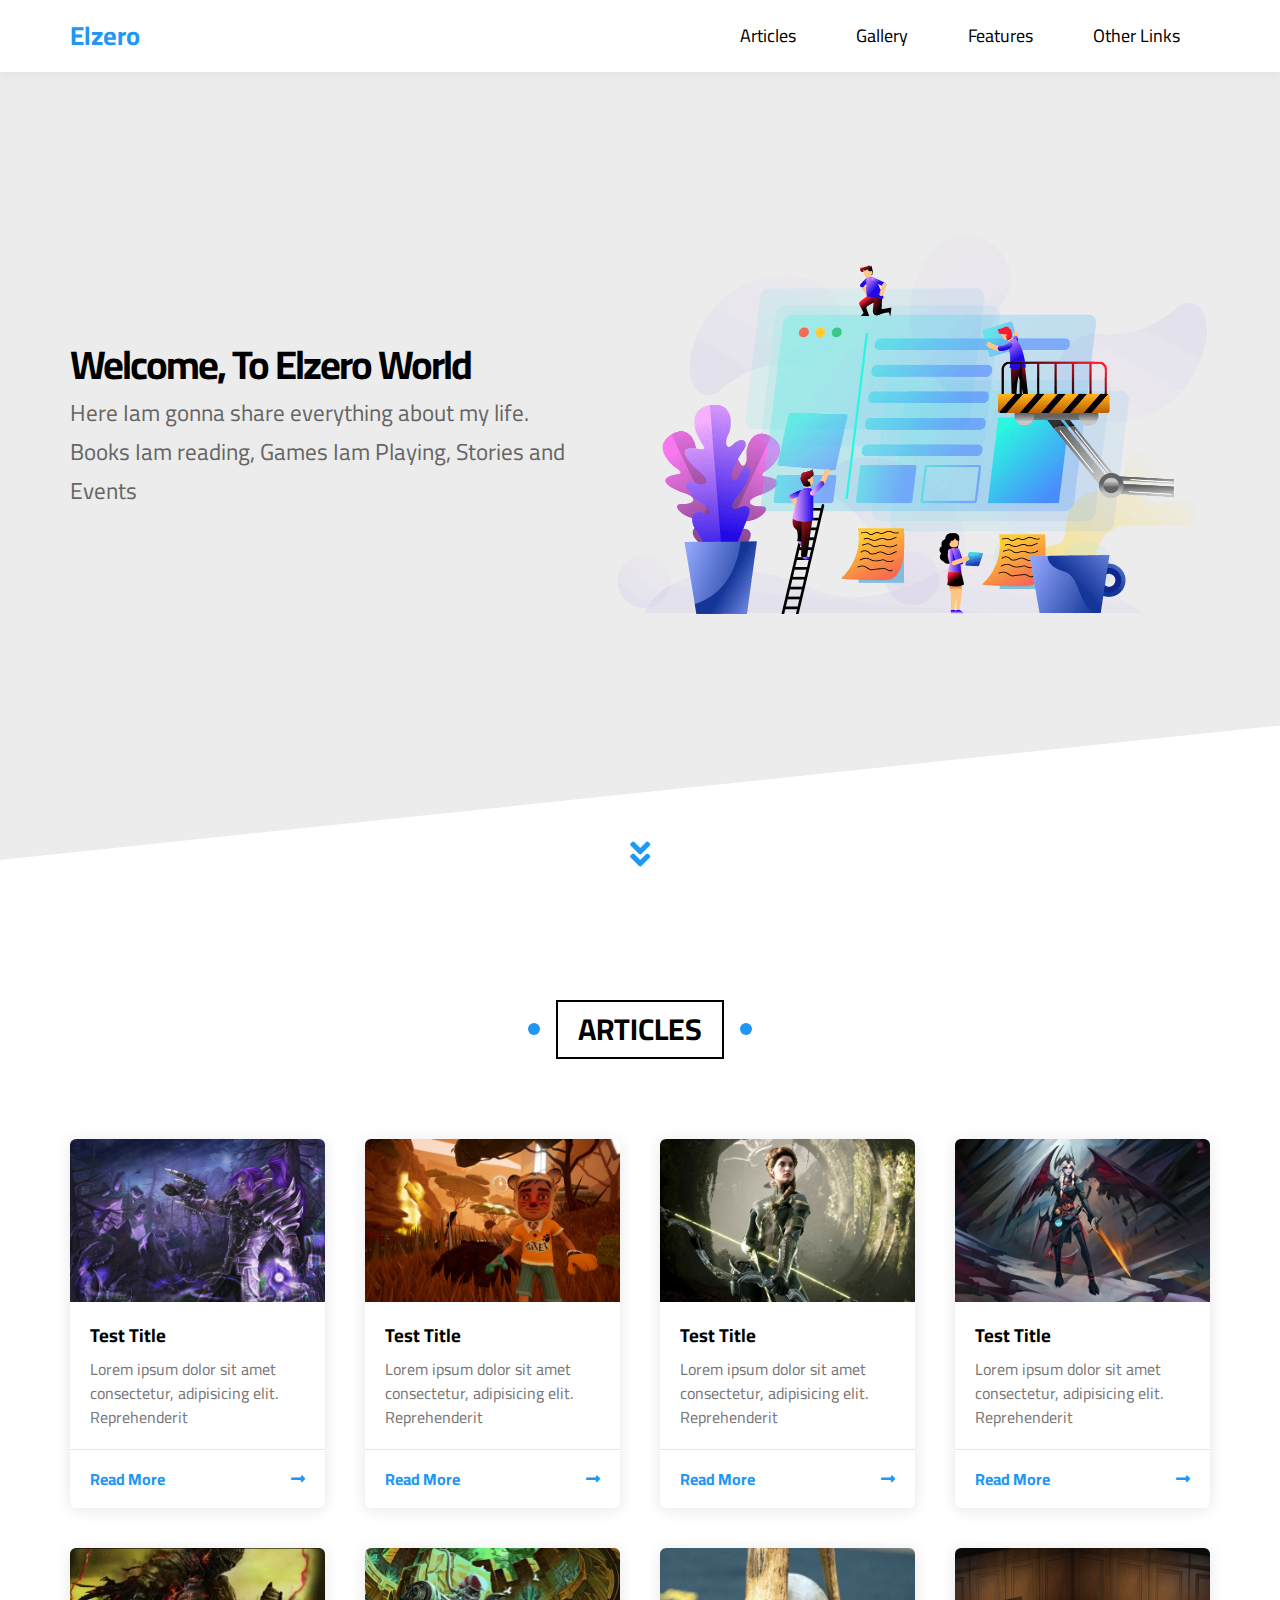
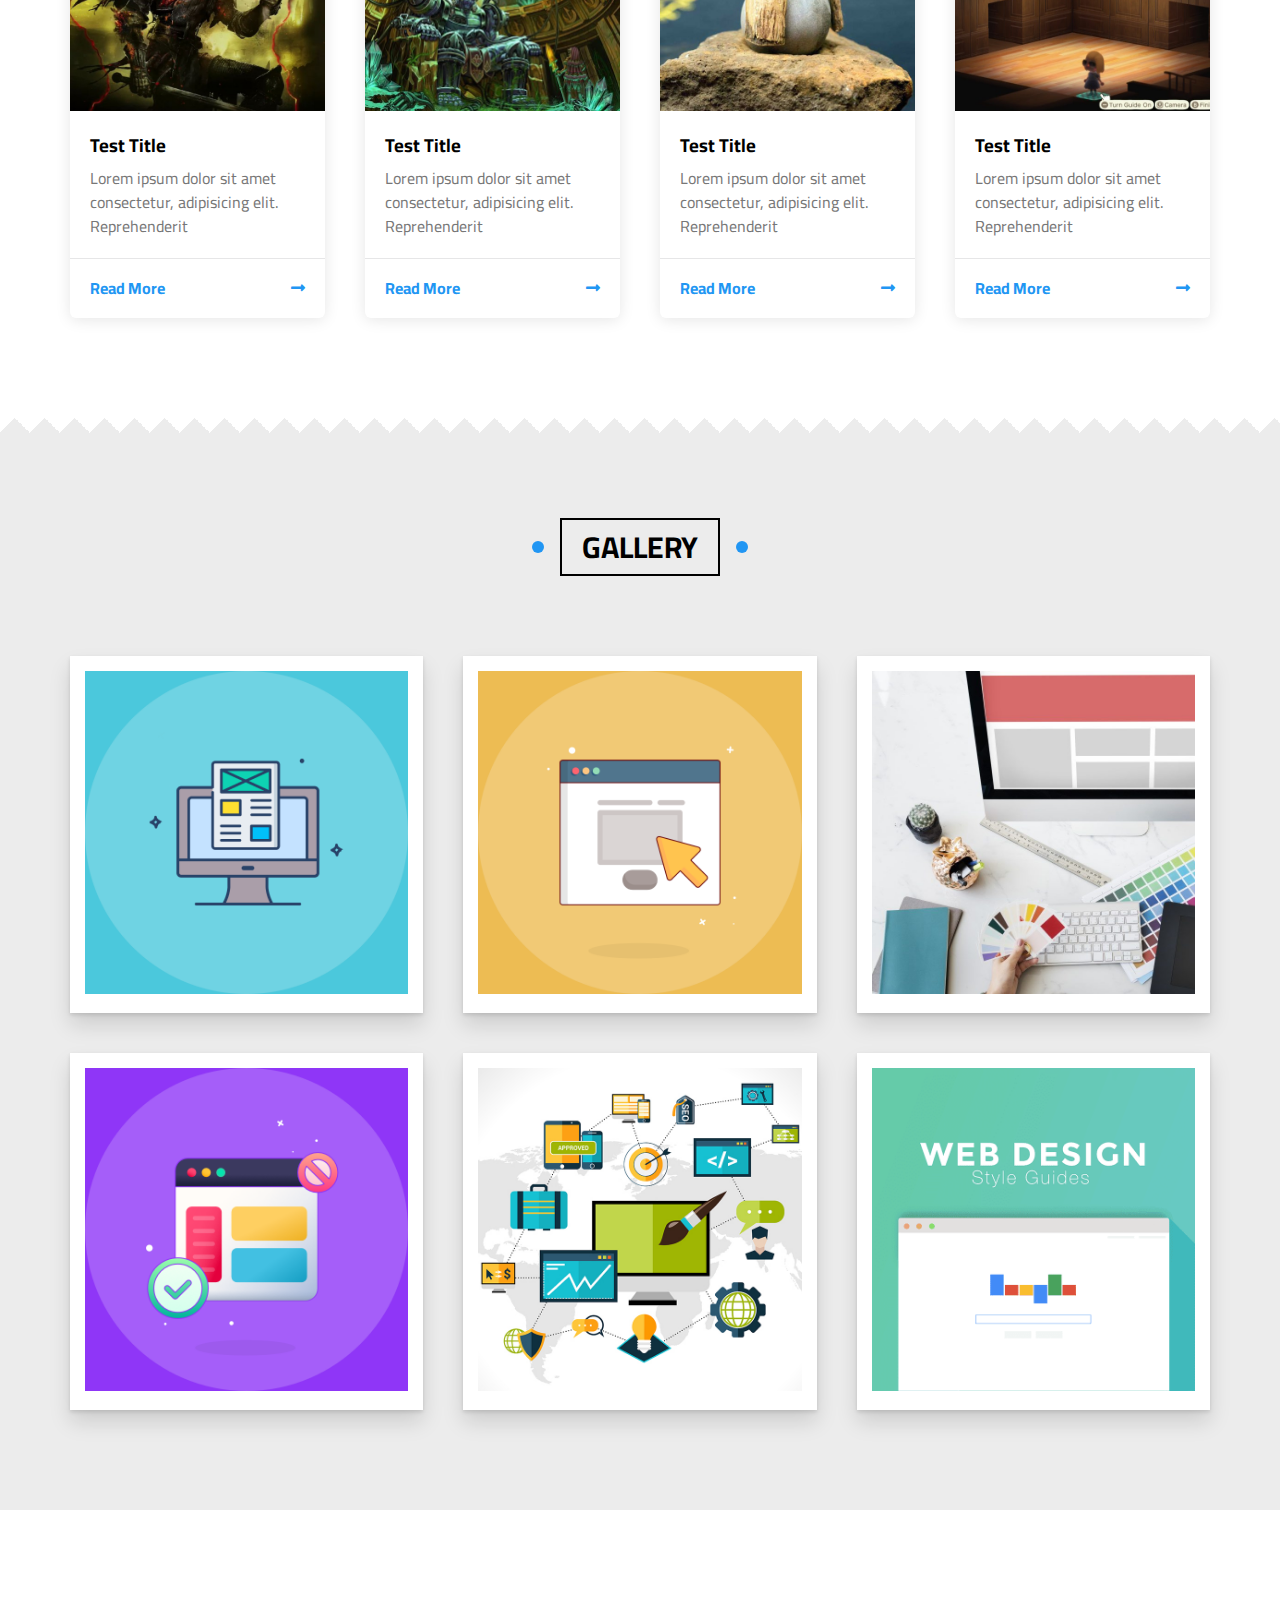
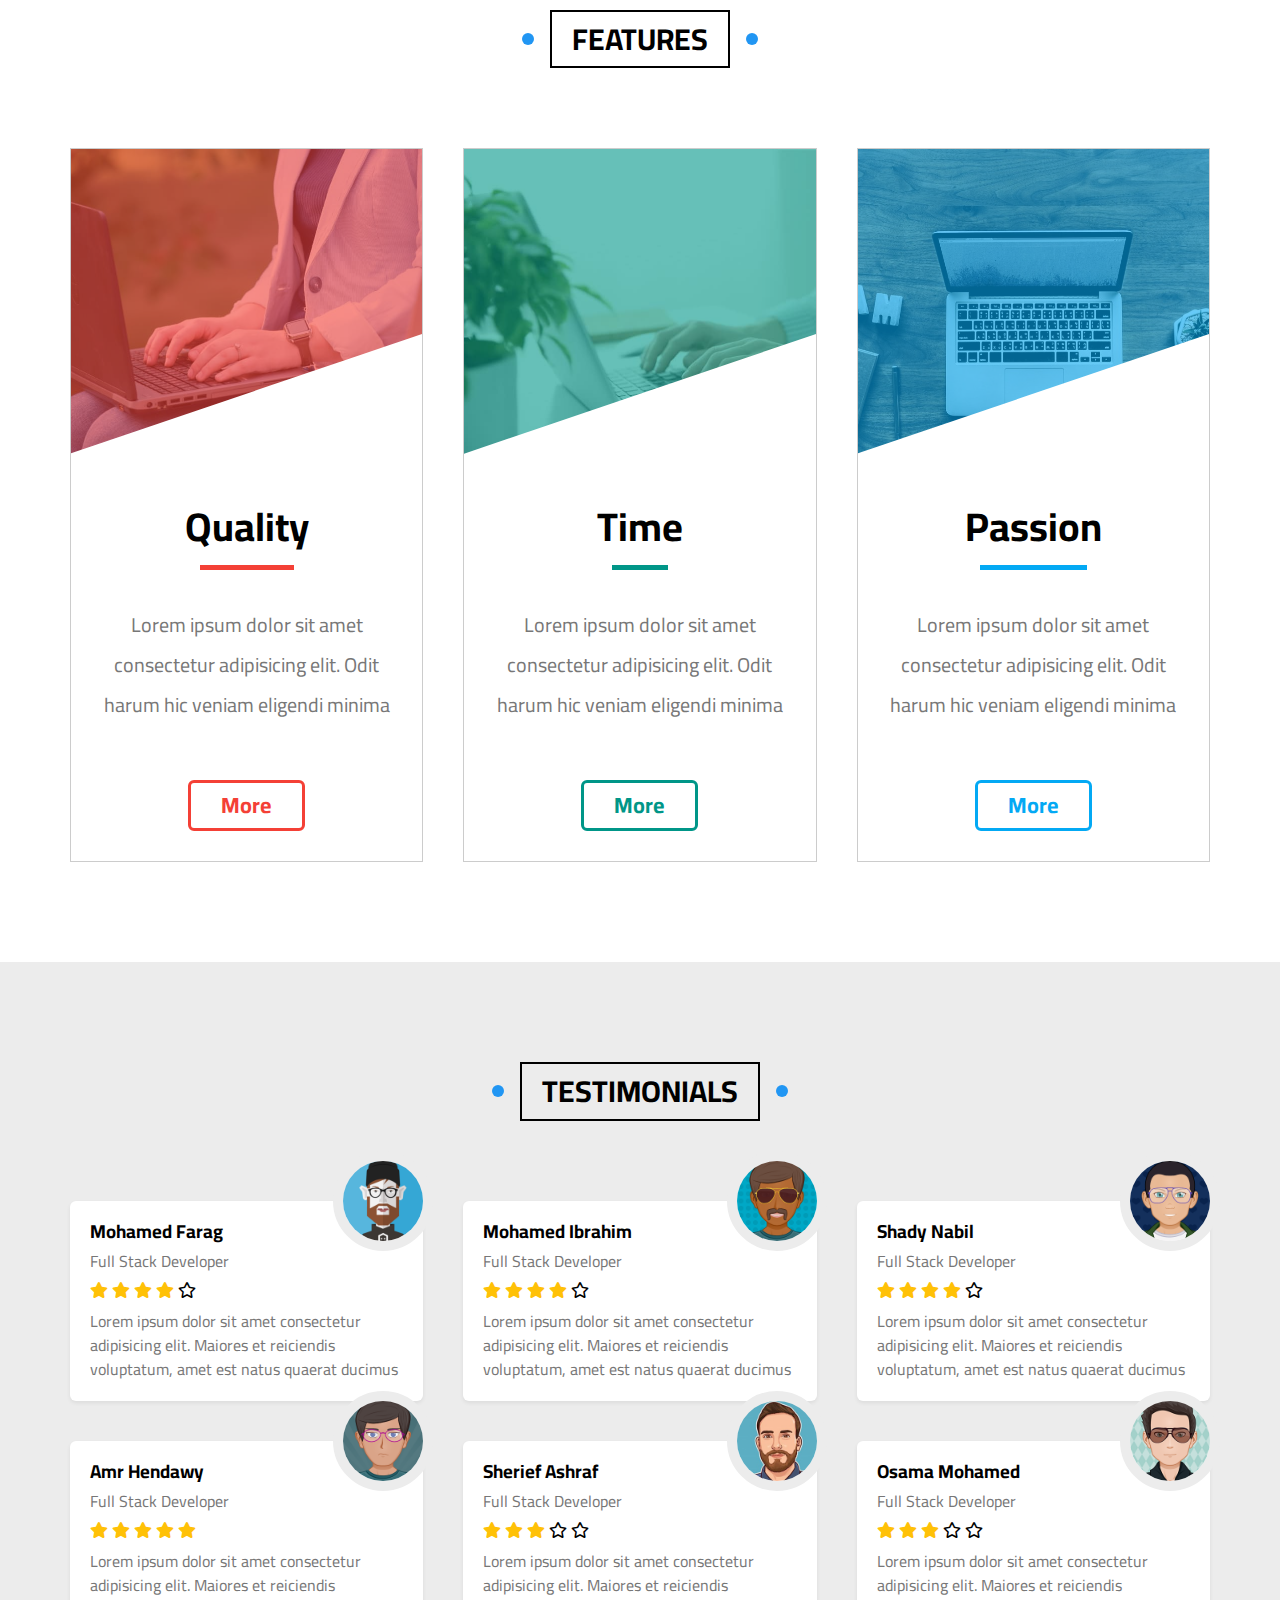
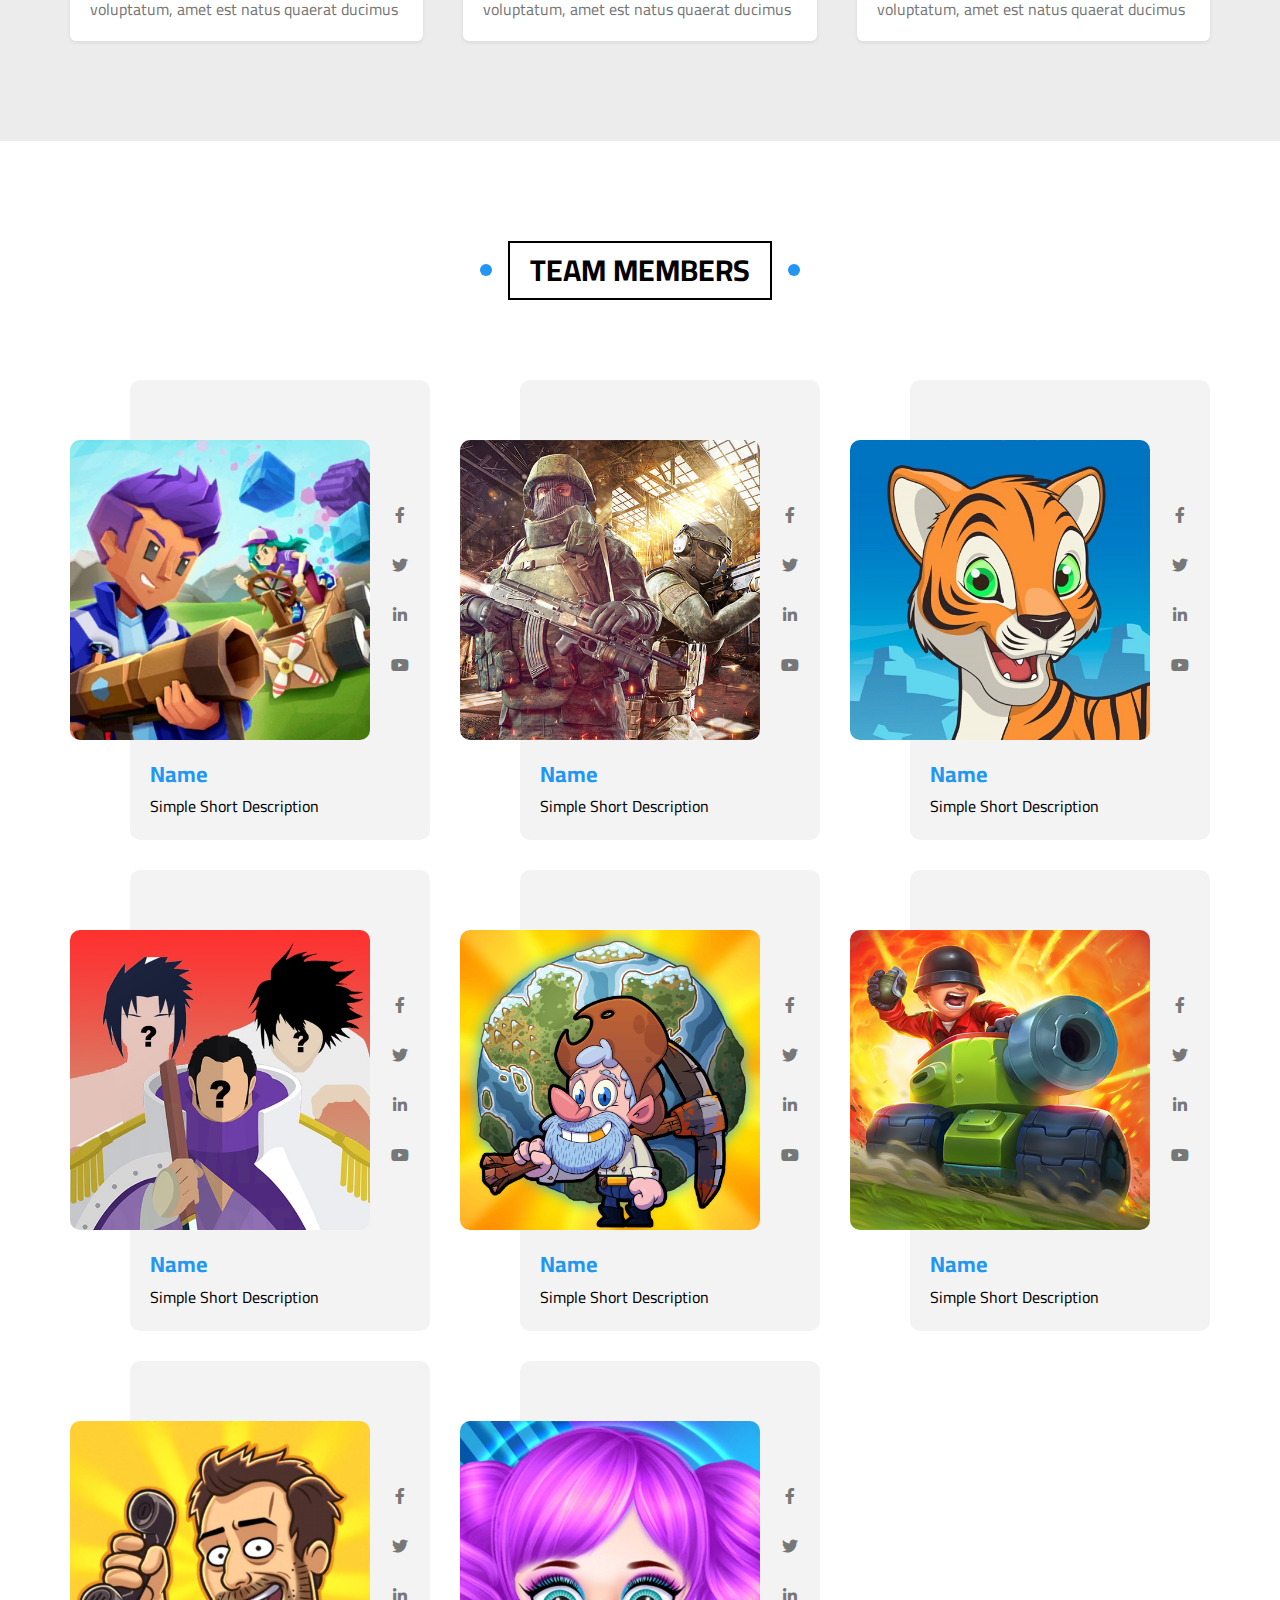
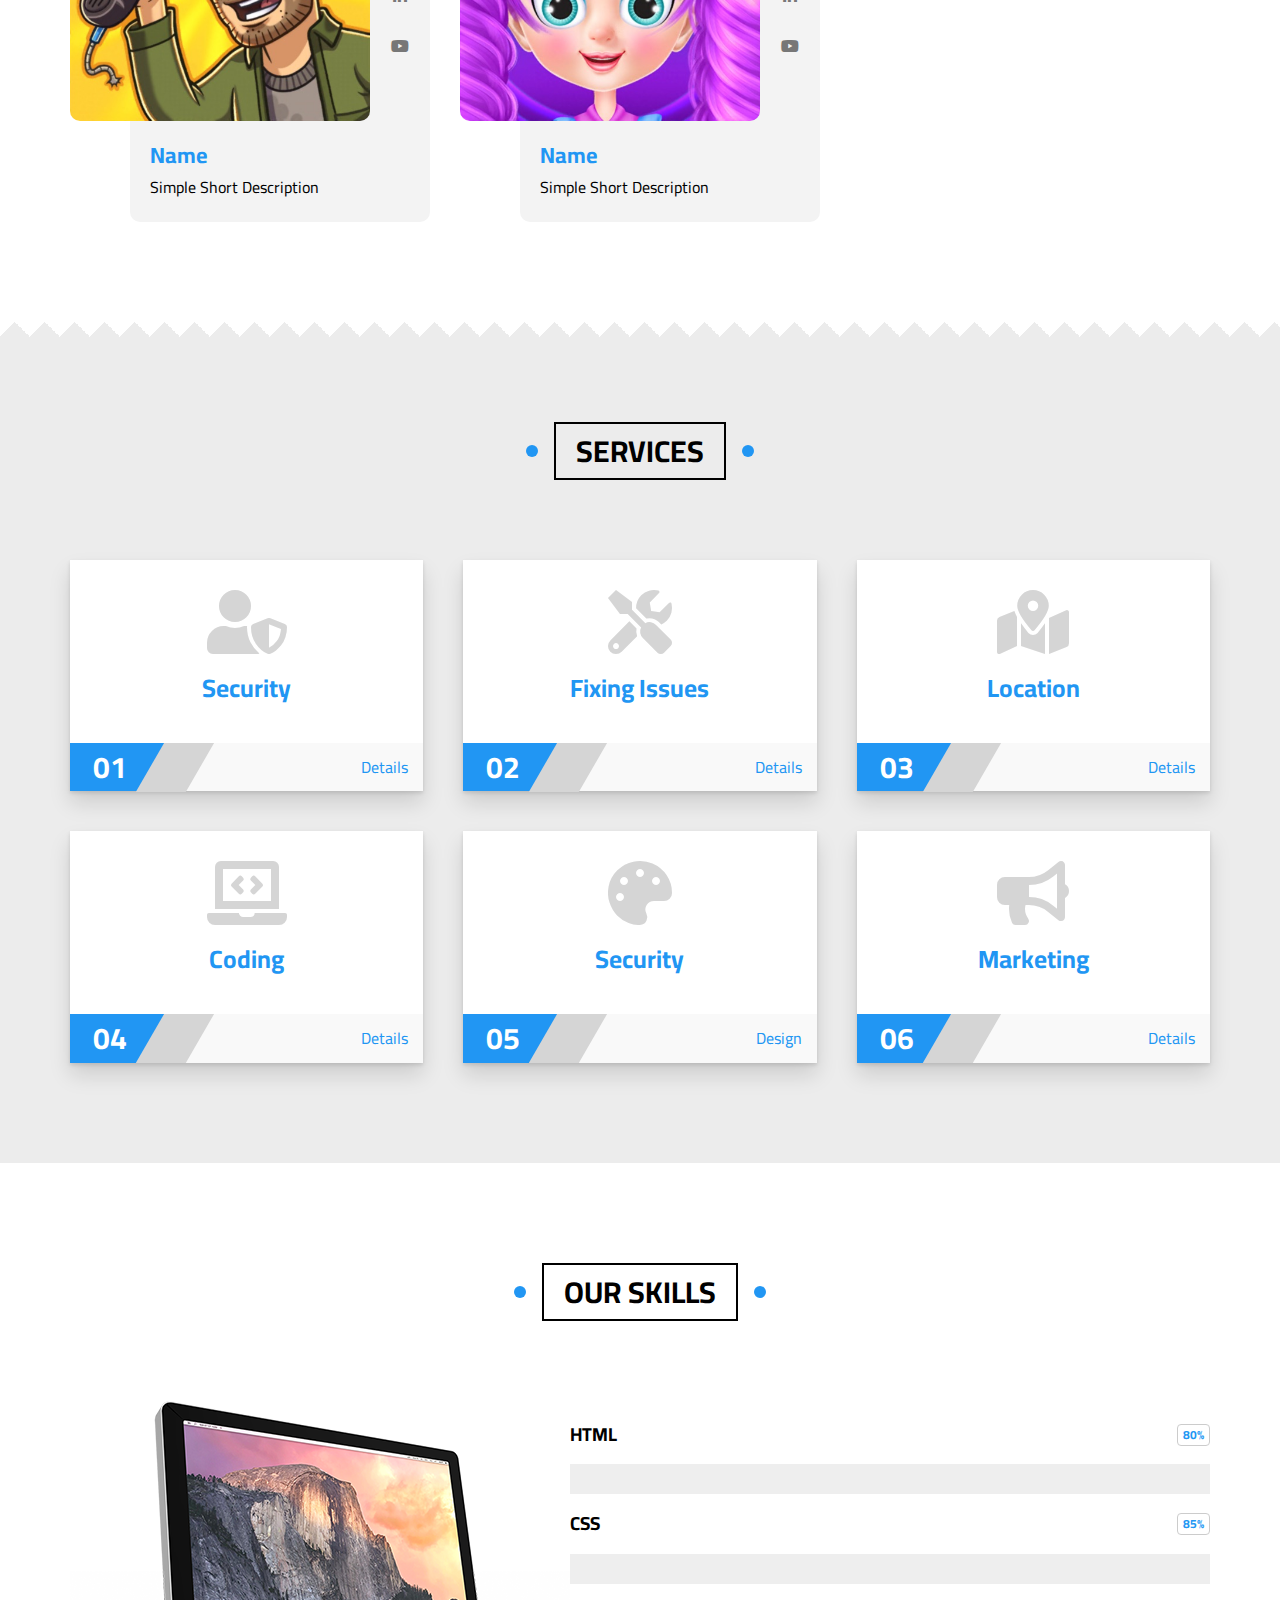
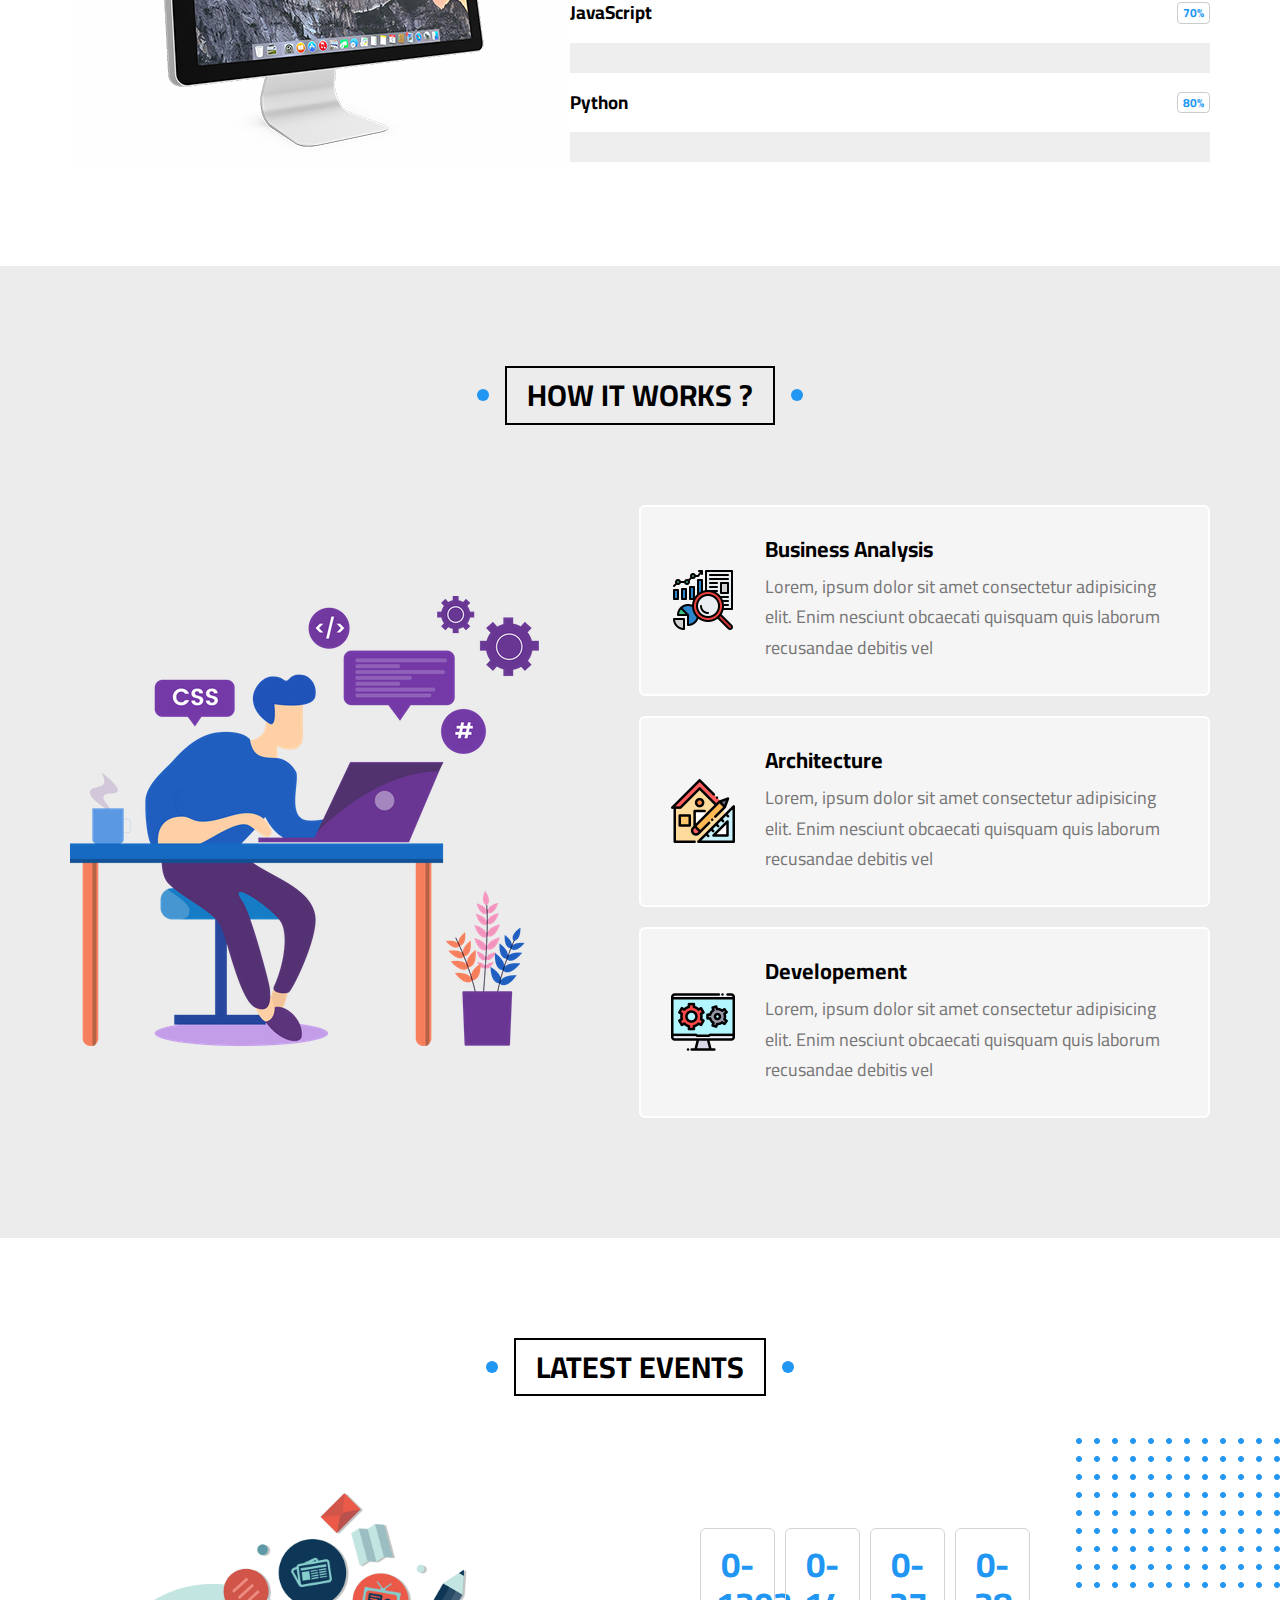
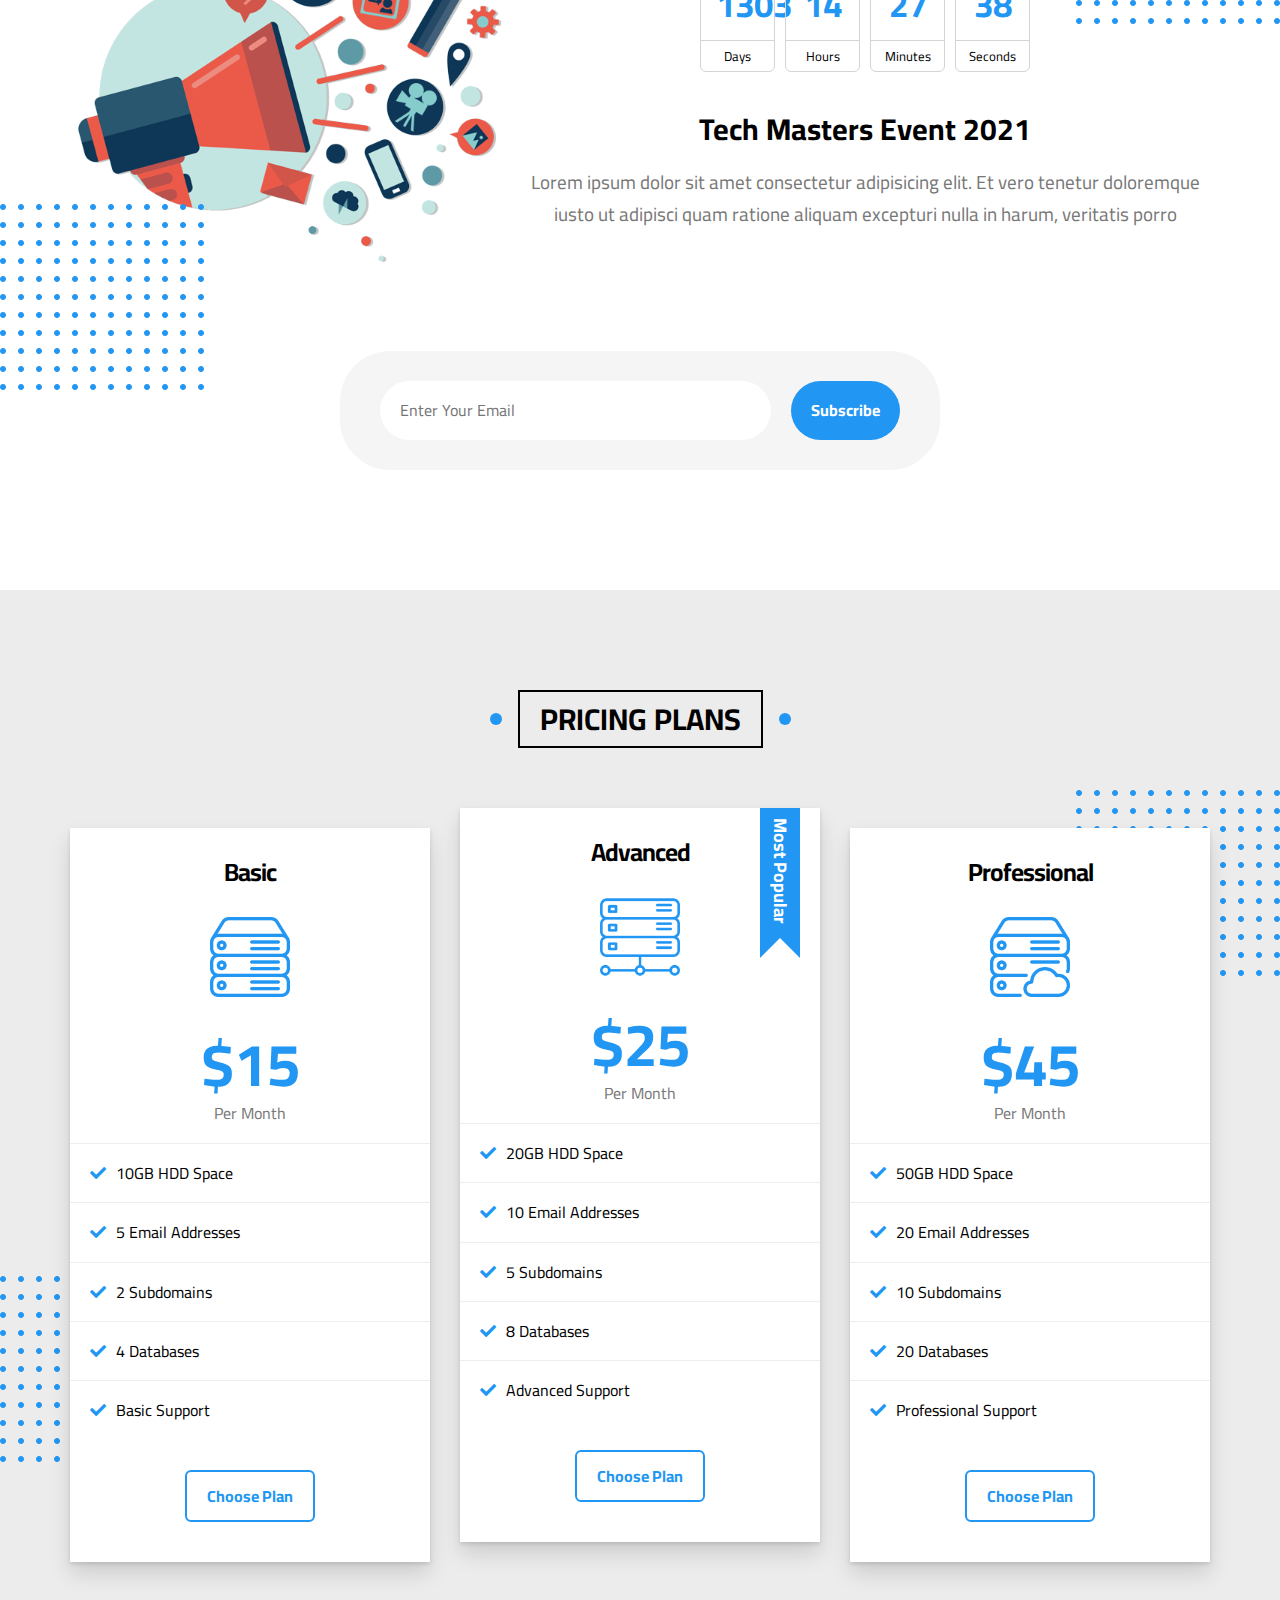
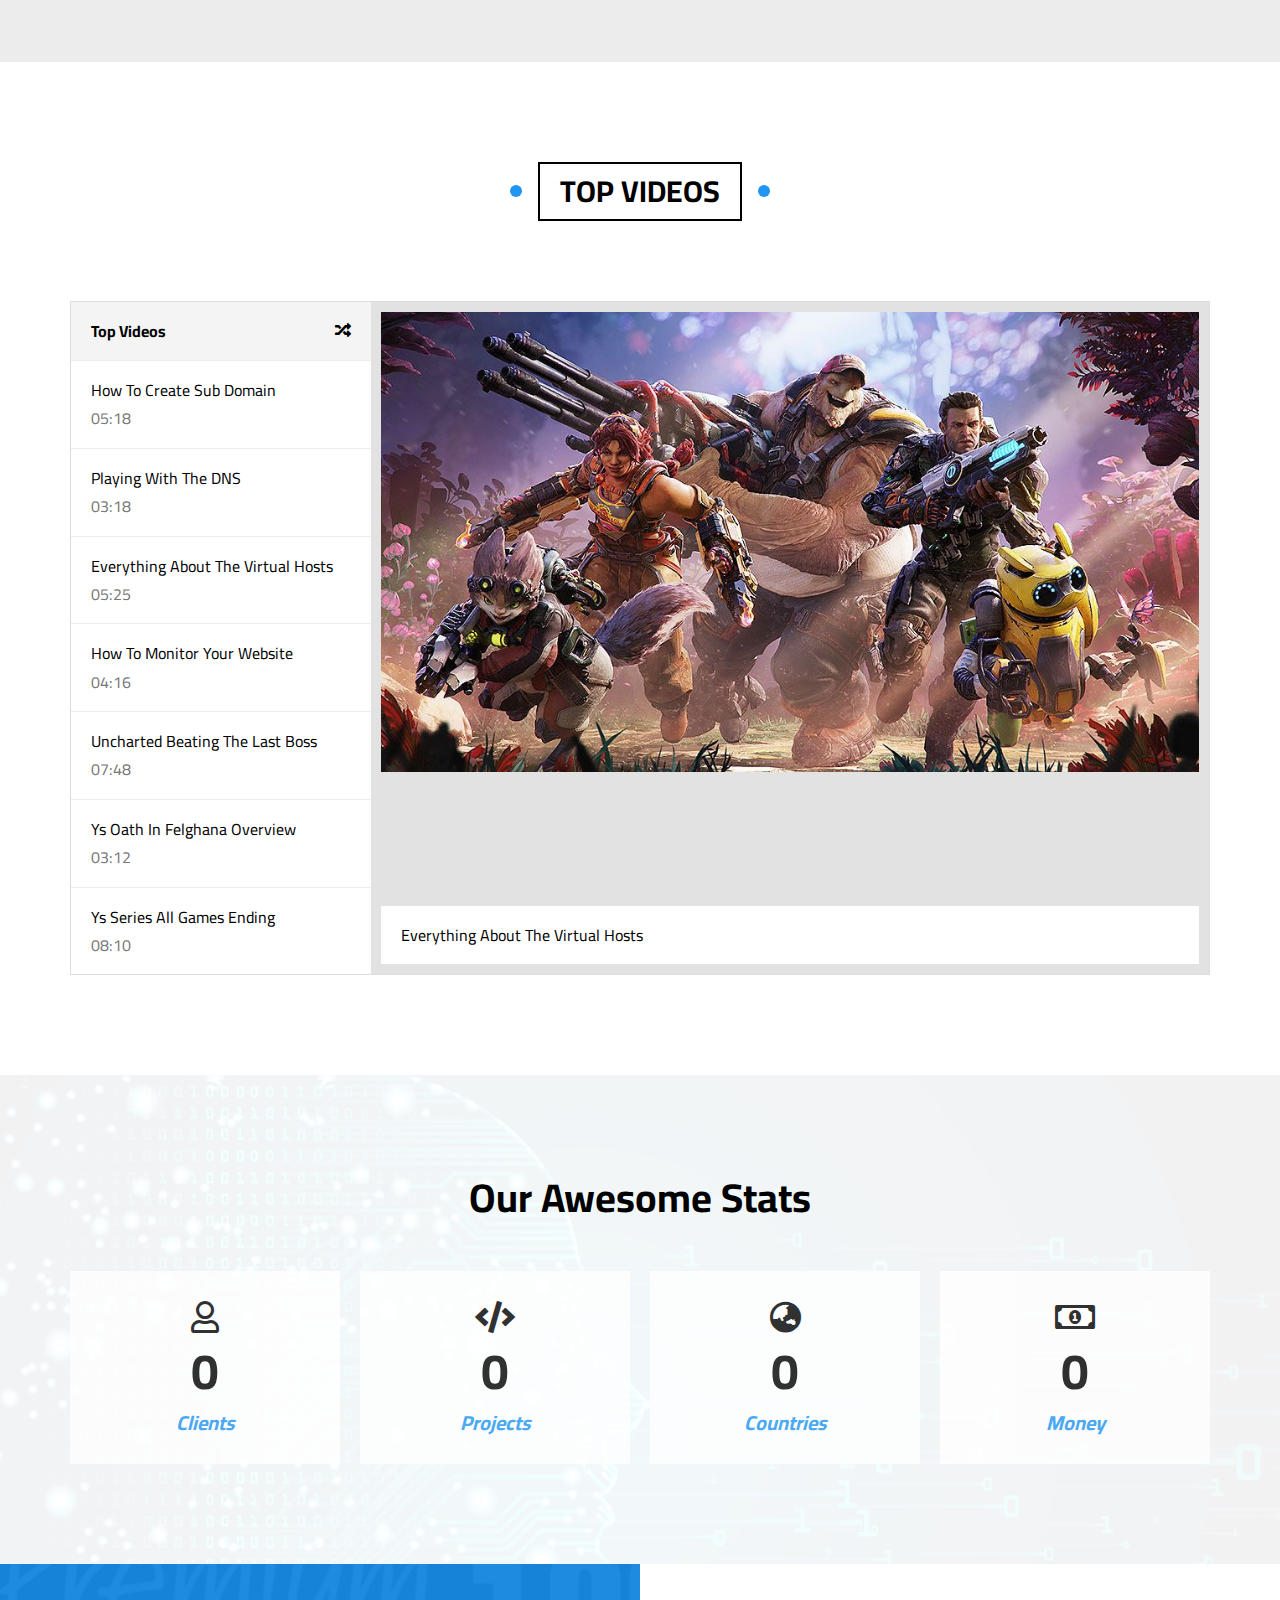
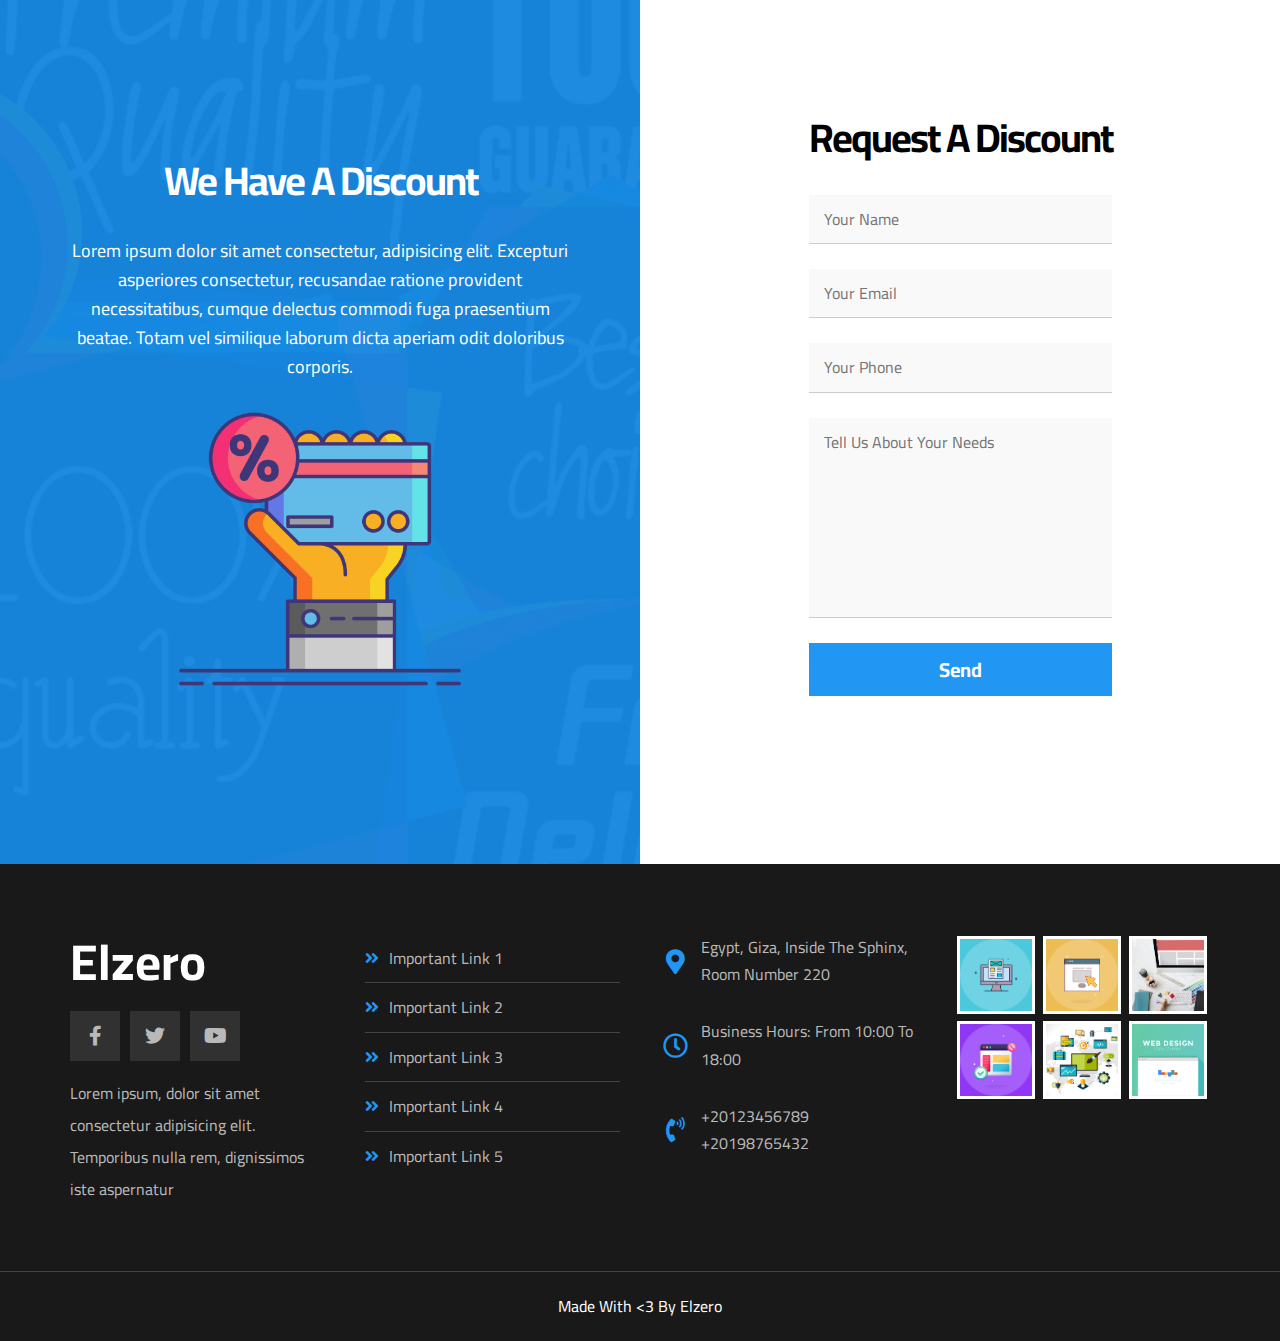
<file: template_2/index.html>
<!DOCTYPE html>
<html lang="en">
  <head>
    <meta charset="UTF-8" />
    <meta http-equiv="X-UA-Compatible" content="IE=edge" />
    <meta name="viewport" content="width=device-width, initial-scale=1.0" />
    <title>Elzero</title>
    <link rel="stylesheet" href="css/normalize.css" />
    <link rel="stylesheet" href="css/elzero.css" />
    <!-- Font Awesome -->
    <link rel="stylesheet" href="css/all.min.css" />
    <!-- Google Fonts -->
    <link rel="preconnect" href="https://fonts.googleapis.com" />
    <link rel="preconnect" href="https://fonts.gstatic.com" crossorigin />
    <link href="https://fonts.googleapis.com/css2?family=Cairo:wght@300;400;700&display=swap" rel="stylesheet" />
  </head>
  <body>
    <!-- Start Header -->
    <div class="header" id="header">
      <div class="container">
        <a href="#" class="logo">Elzero</a>
        <ul class="main-nav">
          <li><a href="#articles">Articles</a></li>
          <li><a href="#gallery">Gallery</a></li>
          <li><a href="#features">Features</a></li>
          <li>
            <a href="#">Other Links</a>
            <!-- Start Megamenu -->
            <div class="mega-menu">
              <div class="image">
                <img src="imgs/megamenu.png" alt="" />
              </div>
              <ul class="links">
                <li>
                  <a href="#testimonials"><i class="far fa-comments fa-fw"></i> Testimonials</a>
                </li>
                <li>
                  <a href="#team"><i class="far fa-user fa-fw"></i> Team Members</a>
                </li>
                <li>
                  <a href="#services"><i class="far fa-building fa-fw"></i> Services</a>
                </li>
                <li>
                  <a href="#our-skills"><i class="far fa-check-circle fa-fw"></i> Our Skills</a>
                </li>
                <li>
                  <a href="#work-steps"><i class="far fa-clipboard fa-fw"></i> How It Works</a>
                </li>
              </ul>
              <ul class="links">
                <li>
                  <a href="#events"><i class="far fa-calendar-alt fa-fw"></i> Events</a>
                </li>
                <li>
                  <a href="#pricing"><i class="fas fa-server fa-fw"></i> Pricing Plans</a>
                </li>
                <li>
                  <a href="#video"><i class="far fa-play-circle fa-fw"></i> Top Videos</a>
                </li>
                <li>
                  <a href="#stats"><i class="far fa-chart-bar fa-fw"></i> Stats</a>
                </li>
                <li>
                  <a href="#discount"><i class="fas fa-percent fa-fw"></i> Request A Discount</a>
                </li>
              </ul>
            </div>
            <!-- End Megamenu -->
          </li>
        </ul>
      </div>
    </div>
    <!-- End Header -->
    <!-- Start Landing -->
    <div class="landing">
      <div class="container">
        <div class="text">
          <h1>Welcome, To Elzero World</h1>
          <p>Here Iam gonna share everything about my life. Books Iam reading, Games Iam Playing, Stories and Events</p>
        </div>
        <div class="image">
          <img src="imgs/landing-image.png" alt="" />
        </div>
      </div>
      <a href="#articles" class="go-down">
        <i class="fas fa-angle-double-down fa-2x"></i>
      </a>
    </div>
    <!-- End Landing -->
    <!-- Start Articles -->
    <div class="articles" id="articles">
      <h2 class="main-title">Articles</h2>
      <div class="container">
        <div class="box">
          <img src="imgs/cat-01.jpg" alt="" />
          <div class="content">
            <h3>Test Title</h3>
            <p>Lorem ipsum dolor sit amet consectetur, adipisicing elit. Reprehenderit</p>
          </div>
          <div class="info">
            <a href="">Read More</a>
            <i class="fas fa-long-arrow-alt-right"></i>
          </div>
        </div>
        <div class="box">
          <img src="imgs/cat-02.jpg" alt="" />
          <div class="content">
            <h3>Test Title</h3>
            <p>Lorem ipsum dolor sit amet consectetur, adipisicing elit. Reprehenderit</p>
          </div>
          <div class="info">
            <a href="">Read More</a>
            <i class="fas fa-long-arrow-alt-right"></i>
          </div>
        </div>
        <div class="box">
          <img src="imgs/cat-03.jpg" alt="" />
          <div class="content">
            <h3>Test Title</h3>
            <p>Lorem ipsum dolor sit amet consectetur, adipisicing elit. Reprehenderit</p>
          </div>
          <div class="info">
            <a href="">Read More</a>
            <i class="fas fa-long-arrow-alt-right"></i>
          </div>
        </div>
        <div class="box">
          <img src="imgs/cat-04.jpg" alt="" />
          <div class="content">
            <h3>Test Title</h3>
            <p>Lorem ipsum dolor sit amet consectetur, adipisicing elit. Reprehenderit</p>
          </div>
          <div class="info">
            <a href="">Read More</a>
            <i class="fas fa-long-arrow-alt-right"></i>
          </div>
        </div>
        <div class="box">
          <img src="imgs/cat-05.jpg" alt="" />
          <div class="content">
            <h3>Test Title</h3>
            <p>Lorem ipsum dolor sit amet consectetur, adipisicing elit. Reprehenderit</p>
          </div>
          <div class="info">
            <a href="">Read More</a>
            <i class="fas fa-long-arrow-alt-right"></i>
          </div>
        </div>
        <div class="box">
          <img src="imgs/cat-06.jpg" alt="" />
          <div class="content">
            <h3>Test Title</h3>
            <p>Lorem ipsum dolor sit amet consectetur, adipisicing elit. Reprehenderit</p>
          </div>
          <div class="info">
            <a href="">Read More</a>
            <i class="fas fa-long-arrow-alt-right"></i>
          </div>
        </div>
        <div class="box">
          <img src="imgs/cat-07.jpg" alt="" />
          <div class="content">
            <h3>Test Title</h3>
            <p>Lorem ipsum dolor sit amet consectetur, adipisicing elit. Reprehenderit</p>
          </div>
          <div class="info">
            <a href="">Read More</a>
            <i class="fas fa-long-arrow-alt-right"></i>
          </div>
        </div>
        <div class="box">
          <img src="imgs/cat-08.jpg" alt="" />
          <div class="content">
            <h3>Test Title</h3>
            <p>Lorem ipsum dolor sit amet consectetur, adipisicing elit. Reprehenderit</p>
          </div>
          <div class="info">
            <a href="">Read More</a>
            <i class="fas fa-long-arrow-alt-right"></i>
          </div>
        </div>
      </div>
    </div>
    <div class="spikes"></div>
    <!-- End Articles -->
    <!-- Start Gallery -->
    <div class="gallery" id="gallery">
      <h2 class="main-title">Gallery</h2>
      <div class="container">
        <div class="box">
          <div class="image">
            <img src="imgs/gallery-01.png" alt="" />
          </div>
        </div>
        <div class="box">
          <div class="image">
            <img src="imgs/gallery-02.png" alt="" />
          </div>
        </div>
        <div class="box">
          <div class="image">
            <img src="imgs/gallery-03.jpg" alt="" />
          </div>
        </div>
        <div class="box">
          <div class="image">
            <img src="imgs/gallery-04.png" alt="" />
          </div>
        </div>
        <div class="box">
          <div class="image">
            <img src="imgs/gallery-05.jpg" alt="" />
          </div>
        </div>
        <div class="box">
          <div class="image">
            <img src="imgs/gallery-06.png" alt="" />
          </div>
        </div>
      </div>
    </div>
    <!-- End Gallery -->
    <!-- Start Features -->
    <div class="features" id="features">
      <h2 class="main-title">Features</h2>
      <div class="container">
        <div class="box quality">
          <div class="img-holder"><img src="imgs/features-01.jpg" alt="" /></div>
          <h2>Quality</h2>
          <p>Lorem ipsum dolor sit amet consectetur adipisicing elit. Odit harum hic veniam eligendi minima</p>
          <a href="#">More</a>
        </div>
        <div class="box time">
          <div class="img-holder"><img src="imgs/features-02.jpg" alt="" /></div>
          <h2>Time</h2>
          <p>Lorem ipsum dolor sit amet consectetur adipisicing elit. Odit harum hic veniam eligendi minima</p>
          <a href="#">More</a>
        </div>
        <div class="box passion">
          <div class="img-holder"><img src="imgs/features-03.jpg" alt="" /></div>
          <h2>Passion</h2>
          <p>Lorem ipsum dolor sit amet consectetur adipisicing elit. Odit harum hic veniam eligendi minima</p>
          <a href="#">More</a>
        </div>
      </div>
    </div>
    <!-- End Features -->
    <!-- Start Testimonials -->
    <div class="testimonials" id="testimonials">
      <h2 class="main-title">Testimonials</h2>
      <div class="container">
        <div class="box">
          <img src="imgs/avatar-01.png" alt="" />
          <h3>Mohamed Farag</h3>
          <span class="title">Full Stack Developer</span>
          <div class="rate">
            <i class="filled fas fa-star"></i>
            <i class="filled fas fa-star"></i>
            <i class="filled fas fa-star"></i>
            <i class="filled fas fa-star"></i>
            <i class="far fa-star"></i>
          </div>
          <p>
            Lorem ipsum dolor sit amet consectetur adipisicing elit. Maiores et reiciendis voluptatum, amet est natus
            quaerat ducimus
          </p>
        </div>
        <div class="box">
          <img src="imgs/avatar-02.png" alt="" />
          <h3>Mohamed Ibrahim</h3>
          <span class="title">Full Stack Developer</span>
          <div class="rate">
            <i class="filled fas fa-star"></i>
            <i class="filled fas fa-star"></i>
            <i class="filled fas fa-star"></i>
            <i class="filled fas fa-star"></i>
            <i class="far fa-star"></i>
          </div>
          <p>
            Lorem ipsum dolor sit amet consectetur adipisicing elit. Maiores et reiciendis voluptatum, amet est natus
            quaerat ducimus
          </p>
        </div>
        <div class="box">
          <img src="imgs/avatar-03.png" alt="" />
          <h3>Shady Nabil</h3>
          <span class="title">Full Stack Developer</span>
          <div class="rate">
            <i class="filled fas fa-star"></i>
            <i class="filled fas fa-star"></i>
            <i class="filled fas fa-star"></i>
            <i class="filled fas fa-star"></i>
            <i class="far fa-star"></i>
          </div>
          <p>
            Lorem ipsum dolor sit amet consectetur adipisicing elit. Maiores et reiciendis voluptatum, amet est natus
            quaerat ducimus
          </p>
        </div>
        <div class="box">
          <img src="imgs/avatar-04.png" alt="" />
          <h3>Amr Hendawy</h3>
          <span class="title">Full Stack Developer</span>
          <div class="rate">
            <i class="filled fas fa-star"></i>
            <i class="filled fas fa-star"></i>
            <i class="filled fas fa-star"></i>
            <i class="filled fas fa-star"></i>
            <i class="filled fas fa-star"></i>
          </div>
          <p>
            Lorem ipsum dolor sit amet consectetur adipisicing elit. Maiores et reiciendis voluptatum, amet est natus
            quaerat ducimus
          </p>
        </div>
        <div class="box">
          <img src="imgs/avatar-05.png" alt="" />
          <h3>Sherief Ashraf</h3>
          <span class="title">Full Stack Developer</span>
          <div class="rate">
            <i class="filled fas fa-star"></i>
            <i class="filled fas fa-star"></i>
            <i class="filled fas fa-star"></i>
            <i class="far fa-star"></i>
            <i class="far fa-star"></i>
          </div>
          <p>
            Lorem ipsum dolor sit amet consectetur adipisicing elit. Maiores et reiciendis voluptatum, amet est natus
            quaerat ducimus
          </p>
        </div>
        <div class="box">
          <img src="imgs/avatar-06.png" alt="" />
          <h3>Osama Mohamed</h3>
          <span class="title">Full Stack Developer</span>
          <div class="rate">
            <i class="filled fas fa-star"></i>
            <i class="filled fas fa-star"></i>
            <i class="filled fas fa-star"></i>
            <i class="far fa-star"></i>
            <i class="far fa-star"></i>
          </div>
          <p>
            Lorem ipsum dolor sit amet consectetur adipisicing elit. Maiores et reiciendis voluptatum, amet est natus
            quaerat ducimus
          </p>
        </div>
      </div>
    </div>
    <!-- End Testimonials -->
    <!-- Start Team -->
    <div class="team" id="team">
      <h2 class="main-title">Team Members</h2>
      <div class="container">
        <div class="box">
          <div class="data">
            <img src="imgs/team-01.jpg" alt="" />
            <div class="social">
              <a href="#">
                <i class="fab fa-facebook-f"></i>
              </a>
              <a href="#">
                <i class="fab fa-twitter"></i>
              </a>
              <a href="#">
                <i class="fab fa-linkedin-in"></i>
              </a>
              <a href="#">
                <i class="fab fa-youtube"></i>
              </a>
            </div>
          </div>
          <div class="info">
            <h3>Name</h3>
            <p>Simple Short Description</p>
          </div>
        </div>
        <div class="box">
          <div class="data">
            <img src="imgs/team-02.jpg" alt="" />
            <div class="social">
              <a href="#">
                <i class="fab fa-facebook-f"></i>
              </a>
              <a href="#">
                <i class="fab fa-twitter"></i>
              </a>
              <a href="#">
                <i class="fab fa-linkedin-in"></i>
              </a>
              <a href="#">
                <i class="fab fa-youtube"></i>
              </a>
            </div>
          </div>
          <div class="info">
            <h3>Name</h3>
            <p>Simple Short Description</p>
          </div>
        </div>
        <div class="box">
          <div class="data">
            <img src="imgs/team-03.jpg" alt="" />
            <div class="social">
              <a href="#">
                <i class="fab fa-facebook-f"></i>
              </a>
              <a href="#">
                <i class="fab fa-twitter"></i>
              </a>
              <a href="#">
                <i class="fab fa-linkedin-in"></i>
              </a>
              <a href="#">
                <i class="fab fa-youtube"></i>
              </a>
            </div>
          </div>
          <div class="info">
            <h3>Name</h3>
            <p>Simple Short Description</p>
          </div>
        </div>
        <div class="box">
          <div class="data">
            <img src="imgs/team-04.jpg" alt="" />
            <div class="social">
              <a href="#">
                <i class="fab fa-facebook-f"></i>
              </a>
              <a href="#">
                <i class="fab fa-twitter"></i>
              </a>
              <a href="#">
                <i class="fab fa-linkedin-in"></i>
              </a>
              <a href="#">
                <i class="fab fa-youtube"></i>
              </a>
            </div>
          </div>
          <div class="info">
            <h3>Name</h3>
            <p>Simple Short Description</p>
          </div>
        </div>
        <div class="box">
          <div class="data">
            <img src="imgs/team-05.png" alt="" />
            <div class="social">
              <a href="#">
                <i class="fab fa-facebook-f"></i>
              </a>
              <a href="#">
                <i class="fab fa-twitter"></i>
              </a>
              <a href="#">
                <i class="fab fa-linkedin-in"></i>
              </a>
              <a href="#">
                <i class="fab fa-youtube"></i>
              </a>
            </div>
          </div>
          <div class="info">
            <h3>Name</h3>
            <p>Simple Short Description</p>
          </div>
        </div>
        <div class="box">
          <div class="data">
            <img src="imgs/team-06.png" alt="" />
            <div class="social">
              <a href="#">
                <i class="fab fa-facebook-f"></i>
              </a>
              <a href="#">
                <i class="fab fa-twitter"></i>
              </a>
              <a href="#">
                <i class="fab fa-linkedin-in"></i>
              </a>
              <a href="#">
                <i class="fab fa-youtube"></i>
              </a>
            </div>
          </div>
          <div class="info">
            <h3>Name</h3>
            <p>Simple Short Description</p>
          </div>
        </div>
        <div class="box">
          <div class="data">
            <img src="imgs/team-07.jpg" alt="" />
            <div class="social">
              <a href="#">
                <i class="fab fa-facebook-f"></i>
              </a>
              <a href="#">
                <i class="fab fa-twitter"></i>
              </a>
              <a href="#">
                <i class="fab fa-linkedin-in"></i>
              </a>
              <a href="#">
                <i class="fab fa-youtube"></i>
              </a>
            </div>
          </div>
          <div class="info">
            <h3>Name</h3>
            <p>Simple Short Description</p>
          </div>
        </div>
        <div class="box">
          <div class="data">
            <img src="imgs/team-08.jpg" alt="" />
            <div class="social">
              <a href="#">
                <i class="fab fa-facebook-f"></i>
              </a>
              <a href="#">
                <i class="fab fa-twitter"></i>
              </a>
              <a href="#">
                <i class="fab fa-linkedin-in"></i>
              </a>
              <a href="#">
                <i class="fab fa-youtube"></i>
              </a>
            </div>
          </div>
          <div class="info">
            <h3>Name</h3>
            <p>Simple Short Description</p>
          </div>
        </div>
      </div>
    </div>
    <div class="spikes"></div>
    <!-- End Team -->
    <!-- Start Services -->
    <div class="services" id="services">
      <h2 class="main-title">Services</h2>
      <div class="container">
        <div class="box">
          <i class="fas fa-user-shield fa-4x"></i>
          <h3>Security</h3>
          <div class="info">
            <a href="#">Details</a>
          </div>
        </div>
        <div class="box">
          <i class="fas fa-tools fa-4x"></i>
          <h3>Fixing Issues</h3>
          <div class="info">
            <a href="#">Details</a>
          </div>
        </div>
        <div class="box">
          <i class="fas fa-map-marked-alt fa-4x"></i>
          <h3>Location</h3>
          <div class="info">
            <a href="#">Details</a>
          </div>
        </div>
        <div class="box">
          <i class="fas fa-laptop-code fa-4x"></i>
          <h3>Coding</h3>
          <div class="info">
            <a href="#">Details</a>
          </div>
        </div>
        <div class="box">
          <i class="fas fa-palette fa-4x"></i>
          <h3>Security</h3>
          <div class="info">
            <a href="#">Design</a>
          </div>
        </div>
        <div class="box">
          <i class="fas fa-bullhorn fa-4x"></i>
          <h3>Marketing</h3>
          <div class="info">
            <a href="#">Details</a>
          </div>
        </div>
      </div>
    </div>
    <!-- End Services -->
    <!-- Start Skills -->
    <div class="our-skills" id="our-skills">
      <h2 class="main-title">Our Skills</h2>
      <div class="container">
        <img src="imgs/skills.png" alt="" />
        <div class="skills">
          <div class="skill">
            <h3>HTML <span>80%</span></h3>
            <div class="the-progress">
              <span style="width: 0" data-width="80%"></span>
            </div>
          </div>
          <div class="skill">
            <h3>CSS <span>85%</span></h3>
            <div class="the-progress">
              <span style="width: 0" data-width="85%"></span>
            </div>
          </div>
          <div class="skill">
            <h3>JavaScript <span>70%</span></h3>
            <div class="the-progress">
              <span style="width: 0" data-width="70%"></span>
            </div>
          </div>
          <div class="skill">
            <h3>Python <span>80%</span></h3>
            <div class="the-progress">
              <span style="width: 0" data-width="80%"></span>
            </div>
          </div>
        </div>
      </div>
    </div>
    <!-- End Skills -->
    <!-- Start Work Steps -->
    <div class="work-steps" id="work-steps">
      <h2 class="main-title">How It Works ?</h2>
      <div class="container">
        <img src="imgs/work-steps.png" alt="" class="image" />
        <div class="info">
          <div class="box">
            <img src="imgs/work-steps-1.png" alt="" />
            <div class="text">
              <h3>Business Analysis</h3>
              <p>
                Lorem, ipsum dolor sit amet consectetur adipisicing elit. Enim nesciunt obcaecati quisquam quis laborum
                recusandae debitis vel
              </p>
            </div>
          </div>
          <div class="box">
            <img src="imgs/work-steps-2.png" alt="" />
            <div class="text">
              <h3>Architecture</h3>
              <p>
                Lorem, ipsum dolor sit amet consectetur adipisicing elit. Enim nesciunt obcaecati quisquam quis laborum
                recusandae debitis vel
              </p>
            </div>
          </div>
          <div class="box">
            <img src="imgs/work-steps-3.png" alt="" />
            <div class="text">
              <h3>Developement</h3>
              <p>
                Lorem, ipsum dolor sit amet consectetur adipisicing elit. Enim nesciunt obcaecati quisquam quis laborum
                recusandae debitis vel
              </p>
            </div>
          </div>
        </div>
      </div>
    </div>
    <!-- End Work Steps -->
    <!-- Start Events -->
    <div class="events" id="events">
      <div class="dots dots-up"></div>
      <div class="dots dots-down"></div>
      <h2 class="main-title">Latest Events</h2>
      <div class="container">
        <img src="imgs/events.png" alt="" />
        <div class="info">
          <div class="time">
            <div class="unit">
              <span class="days">15</span>
              <span>Days</span>
            </div>
            <div class="unit">
              <span class="hours">08</span>
              <span>Hours</span>
            </div>
            <div class="unit">
              <span class="minutes">45</span>
              <span>Minutes</span>
            </div>
            <div class="unit">
              <span class="seconds">55</span>
              <span>Seconds</span>
            </div>
          </div>
          <h2 class="title">Tech Masters Event 2021</h2>
          <p class="description">
            Lorem ipsum dolor sit amet consectetur adipisicing elit. Et vero tenetur doloremque iusto ut adipisci quam
            ratione aliquam excepturi nulla in harum, veritatis porro
          </p>
        </div>
        <div class="subscribe">
          <form action="">
            <input type="email" placeholder="Enter Your Email" />
            <input type="submit" value="Subscribe" />
          </form>
        </div>
      </div>
    </div>
    <!-- End Events -->
    <!-- Start Pricing -->
    <div class="pricing" id="pricing">
      <div class="dots dots-up"></div>
      <div class="dots dots-down"></div>
      <h2 class="main-title">Pricing Plans</h2>
      <div class="container">
        <div class="box">
          <div class="title">Basic</div>
          <img src="imgs/hosting-basic.png" alt="" />
          <div class="price">
            <span class="amount">$15</span>
            <span class="time">Per Month</span>
          </div>
          <ul>
            <li>10GB HDD Space</li>
            <li>5 Email Addresses</li>
            <li>2 Subdomains</li>
            <li>4 Databases</li>
            <li>Basic Support</li>
          </ul>
          <a href="#">Choose Plan</a>
        </div>
        <div class="box popular">
          <div class="label">Most Popular</div>
          <div class="title">Advanced</div>
          <img src="imgs/hosting-advanced.png" alt="" />
          <div class="price">
            <span class="amount">$25</span>
            <span class="time">Per Month</span>
          </div>
          <ul>
            <li>20GB HDD Space</li>
            <li>10 Email Addresses</li>
            <li>5 Subdomains</li>
            <li>8 Databases</li>
            <li>Advanced Support</li>
          </ul>
          <a href="#">Choose Plan</a>
        </div>
        <div class="box">
          <div class="title">Professional</div>
          <img src="imgs/hosting-professional.png" alt="" />
          <div class="price">
            <span class="amount">$45</span>
            <span class="time">Per Month</span>
          </div>
          <ul>
            <li>50GB HDD Space</li>
            <li>20 Email Addresses</li>
            <li>10 Subdomains</li>
            <li>20 Databases</li>
            <li>Professional Support</li>
          </ul>
          <a href="#">Choose Plan</a>
        </div>
      </div>
    </div>
    <!-- End Pricing -->
    <!-- Start Videos -->
    <div class="videos" id="videos">
      <h2 class="main-title">Top Videos</h2>
      <div class="container">
        <div class="holder">
          <div class="list">
            <div class="name">
              Top Videos
              <i class="fas fa-random"></i>
            </div>
            <ul>
              <li>How To Create Sub Domain<span>05:18</span></li>
              <li>Playing With The DNS <span>03:18</span></li>
              <li>Everything About The Virtual Hosts <span>05:25</span></li>
              <li>How To Monitor Your Website <span>04:16</span></li>
              <li>Uncharted Beating The Last Boss <span>07:48</span></li>
              <li>Ys Oath In Felghana Overview <span>03:12</span></li>
              <li>Ys Series All Games Ending <span>08:10</span></li>
            </ul>
          </div>
          <div class="preview">
            <img src="imgs/video-preview.jpg" alt="" />
            <div class="info">Everything About The Virtual Hosts</div>
          </div>
        </div>
      </div>
    </div>
    <!-- End Videos -->
    <!-- Start Stats -->
    <div class="stats" id="stats">
      <h2>Our Awesome Stats</h2>
      <div class="container">
        <div class="box">
          <i class="far fa-user fa-2x fa-fw"></i>
          <span class="number" data-goal="150">0</span>
          <span class="text">Clients</span>
        </div>
        <div class="box">
          <i class="fas fa-code fa-2x fa-fw"></i>
          <span class="number" data-goal="135">0</span>
          <span class="text">Projects</span>
        </div>
        <div class="box">
          <i class="fas fa-globe-asia fa-2x fa-fw"></i>
          <span class="number" data-goal="50">0</span>
          <span class="text">Countries</span>
        </div>
        <div class="box">
          <i class="far fa-money-bill-alt fa-2x fa-fw"></i>
          <span class="number" data-goal="500">0</span>
          <span class="text">Money</span>
        </div>
      </div>
    </div>
    <!-- End Stats -->
    <!-- Start Discount -->
    <div class="discount" id="discount">
      <div class="image">
        <div class="content">
          <h2>We Have A Discount</h2>
          <p>
            Lorem ipsum dolor sit amet consectetur, adipisicing elit. Excepturi asperiores consectetur, recusandae
            ratione provident necessitatibus, cumque delectus commodi fuga praesentium beatae. Totam vel similique
            laborum dicta aperiam odit doloribus corporis.
          </p>
          <img src="imgs/discount.png" alt="" />
        </div>
      </div>
      <div class="form">
        <div class="content">
          <h2>Request A Discount</h2>
          <form action="">
            <input class="input" type="text" placeholder="Your Name" name="name" />
            <input class="input" type="email" placeholder="Your Email" name="email" />
            <input class="input" type="text" placeholder="Your Phone" name="mobile" />
            <textarea class="input" placeholder="Tell Us About Your Needs" name="message"></textarea>
            <input type="submit" value="Send" />
          </form>
        </div>
      </div>
    </div>
    <!-- End Discount -->
    <!-- Start Footer -->
    <div class="footer">
      <div class="container">
        <div class="box">
          <h3>Elzero</h3>
          <ul class="social">
            <li>
              <a href="#" class="facebook">
                <i class="fab fa-facebook-f"></i>
              </a>
            </li>
            <li>
              <a href="#" class="twitter">
                <i class="fab fa-twitter"></i>
              </a>
            </li>
            <li>
              <a href="#" class="youtube">
                <i class="fab fa-youtube"></i>
              </a>
            </li>
          </ul>
          <p class="text">
            Lorem ipsum, dolor sit amet consectetur adipisicing elit. Temporibus nulla rem, dignissimos iste aspernatur
          </p>
        </div>
        <div class="box">
          <ul class="links">
            <li><a href="#">Important Link 1</a></li>
            <li><a href="#">Important Link 2</a></li>
            <li><a href="#">Important Link 3</a></li>
            <li><a href="#">Important Link 4</a></li>
            <li><a href="#">Important Link 5</a></li>
          </ul>
        </div>
        <div class="box">
          <div class="line">
            <i class="fas fa-map-marker-alt fa-fw"></i>
            <div class="info">Egypt, Giza, Inside The Sphinx, Room Number 220</div>
          </div>
          <div class="line">
            <i class="far fa-clock fa-fw"></i>
            <div class="info">Business Hours: From 10:00 To 18:00</div>
          </div>
          <div class="line">
            <i class="fas fa-phone-volume fa-fw"></i>
            <div class="info">
              <span>+20123456789</span>
              <span>+20198765432</span>
            </div>
          </div>
        </div>
        <div class="box footer-gallery">
          <img src="imgs/gallery-01.png" alt="" />
          <img src="imgs/gallery-02.png" alt="" />
          <img src="imgs/gallery-03.jpg" alt="" />
          <img src="imgs/gallery-04.png" alt="" />
          <img src="imgs/gallery-05.jpg" alt="" />
          <img src="imgs/gallery-06.png" alt="" />
        </div>
      </div>
      <p class="copyright">Made With &lt;3 By Elzero</p>
    </div>
    <!-- End Footer -->
    <script src="js/main.js"></script>
  </body>
</html>
</file>
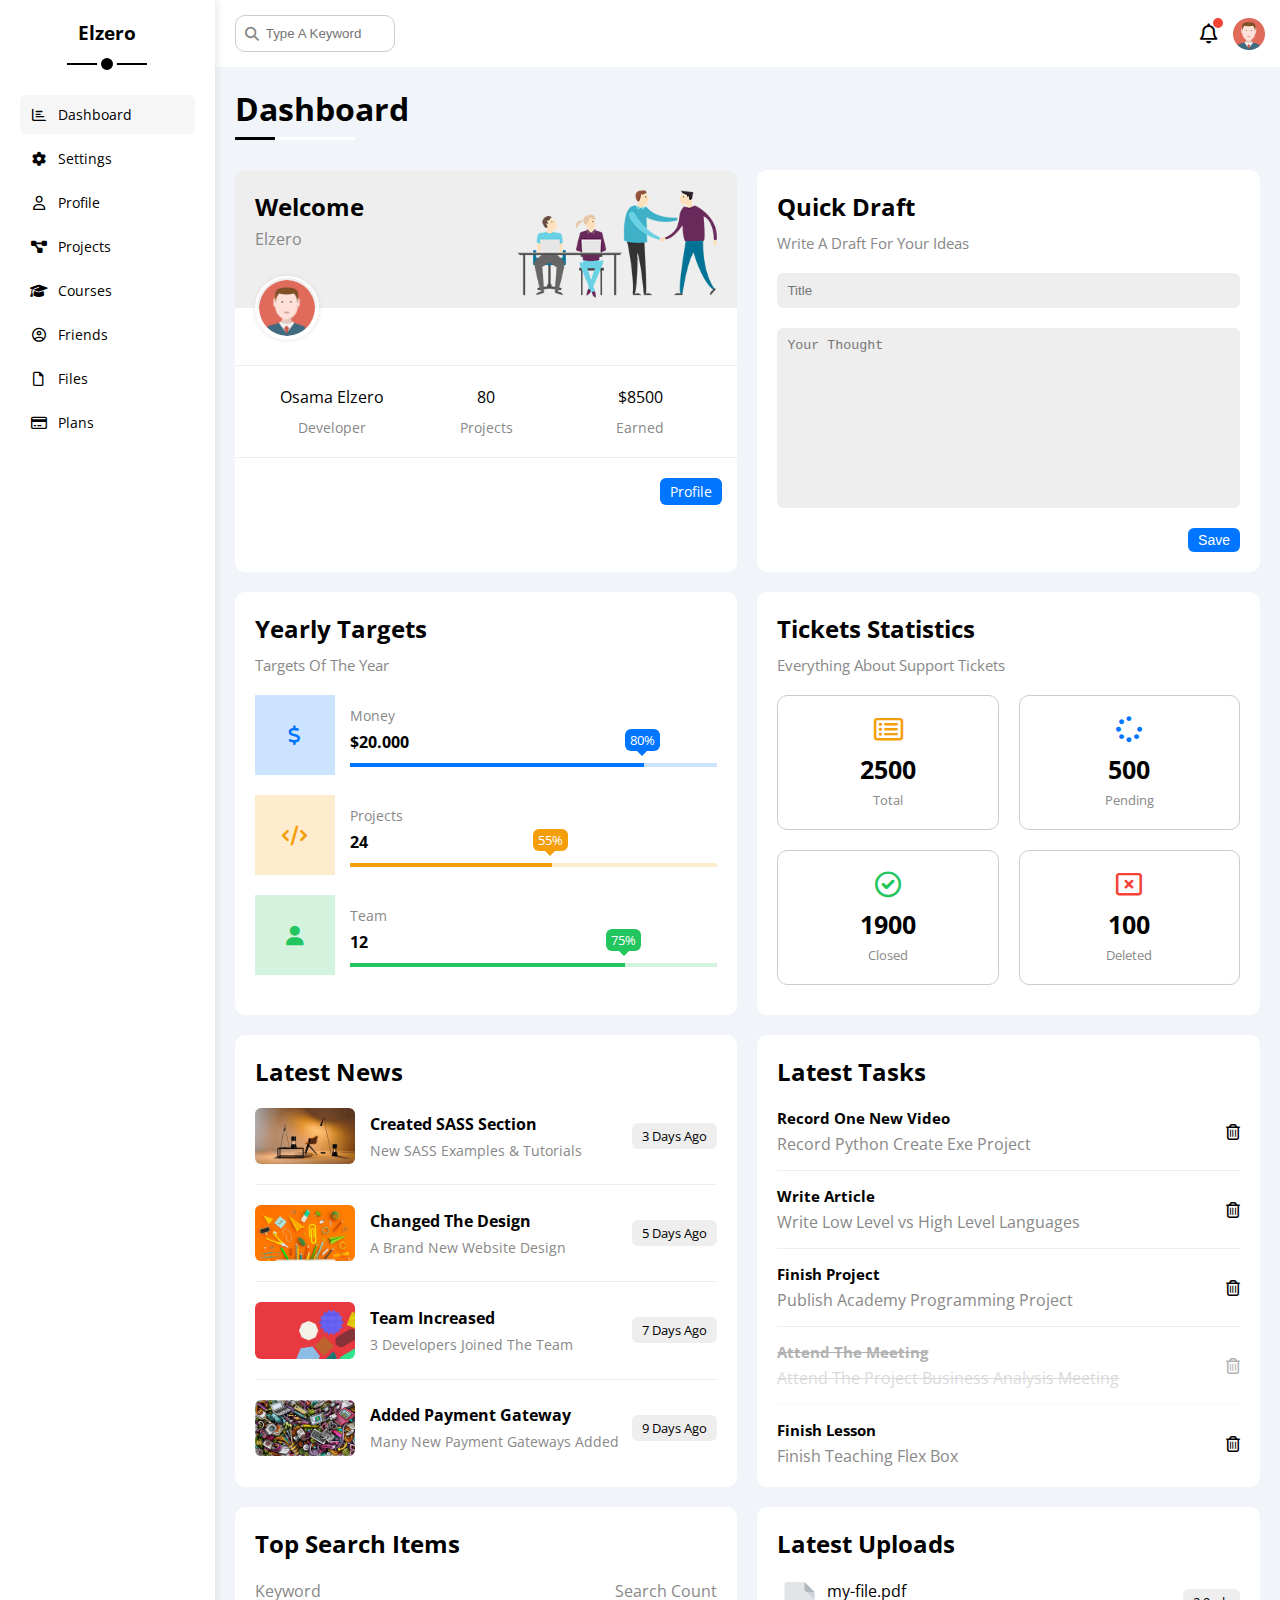
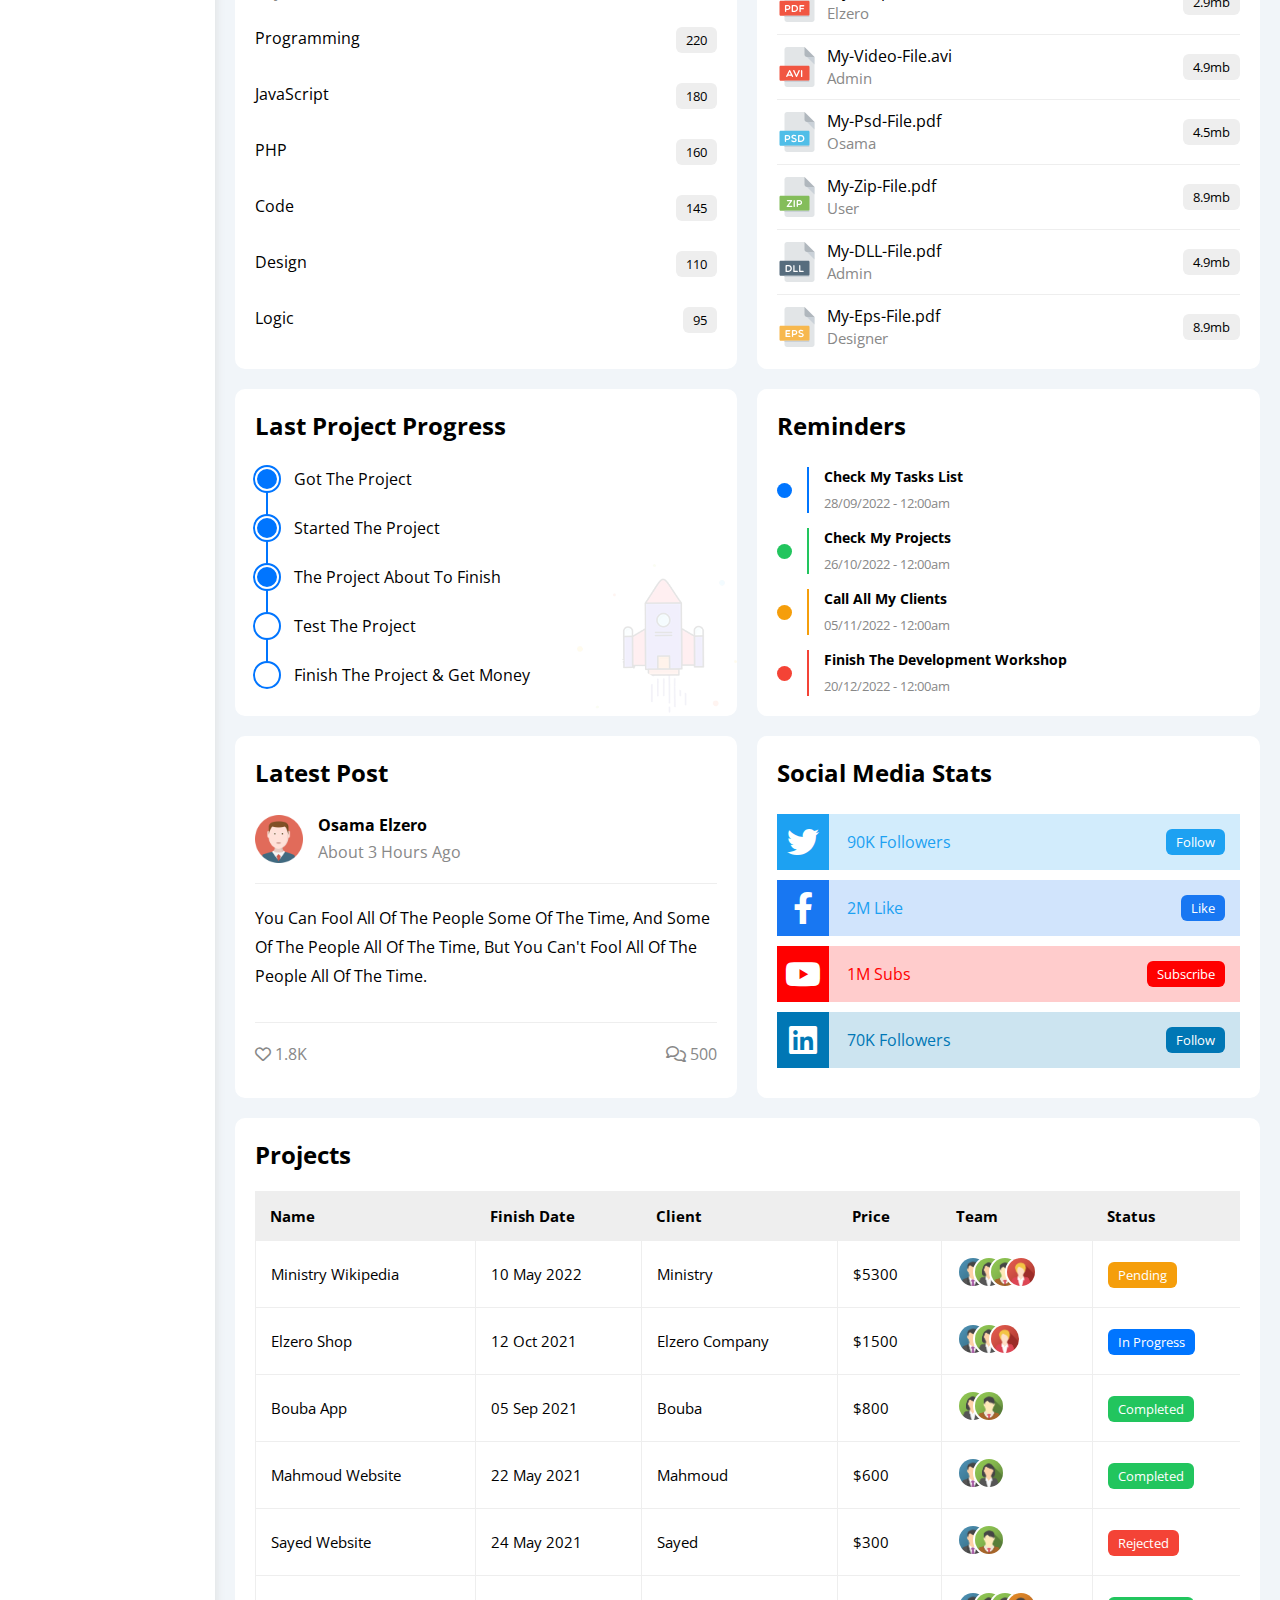
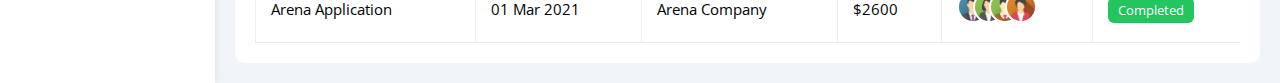
<file: template_3/index.html>
<!DOCTYPE html>
<html lang="en">
  <head>
    <meta charset="UTF-8" />
    <meta http-equiv="X-UA-Compatible" content="IE=edge" />
    <meta name="viewport" content="width=device-width, initial-scale=1.0" />
    <title>Dashboard</title>
    <link rel="stylesheet" href="css/all.min.css" />
    <link rel="stylesheet" href="css/framework.css" />
    <link rel="stylesheet" href="css/master.css" />
    <link rel="preconnect" href="https://fonts.googleapis.com" />
    <link rel="preconnect" href="https://fonts.gstatic.com" crossorigin />
    <link href="https://fonts.googleapis.com/css2?family=Open+Sans:wght@300;500&display=swap" rel="stylesheet" />
  </head>
  <body>
    <div class="page d-flex">
      <div class="sidebar bg-white p-20 p-relative">
        <h3 class="p-relative txt-c mt-0">Elzero</h3>
        <ul>
          <li>
            <a class="active d-flex align-center fs-14 c-black rad-6 p-10" href="index.html">
              <i class="fa-regular fa-chart-bar fa-fw"></i>
              <span>Dashboard</span>
            </a>
          </li>
          <li>
            <a class="d-flex align-center fs-14 c-black rad-6 p-10" href="settings.html">
              <i class="fa-solid fa-gear fa-fw"></i>
              <span>Settings</span>
            </a>
          </li>
          <li>
            <a class="d-flex align-center fs-14 c-black rad-6 p-10" href="profile.html">
              <i class="fa-regular fa-user fa-fw"></i>
              <span>Profile</span>
            </a>
          </li>
          <li>
            <a class="d-flex align-center fs-14 c-black rad-6 p-10" href="projects.html">
              <i class="fa-solid fa-diagram-project fa-fw"></i>
              <span>Projects</span>
            </a>
          </li>
          <li>
            <a class="d-flex align-center fs-14 c-black rad-6 p-10" href="courses.html">
              <i class="fa-solid fa-graduation-cap fa-fw"></i>
              <span>Courses</span>
            </a>
          </li>
          <li>
            <a class="d-flex align-center fs-14 c-black rad-6 p-10" href="friends.html">
              <i class="fa-regular fa-circle-user fa-fw"></i>
              <span>Friends</span>
            </a>
          </li>
          <li>
            <a class="d-flex align-center fs-14 c-black rad-6 p-10" href="files.html">
              <i class="fa-regular fa-file fa-fw"></i>
              <span>Files</span>
            </a>
          </li>
          <li>
            <a class="d-flex align-center fs-14 c-black rad-6 p-10" href="plans.html">
              <i class="fa-regular fa-credit-card fa-fw"></i>
              <span>Plans</span>
            </a>
          </li>
        </ul>
      </div>
      <div class="content w-full">
        <!-- Start Head -->
        <div class="head bg-white p-15 between-flex">
          <div class="search p-relative">
            <input class="p-10" type="search" placeholder="Type A Keyword" />
          </div>
          <div class="icons d-flex align-center">
            <span class="notification p-relative">
              <i class="fa-regular fa-bell fa-lg"></i>
            </span>
            <img src="imgs/avatar.png" alt="" />
          </div>
        </div>
        <!-- End Head -->
        <h1 class="p-relative">Dashboard</h1>
        <div class="wrapper d-grid gap-20">
          <!-- Start Welcome Widget -->
          <div class="welcome bg-white rad-10 txt-c-mobile block-mobile">
            <div class="intro p-20 d-flex space-between bg-eee">
              <div>
                <h2 class="m-0">Welcome</h2>
                <p class="c-grey mt-5">Elzero</p>
              </div>
              <img class="hide-mobile" src="imgs/welcome.png" alt="" />
            </div>
            <img src="imgs/avatar.png" alt="" class="avatar" />
            <div class="body txt-c d-flex p-20 mt-20 mb-20 block-mobile">
              <div>Osama Elzero <span class="d-block c-grey fs-14 mt-10">Developer</span></div>
              <div>80 <span class="d-block c-grey fs-14 mt-10">Projects</span></div>
              <div>$8500 <span class="d-block c-grey fs-14 mt-10">Earned</span></div>
            </div>
            <a href="profile.html" class="visit d-block fs-14 bg-blue c-white w-fit btn-shape">Profile</a>
          </div>
          <!-- End Welcome Widget -->
          <!-- Start Quick Draft Widget -->
          <div class="quick-draft p-20 bg-white rad-10">
            <h2 class="mt-0 mb-10">Quick Draft</h2>
            <p class="mt-0 mb-20 c-grey fs-15">Write A Draft For Your Ideas</p>
            <form>
              <input class="d-block mb-20 w-full p-10 b-none bg-eee rad-6" type="text" placeholder="Title" />
              <textarea class="d-block mb-20 w-full p-10 b-none bg-eee rad-6" placeholder="Your Thought"></textarea>
              <input class="save d-block fs-14 bg-blue c-white b-none w-fit btn-shape" type="submit" value="Save" />
            </form>
          </div>
          <!-- End Quick Draft Widget -->
          <!-- Start Targets Widget -->
          <div class="targets p-20 bg-white rad-10">
            <h2 class="mt-0 mb-10">Yearly Targets</h2>
            <p class="mt-0 mb-20 c-grey fs-15">Targets Of The Year</p>
            <div class="target-row mb-20 blue center-flex">
              <div class="icon center-flex">
                <i class="fa-solid fa-dollar-sign fa-lg c-blue"></i>
              </div>
              <div class="details">
                <span class="fs-14 c-grey">Money</span>
                <span class="d-block mt-5 mb-10 fw-bold">$20.000</span>
                <div class="progress p-relative">
                  <span class="bg-blue blue" style="width: 80%">
                    <span class="bg-blue">80%</span>
                  </span>
                </div>
              </div>
            </div>
            <div class="target-row mb-20 center-flex orange">
              <div class="icon center-flex">
                <i class="fa-solid fa-code fa-lg c-orange"></i>
              </div>
              <div class="details">
                <span class="fs-14 c-grey">Projects</span>
                <span class="d-block mt-5 mb-10 fw-bold">24</span>
                <div class="progress p-relative">
                  <span class="bg-orange orange" style="width: 55%">
                    <span class="bg-orange">55%</span>
                  </span>
                </div>
              </div>
            </div>
            <div class="target-row mb-20 center-flex green">
              <div class="icon center-flex">
                <i class="fa-solid fa-user fa-lg c-green"></i>
              </div>
              <div class="details">
                <span class="fs-14 c-grey">Team</span>
                <span class="d-block mt-5 mb-10 fw-bold">12</span>
                <div class="progress p-relative">
                  <span class="bg-green green" style="width: 75%">
                    <span class="bg-green">75%</span>
                  </span>
                </div>
              </div>
            </div>
          </div>
          <!-- End Targets Widget -->
          <!-- Start Ticket Widget -->
          <div class="tickets p-20 bg-white rad-10">
            <h2 class="mt-0 mb-10">Tickets Statistics</h2>
            <p class="mt-0 mb-20 c-grey fs-15">Everything About Support Tickets</p>
            <div class="d-flex txt-c gap-20 f-wrap">
              <div class="box p-20 rad-10 fs-13 c-grey">
                <i class="fa-regular fa-rectangle-list fa-2x mb-10 c-orange"></i>
                <span class="d-block c-black fw-bold fs-25 mb-5">2500</span>
                Total
              </div>
              <div class="box p-20 rad-10 fs-13 c-grey">
                <i class="fa-solid fa-spinner fa-2x mb-10 c-blue"></i>
                <span class="d-block c-black fw-bold fs-25 mb-5">500</span>
                Pending
              </div>
              <div class="box p-20 rad-10 fs-13 c-grey">
                <i class="fa-regular fa-circle-check fa-2x mb-10 c-green"></i>
                <span class="d-block c-black fw-bold fs-25 mb-5">1900</span>
                Closed
              </div>
              <div class="box p-20 rad-10 fs-13 c-grey">
                <i class="fa-regular fa-rectangle-xmark fa-2x mb-10 c-red"></i>
                <span class="d-block c-black fw-bold fs-25 mb-5">100</span>
                Deleted
              </div>
            </div>
          </div>
          <!-- End Ticket Widget -->
          <!-- Start Latest News Widget -->
          <div class="latest-news p-20 bg-white rad-10 txt-c-mobile">
            <h2 class="mt-0 mb-20">Latest News</h2>
            <div class="news-row d-flex align-center">
              <img src="imgs/news-01.png" alt="" />
              <div class="info">
                <h3>Created SASS Section</h3>
                <p class="m-0 fs-14 c-grey">New SASS Examples & Tutorials</p>
              </div>
              <div class="btn-shape bg-eee fs-13 label">3 Days Ago</div>
            </div>
            <div class="news-row d-flex align-center">
              <img src="imgs/news-02.png" alt="" />
              <div class="info">
                <h3>Changed The Design</h3>
                <p class="m-0 fs-14 c-grey">A Brand New Website Design</p>
              </div>
              <div class="btn-shape bg-eee fs-13 label">5 Days Ago</div>
            </div>
            <div class="news-row d-flex align-center">
              <img src="imgs/news-03.png" alt="" />
              <div class="info">
                <h3>Team Increased</h3>
                <p class="m-0 fs-14 c-grey">3 Developers Joined The Team</p>
              </div>
              <div class="btn-shape bg-eee fs-13 label">7 Days Ago</div>
            </div>
            <div class="news-row d-flex align-center">
              <img src="imgs/news-04.png" alt="" />
              <div class="info">
                <h3>Added Payment Gateway</h3>
                <p class="m-0 fs-14 c-grey">Many New Payment Gateways Added</p>
              </div>
              <div class="btn-shape bg-eee fs-13 label">9 Days Ago</div>
            </div>
          </div>
          <!-- End Latest News Widget -->
          <!-- Start Tasks Widget -->
          <div class="tasks p-20 bg-white rad-10">
            <h2 class="mt-0 mb-20">Latest Tasks</h2>
            <div class="task-row between-flex">
              <div class="info">
                <h3 class="mt-0 mb-5 fs-15">Record One New Video</h3>
                <p class="m-0 c-grey">Record Python Create Exe Project</p>
              </div>
              <i class="fa-regular fa-trash-can delete"></i>
            </div>
            <div class="task-row between-flex">
              <div class="info">
                <h3 class="mt-0 mb-5 fs-15">Write Article</h3>
                <p class="m-0 c-grey">Write Low Level vs High Level Languages</p>
              </div>
              <i class="fa-regular fa-trash-can delete"></i>
            </div>
            <div class="task-row between-flex">
              <div class="info">
                <h3 class="mt-0 mb-5 fs-15">Finish Project</h3>
                <p class="m-0 c-grey">Publish Academy Programming Project</p>
              </div>
              <i class="fa-regular fa-trash-can delete"></i>
            </div>
            <div class="task-row between-flex done">
              <div class="info">
                <h3 class="mt-0 mb-5 fs-15">Attend The Meeting</h3>
                <p class="m-0 c-grey">Attend The Project Business Analysis Meeting</p>
              </div>
              <i class="fa-regular fa-trash-can delete"></i>
            </div>
            <div class="task-row between-flex">
              <div class="info">
                <h3 class="mt-0 mb-5 fs-15">Finish Lesson</h3>
                <p class="m-0 c-grey">Finish Teaching Flex Box</p>
              </div>
              <i class="fa-regular fa-trash-can delete"></i>
            </div>
          </div>
          <!-- End Tasks -->
          <!-- Start Top Search Word Widget -->
          <div class="search-items p-20 bg-white rad-10">
            <h2 class="mt-0 mb-20">Top Search Items</h2>
            <div class="items-head d-flex space-between c-grey mb-10">
              <div>Keyword</div>
              <div>Search Count</div>
            </div>
            <div class="items d-flex space-between pt-15 pb-15">
              <span>Programming</span>
              <span class="bg-eee fs-13 btn-shape">220</span>
            </div>
            <div class="items d-flex space-between pt-15 pb-15">
              <span>JavaScript</span>
              <span class="bg-eee btn-shape fs-13">180</span>
            </div>
            <div class="items d-flex space-between pt-15 pb-15">
              <span>PHP</span>
              <span class="bg-eee btn-shape fs-13">160</span>
            </div>
            <div class="items d-flex space-between pt-15 pb-15">
              <span>Code</span>
              <span class="bg-eee btn-shape fs-13">145</span>
            </div>
            <div class="items d-flex space-between pt-15 pb-15">
              <span>Design</span>
              <span class="bg-eee btn-shape fs-13">110</span>
            </div>
            <div class="items d-flex space-between pt-15 pb-15">
              <span>Logic</span>
              <span class="bg-eee btn-shape fs-13">95</span>
            </div>
          </div>
          <!-- End Top Search Word Widget -->
          <!-- Start Latest Uploads Widget -->
          <div class="latest-uploads p-20 bg-white rad-10">
            <h2 class="mt-0 mb-20">Latest Uploads</h2>
            <ul class="m-0">
              <li class="between-flex pb-10 mb-10">
                <div class="d-flex align-center">
                  <img class="mr-10" src="imgs/pdf.svg" alt="" />
                  <div>
                    <span class="d-block">my-file.pdf</span>
                    <span class="fs-15 c-grey">Elzero</span>
                  </div>
                </div>
                <div class="bg-eee btn-shape fs-13">2.9mb</div>
              </li>
              <li class="between-flex pb-10 mb-10">
                <div class="d-flex align-center">
                  <img class="mr-10" src="imgs/avi.svg" alt="" />
                  <div>
                    <span class="d-block">My-Video-File.avi</span>
                    <span class="fs-15 c-grey">Admin</span>
                  </div>
                </div>
                <div class="bg-eee btn-shape fs-13">4.9mb</div>
              </li>
              <li class="between-flex pb-10 mb-10">
                <div class="d-flex align-center">
                  <img class="mr-10" src="imgs/psd.svg" alt="" />
                  <div>
                    <span class="d-block">My-Psd-File.pdf</span>
                    <span class="fs-15 c-grey">Osama</span>
                  </div>
                </div>
                <div class="bg-eee btn-shape fs-13">4.5mb</div>
              </li>
              <li class="between-flex pb-10 mb-10">
                <div class="d-flex align-center">
                  <img class="mr-10" src="imgs/zip.svg" alt="" />
                  <div>
                    <span class="d-block">My-Zip-File.pdf</span>
                    <span class="fs-15 c-grey">User</span>
                  </div>
                </div>
                <div class="bg-eee btn-shape fs-13">8.9mb</div>
              </li>
              <li class="between-flex pb-10 mb-10">
                <div class="d-flex align-center">
                  <img class="mr-10" src="imgs/dll.svg" alt="" />
                  <div>
                    <span class="d-block">My-DLL-File.pdf</span>
                    <span class="fs-15 c-grey">Admin</span>
                  </div>
                </div>
                <div class="bg-eee btn-shape fs-13">4.9mb</div>
              </li>
              <li class="between-flex">
                <div class="d-flex align-center">
                  <img class="mr-10" src="imgs/eps.svg" alt="" />
                  <div>
                    <span class="d-block">My-Eps-File.pdf</span>
                    <span class="fs-15 c-grey">Designer</span>
                  </div>
                </div>
                <div class="bg-eee btn-shape fs-13">8.9mb</div>
              </li>
            </ul>
          </div>
          <!-- End Latest Uploads Widget -->
          <!-- Start Last Project Progress Widget -->
          <div class="last-project p-20 bg-white rad-10 p-relative">
            <h2 class="mt-0 mb-20">Last Project Progress</h2>
            <ul class="m-0 p-relative">
              <li class="mt-25 d-flex align-center done">Got The Project</li>
              <li class="mt-25 d-flex align-center done">Started The Project</li>
              <li class="mt-25 d-flex align-center done">The Project About To Finish</li>
              <li class="mt-25 d-flex align-center current">Test The Project</li>
              <li class="mt-25 d-flex align-center">Finish The Project & Get Money</li>
            </ul>
            <img class="launch-icon hide-mobile" src="imgs/project.png" alt="" />
          </div>
          <!-- End Last Project Progress Widget -->
          <!-- Start Reminders Widget -->
          <div class="reminders p-20 bg-white rad-10 p-relative">
            <h2 class="mt-0 mb-25">Reminders</h2>
            <ul class="m-0">
              <li class="d-flex align-center mt-15">
                <span class="key bg-blue mr-15 d-block rad-half"></span>
                <div class="pl-15 blue">
                  <p class="fs-14 fw-bold mt-0 mb-5">Check My Tasks List</p>
                  <span class="fs-13 c-grey">28/09/2022 - 12:00am</span>
                </div>
              </li>
              <li class="d-flex align-center mt-15">
                <span class="key bg-green mr-15 d-block rad-half"></span>
                <div class="pl-15 green">
                  <p class="fs-14 fw-bold mt-0 mb-5">Check My Projects</p>
                  <span class="fs-13 c-grey">26/10/2022 - 12:00am</span>
                </div>
              </li>
              <li class="d-flex align-center mt-15">
                <span class="key bg-orange mr-15 d-block rad-half"></span>
                <div class="pl-15 orange">
                  <p class="fs-14 fw-bold mt-0 mb-5">Call All My Clients</p>
                  <span class="fs-13 c-grey">05/11/2022 - 12:00am</span>
                </div>
              </li>
              <li class="d-flex align-center mt-15">
                <span class="key bg-red mr-15 d-block rad-half"></span>
                <div class="pl-15 red">
                  <p class="fs-14 fw-bold mt-0 mb-5">Finish The Development Workshop</p>
                  <span class="fs-13 c-grey">20/12/2022 - 12:00am</span>
                </div>
              </li>
            </ul>
          </div>
          <!-- End Reminders Widget -->
          <!-- Start Latest Post Widget -->
          <div class="latest-post p-20 bg-white rad-10 p-relative">
            <h2 class="mt-0 mb-25">Latest Post</h2>
            <div class="top d-flex align-center">
              <img class="avatar mr-15" src="imgs/avatar.png" alt="" />
              <div class="info">
                <span class="d-block mb-5 fw-bold">Osama Elzero</span>
                <span class="c-grey">About 3 Hours Ago</span>
              </div>
            </div>
            <div class="post-content txt-c-mobile pt-20 pb-20 mt-20 mb-20">
              You can fool all of the people some of the time, and some of the people all of the time, but you can't
              fool all of the people all of the time.
            </div>
            <div class="post-stats between-flex c-grey">
              <div>
                <i class="fa-regular fa-heart"></i>
                <span>1.8K</span>
              </div>
              <div>
                <i class="fa-regular fa-comments"></i>
                <span>500</span>
              </div>
            </div>
          </div>
          <!-- End Latest Post Widget -->
          <!-- Start Social Media Stats Widget -->
          <div class="social-media p-20 bg-white rad-10 p-relative">
            <h2 class="mt-0 mb-25">Social Media Stats</h2>
            <div class="box twitter p-15 p-relative mb-10 between-flex">
              <i class="fa-brands fa-twitter fa-2x c-white h-full center-flex"></i>
              <span>90K Followers</span>
              <a class="fs-13 c-white btn-shape" href="#">Follow</a>
            </div>
            <div class="box facebook p-15 p-relative mb-10 between-flex">
              <i class="fa-brands fa-facebook-f fa-2x c-white h-full center-flex"></i>
              <span>2M Like</span>
              <a class="fs-13 c-white btn-shape" href="#">Like</a>
            </div>
            <div class="box youtube p-15 p-relative mb-10 between-flex">
              <i class="fa-brands fa-youtube fa-2x c-white h-full center-flex"></i>
              <span>1M Subs</span>
              <a class="fs-13 c-white btn-shape" href="#">Subscribe</a>
            </div>
            <div class="box linkedin p-15 p-relative mb-10 between-flex">
              <i class="fa-brands fa-linkedin fa-2x c-white h-full center-flex"></i>
              <span>70K Followers</span>
              <a class="fs-13 c-white btn-shape" href="#">Follow</a>
            </div>
          </div>
          <!-- Start End Media Stats Widget -->
        </div>
        <!-- Start Projects Table -->
        <div class="projects p-20 bg-white rad-10 m-20">
          <h2 class="mt-0 mb-20">Projects</h2>
          <div class="responsive-table">
            <table class="fs-15 w-full">
              <thead>
                <tr>
                  <td>Name</td>
                  <td>Finish Date</td>
                  <td>Client</td>
                  <td>Price</td>
                  <td>Team</td>
                  <td>Status</td>
                </tr>
              </thead>
              <tbody>
                <tr>
                  <td>Ministry Wikipedia</td>
                  <td>10 May 2022</td>
                  <td>Ministry</td>
                  <td>$5300</td>
                  <td>
                    <img src="imgs/team-01.png" alt="" />
                    <img src="imgs/team-02.png" alt="" />
                    <img src="imgs/team-03.png" alt="" />
                    <img src="imgs/team-05.png" alt="" />
                  </td>
                  <td>
                    <span class="label btn-shape bg-orange c-white">Pending</span>
                  </td>
                </tr>
                <tr>
                  <td>Elzero Shop</td>
                  <td>12 Oct 2021</td>
                  <td>Elzero Company</td>
                  <td>$1500</td>
                  <td>
                    <img src="imgs/team-01.png" alt="" />
                    <img src="imgs/team-02.png" alt="" />
                    <img src="imgs/team-05.png" alt="" />
                  </td>
                  <td><span class="label btn-shape bg-blue c-white">In Progress</span></td>
                </tr>
                <tr>
                  <td>Bouba App</td>
                  <td>05 Sep 2021</td>
                  <td>Bouba</td>
                  <td>$800</td>
                  <td>
                    <img src="imgs/team-02.png" alt="" />
                    <img src="imgs/team-03.png" alt="" />
                  </td>
                  <td><span class="label btn-shape bg-green c-white">Completed</span></td>
                </tr>
                <tr>
                  <td>Mahmoud Website</td>
                  <td>22 May 2021</td>
                  <td>Mahmoud</td>
                  <td>$600</td>
                  <td>
                    <img src="imgs/team-01.png" alt="" />
                    <img src="imgs/team-02.png" alt="" />
                  </td>
                  <td><span class="label btn-shape bg-green c-white">Completed</span></td>
                </tr>
                <tr>
                  <td>Sayed Website</td>
                  <td>24 May 2021</td>
                  <td>Sayed</td>
                  <td>$300</td>
                  <td>
                    <img src="imgs/team-01.png" alt="" />
                    <img src="imgs/team-03.png" alt="" />
                  </td>
                  <td><span class="label btn-shape bg-red c-white">Rejected</span></td>
                </tr>
                <tr>
                  <td>Arena Application</td>
                  <td>01 Mar 2021</td>
                  <td>Arena Company</td>
                  <td>$2600</td>
                  <td>
                    <img src="imgs/team-01.png" alt="" />
                    <img src="imgs/team-02.png" alt="" />
                    <img src="imgs/team-03.png" alt="" />
                    <img src="imgs/team-04.png" alt="" />
                  </td>
                  <td><span class="label btn-shape bg-green c-white">Completed</span></td>
                </tr>
              </tbody>
            </table>
          </div>
        </div>
        <!-- End Projects Table -->
      </div>
    </div>
  </body>
</html>
</file>
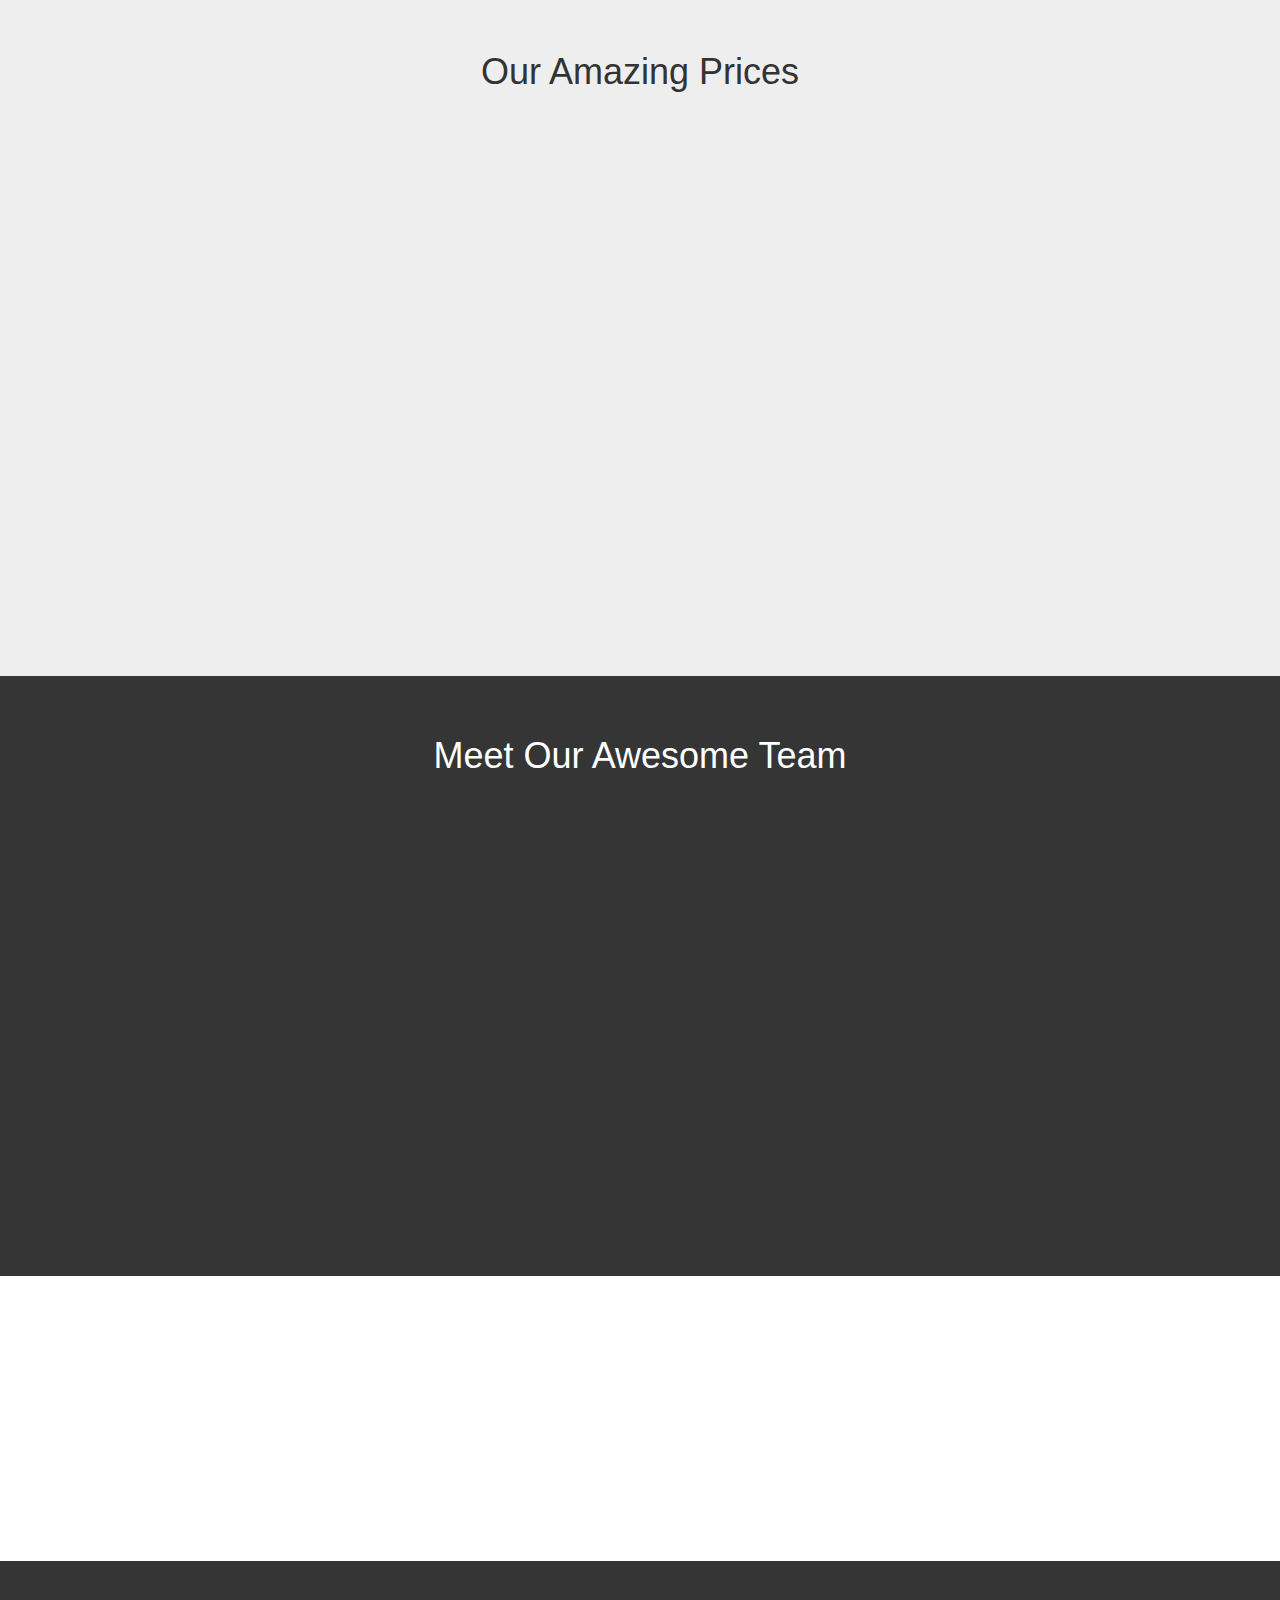
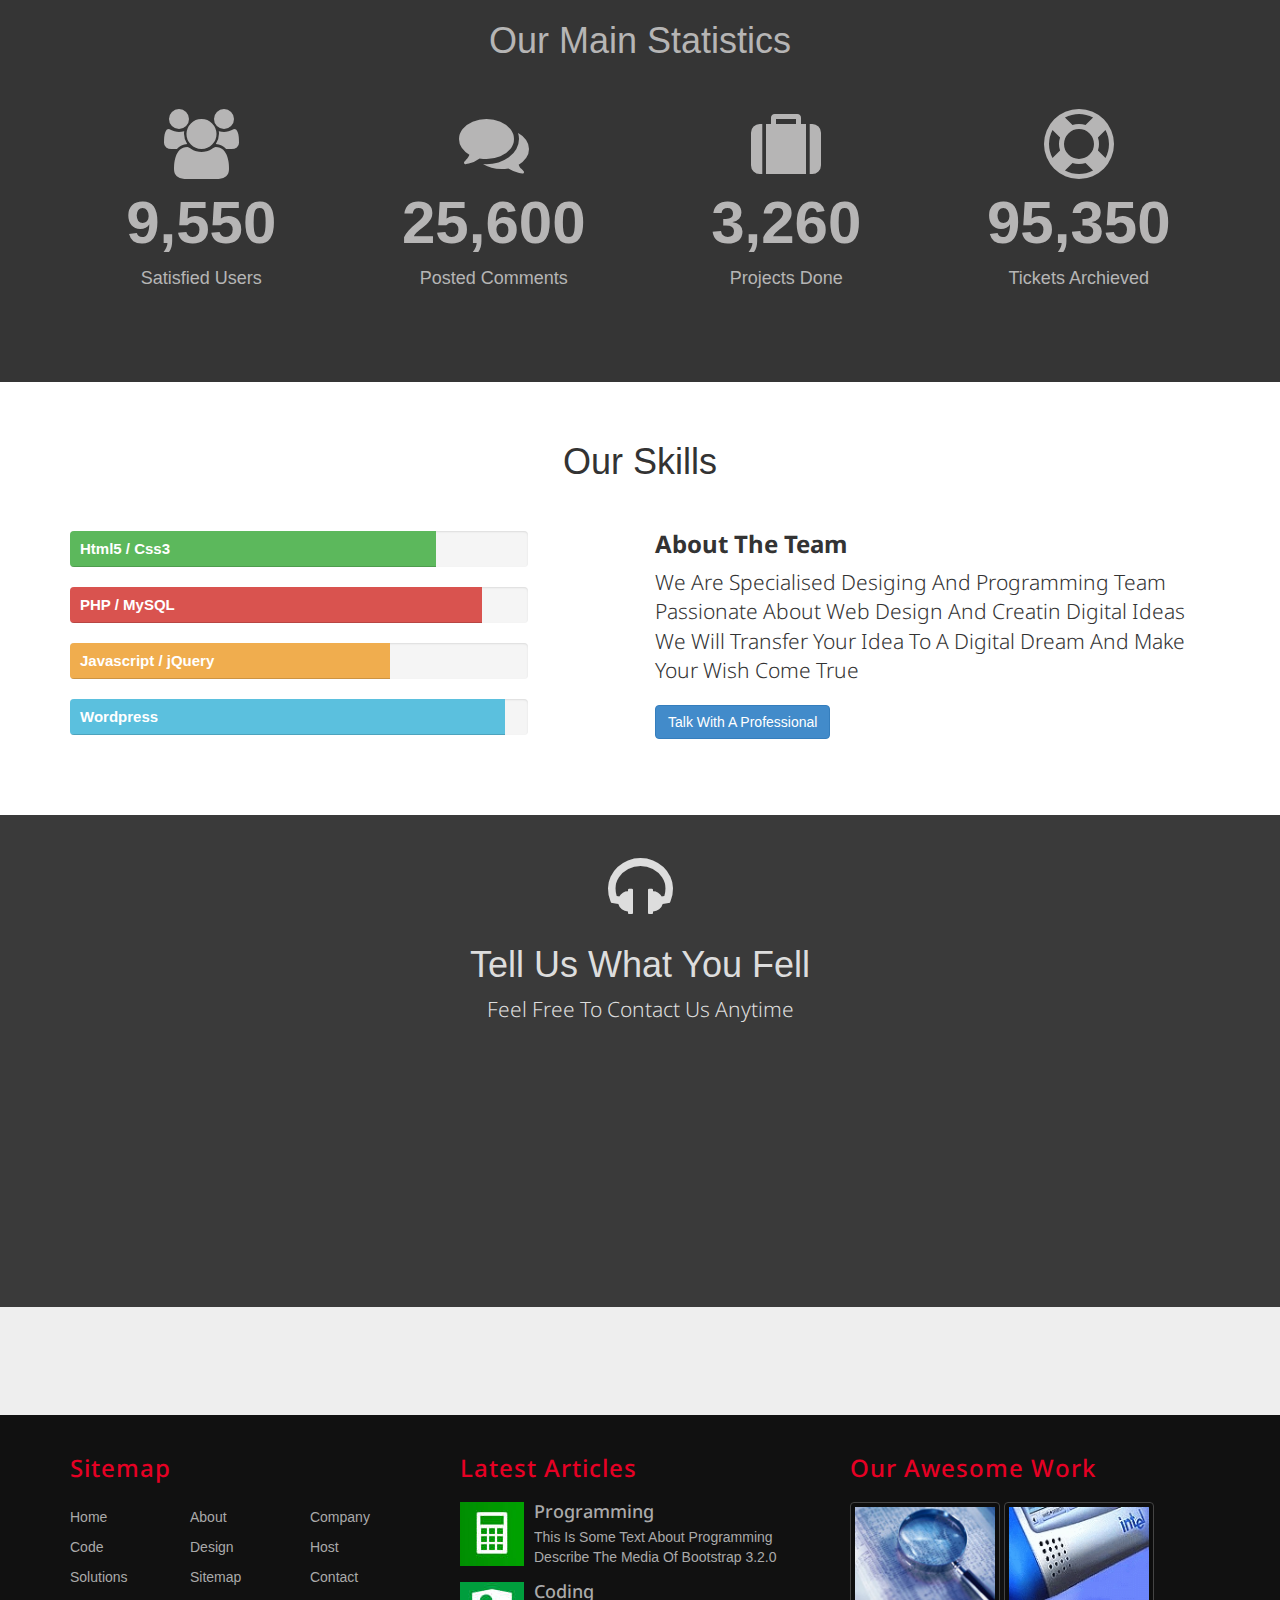
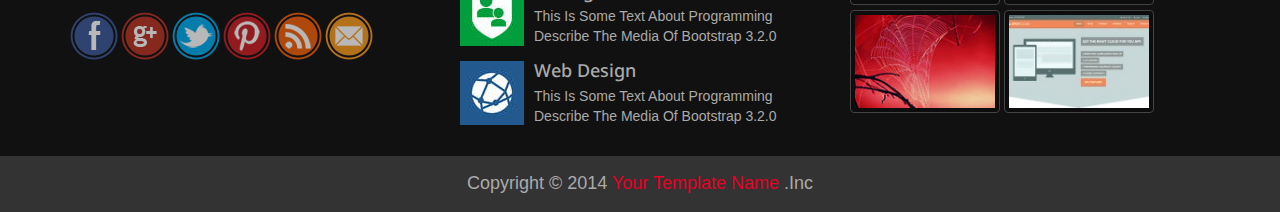
<file: template_5/index.html>
<!DOCTYPE html>
<html lang="en">
    <head>
        <meta charset="UTF-8" />
        <!-- IE Compatibility Meta -->
        <meta http-equiv="X-UA-Compatible" content="IE=edge">
        <!-- First Mobile Meta -->
        <meta name="viewport" content="width=device-width, initial-scale=1">
        <title>Design With Bootstrap [1] Home</title>
        <link rel='stylesheet' href='css/bootstrap.css' />
        <link rel='stylesheet' href='css/font-awesome.min.css' />
        <link rel='stylesheet' href='css/style.css' />
        <link rel='stylesheet' href='css/default_theme.css' />
        <link rel='stylesheet' href='css/hover.css' />
        <link rel='stylesheet' href='css/animate.css' />
        <link rel='stylesheet' href='http://fonts.googleapis.com/css?family=Droid+Sans:400,700'>
        <!--[if lt IE 9]>
        <script src="js/html5shiv.min.js"></script>
        <script src="js/respond.min.js"></script>
        <![endif]-->
    </head>
    <body>

        <!-- Start Section Tool Box -->
        
        <section class="option-box">
            <div class="color-option">
                <h4>Color Option</h4>
                <ul class="list-unstyled">
                    <li data-value="css/default_theme.css"></li>
                    <li data-value="css/purple_theme.css"></li>
                    <li data-value="css/blue_theme.css"></li>
                    <li data-value="css/yellow_theme.css"></li>
                </ul>
            </div>
            <i class="fa fa-gear fa-3x gear-check"></i>
        </section>
        
        <!-- End Section Tool Box -->
    
        <!-- Start Our Navbar -->
    
        <nav class="navbar navbar-inverse navbar-fixed-top" role="navigation">
          <div class="container">
            <div class="navbar-header">
              <button type="button" class="navbar-toggle" data-toggle="collapse" data-target="#ournavbar">
                <span class="sr-only">Toggle navigation</span>
                <span class="icon-bar"></span>
                <span class="icon-bar"></span>
                <span class="icon-bar"></span>
              </button>
              <a class="navbar-brand wobble-horizontal" href="#">Elzero <span>Inc.</span></a>
            </div>
            <div class="collapse navbar-collapse" id="ournavbar">
              <ul class="nav navbar-nav navbar-right">
                <li class="active"><a href="index.html">Home</a></li>
                <li><a href="about.html">About</a></li>
                <li><a href="faq.html">FAQ</a></li>
                <li class="dropdown">
                  <a href="#" class="dropdown-toggle" data-toggle="dropdown">Services <span class="caret"></span></a>
                  <ul class="dropdown-menu" role="menu">
                    <li><a href="#">Programming</a></li>
                    <li><a href="#">Web Design</a></li>
                    <li><a href="#">Desktop</a></li>
                    <li class="divider"></li>
                    <li><a href="#">Web Hosting</a></li>
                  </ul>
                </li>
                <li><a href="#">Map</a></li>
                <li><a href="#">Contact</a></li>
              </ul>
            </div>
          </div> <!-- End Of The Container -->
        </nav>
        
        <!-- End Our Navbar -->
        
        <!-- Start Carousel -->
        
        <div id="myslide" class="carousel slide hidden-xs" data-ride="carousel">

          <ol class="carousel-indicators">
            <li data-target="#myslide" data-slide-to="0" class="active"></li>
            <li data-target="#myslide" data-slide-to="1"></li>
            <li data-target="#myslide" data-slide-to="2"></li>
            <li data-target="#myslide" data-slide-to="3"></li>
          </ol>
        
          <div class="carousel-inner">
            
            <div class="item active">
              <img src="images/01.jpg" width="1920" height="600" alt="Pic 1">
              <div class="carousel-caption hidden-xs">
                <h2 class="h1">Programming</h2>
                <p class="lead">Transition animations not supported in Internet Explorer 8 & 9Bootstrap exclusively uses CSS3 for its animations, but Internet Explorer 8 & 9 don't support the necessary CSS properties. Thus, there are no slide transition animations when using these browsers. We have intentionally decided not to include jQuery-based fallbacks for the transitions.</p>
              </div>
            </div>
            
            <div class="item">
              <img src="images/02.jpg" width="1920" height="600" alt="Pic 2">
              <div class="carousel-caption hidden-xs">
                <h2 class="h1">Web Design</h2>
                <p class="lead">Transition animations not supported in Internet Explorer 8 & 9Bootstrap exclusively uses CSS3 for its animations, but Internet Explorer 8 & 9 don't support the necessary CSS properties. Thus, there are no slide transition animations when using these browsers. We have intentionally decided not to include jQuery-based fallbacks for the transitions.</p>
              </div>
            </div>
            
            <div class="item">
              <img src="images/03.jpg" width="1920" height="600" alt="Pic 3">
              <div class="carousel-caption hidden-xs">
                <h2 class="h1">Desktop</h2>
                <p class="lead">Transition animations not supported in Internet Explorer 8 & 9Bootstrap exclusively uses CSS3 for its animations, but Internet Explorer 8 & 9 don't support the necessary CSS properties. Thus, there are no slide transition animations when using these browsers. We have intentionally decided not to include jQuery-based fallbacks for the transitions.</p>
              </div>
            </div>
            
            <div class="item">
              <img src="images/04.jpg" width="1920" height="600" alt="Pic 4">
              <div class="carousel-caption hidden-xs">
                <h2 class="h1">Web Hosting</h2>
                <p class="lead">Transition animations not supported in Internet Explorer 8 & 9Bootstrap exclusively uses CSS3 for its animations, but Internet Explorer 8 & 9 don't support the necessary CSS properties. Thus, there are no slide transition animations when using these browsers. We have intentionally decided not to include jQuery-based fallbacks for the transitions.</p>
              </div>
            </div>
            
          </div>
        
          <a class="left carousel-control" href="#myslide" role="button" data-slide="prev">
            <span class="glyphicon glyphicon-chevron-left"></span>
          </a>
          
          <a class="right carousel-control" href="#myslide" role="button" data-slide="next">
            <span class="glyphicon glyphicon-chevron-right"></span>
          </a>
          
        </div>

        <!-- End Carousel -->
        
        <!-- Start Section About -->
        
        <section class="about text-center wow bounceIn" data-wow-duration="2s" data-wow-offset="300">
            <div class="container">
                <h1>Meet Our New Template <span>Elzero Inc.</span></h1>
                <p class="lead">Hello Let Me Introduce Our Template Elzero Inc. Created With All The Love With <strong>Bootstrap</strong> 3.2.0</p>               
            </div>
        </section>
        
        <!-- End Section About -->
        
        <!-- Start Section Features -->
        
        <section class="features text-center">
            <div class="container">
                <h2 class="h1">Our Features</h2>
                <div class="row">
                    
                    <div class="col-lg-3 col-md-6">
                        
                        <div class="feat wow bounceInLeft" data-wow-duration="1s" data-wow-offset="200">
                            <span class="glyphicon glyphicon-ok"></span>
                            <h4>100% Responsive</h4>
                            <p>Lorem Ipsum is simply dummy text of the printing and typesetting industry. Lorem Ipsum has been the industry's standard dummy text ever since the 1500s.</p>
                        </div>
                        
                    </div>
                    
                    <div class="col-lg-3 col-md-6">
                        
                        <div class="feat wow bounceInDown" data-wow-duration="1s" data-wow-offset="200">
                            <span class="glyphicon glyphicon-thumbs-up"></span>
                            <h4>Retina Ready</h4>
                            <p>Lorem Ipsum is simply dummy text of the printing and typesetting industry. Lorem Ipsum has been the industry's standard dummy text ever since the 1500s.</p>
                        </div>
                        
                    </div>
                    
                    <div class="col-lg-3 col-md-6">
                        
                        <div class="feat wow bounceInUp" data-wow-duration="1s" data-wow-offset="200">
                            <span class="glyphicon glyphicon-eye-open"></span>
                            <h4>Awesome Display</h4>
                            <p>Lorem Ipsum is simply dummy text of the printing and typesetting industry. Lorem Ipsum has been the industry's standard dummy text ever since the 1500s.</p>
                        </div>
                        
                    </div>
                    
                    <div class="col-lg-3 col-md-6">
                        
                        <div class="feat wow bounceInRight" data-wow-duration="1s" data-wow-offset="200">
                            <span class="glyphicon glyphicon-pencil"></span>
                            <h4>Well Documented</h4>
                            <p>Lorem Ipsum is simply dummy text of the printing and typesetting industry. Lorem Ipsum has been the industry's standard dummy text ever since the 1500s.</p>
                        </div>
                        
                    </div>
                    
                </div>
            </div>
        </section>
        
        <!-- End Section Features -->
        
        <!-- Start Testimonials Section -->
        
        <section class="testimonials text-center wow flipInY" data-wow-duration="1s" data-wow-offset="200">
            
            <!-- Start Container -->
            
            <div class="container">
                
                <h2 class="h1">What Our Clients Say</h2>
                 
                <!-- Start Testimonials Carousel -->
                
                <div id="carousel_testimonials" class="carousel slide" data-ride="carousel">
                    
                  <div class="carousel-inner">
                    
                    <div class="item active">
                         <p class="lead">Transition animations not supported in Internet Explorer 8 & 9 Bootstrap exclusively uses CSS3 for its animations, but Internet Explorer 8 & 9 don't support the necessary CSS properties. Thus, there are no slide transition animations when using these browsers. We have intentionally decided not to include jQuery-based fallbacks for the transitions.</p>
                         <span>Osama Elzero</span>
                    </div>
                    
                    <div class="item">
                         <p class="lead">Transition animations not supported in Internet Explorer 8 & 9 Bootstrap exclusively uses CSS3 for its animations, but Internet Explorer 8 & 9 don't support the necessary CSS properties. Thus, there are no slide transition animations when using these browsers. We have intentionally decided not to include jQuery-based fallbacks for the transitions.</p>
                         <span>Hassan Zohdy</span>
                    </div>
                    
                    <div class="item">
                         <p class="lead">Transition animations not supported in Internet Explorer 8 & 9 Bootstrap exclusively uses CSS3 for its animations, but Internet Explorer 8 & 9 don't support the necessary CSS properties. Thus, there are no slide transition animations when using these browsers. We have intentionally decided not to include jQuery-based fallbacks for the transitions.</p>
                         <span>Hind Ragab</span>
                    </div>
                    
                    <div class="item">
                         <p class="lead">Transition animations not supported in Internet Explorer 8 & 9 Bootstrap exclusively uses CSS3 for its animations, but Internet Explorer 8 & 9 don't support the necessary CSS properties. Thus, there are no slide transition animations when using these browsers. We have intentionally decided not to include jQuery-based fallbacks for the transitions.</p>
                         <span>Zahra Ahmed</span>
                    </div>
                    
                  </div>
                  
                  <ol class="carousel-indicators">
                    <li data-target="#carousel_testimonials" data-slide-to="0" class="active">
                        <img src="images/avatar_01.jpg" width="74" height="74" alt="Osama" />
                    </li>
                    <li data-target="#carousel_testimonials" data-slide-to="1">
                        <img src="images/avatar_02.jpg" width="74" height="74" alt="Hassan" />
                    </li>
                    <li data-target="#carousel_testimonials" data-slide-to="2">
                        <img src="images/avatar_03.jpg" width="74" height="74" alt="Hind" />
                    </li>
                    <li data-target="#carousel_testimonials" data-slide-to="3">
                        <img src="images/avatar_04.jpg" width="74" height="74" alt="Zahra" />
                    </li>
                  </ol>
                  
                </div>
        
                <!-- End Testimonials Carousel -->
           
            </div>
            
            <!-- End Container -->
            
        </section>
        
        <!-- End Testimonials Section -->
    
        <!-- Start Section Price Table -->
        
        <section class="price_table text-center">
            <div class="container">
                
                <h2 class="h1">Our Amazing Prices</h2>
                
                <div class="row">
                    
                    <div class="col-lg-3 col-sm-6 col-xs-12">
                        <div class="price_box wow fadeInUp" data-wow-duration="2s" data-wow-offset="400">
                            <h2 class="text-primary">Hosting</h2>
                            <p class="center-block">$40</p>
                            <ul class="list-unstyled">
                                <li>Space: 30GB</li>
                                <li>Emails: 20</li>
                                <li>Ips: 2 IP</li>
                                <li>Databases: 10</li>
                                <li>Ftp Accounts: 5</li>
                            </ul>
                            <a href="#" class="btn btn-primary">Order Now</a>
                        </div>
                    </div>
                    
                    <div class="col-lg-3 col-sm-6 col-xs-12">
                        <div class="price_box wow fadeInDown" data-wow-duration="2s" data-wow-offset="400">
                            <h2 class="text-success">Vps</h2>
                            <p class="center-block">$50</p>
                            <ul class="list-unstyled">
                                <li>Space: 50GB</li>
                                <li>Emails: 40</li>
                                <li>Ips: 5 IP</li>
                                <li>Databases: 20</li>
                                <li>Ftp Accounts: 10</li>
                            </ul>
                            <a href="#" class="btn btn-success">Order Now</a>
                        </div>
                    </div>
                    
                    <div class="col-lg-3 col-sm-6 col-xs-12">
                        <div class="price_box wow fadeInUp" data-wow-duration="2s" data-wow-offset="400">
                            <h2 class="text-info">Dedicated</h2>
                            <p class="center-block">$70</p>
                            <ul class="list-unstyled">
                                <li>Space: 80GB</li>
                                <li>Emails: 40</li>
                                <li>Ips: 8 IP</li>
                                <li>Databases: 30</li>
                                <li>Ftp Accounts: 20</li>
                            </ul>
                            <a href="#" class="btn btn-info">Order Now</a>
                        </div>
                    </div>
                    
                    <div class="col-lg-3 col-sm-6 col-xs-12">
                        <div class="price_box wow fadeInDown" data-wow-duration="2s" data-wow-offset="400">
                            <h2 class="text-danger">Cloud</h2>
                            <p class="center-block">$90</p>
                            <ul class="list-unstyled">
                                <li>Space: 90GB</li>
                                <li>Emails: 50</li>
                                <li>Ips: 10 IP</li>
                                <li>Databases: 50</li>
                                <li>Ftp Accounts: 50</li>
                            </ul>
                            <a href="#" class="btn btn-danger">Order Now</a>
                        </div>
                    </div>
                    
                </div>
                
            </div>
        </section>
        
        <!-- End Section Price Table -->
        
        <!-- Start Section Our Team -->
        
        <section class="our_team text-center">
            <div class="team">
                <div class="container">
                    <h2 class="h1">Meet Our Awesome Team</h2>
                    <div class="row">
                        
                        <div class="col-lg-3 col-sm-6">
                            <div class="person wow pulse" data-wow-duration="1s" data-wow-offset="400">
                                <img class="img-circle" src="images/chris.jpg" width="200" height="200" alt="Chris Coyier" />
                                <h3>Chris Coyier</h3>
                                <p>This Is Chris Coyier The Founder Of The Amazing Website Css-Tricks</p>
                                <i class="fa fa-google-plus fa-lg"></i>
                                <i class="fa fa-facebook fa-lg"></i>
                                <i class="fa fa-twitter fa-lg"></i>
                                <i class="fa fa-youtube fa-lg"></i>
                            </div>
                        </div>
                        
                        <div class="col-lg-3 col-sm-6">
                            <div class="person wow pulse" data-wow-duration="1s" data-wow-offset="400">
                                <img class="img-circle" src="images/leah.jpg" width="200" height="200" alt="Leah Culver" />
                                <h3>Leah Culver</h3>
                                <p>This Is Amazing Hacker Woman With A Much Knowledge In Hacking Systems</p>
                                <i class="fa fa-google-plus fa-lg"></i>
                                <i class="fa fa-facebook fa-lg"></i>
                                <i class="fa fa-twitter fa-lg"></i>
                                <i class="fa fa-youtube fa-lg"></i>
                            </div>
                        </div>
                        
                        <div class="col-lg-3 col-sm-6">
                            <div class="person wow pulse" data-wow-duration="1s" data-wow-offset="400">
                                <img class="img-circle" src="images/steve.jpg" width="200" height="200" alt="Steve Jobs" />
                                <h3>Steve Jobs</h3>
                                <p>This Is The Man Who Change The World With His Apple Products</p>
                                <i class="fa fa-google-plus fa-lg"></i>
                                <i class="fa fa-facebook fa-lg"></i>
                                <i class="fa fa-twitter fa-lg"></i>
                                <i class="fa fa-youtube fa-lg"></i>
                            </div>
                        </div>
                        
                        <div class="col-lg-3 col-sm-6">
                            <div class="person wow pulse" data-wow-duration="1s" data-wow-offset="400">
                                <img class="img-circle" src="images/marissa.jpg" width="200" height="200" alt="Marissa Mayer" />
                                <h3>Marissa Mayer</h3>
                                <p>This Is Amazing Hacker Woman With A Much Knowledge In Hacking Systems</p>
                                <i class="fa fa-google-plus fa-lg"></i>
                                <i class="fa fa-facebook fa-lg"></i>
                                <i class="fa fa-twitter fa-lg"></i>
                                <i class="fa fa-youtube fa-lg"></i>
                            </div>
                        </div>
                        
                    </div>
                </div>
            </div>
        </section>
        
        <!-- End Section Our Team -->
        
        <!-- Start Section Subscribe -->
        
        <section class="subscribe text-center wow fadeInUp" data-wow-duration="1s" data-wow-offset="200">
            <div class="container">
                <h2 class="h1">Keep In Touch</h2>
                <p class="lead">Sign Up For Newsletter Dont Worry About Spam We Hate It Too.</p>
                <form class="form-inline">
                    <input class="form-control input-lg" type="text" placeholder="Write Your Email">
                    <button class="btn btn-danger btn-lg"><i class="fa fa-edit fa-lg"></i> Subscribe</button>
                </form>
            </div>
        </section>
        
        <!-- End Section Subscribe -->
        
        <!-- Start Section Stats -->
        
        <section class="statistics text-center">
            <div class="data">
                <div class="container">
                    <h2 class="h1">Our Main Statistics</h2>
                    <div class="row">
                        
                        <div class="col-md-3 col-sm-6">
                            <div class="stats">
                                <i class="fa fa-users fa-5x"></i>
                                <p>9,550</p>
                                <span>Satisfied Users</span>
                            </div>
                        </div>
                        
                        <div class="col-md-3 col-sm-6">
                            <div class="stats">
                                <i class="fa fa-comments fa-5x"></i>
                                <p>25,600</p>
                                <span>Posted Comments</span>
                            </div>
                        </div>
                        
                        <div class="col-md-3 col-sm-6">
                            <div class="stats">
                                <i class="fa fa-suitcase fa-5x"></i>
                                <p>3,260</p>
                                <span>Projects Done</span>
                            </div>
                        </div>
                        
                        <div class="col-md-3 col-sm-6">
                            <div class="stats">
                                <i class="fa fa-support fa-5x"></i>
                                <p>95,350</p>
                                <span>Tickets Archieved</span>
                            </div>
                        </div>
                        
                    </div>
                </div>  
            </div>
        </section>
        
        <!-- End Section Stats -->
        
        <!-- Start Section Our Skills -->
        
        <section class="our-skills">
            <div class="container">
                <h2 class="text-center h1">Our Skills</h2>
                <div class="row">
                    
                    <!-- Start Progress Skills -->
                    
                    <div class="col-md-5">
                        <div class="skills-progress">
                            <div class="progress">
                                <div class="progress-bar progress-bar-success" role="progressbar" aria-valuenow="80" aria-valuemin="0" aria-valuemax="100" style="width:80%">
                                    Html5 / Css3
                                </div>
                            </div>
                            <div class="progress">
                                <div class="progress-bar progress-bar-danger" role="progressbar" aria-valuenow="90" aria-valuemin="0" aria-valuemax="100" style="width:90%">
                                    PHP / MySQL
                                </div>
                            </div>
                            <div class="progress">
                                <div class="progress-bar progress-bar-warning" role="progressbar" aria-valuenow="70" aria-valuemin="0" aria-valuemax="100" style="width:70%">
                                    Javascript / jQuery
                                </div>
                            </div>
                            <div class="progress">
                                <div class="progress-bar progress-bar-info" role="progressbar" aria-valuenow="95" aria-valuemin="0" aria-valuemax="100" style="width:95%">
                                    Wordpress
                                </div>
                            </div>
                        </div>
                    </div>
                    
                    <!-- End Progress Skills -->
                    
                    <!-- Start Team Info -->
                    
                    <div class="col-md-6 col-md-offset-1">
                        <div class="skills-info">
                            <h3>About The Team</h3>
                            <p class="lead">We Are Specialised Desiging And Programming Team Passionate About Web Design And Creatin Digital Ideas We Will Transfer Your Idea To A Digital Dream And Make Your Wish Come True</p>
                            <button type="button" class="btn btn-primary">Talk With A Professional</button>
                        </div>
                    </div>
                    
                    <!-- End Team Info -->
                    
                </div>
            </div>
        </section>
        
        <!-- End Section Our Skills -->
        
        <!-- Start Section Contact Us -->
        
        <section class="contact-us text-center">
            <div class="fields">
                <div class="container">
                    <div class="row">
                        <i class="fa fa-headphones fa-5x"></i>
                        <h2 class="h1">Tell Us What You Fell</h2>
                        <p class="lead">Feel Free To Contact Us Anytime</p>
                        
                        <!-- Start Contact Form -->
                        
                        <form role="form">
                            <div class="col-md-6 wow bounceInLeft" data-wow-duration="1s" data-wow-offset="400">
                                <div class="form-group">
                                    <input type="text" class="form-control input-lg" placeholder="Username">
                                </div>
                                <div class="form-group">
                                    <input type="text" class="form-control input-lg" placeholder="Email">
                                </div>
                                <div class="form-group">
                                    <input type="text" class="form-control input-lg" placeholder="Cell Phone">
                                </div>
                            </div>
                            <div class="col-md-6 wow bounceInRight" data-wow-duration="1s" data-wow-offset="400">
                                <div class="form-group">
                                    <textarea class="form-control input-lg" placeholder="Your Message"></textarea>
                                </div>
                                <button type="button" class="btn btn-danger btn-lg btn-block">Contact Us</button>
                            </div>
                        </form>
                        
                        <!-- End Contact Form -->
                    
                    </div>
                </div>
            </div>
        </section>
        
        <!-- End Section Contact Us -->
        
        <!-- Start Section Our Clients -->
        
        <div class="our-clients">
            <div class="container">
                <div class="row">
                    <ul class="list-unstyled">
                        <li class="col-md-2 col-xs-4">
                            <img class="img-responsive center-block wow bounceIn" src="images/our-clients/bbc.png" width="126" height="28" alt="BBC" data-wow-duration=".5s" data-wow-offset="200" data-wow-delay=".5s" />
                        </li>
                        <li class="col-md-2 col-xs-4">
                            <img class="img-responsive center-block wow bounceIn" src="images/our-clients/cnn.png" width="126" height="28" alt="CNN" data-wow-duration=".5s" data-wow-offset="200" data-wow-delay="1s" />
                        </li>
                        <li class="col-md-2 col-xs-4">
                            <img class="img-responsive center-block wow bounceIn" src="images/our-clients/forbes.png" width="126" height="28" alt="Forbes" data-wow-duration=".5s" data-wow-offset="200" data-wow-delay="1.5s" />
                        </li>
                        <li class="col-md-2 col-xs-4">
                            <img class="img-responsive center-block wow bounceIn" src="images/our-clients/wired.png" width="126" height="28" alt="Wired" data-wow-duration=".5s" data-wow-offset="200" data-wow-delay="2s" />
                        </li>
                        <li class="col-md-2 col-xs-4">
                            <img class="img-responsive center-block wow bounceIn" src="images/our-clients/wsj.png" width="126" height="28" alt="WSJ" data-wow-duration=".5s" data-wow-offset="200" data-wow-delay="2.5s" />
                        </li>
                        <li class="col-md-2 col-xs-4">
                            <img class="img-responsive center-block wow bounceIn" src="images/our-clients/techradar.png" width="126" height="28" alt="Tech Radar" data-wow-duration=".5s" data-wow-offset="200" data-wow-delay="3s" />
                        </li>
                    </ul>
                </div>
            </div>
        </div>
        
        <!-- End Section Our Clients -->
        
        <!-- Start Ultimate Footer Section -->
        
        <section class="footer">
            <div class="container">
                <div class="row">
                    <div class="col-lg-4 col-md-6">
                        <h3>Sitemap</h3>
                        <ul class="list-unstyled three-columns">
                            <li>Home</li>
                            <li>About</li>
                            <li>Company</li>
                            <li>Code</li>
                            <li>Design</li>
                            <li>Host</li>
                            <li>Solutions</li>
                            <li>Sitemap</li>
                            <li>Contact</li>
                        </ul>
                        <ul class="list-unstyled social-list">
                            <li><img src="images/social-bookmarks/facebook.png" width="48" height="48" alt="Facebook" /></li>
                            <li><img src="images/social-bookmarks/gplus.png" width="48" height="48" alt="Google Plus" /></li>
                            <li><img src="images/social-bookmarks/twitter.png" width="48" height="48" alt="Twitter" /></li>
                            <li><img src="images/social-bookmarks/pinterest.png" width="48" height="48" alt="Pinterest" /></li>
                            <li><img src="images/social-bookmarks/rss.png" width="48" height="48" alt="Rss" /></li>
                            <li><img src="images/social-bookmarks/email.png" width="48" height="48" alt="Email" /></li>
                        </ul>
                    </div>
                    <div class="col-lg-4 col-md-6">
                        <h3>Latest Articles</h3>
                        
                        <div class="media">
                            <a class="pull-left" href="#">
                                <img class="media-object" src="images/articles/01.jpg" width="64" height="64" alt="Image 01" />
                            </a>
                            <div class="media-body">
                                <h4 class="media-heading">
                                    Programming
                                </h4>
                                This Is Some Text About Programming Describe The Media Of Bootstrap 3.2.0
                            </div>
                        </div>
                        
                        <div class="media">
                            <a class="pull-left" href="#">
                                <img class="media-object" src="images/articles/02.jpg" width="64" height="64" alt="Image 02" />
                            </a>
                            <div class="media-body">
                                <h4 class="media-heading">
                                    Coding
                                </h4>
                                This Is Some Text About Programming Describe The Media Of Bootstrap 3.2.0
                            </div>
                        </div>
                        
                        <div class="media">
                            <a class="pull-left" href="#">
                                <img class="media-object" src="images/articles/03.jpg" width="64" height="64" alt="Image 03" />
                            </a>
                            <div class="media-body">
                                <h4 class="media-heading">
                                    Web Design
                                </h4>
                                This Is Some Text About Programming Describe The Media Of Bootstrap 3.2.0
                            </div>
                        </div>
                        
                    </div>
                    <div class="col-lg-4">
                        <h3>Our Awesome Work</h3>
                        <img class="img-thumbnail" src="images/work/01.jpg" width="150" height="100" alt="Image 01" />
                        <img class="img-thumbnail" src="images/work/02.jpg" width="150" height="100" alt="Image 02" />
                        <img class="img-thumbnail" src="images/work/03.jpg" width="150" height="100" alt="Image 03" />
                        <img class="img-thumbnail" src="images/work/04.jpg" width="150" height="100" alt="Image 04" />
                    </div>
                </div>
            </div>
            <div class="copyright text-center">
                Copyright &copy; 2014 <span>Your Template Name</span> .Inc
            </div>
        </section>
        
        <!-- End Ultimate Footer Section -->
        
        <!-- Start Section Loading -->
        
        <div class="loading-overlay">
            <div class="spinner">
              <div class="double-bounce1"></div>
              <div class="double-bounce2"></div>
            </div>
        </div>
        
        <!-- End Section Loading -->
        
        <!-- Start Scroll To Top -->
        
        <div id="scroll-top">
            <i class="fa fa-chevron-up fa-3x"></i>
        </div>
        
        <!-- End Scroll To Top -->
        
        <script src="js/jquery-1.11.1.min.js"></script>
        <script src="js/bootstrap.min.js"></script>
        <script src="js/plugins.js"></script>
        <script src="js/wow.min.js"></script>
        <script>new WOW().init();</script>
        <script src="js/jquery.nicescroll.min.js"></script>
    </body>
</html>
</file>
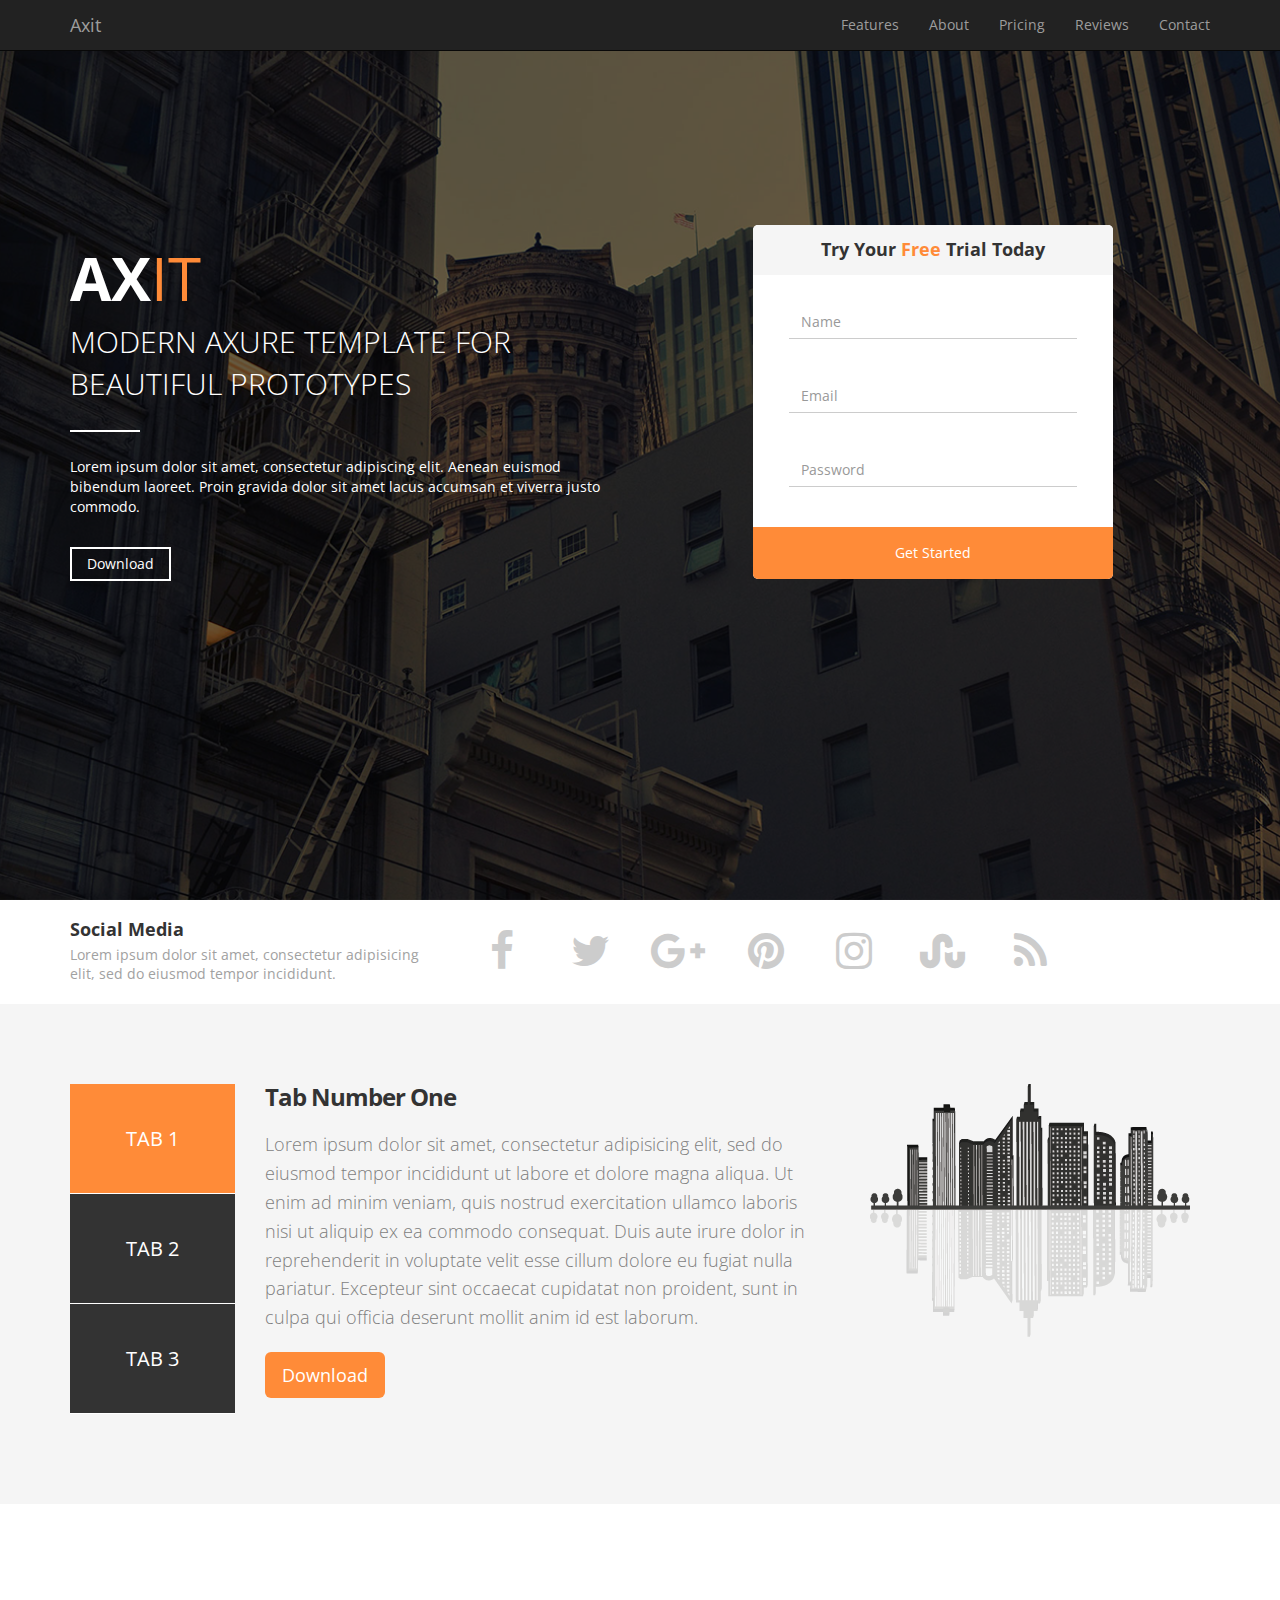
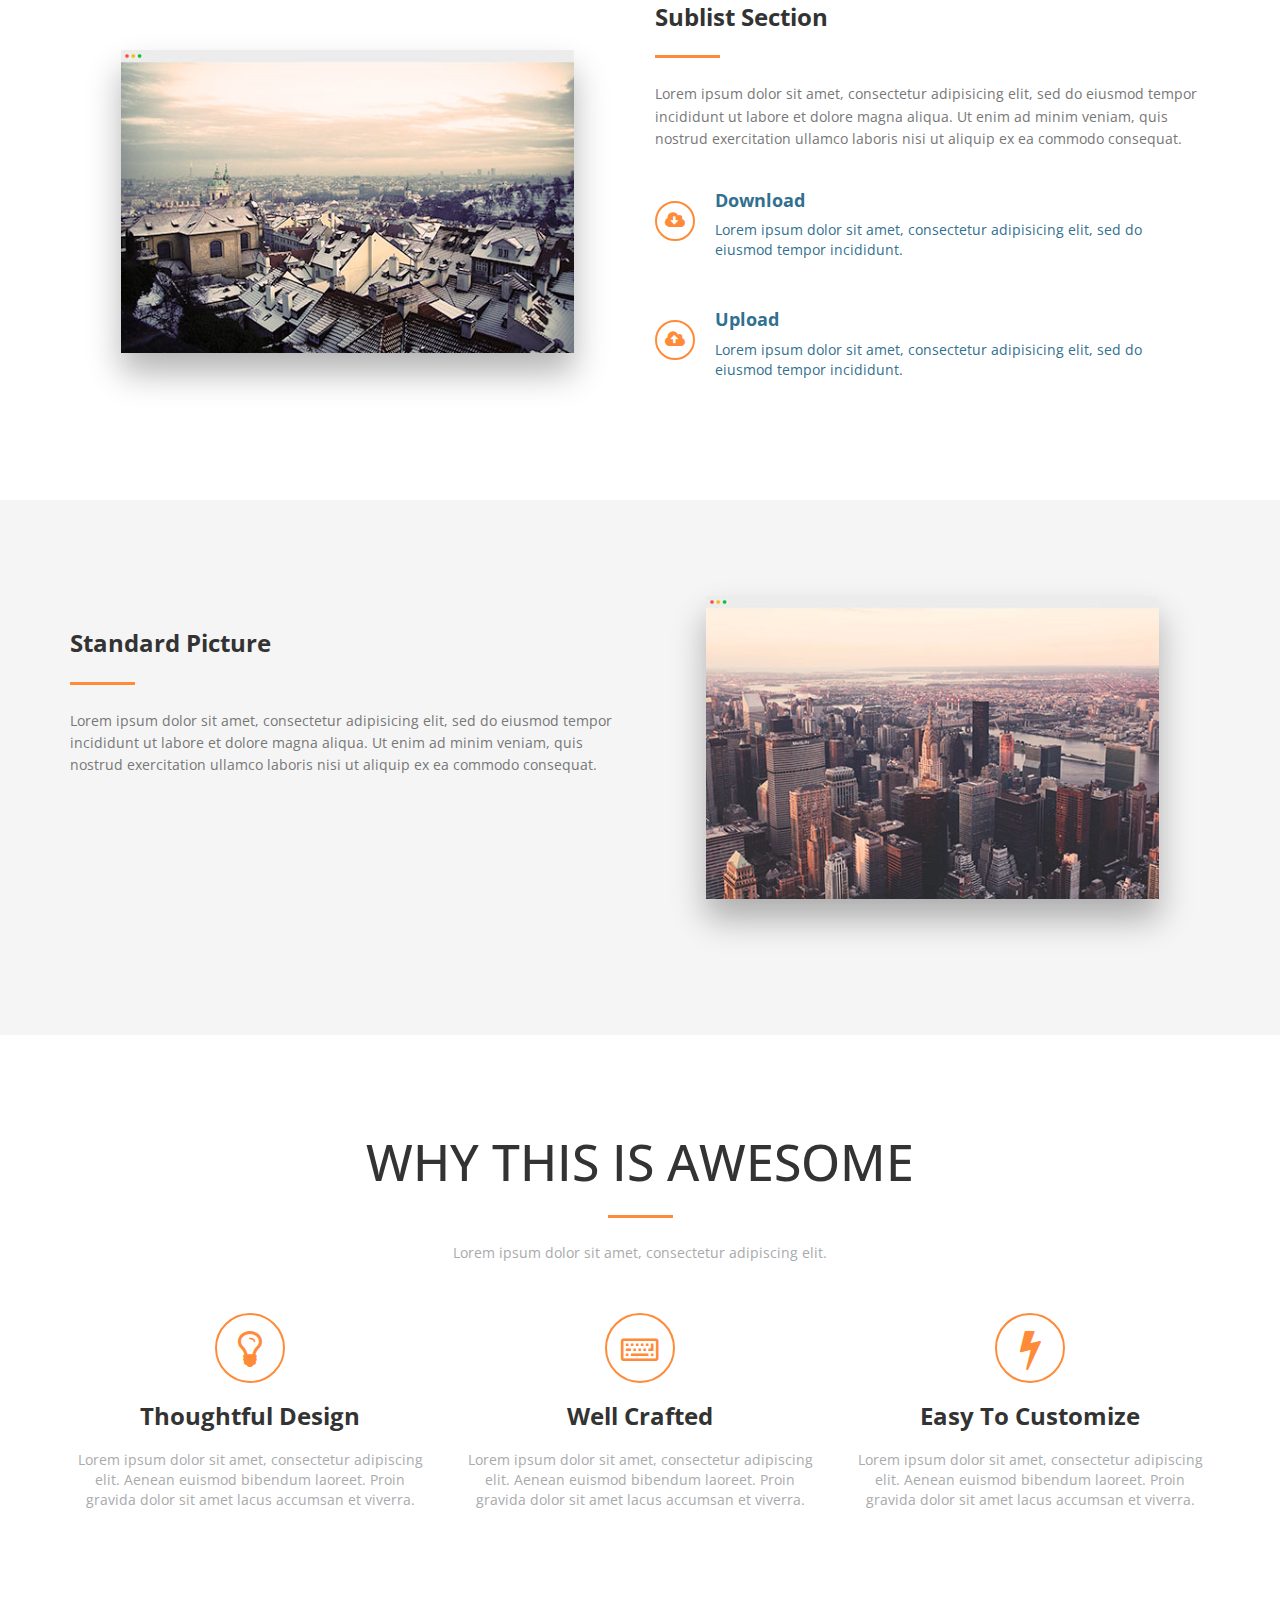
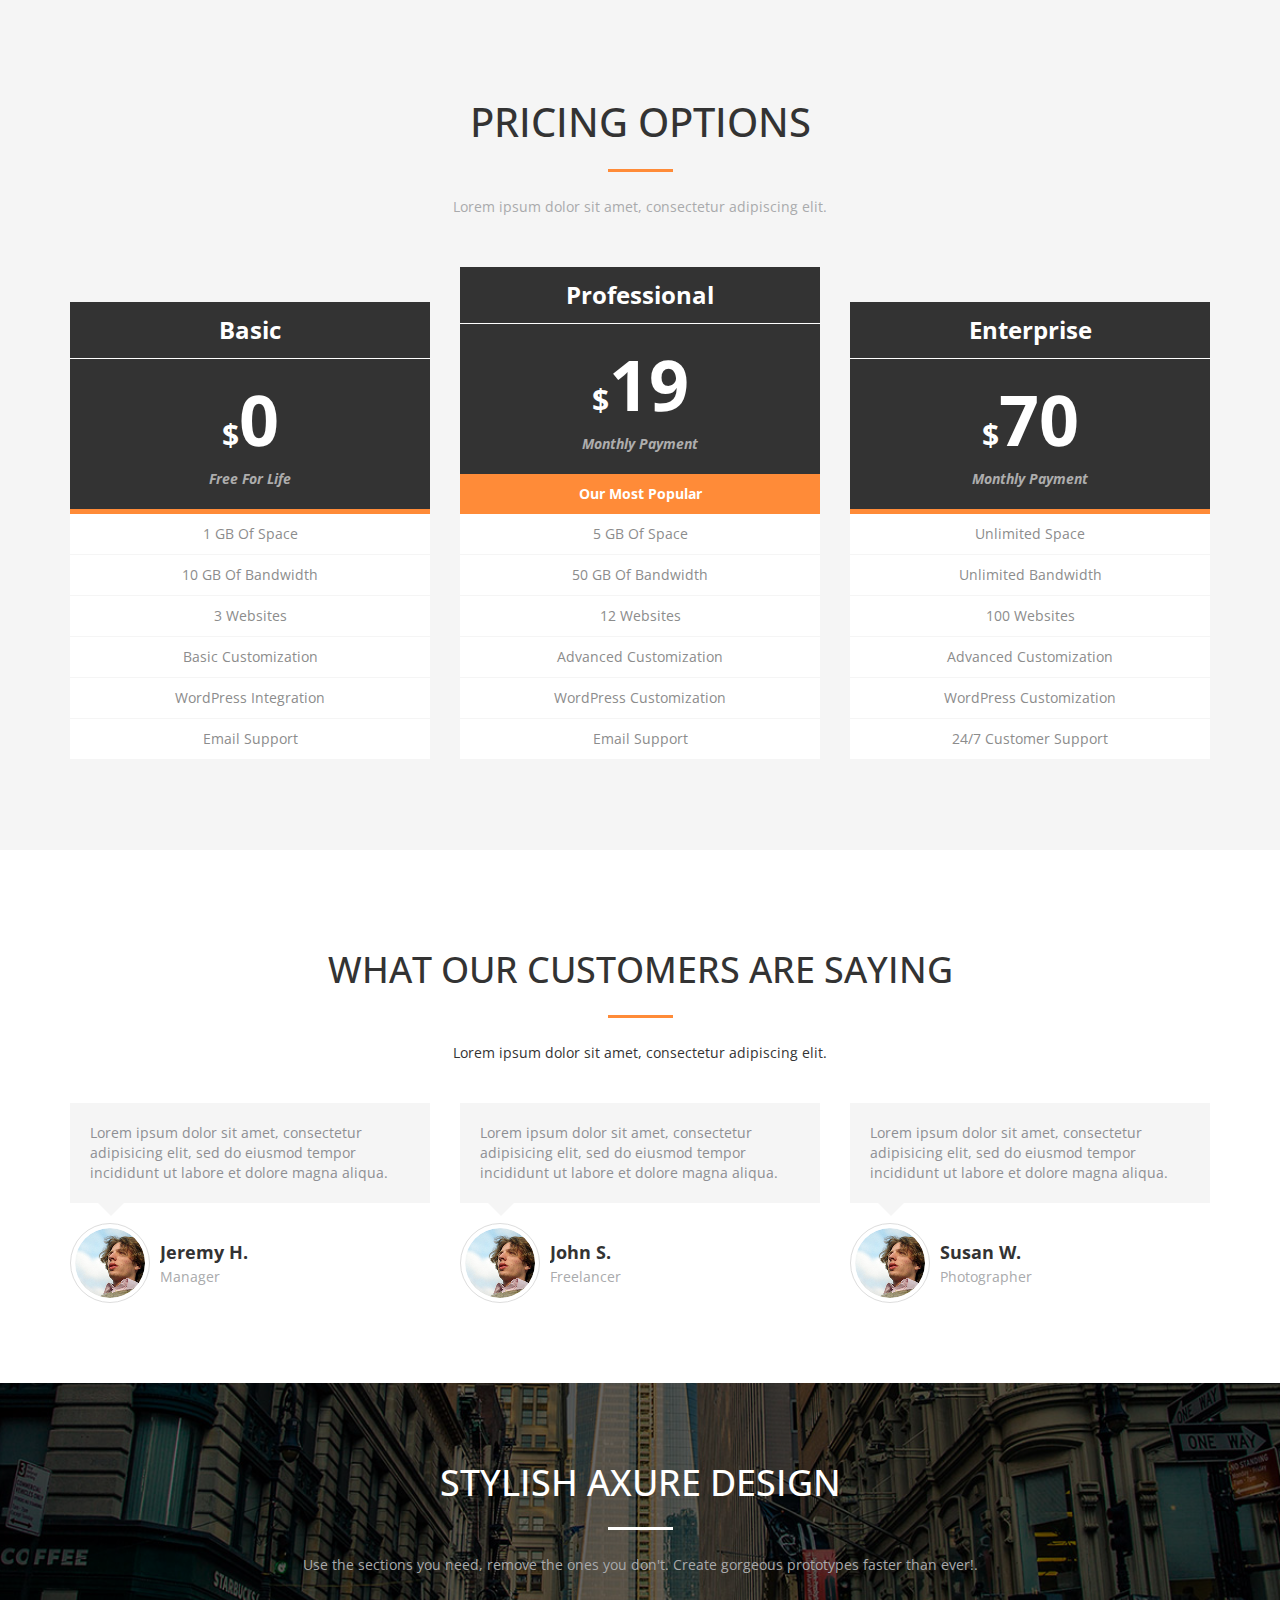
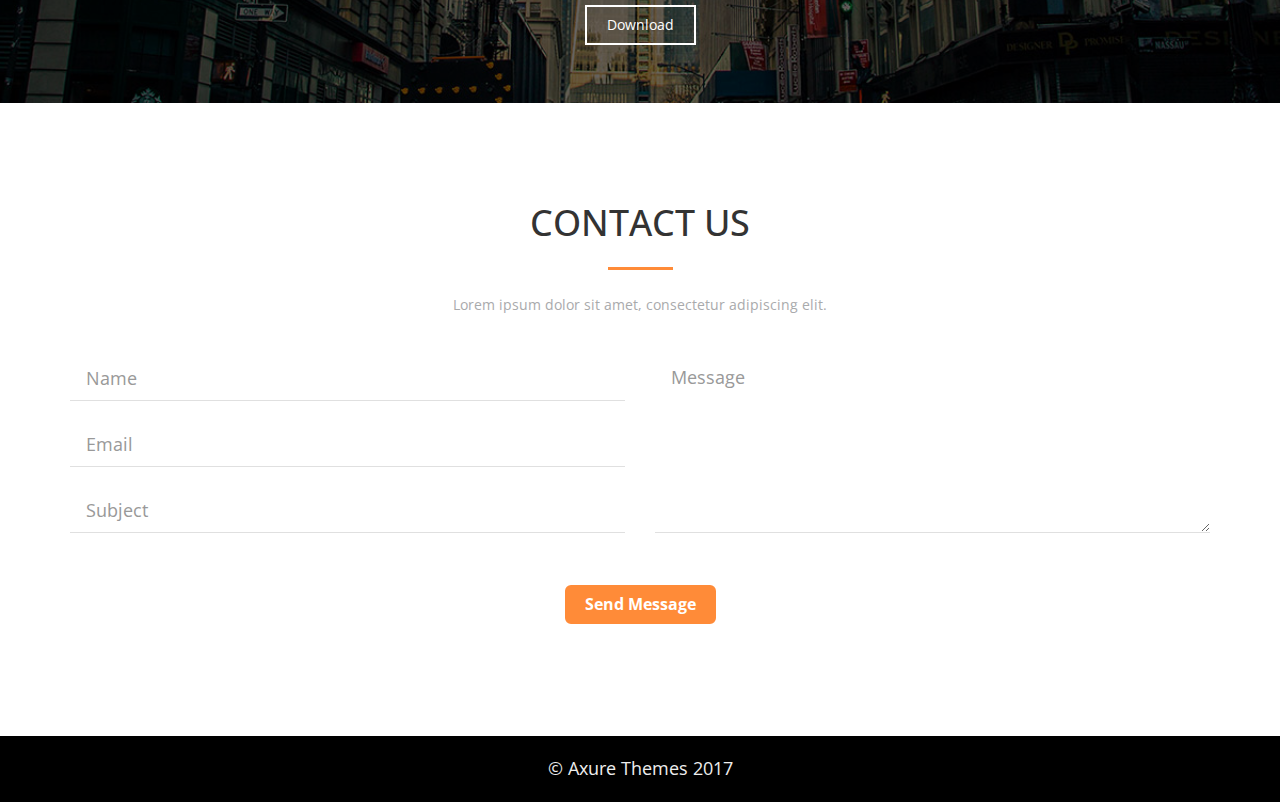
<file: template_6/index.html>
<!DOCTYPE html>
<html>
  <head>
    <meta charset="utf-8">
    <meta http-equiv="X-UA-Compatible" content="IE=edge">
    <meta name="viewport" content="width=device-width, initial-scale=1">
    <title>Bootstrap Design II</title>
    <link rel="stylesheet" href="css/bootstrap.min.css" />
    <link rel="stylesheet" href="css/font-awesome.min.css" />
    <link rel="stylesheet" href="css/main.css" />
    <link rel="stylesheet" href="https://fonts.googleapis.com/css?family=Open+Sans:400,600">
    <!-- HTML5 shim and Respond.js for IE8 support of HTML5 elements and media queries -->
    <!-- WARNING: Respond.js doesn't work if you view the page via file:// -->
    <!--[if lt IE 9]>
      <script src="https://oss.maxcdn.com/html5shiv/3.7.3/html5shiv.min.js"></script>
      <script src="https://oss.maxcdn.com/respond/1.4.2/respond.min.js"></script>
    <![endif]-->
  </head>
  <body>

    <!-- Start Navbar -->
    <nav class="navbar navbar-inverse navbar-fixed-top">
      <div class="container">
        <div class="navbar-header">
          <button type="button" class="navbar-toggle collapsed" data-toggle="collapse" data-target="#axit-nav" aria-expanded="false">
            <span class="sr-only">Toggle navigation</span>
            <span class="icon-bar"></span>
            <span class="icon-bar"></span>
            <span class="icon-bar"></span>
          </button>
          <a class="navbar-brand" href="#">Axit</a>
        </div>
        <div class="collapse navbar-collapse" id="axit-nav">
          <ul class="nav navbar-nav navbar-right">
            <li><a href="#">Features</a></li>
            <li><a href="#">About</a></li>
            <li><a href="#">Pricing</a></li>
            <li><a href="#">Reviews</a></li>
            <li><a href="#">Contact</a></li>
          </ul>
        </div>
      </div>
    </nav>
    <!-- End Navbar -->
    <!-- Start Header -->
    <div class="header">
      <div class="overlay">
        <div class="container">
          <div class="row centering-vh">
            <div class="col-md-6">
              <h1 class="uppercase text-center-xs">Ax<span>it</span></h1>
              <p class="lead uppercase text-center-xs">Modern Axure Template For Beautiful Prototypes</p>
              <p class="text-center-xs">Lorem ipsum dolor sit amet, consectetur adipiscing elit. Aenean euismod bibendum laoreet. Proin gravida dolor sit amet lacus accumsan et viverra justo commodo.</p>
              <button>Download</button>
            </div>
            <div class="col-md-6">
              <form class="center-block">
                <h2 class="text-center">Try Your <span>Free</span> Trial Today</h2>
                <input class="form-control" type="text" name="username" placeholder="Name" />
                <input class="form-control" type="email" name="email" placeholder="Email" />
                <input class="form-control" type="password" name="password" placeholder="Password" />
                <input class="btn btn-block" Type="submit" value="Get Started" />
              </form>
            </div>
          </div>
        </div>
      </div>
    </div>
    <!-- End Header -->
    <div class="clearfix"></div>
    <!-- Start Social Media -->
    <div class="social-section">
      <div class="container">
        <div class="row">
          <div class="col-md-4">
            <h4>Social Media</h4>
            <p>Lorem ipsum dolor sit amet, consectetur adipisicing elit, sed do eiusmod tempor incididunt.</p>
          </div>
          <div class="col-md-8">
            <i class="fa fa-facebook fa-3x fa-fw"></i>
            <i class="fa fa-twitter fa-3x fa-fw"></i>
            <i class="fa fa-google-plus fa-3x fa-fw"></i>
            <i class="fa fa-pinterest fa-3x fa-fw"></i>
            <i class="fa fa-instagram fa-3x fa-fw"></i>
            <i class="fa fa-stumbleupon fa-3x fa-fw"></i>
            <i class="fa fa-rss fa-3x fa-fw"></i>
          </div>
        </div>
      </div>
    </div>
    <!-- End Social Medial -->
    <!-- Start Tabs Section -->
    <div class="tabs-section">
      <div class="container">
        <div class="row">
          <div class="col-md-2">
            <ul class="list-unstyled tab-switch text-center">
              <li class="selected" data-class=".tab-one">Tab 1</li>
              <li data-class=".tab-two">Tab 2</li>
              <li data-class=".tab-three">Tab 3</li>
            </ul>
          </div>
          <div class="col-md-6">
            <div class="tabs-content">
              <div class="tab-one">
                <h3>Tab Number One</h3>
                <p class="lead">Lorem ipsum dolor sit amet, consectetur adipisicing elit, sed do eiusmod tempor incididunt ut labore et dolore magna aliqua. Ut enim ad minim veniam, quis nostrud exercitation ullamco laboris nisi ut aliquip ex ea commodo consequat. Duis aute irure dolor in reprehenderit in voluptate velit esse cillum dolore eu fugiat nulla pariatur. Excepteur sint occaecat cupidatat non proident, sunt in culpa qui officia deserunt mollit anim id est laborum.</p>
                <button class="btn btn-lg">Download</button>
              </div>
              <div class="tab-two">
                <h3>Tab Number Two</h3>
                <p class="lead">Lorem ipsum dolor sit amet, consectetur adipisicing elit, sed do eiusmod tempor incididunt ut labore et dolore magna aliqua. Ut enim ad minim veniam, quis nostrud exercitation ullamco laboris nisi ut aliquip ex ea commodo consequat. Duis aute irure dolor in reprehenderit in voluptate velit esse cillum dolore eu fugiat nulla pariatur. Excepteur sint occaecat cupidatat non proident, sunt in culpa qui officia deserunt mollit anim id est laborum.</p>
                <button class="btn btn-lg">Download</button>
              </div>
              <div class="tab-three">
                <h3>Tab Number Three</h3>
                <p class="lead">Lorem ipsum dolor sit amet, consectetur adipisicing elit, sed do eiusmod tempor incididunt ut labore et dolore magna aliqua. Ut enim ad minim veniam, quis nostrud exercitation ullamco laboris nisi ut aliquip ex ea commodo consequat. Duis aute irure dolor in reprehenderit in voluptate velit esse cillum dolore eu fugiat nulla pariatur. Excepteur sint occaecat cupidatat non proident, sunt in culpa qui officia deserunt mollit anim id est laborum.</p>
                <button class="btn btn-lg">Download</button>
              </div>
            </div>
          </div>
          <div class="col-md-4">
            <img class="img-responsive center-block hidden-sm hidden-xs" src="img/home.png" alt="" />
          </div>
        </div>
      </div>
    </div>
    <!-- End Tabs Section -->
    <!-- Start Sublist Section -->
    <div class="sublist">
      <div class="container">
        <div class="row">
          <!-- Start Column 6 -->
          <div class="col-md-6">
            <img class="img-responsive center-block sub-image hidden-xs hidden-sm" src="img/sublist.png" alt="" />
          </div>
          <!-- End Column 6 -->
          <!-- Start Column 6 -->
          <div class="col-md-6">
            <div class="list-info">
              <h3 class="sublist-head head-border">Sublist Section</h3>
              <p class="sublist-desc">Lorem ipsum dolor sit amet, consectetur adipisicing elit, sed do eiusmod tempor incididunt ut labore et dolore magna aliqua. Ut enim ad minim veniam, quis nostrud exercitation ullamco laboris nisi ut aliquip ex ea commodo consequat.</p>
              <!-- Start List Icon -->
              <div class="list-icon">
                <i class="fa fa-cloud-download fa-lg pull-left"></i>
                <div class="text-info pull-left">
                  <h4>Download</h4>
                  <p>Lorem ipsum dolor sit amet, consectetur adipisicing elit, sed do eiusmod tempor incididunt.</p>
                </div>
              </div>
              <div class="clearfix"></div>
              <!-- End List Icon -->
              <!-- Start List Icon -->
              <div class="list-icon">
                <i class="fa fa-cloud-upload fa-lg pull-left"></i>
                <div class="text-info pull-left">
                  <h4>Upload</h4>
                  <p>Lorem ipsum dolor sit amet, consectetur adipisicing elit, sed do eiusmod tempor incididunt.</p>
                </div>
              </div>
              <!-- End List Icon -->
            </div>
          </div>
          <!-- End Column 6 -->
        </div>
      </div>
    </div>
    <!-- End Sublist Section -->
    <!-- Start Standard Picture -->
    <div class="standard-picture">
      <div class="container">
        <div class="row">
          <!-- Start Column 6 -->
          <div class="col-md-6">
            <div class="list-info">
              <h3 class="standard-head head-border">Standard Picture</h3>
              <p class="standard-desc">Lorem ipsum dolor sit amet, consectetur adipisicing elit, sed do eiusmod tempor incididunt ut labore et dolore magna aliqua. Ut enim ad minim veniam, quis nostrud exercitation ullamco laboris nisi ut aliquip ex ea commodo consequat.</p>
            </div>
          </div>
          <!-- End Column 6 -->
          <!-- Start Column 6 -->
          <div class="col-md-6">
            <img class="img-responsive center-block standard-image" src="img/standard.png" alt="" />
          </div>
          <!-- End Column 6 -->
        </div>
      </div>
    </div>
    <!-- End Standard Picture -->
    <!-- Start This Is Awesome -->
    <div class="awesome text-center">
      <div class="container">
        <h2 class="awesome-head h1 head-border-center uppercase">Why This is Awesome</h2>
        <p class="awesome-desc">Lorem ipsum dolor sit amet, consectetur adipiscing elit.</p>
        <div class="row">
          <div class="col-md-4 feat-box">
            <i class="fa fa-lightbulb-o fa-3x"></i>
            <h3 class="feat-head">Thoughtful Design</h3>
            <p class="feat-info">Lorem ipsum dolor sit amet, consectetur adipiscing elit. Aenean euismod bibendum laoreet. Proin gravida dolor sit amet lacus accumsan et viverra.</p>
          </div>
          <div class="col-md-4 feat-box">
            <i class="fa fa-keyboard-o fa-2x"></i>
            <h3 class="feat-head">Well Crafted</h3>
            <p class="feat-info">Lorem ipsum dolor sit amet, consectetur adipiscing elit. Aenean euismod bibendum laoreet. Proin gravida dolor sit amet lacus accumsan et viverra.</p>
          </div>
          <div class="col-md-4 feat-box">
            <i class="fa fa-flash fa-3x"></i>
            <h3 class="feat-head">Easy To Customize</h3>
            <p class="feat-info">Lorem ipsum dolor sit amet, consectetur adipiscing elit. Aenean euismod bibendum laoreet. Proin gravida dolor sit amet lacus accumsan et viverra.</p>
          </div>
        </div>
      </div>
    </div>
    <!-- End This Is Awesome -->
    <!-- Start Price Section -->
    <div class="price-options text-center">
      <div class="container">
        <h2 class="price-head h1 head-border-center uppercase">Pricing Options</h2>
        <p class="price-desc">Lorem ipsum dolor sit amet, consectetur adipiscing elit.</p>
        <div class="row">
          <!-- Start Column 4 -->
          <div class="col-md-4">
            <div class="price-box basic">
              <h3 class="plan-head">Basic</h3>
              <!-- Start Option Price -->
              <div class="option-price">
                <span class="price">
                  <span class="usd">$</span>0
                </span>
                <span class="period">Free For Life</span>
              </div>
              <!-- End Option Price -->
              <!-- Start Configuration -->
              <ul class="list-unstyled configuration">
                <li>1 GB Of Space</li>
                <li>10 GB Of Bandwidth</li>
                <li>3 Websites</li>
                <li>Basic Customization</li>
                <li>WordPress Integration</li>
                <li>Email Support</li>
              </ul>
              <!-- End Configuration -->
            </div>
          </div>
          <!-- End Column 4 -->
          <!-- Start Column 4 -->
          <div class="col-md-4">
            <div class="price-box professional">
              <h3 class="plan-head">Professional</h3>
              <!-- Start Option Price -->
              <div class="option-price">
                <span class="price">
                  <span class="usd">$</span>19
                </span>
                <span class="period">Monthly Payment</span>
              </div>
              <p class="most-pop">Our Most Popular</p>
              <!-- End Option Price -->
              <!-- Start Configuration -->
              <ul class="list-unstyled configuration">
                <li>5 GB Of Space</li>
                <li>50 GB Of Bandwidth</li>
                <li>12 Websites</li>
                <li>Advanced Customization</li>
                <li>WordPress Customization</li>
                <li>Email Support</li>
              </ul>
              <!-- End Configuration -->
            </div>
          </div>
          <!-- End Column 4 -->
          <!-- Start Column 4 -->
          <div class="col-md-4">
            <div class="price-box enterprise">
              <h3 class="plan-head">Enterprise</h3>
              <!-- Start Option Price -->
              <div class="option-price">
                <span class="price">
                  <span class="usd">$</span>70
                </span>
                <span class="period">Monthly Payment</span>
              </div>
              <!-- End Option Price -->
              <!-- Start Configuration -->
              <ul class="list-unstyled configuration">
                <li>Unlimited Space</li>
                <li>Unlimited Bandwidth</li>
                <li>100 Websites</li>
                <li>Advanced Customization</li>
                <li>WordPress Customization</li>
                <li>24/7 Customer Support</li>
              </ul>
              <!-- End Configuration -->
            </div>
          </div>
          <!-- End Column 4 -->
        </div>
      </div>
    </div>
    <!-- End Price Section -->
    <!-- Start Testimonials -->
    <div class="testimonials">
      <div class="container">
        <h2 class="tes-head h1 head-border-center uppercase text-center">What Our Customers Are Saying</h2>
        <p class="tes-desc text-center">Lorem ipsum dolor sit amet, consectetur adipiscing elit.</p>
        <div class="row">
          <!-- Start Column 4 -->
          <div class="col-md-4">
            <p class="client-say">Lorem ipsum dolor sit amet, consectetur adipisicing elit, sed do eiusmod tempor incididunt ut labore et dolore magna aliqua.</p>
            <div class="media">
              <div class="media-left">
                <img class="media-object img-thumbnail img-circle" src="img/avatar.png" alt="">
              </div>
              <div class="media-body">
                <h4 class="media-heading">Jeremy H.</h4>
                <p>Manager</p>
              </div>
            </div>
          </div>
          <!-- End Column 4 -->
          <!-- Start Column 4 -->
          <div class="col-md-4">
            <p class="client-say">Lorem ipsum dolor sit amet, consectetur adipisicing elit, sed do eiusmod tempor incididunt ut labore et dolore magna aliqua.</p>
            <div class="media">
              <div class="media-left">
                <img class="media-object img-thumbnail img-circle" src="img/avatar.png" alt="">
              </div>
              <div class="media-body">
                <h4 class="media-heading">John S.</h4>
                <p>Freelancer</p>
              </div>
            </div>
          </div>
          <!-- End Column 4 -->
          <!-- Start Column 4 -->
          <div class="col-md-4">
            <p class="client-say">Lorem ipsum dolor sit amet, consectetur adipisicing elit, sed do eiusmod tempor incididunt ut labore et dolore magna aliqua.</p>
            <div class="media">
              <div class="media-left">
                <img class="media-object img-thumbnail img-circle" src="img/avatar.png" alt="">
              </div>
              <div class="media-body">
                <h4 class="media-heading">Susan W.</h4>
                <p>Photographer</p>
              </div>
            </div>
          </div>
          <!-- End Column 4 -->
        </div>
      </div>
    </div>
    <!-- End Testimonials -->
    <!-- Start Stylish -->
    <div class="stylish">
      <div class="overlay">
        <div class="container">
          <h2 class="stylish-head h1 head-border-center uppercase text-center">Stylish Axure Design</h2>
          <p class="stylish-desc text-center">Use the sections you need, remove the ones you don't. Create gorgeous prototypes faster than ever!.</p>
          <button class="stylish-btn">Download</button>
        </div>
      </div>
    </div>
    <!-- End Stylish -->
    <!-- Start Contact Us -->
    <div class="contact-us">
      <div class="container">
        <h2 class="contact-head h1 head-border-center uppercase text-center">Contact Us</h2>
        <p class="contact-desc text-center">Lorem ipsum dolor sit amet, consectetur adipiscing elit.</p>
        <!-- Start Grid -->
        <div class="row">
          <form class="contact">
            <div class="col-md-6">
              <input class="form-control input-lg" type="text" name="username" placeholder="Name" />
              <input class="form-control input-lg" type="email" name="email" placeholder="Email" />
              <input class="form-control input-lg" type="text" name="subject" placeholder="Subject" />
            </div>
            <div class="col-md-6">
              <textarea class="form-control input-lg" placeholder="Message"></textarea>
            </div>
          </form>
        </div>
        <!-- End Grid -->
        <button class="contact-btn">Send Message</button>
      </div>
    </div>
    <!-- End Contact Us -->
    <!-- Start Footer -->
    <div class="footer">
      <div class="container text-center">&copy; Axure Themes 2017</div>
    </div>
    <!-- End Footer -->
    <script src="js/jquery-1.12.4.min.js"></script>
    <script src="js/bootstrap.min.js"></script>
    <script src="js/main.js"></script>
  </body>
</html>
</file>
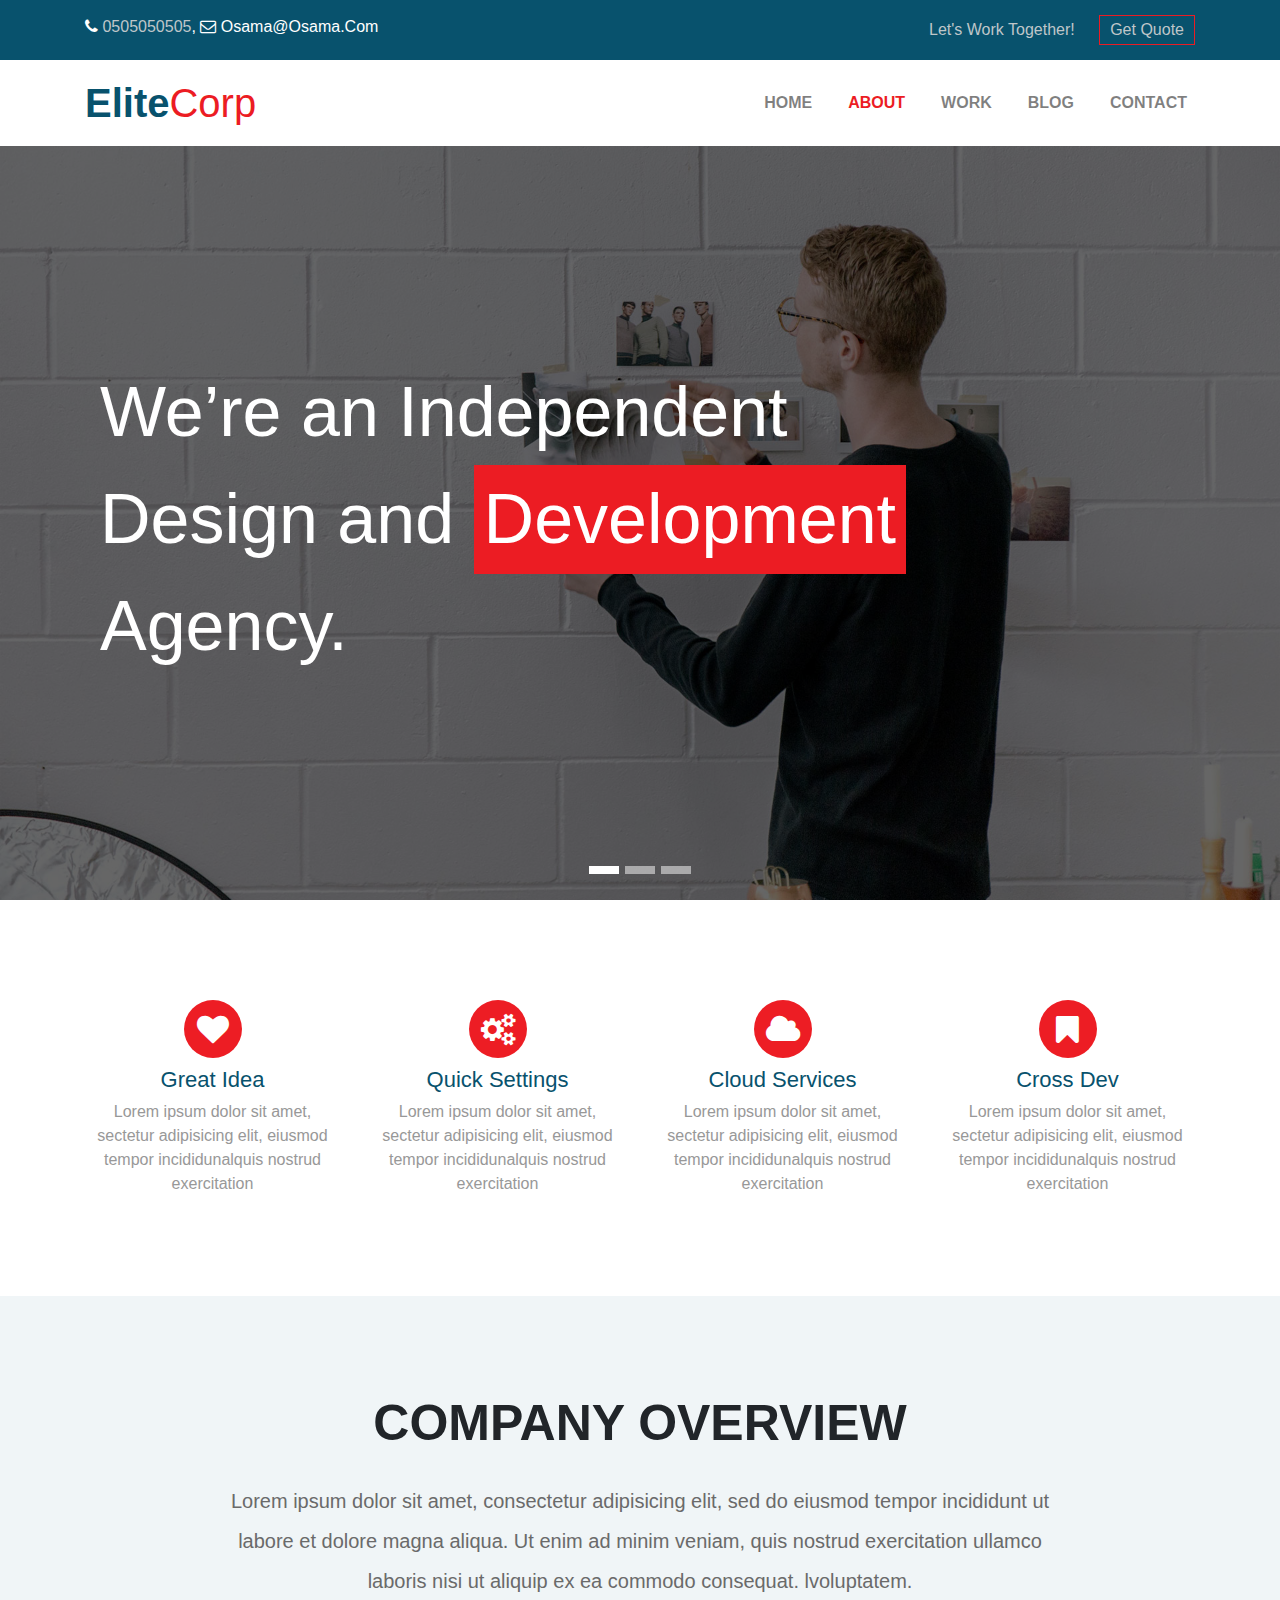
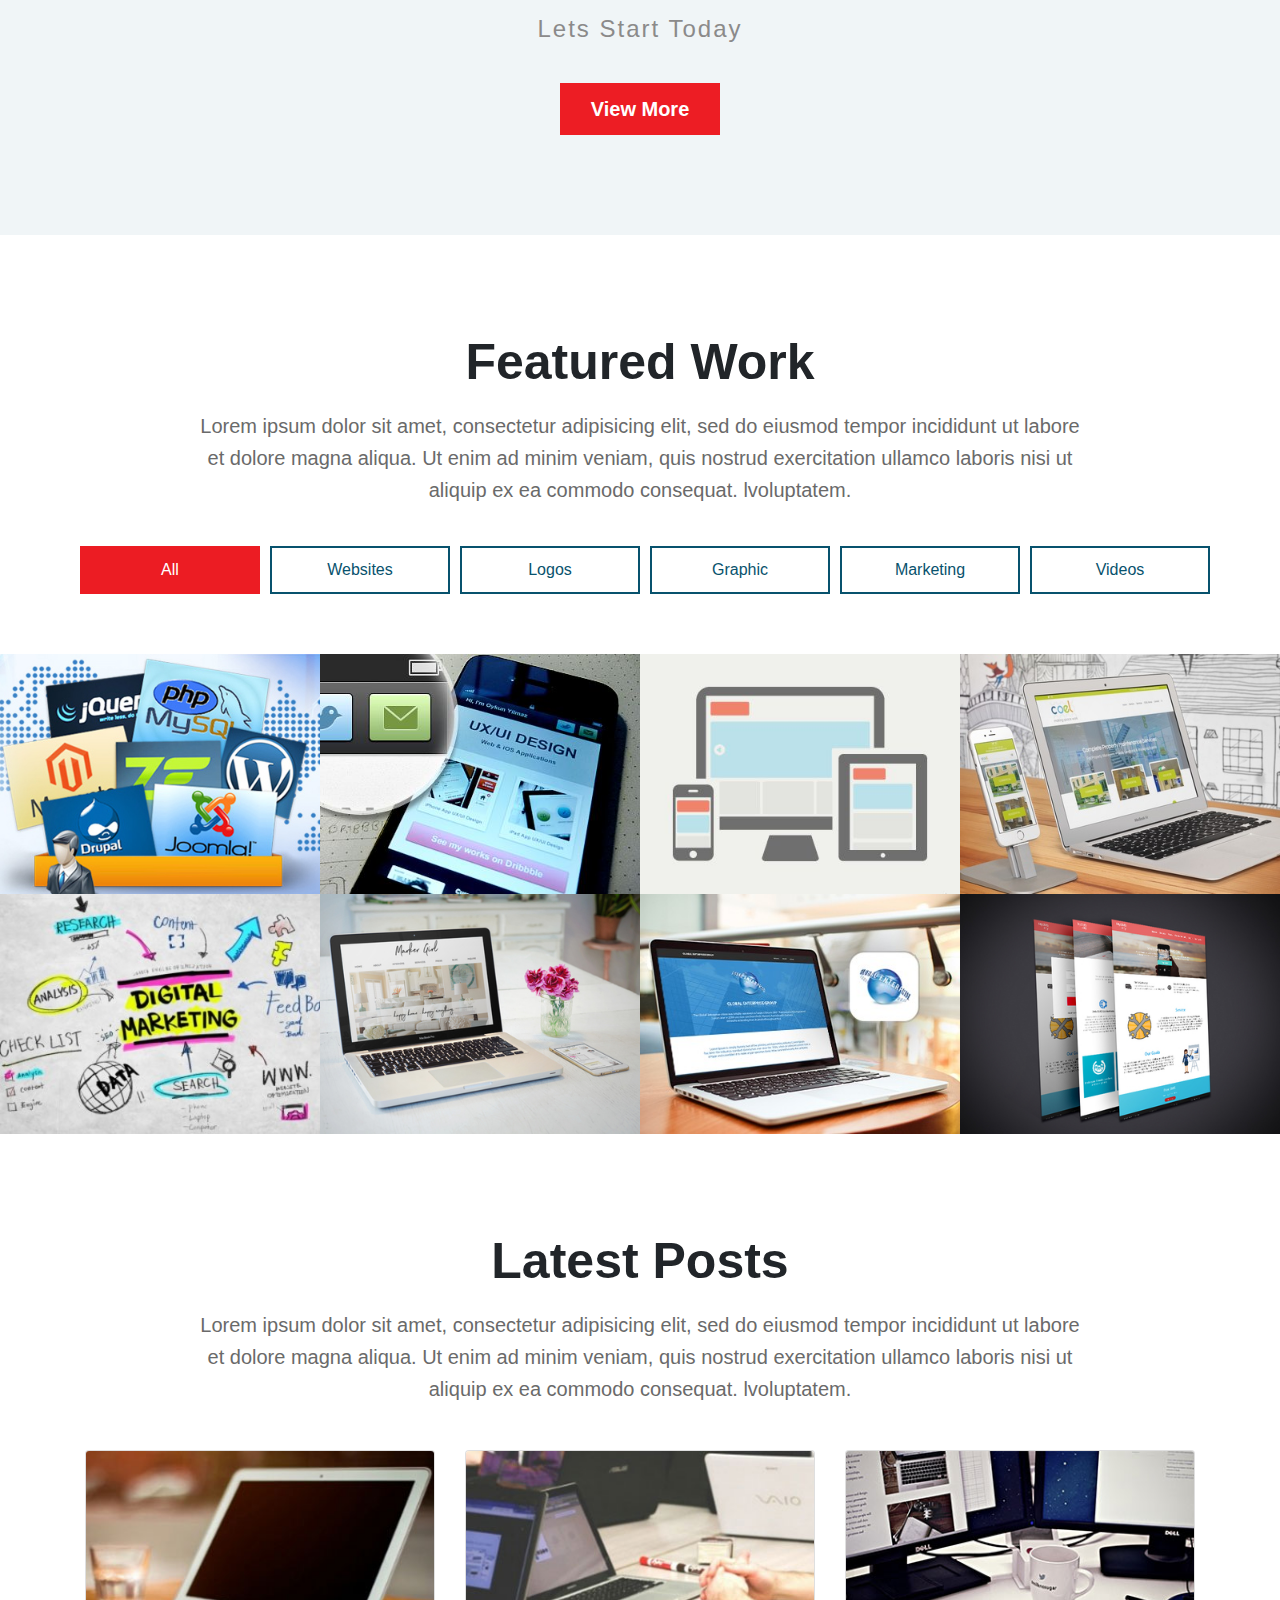
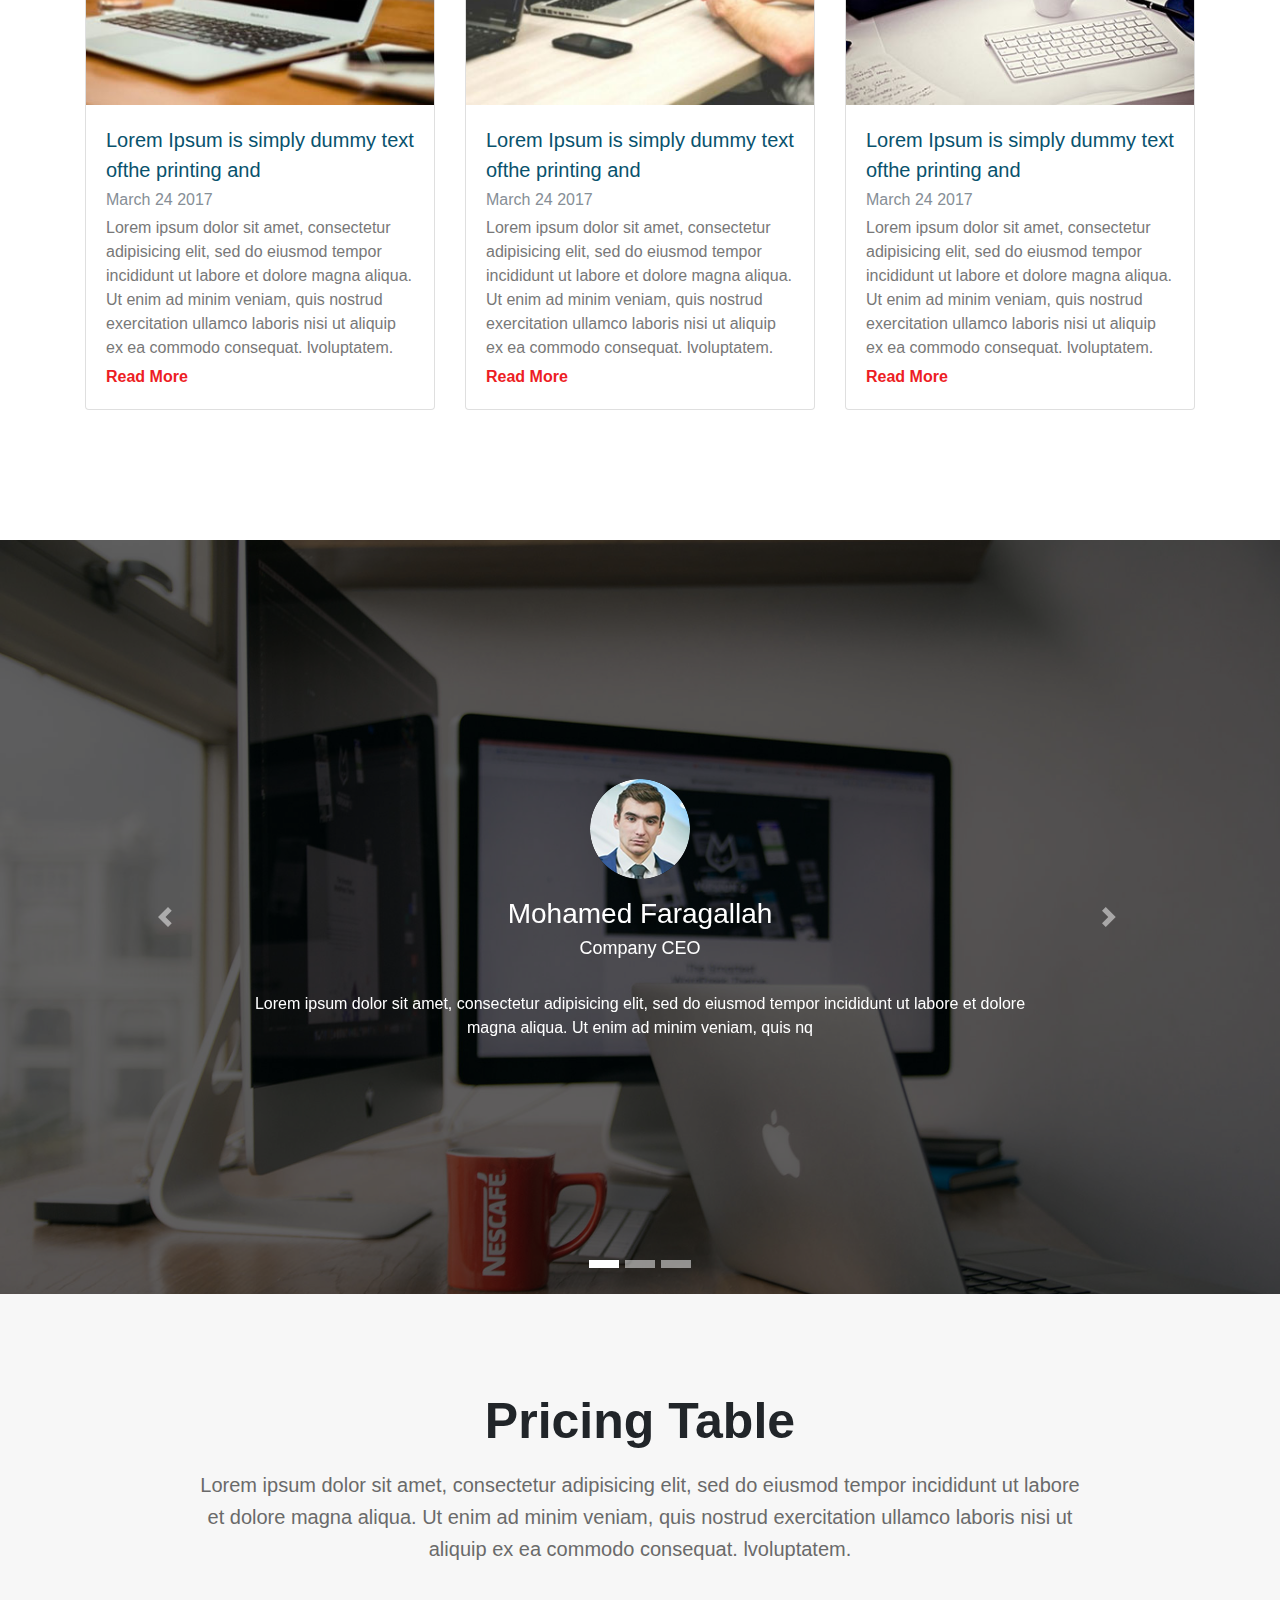
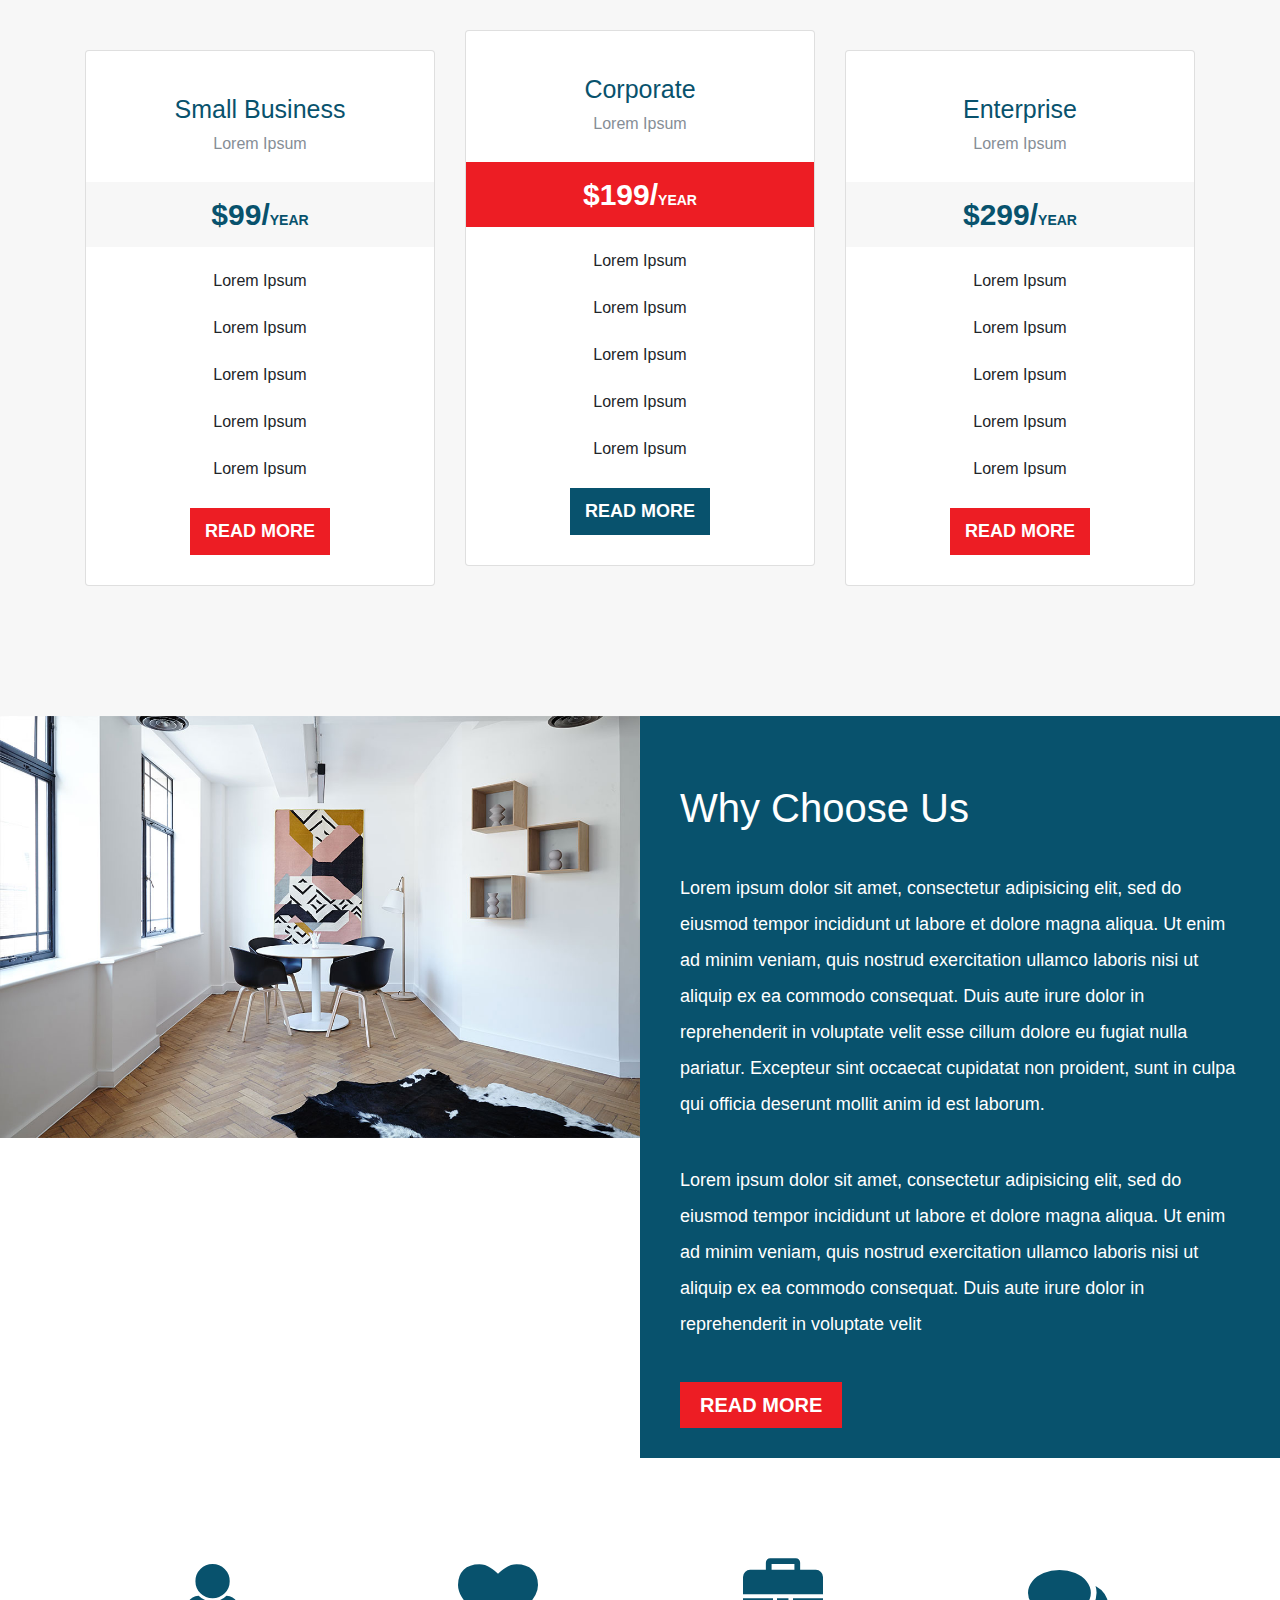
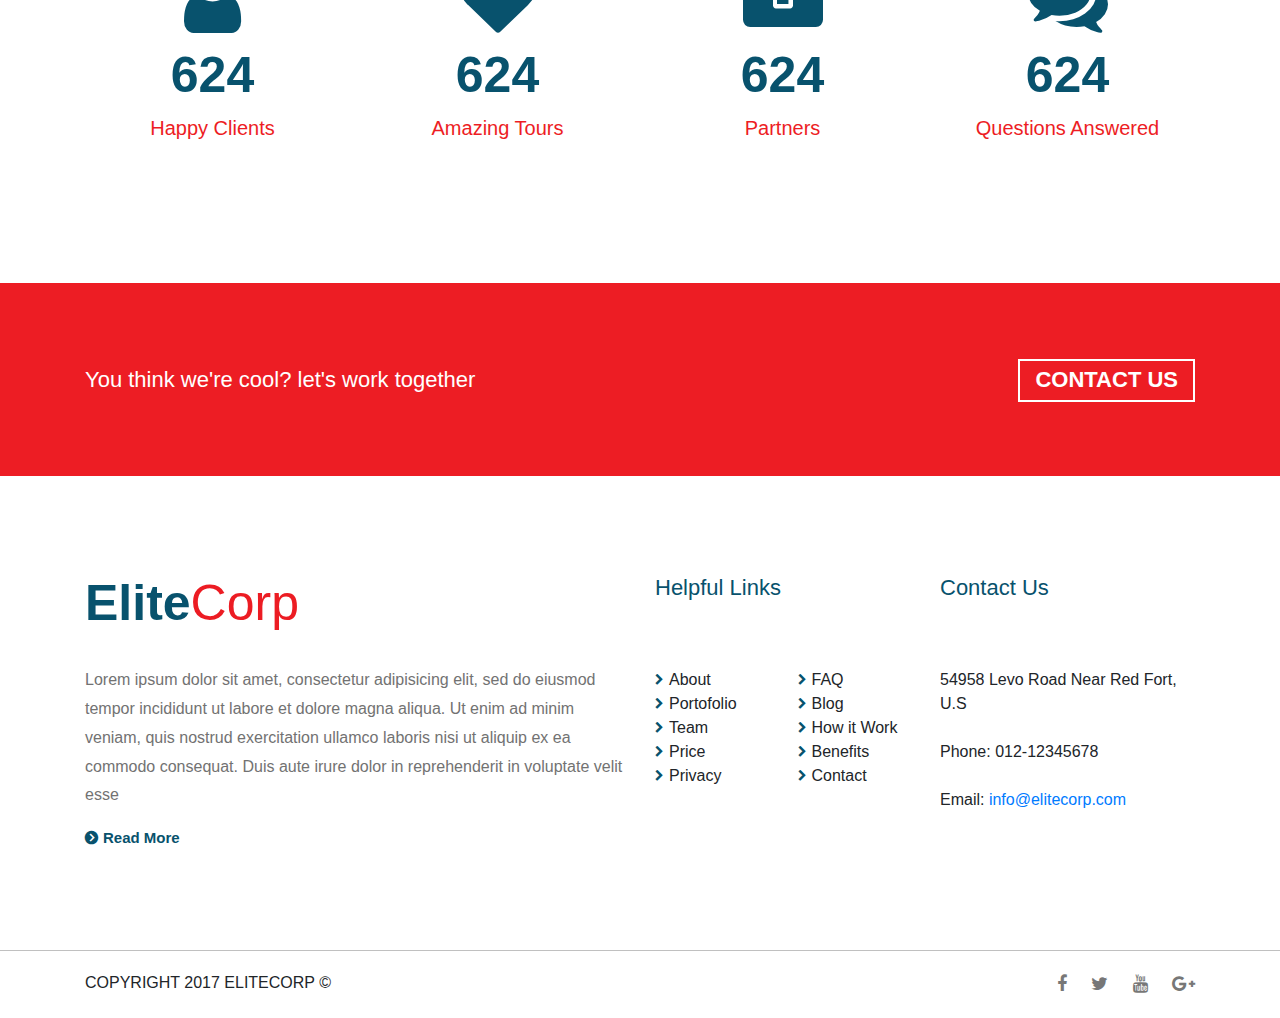
<file: template_7/index.html>
<!DOCTYPE html>
<html>
  <head>
    <meta charset="utf-8">
    <meta name="viewport" content="width=device-width, initial-scale=1, shrink-to-fit=no">
    <title>Bootstrap 4 Design Number 1</title>
    <link rel="stylesheet" href="css/bootstrap.min.css">
    <link rel="stylesheet" href="css/font-awesome.min.css">
    <link rel="stylesheet" href="css/main.css">
  </head>
  <body>
    <!-- Start Upper Bar -->
    <div class="upper-bar">
      <div class="container">
        <div class="row">
          <div class="info col-sm text-center text-sm-left">
            <i class="fa fa-phone"></i> <span>0505050505</span>,
            <i class="fa fa-envelope-o"></i> Osama@Osama.Com
          </div>
          <div class="info col-sm text-center text-sm-right">
            <span>Let's Work Together!</span>
            <span class="get-quote">Get Quote</span>
          </div>
        </div>
      </div>
    </div>
    <!-- End Upper Bar -->
    <!-- Start Navbar -->
    <nav class="navbar navbar-expand-lg navbar-light">
      <div class="container">
        <a class="navbar-brand" href="#">
          <span>Elite</span><span>Corp</span>
        </a>
        <button class="navbar-toggler" type="button" data-toggle="collapse" data-target="#main-nav" aria-controls="navbarSupportedContent" aria-expanded="false" aria-label="Toggle navigation">
          <span class="navbar-toggler-icon"></span>
        </button>
        <div class="collapse navbar-collapse" id="main-nav">
          <ul class="navbar-nav ml-auto">
            <li class="nav-item">
              <a class="nav-link" href="#">Home</a>
            </li>
            <li class="nav-item active">
              <a class="nav-link" href="#">About <span class="sr-only">(current)</span></a>
            </li>
            <li class="nav-item">
              <a class="nav-link" href="#">Work</a>
            </li>
            <li class="nav-item">
              <a class="nav-link" href="#">Blog</a>
            </li>
            <li class="nav-item">
              <a class="nav-link" href="#">Contact</a>
            </li>
          </ul>
        </div>
      </div>
    </nav>
    <!-- End Navbar -->
    <!-- Start Slider -->
    <div class="slider">
      <div id="main-slider" class="carousel slide" data-ride="carousel">
        <div class="carousel-inner">
          <h1>We’re an Independent <br>Design and <span>Development</span> <br>Agency.</h1>
          <div class="overlay"></div>
          <div class="carousel-item carousel-one active">
          </div>
          <div class="carousel-item carousel-two">
          </div>
          <div class="carousel-item carousel-three">
          </div>
        </div>
        <ol class="carousel-indicators">
          <li data-target="#main-slider" data-slide-to="0" class="active"></li>
          <li data-target="#main-slider" data-slide-to="1"></li>
          <li data-target="#main-slider" data-slide-to="2"></li>
        </ol>
      </div>
    </div>
    <!-- End Slider -->
    <!-- Start Features -->
    <div class="features text-center">
      <div class="container">
        <div class="row">
          <div class="col-sm-6 col-lg-3">
            <i class="fa fa-heart fa-2x rounded-circle"></i>
            <h3>Great Idea</h3>
            <p>Lorem ipsum dolor sit amet, sectetur adipisicing elit,  eiusmod tempor incididunalquis nostrud exercitation</p>
          </div>
          <div class="col-sm-6 col-lg-3">
            <i class="fa fa-cogs fa-2x rounded-circle"></i>
            <h3>Quick Settings</h3>
            <p>Lorem ipsum dolor sit amet, sectetur adipisicing elit,  eiusmod tempor incididunalquis nostrud exercitation</p>
          </div>
          <div class="col-sm-6 col-lg-3">
            <i class="fa fa-cloud fa-2x rounded-circle"></i>
            <h3>Cloud Services</h3>
            <p>Lorem ipsum dolor sit amet, sectetur adipisicing elit,  eiusmod tempor incididunalquis nostrud exercitation</p>
          </div>
          <div class="col-sm-6 col-lg-3">
            <i class="fa fa-bookmark fa-2x rounded-circle"></i>
            <h3>Cross Dev</h3>
            <p>Lorem ipsum dolor sit amet, sectetur adipisicing elit,  eiusmod tempor incididunalquis nostrud exercitation</p>
          </div>
        </div>
      </div>
    </div>
    <!-- End Features -->
    <!-- Start Overview -->
    <div class="overview text-center">
      <div class="container">
        <h2 class="h1">Company Overview</h2>
        <p>Lorem ipsum dolor sit amet, consectetur adipisicing elit, sed do eiusmod tempor incididunt ut labore et dolore magna aliqua. Ut enim ad minim veniam, quis nostrud exercitation ullamco laboris nisi ut aliquip ex ea commodo consequat. lvoluptatem.</p>
        <h4>Lets Start Today</h4>
        <button>View More</button>
      </div>
    </div>
    <!-- End Overview -->
    <!-- Start Featured Work -->
    <div class="featured-work text-center">
      <div class="container">
        <h2>Featured Work</h2>
        <p>Lorem ipsum dolor sit amet, consectetur adipisicing elit, sed do eiusmod tempor incididunt ut labore et dolore magna aliqua. Ut enim ad minim veniam, quis nostrud exercitation ullamco laboris nisi ut aliquip ex ea commodo consequat. lvoluptatem.</p>
        <ul class='list-unstyled row'>
          <li data-class="all" class="active col-md">All</li>
          <li data-class=".websites" class="col-md">Websites</li>
          <li data-class=".logos" class="col-md">Logos</li>
          <li data-class=".graphic" class="col-md">Graphic</li>
          <li data-class=".marketing" class="col-md">Marketing</li>
          <li data-class=".videos" class="col-md">Videos</li>
        </ul>
      </div>
      <div class="shuffle-imgs">
        <div class="row">
          <div class="col-md">
            <img class="websites" src="img/01.jpg" alt="" />
          </div>
          <div class="col-md">
            <img class="logos" src="img/02.jpg" alt="" />
          </div>
          <div class="col-md">
            <img class="logos" src="img/03.jpg" alt="" />
          </div>
          <div class="col-md">
            <img class="websites" src="img/04.jpg" alt="" />
          </div>
        </div>
        <div class="row">
          <div class="col-md">
            <img class="graphic" src="img/05.jpg" alt="" />
          </div>
          <div class="col-md">
            <img class="videos" src="img/06.jpg" alt="" />
          </div>
          <div class="col-md">
            <img class="websites" src="img/07.jpg" alt="" />
          </div>
          <div class="col-md">
            <img class="marketing" src="img/08.jpg" alt="" />
          </div>
        </div>
      </div>
    </div>
    <!-- End Featured Work -->
    <!-- Start Latest Posts -->
    <div class="latest-posts">
      <div class="container">
        <h2 class="text-center">Latest Posts</h2>
        <p class="section-description text-center">Lorem ipsum dolor sit amet, consectetur adipisicing elit, sed do eiusmod tempor incididunt ut labore et dolore magna aliqua. Ut enim ad minim veniam, quis nostrud exercitation ullamco laboris nisi ut aliquip ex ea commodo consequat. lvoluptatem.</p>
        <div class="row">
          <!-- Start Grid Column -->
          <div class="col-md-6 col-lg-4">
            <div class="card">
              <img class="card-img-top" src="img/post01.jpg" alt="" />
              <div class="card-body">
                <h4 class="card-title">Lorem Ipsum is simply dummy text ofthe printing and</h4>
                <h6 class="card-subtitle mb-2 text-muted">March 24 2017</h6>
                <p class="card-text">Lorem ipsum dolor sit amet, consectetur adipisicing elit, sed do eiusmod tempor incididunt ut labore et dolore magna aliqua. Ut enim ad minim veniam, quis nostrud exercitation ullamco laboris nisi ut aliquip ex ea commodo consequat. lvoluptatem.</p>
                <a href="#" class="card-link">Read More</a>
              </div>
            </div>
          </div>
          <!-- End Grid Column -->
          <!-- Start Grid Column -->
          <div class="col-md-6 col-lg-4">
            <div class="card">
              <img class="card-img-top" src="img/post02.jpg" alt="" />
              <div class="card-body">
                <h4 class="card-title">Lorem Ipsum is simply dummy text ofthe printing and</h4>
                <h6 class="card-subtitle mb-2 text-muted">March 24 2017</h6>
                <p class="card-text">Lorem ipsum dolor sit amet, consectetur adipisicing elit, sed do eiusmod tempor incididunt ut labore et dolore magna aliqua. Ut enim ad minim veniam, quis nostrud exercitation ullamco laboris nisi ut aliquip ex ea commodo consequat. lvoluptatem.</p>
                <a href="#" class="card-link">Read More</a>
              </div>
            </div>
          </div>
          <!-- End Grid Column -->
          <!-- Start Grid Column -->
          <div class="col-md-6 col-lg-4">
            <div class="card">
              <img class="card-img-top" src="img/post03.jpg" alt="" />
              <div class="card-body">
                <h4 class="card-title">Lorem Ipsum is simply dummy text ofthe printing and</h4>
                <h6 class="card-subtitle mb-2 text-muted">March 24 2017</h6>
                <p class="card-text">Lorem ipsum dolor sit amet, consectetur adipisicing elit, sed do eiusmod tempor incididunt ut labore et dolore magna aliqua. Ut enim ad minim veniam, quis nostrud exercitation ullamco laboris nisi ut aliquip ex ea commodo consequat. lvoluptatem.</p>
                <a href="#" class="card-link">Read More</a>
              </div>
            </div>
          </div>
          <!-- End Grid Column -->
        </div>
      </div>
    </div>
    <!-- End Latest Posts -->
    <!-- Start Testimonials -->
    <div class="testimonials">
      <div class="overlay"></div>
      <div class="container">
        <div id="testimonials" class="carousel slide" data-ride="carousel">
          <ol class="carousel-indicators">
            <li data-target="#testimonials" data-slide-to="0" class="active"></li>
            <li data-target="#testimonials" data-slide-to="1"></li>
            <li data-target="#testimonials" data-slide-to="2"></li>
          </ol>
          <div class="carousel-inner">
            <div class="carousel-item active">
              <div class="carousel-caption d-none d-block">
                <img src="img/avatar01.png" alt="...">
                <h3>Mohamed Faragallah</h3>
                <span>Company CEO</span>
                <p>Lorem ipsum dolor sit amet, consectetur adipisicing elit, sed do eiusmod tempor incididunt ut labore et dolore magna aliqua. Ut enim ad minim veniam, quis nq</p>
              </div>
            </div>
            <div class="carousel-item">
              <div class="carousel-caption d-none d-block">
                <img src="img/avatar01.png" alt="...">
                <h3>Ahmed Mosaad</h3>
                <span>Company Manager</span>
                <p>Lorem ipsum dolor sit amet, consectetur adipisicing elit, sed do eiusmod tempor incididunt ut labore et dolore magna aliqua. Ut enim ad minim veniam, quis nq</p>
              </div>
            </div>
            <div class="carousel-item">
              <div class="carousel-caption d-none d-block">
                <img src="img/avatar01.png" alt="...">
                <h3>John Skeet</h3>
                <span>Free Lancer</span>
                <p>Lorem ipsum dolor sit amet, consectetur adipisicing elit, sed do eiusmod tempor incididunt ut labore et dolore magna aliqua. Ut enim ad minim veniam, quis nq</p>
              </div>
            </div>
          </div>
          <a class="carousel-control-prev" href="#testimonials" role="button" data-slide="prev">
            <span class="carousel-control-prev-icon" aria-hidden="true"></span>
            <span class="sr-only">Previous</span>
          </a>
          <a class="carousel-control-next" href="#testimonials" role="button" data-slide="next">
            <span class="carousel-control-next-icon" aria-hidden="true"></span>
            <span class="sr-only">Next</span>
          </a>
        </div>
      </div>
    </div>
    <!-- End Testimonials -->
    <!-- Start Pricing Table -->
    <div class="pricing-table text-center">
      <div class="container">
        <h2>Pricing Table</h2>
        <p class="section-description">Lorem ipsum dolor sit amet, consectetur adipisicing elit, sed do eiusmod tempor incididunt ut labore et dolore magna aliqua. Ut enim ad minim veniam, quis nostrud exercitation ullamco laboris nisi ut aliquip ex ea commodo consequat. lvoluptatem.</p>
        <div class="row">
          <!-- Start Grid Column -->
          <div class="col-md-6 col-lg-4">
            <div class="card">
              <div class="card-body">
                <h4 class="card-title">Small Business</h4>
                <h6 class="card-subtitle mb-2 text-muted">Lorem Ipsum</h6>
                <p class="card-text">$99/<span>Year</span></p>
                <ul class="list-group list-group-flush">
                  <li class="list-group-item">Lorem Ipsum</li>
                  <li class="list-group-item">Lorem Ipsum</li>
                  <li class="list-group-item">Lorem Ipsum</li>
                  <li class="list-group-item">Lorem Ipsum</li>
                  <li class="list-group-item">Lorem Ipsum</li>
                </ul>
                <a href="#" class="card-link">Read More</a>
              </div>
            </div>
          </div>
          <!-- End Grid Column -->
          <!-- Start Grid Column -->
          <div class="col-md-6 col-lg-4">
            <div class="card corporate">
              <div class="card-body">
                <h4 class="card-title">Corporate</h4>
                <h6 class="card-subtitle mb-2 text-muted">Lorem Ipsum</h6>
                <p class="card-text">$199/<span>Year</span></p>
                <ul class="list-group list-group-flush">
                  <li class="list-group-item">Lorem Ipsum</li>
                  <li class="list-group-item">Lorem Ipsum</li>
                  <li class="list-group-item">Lorem Ipsum</li>
                  <li class="list-group-item">Lorem Ipsum</li>
                  <li class="list-group-item">Lorem Ipsum</li>
                </ul>
                <a href="#" class="card-link">Read More</a>
              </div>
            </div>
          </div>
          <!-- End Grid Column -->
          <!-- Start Grid Column -->
          <div class="col-md-6 col-lg-4">
            <div class="card">
              <div class="card-body">
                <h4 class="card-title">Enterprise</h4>
                <h6 class="card-subtitle mb-2 text-muted">Lorem Ipsum</h6>
                <p class="card-text">$299/<span>Year</span></p>
                <ul class="list-group list-group-flush">
                  <li class="list-group-item">Lorem Ipsum</li>
                  <li class="list-group-item">Lorem Ipsum</li>
                  <li class="list-group-item">Lorem Ipsum</li>
                  <li class="list-group-item">Lorem Ipsum</li>
                  <li class="list-group-item">Lorem Ipsum</li>
                </ul>
                <a href="#" class="card-link">Read More</a>
              </div>
            </div>
          </div>
          <!-- End Grid Column -->
        </div>
      </div>
    </div>
    <!-- End Pricing Table -->
    <!-- Start Why Choose Us -->
    <div class="choose-us">
      <div class="container-fluid">
        <div class="row">
          <div class="info col-xl-6">
            <img src="img/choose.png" alt="" />
          </div>
          <div class="info col-xl-6">
            <h2 class="h1">Why Choose Us</h2>
            <p>Lorem ipsum dolor sit amet, consectetur adipisicing elit, sed do eiusmod tempor incididunt ut labore et dolore magna aliqua. Ut enim ad minim veniam, quis nostrud exercitation ullamco laboris nisi ut aliquip ex ea commodo consequat. Duis aute irure dolor in reprehenderit in voluptate velit esse cillum dolore eu fugiat nulla pariatur. Excepteur sint occaecat cupidatat non proident, sunt in culpa qui officia deserunt mollit anim id est laborum.</p>
            <p>Lorem ipsum dolor sit amet, consectetur adipisicing elit, sed do eiusmod tempor incididunt ut labore et dolore magna aliqua. Ut enim ad minim veniam, quis nostrud exercitation ullamco laboris nisi ut aliquip ex ea commodo consequat. Duis aute irure dolor in reprehenderit in voluptate velit</p>
            <a href="#" class="read-more">Read More</a>
          </div>
        </div>
      </div>
    </div>
    <!-- End Why Choose Us -->
    <!-- Start Statistics -->
    <div class="stats text-center">
      <div class="container">
        <div class="row">
          <div class="col-sm-6 col-lg-3">
            <div class="stat-box">
              <i class="fa fa-user fa-fw fa-5x"></i>
              <span class="number">624</span>
              <p>Happy Clients</p>
            </div>
          </div>
          <div class="col-sm-6 col-lg-3">
            <div class="stat-box">
              <i class="fa fa-heart fa-fw fa-5x"></i>
              <span class="number">624</span>
              <p>Amazing Tours</p>
            </div>
          </div>
          <div class="col-sm-6 col-lg-3">
            <div class="stat-box">
              <i class="fa fa-briefcase fa-fw fa-5x"></i>
              <span class="number">624</span>
              <p>Partners</p>
            </div>
          </div>
          <div class="col-sm-6 col-lg-3">
            <div class="stat-box">
              <i class="fa fa-comments fa-fw fa-5x"></i>
              <span class="number">624</span>
              <p>Questions Answered</p>
            </div>
          </div>
        </div>
      </div>
    </div>
    <!-- End Statistics -->
    <!-- Start Contact Us -->
    <div class="contact-us">
      <div class="container">
        <div class="row">
          <div class="col-md-8 text-center text-md-left">
            <p>You think we're cool? let's work together</p>
          </div>
          <div class="col-md-4 text-center text-md-right">
            <a href="#">Contact Us</a>
          </div>
        </div>
      </div>
    </div>
    <!-- End Contact Us -->
    <!-- Start Footer -->
    <div class="footer">
      <div class="container">
        <div class="row">
          <div class="col-sm-12 col-lg-6">
            <div class="site-info">
              <h2><span>Elite</span><span>Corp</span></h2>
              <p>Lorem ipsum dolor sit amet, consectetur adipisicing elit, sed do eiusmod tempor incididunt ut labore et dolore magna aliqua. Ut enim ad minim veniam, quis nostrud exercitation ullamco laboris nisi ut aliquip ex ea commodo consequat. Duis aute irure dolor in reprehenderit in voluptate velit esse </p>
              <a href="#">Read More</a>
            </div>
          </div>
          <div class="col-sm-6 col-lg-3">
            <div class="helpful-links">
              <h2>Helpful Links</h2>
              <div class="row">
                <div class="col">
                  <ul class="list-unstyled">
                    <li>About</li>
                    <li>Portofolio</li>
                    <li>Team</li>
                    <li>Price</li>
                    <li>Privacy</li>
                  </ul>
                </div>
                <div class="col">
                  <ul class="list-unstyled">
                    <li>FAQ</li>
                    <li>Blog</li>
                    <li>How it Work</li>
                    <li>Benefits</li>
                    <li>Contact</li>
                  </ul>
                </div>
              </div>
            </div>
          </div>
          <div class="col-sm-6 col-lg-3">
            <div class="contact">
              <h2>Contact Us</h2>
              <ul class="list-unstyled">
                <li>54958 Levo Road Near Red Fort, U.S</li>
                <li>Phone: 012-12345678</li>
                <li>Email: <a href="mailto:info@elitecorp.com?subject=Contact">info@elitecorp.com</a></li>
              </ul>
            </div>
          </div>
        </div>
      </div>
    </div>
    <!-- End Footer -->
    <!-- Start Copyright -->
    <div class="copyright">
      <div class="container">
        <div class="row">
          <div class="col-sm-6 text-center text-sm-left text-uppercase">
            Copyright 2017 EliteCorp &copy;
          </div>
          <div class="col-sm-6 text-center text-sm-right">
            <ul class="list-unstyled">
              <li>
                <a href="#"><i class="fa fa-facebook"></i></a>
              </li>
              <li>
                <a href="#"><i class="fa fa-twitter"></i></a>
              </li>
              <li>
                <a href="#"><i class="fa fa-youtube"></i></a>
              </li>
              <li>
                <a href="#"><i class="fa fa-google-plus"></i></a>
              </li>
            </ul>
          </div>
        </div>
      </div>
    </div>
    <!-- End Copyright -->
    <script src="js/jquery-3.2.1.min.js"></script>
    <script src="js/popper.min.js"></script>
    <script src="js/bootstrap.min.js"></script>
    <script src="js/main.js"></script>
  </body>
</html>
</file>
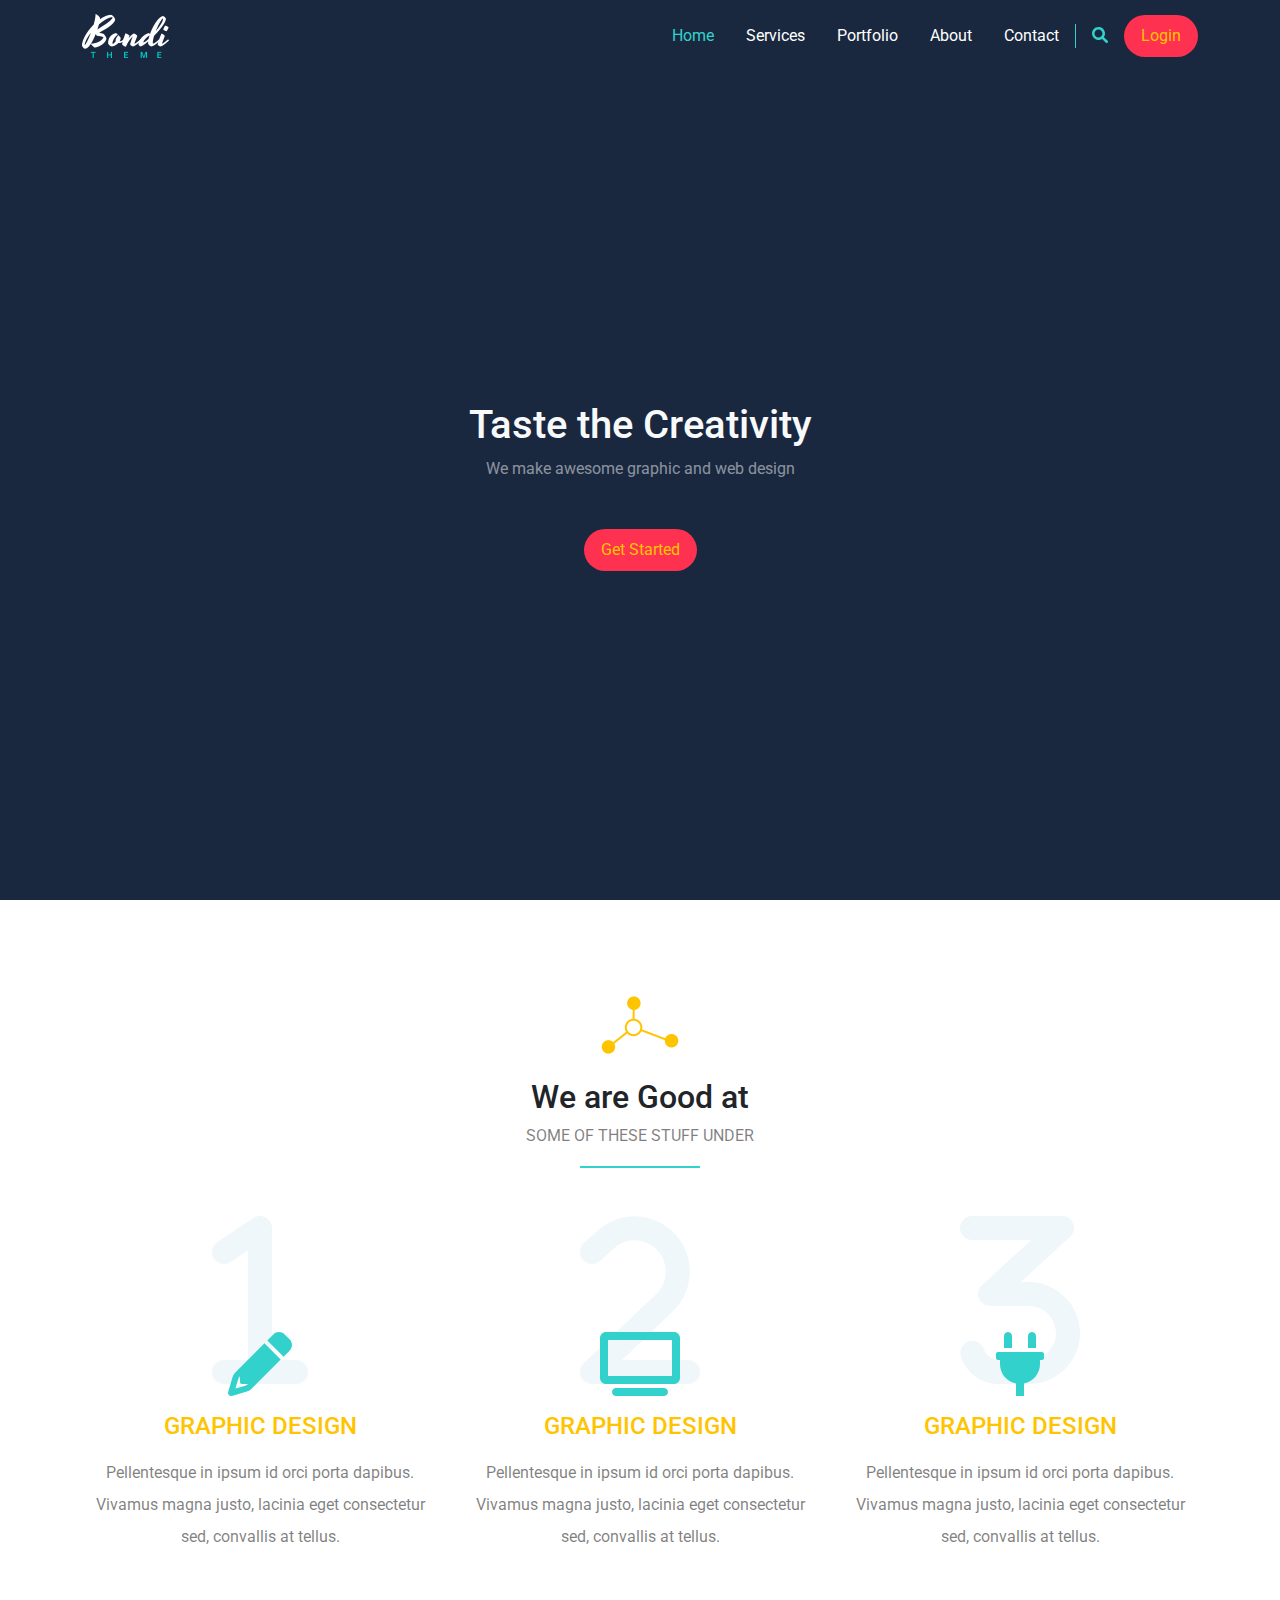
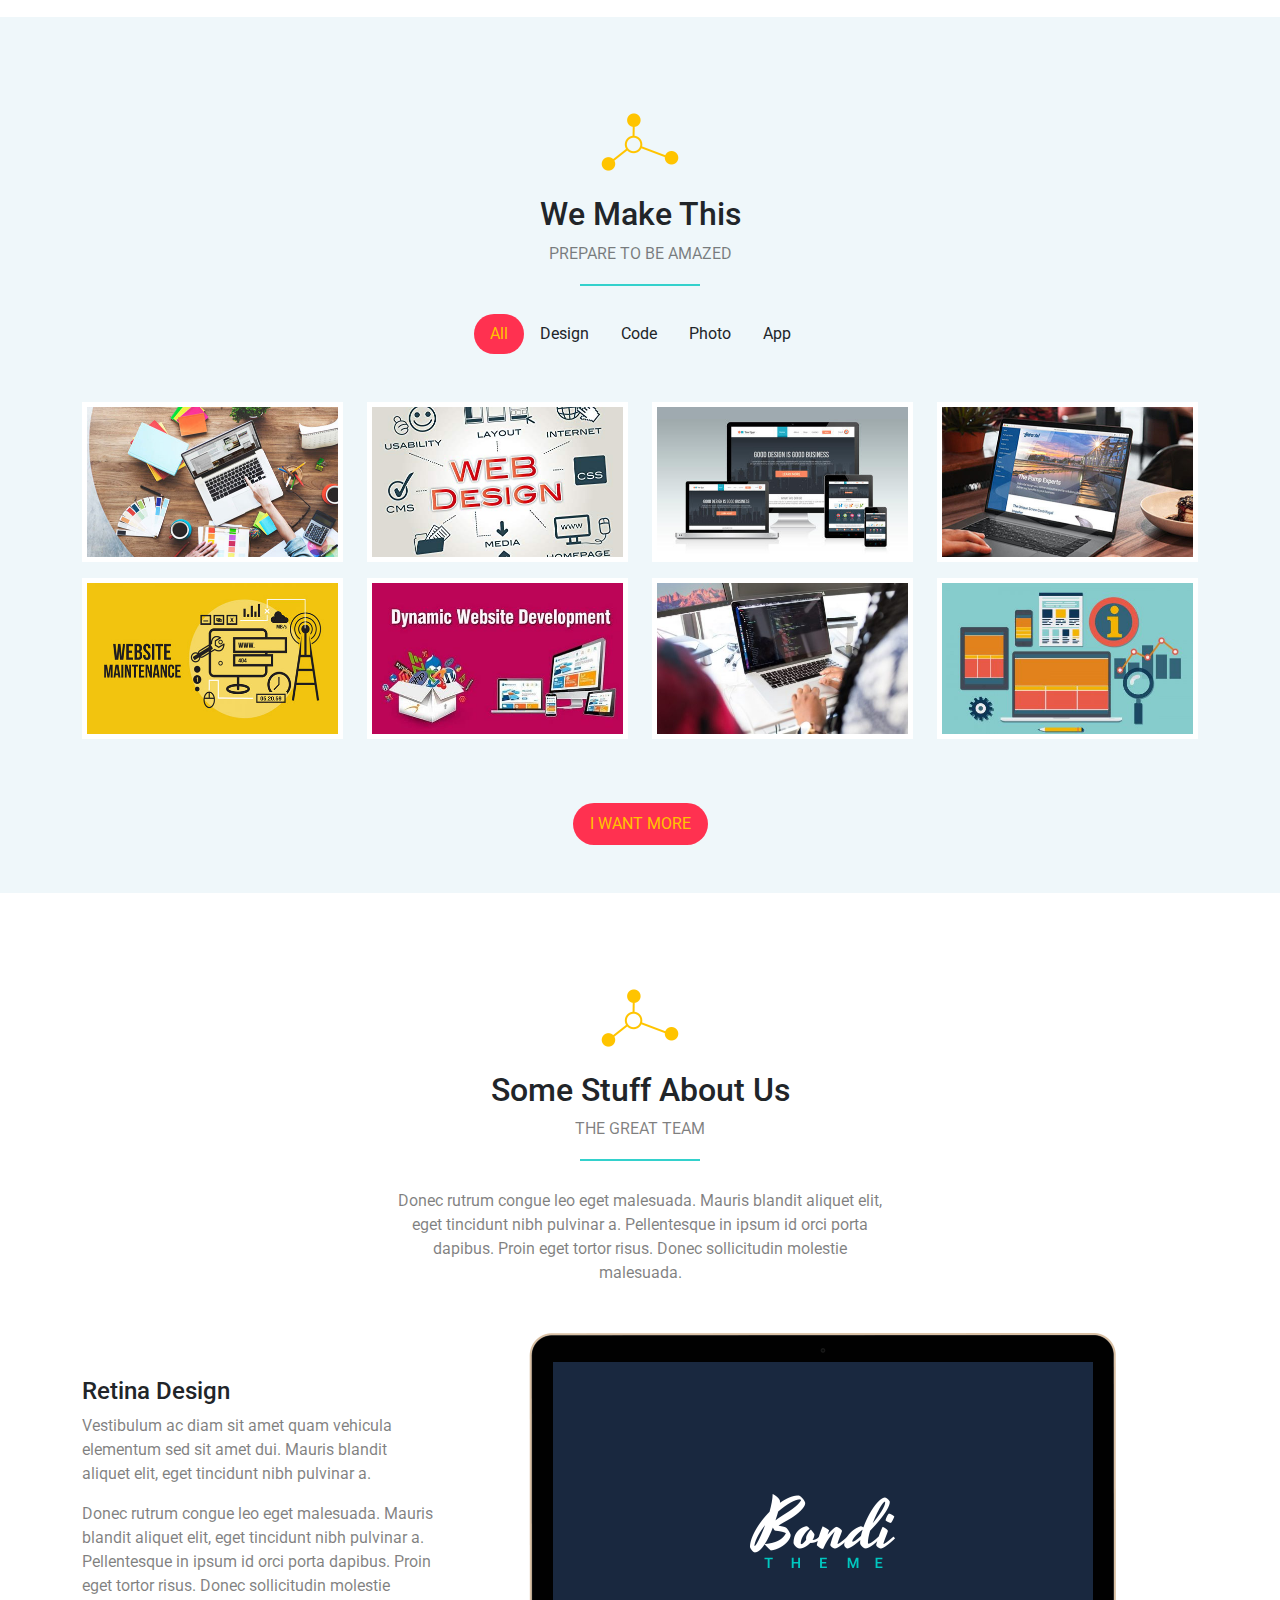
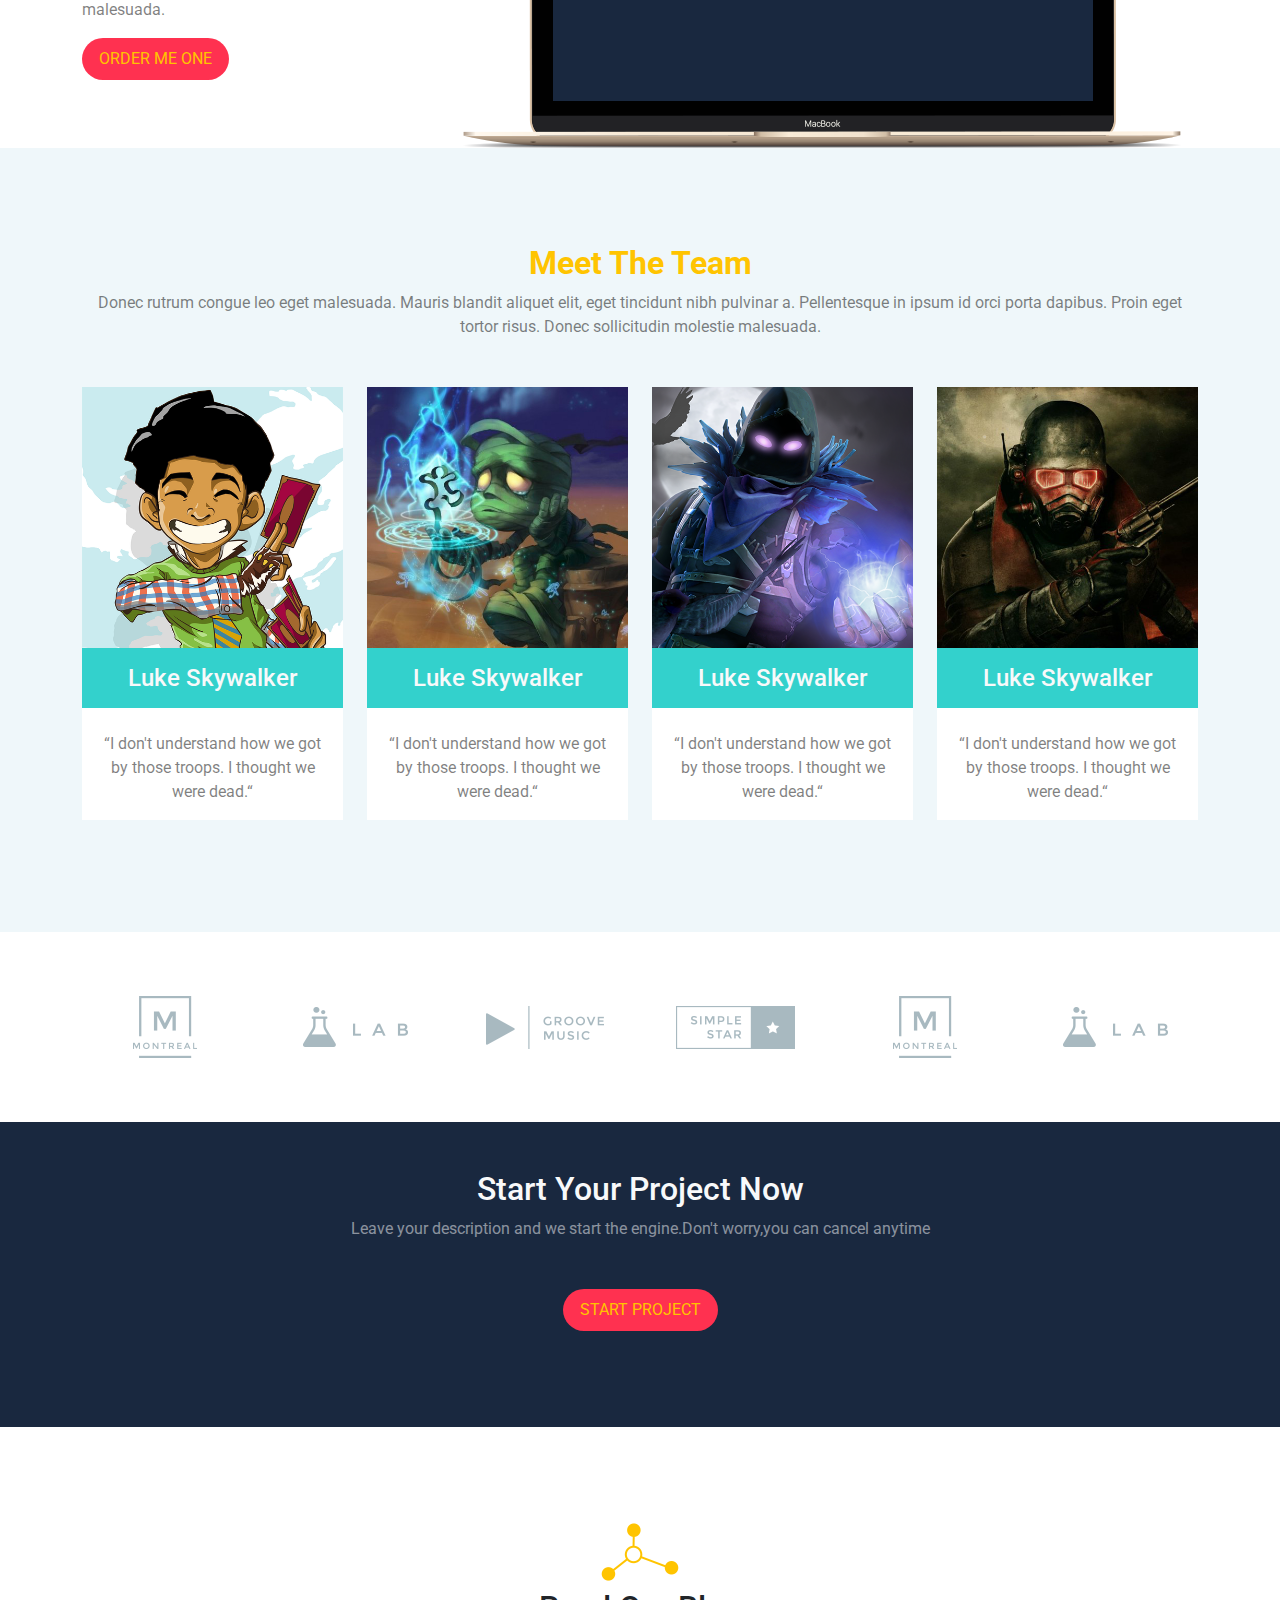
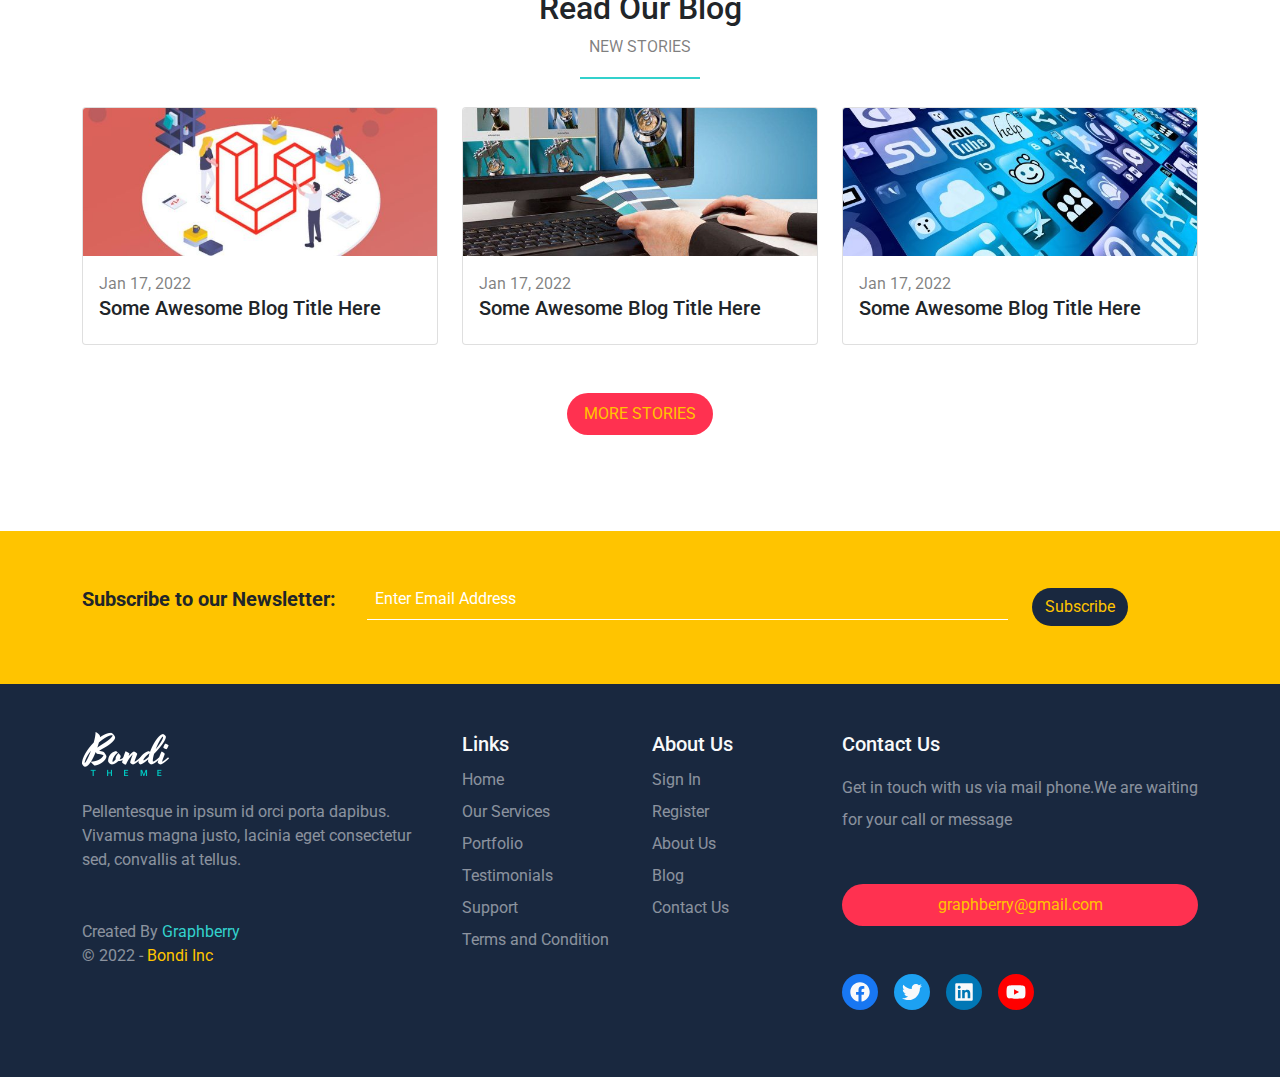
<file: template_8/index.html>
<!DOCTYPE html>
<html lang="en">
  <head>
    <meta charset="UTF-8" />
    <meta http-equiv="X-UA-Compatible" content="IE=edge" />
    <meta name="viewport" content="width=device-width, initial-scale=1.0" />
    <title>Bondi</title>
    <link rel="stylesheet" href="css/bootstrap.min.css" />
    <link rel="stylesheet" href="css/all.min.css" />
    <link rel="stylesheet" href="css/bondi.css" />
    <link rel="preconnect" href="https://fonts.googleapis.com" />
    <link rel="preconnect" href="https://fonts.gstatic.com" crossorigin />
    <link href="https://fonts.googleapis.com/css2?family=Roboto:wght@100;300;500&display=swap" rel="stylesheet" />
  </head>
  <body>
    <nav class="navbar navbar-expand-lg sticky-top">
      <div class="container">
        <a class="navbar-brand" href="#">
          <img src="imgs/logo.png" alt="" />
        </a>
        <button
          class="navbar-toggler"
          type="button"
          data-bs-toggle="collapse"
          data-bs-target="#main"
          aria-controls="main"
          aria-expanded="false"
          aria-label="Toggle navigation"
        >
          <i class="fa-solid fa-bars"></i>
        </button>
        <div class="collapse navbar-collapse" id="main">
          <ul class="navbar-nav ms-auto mb-2 mb-lg-0">
            <li class="nav-item">
              <a class="nav-link p-2 p-lg-3 active" aria-current="page" href="#">Home</a>
            </li>
            <li class="nav-item">
              <a class="nav-link p-2 p-lg-3" href="#">Services</a>
            </li>
            <li class="nav-item">
              <a class="nav-link p-2 p-lg-3" href="#">Portfolio</a>
            </li>
            <li class="nav-item">
              <a class="nav-link p-2 p-lg-3" href="#">About</a>
            </li>
            <li class="nav-item">
              <a class="nav-link p-2 p-lg-3" href="#">Contact</a>
            </li>
          </ul>
          <div class="search ps-3 pe-3 d-none d-lg-block">
            <i class="fa-solid fa-magnifying-glass"></i>
          </div>
          <a class="btn rounded-pill main-btn" href="#">Login</a>
        </div>
      </div>
    </nav>
    <div class="landing d-flex justify-content-center align-items-center">
      <div class="text-center text-light">
        <h1>Taste the Creativity</h1>
        <p class="fs-6 text-white-50 mb-5">We make awesome graphic and web design</p>
        <a class="btn rounded-pill main-btn" href="#">Get Started</a>
      </div>
    </div>
    <div class="features text-center pt-5 pb-5">
      <div class="container">
        <div class="main-title mt-5 mb-5 position-relative">
          <img class="mb-4" src="imgs/title.png" alt="" />
          <h2>We are Good at</h2>
          <p class="text-black-50 text-uppercase">Some Of These Stuff Under</p>
        </div>
        <div class="row">
          <div class="col-md-6 col-lg-4">
            <div class="feat">
              <div class="icon-holder position-relative">
                <i class="fa-solid fa-1 position-absolute bottom-0 number"></i>
                <i class="fa-solid fa-pencil fa-4x position-absolute bottom-0 icon"></i>
              </div>
              <h4 class="mb-3 mt-3 text-uppercase">Graphic Design</h4>
              <p class="text-black-50 lh-lg">
                Pellentesque in ipsum id orci porta dapibus. Vivamus magna justo, lacinia eget consectetur sed,
                convallis at tellus.
              </p>
            </div>
          </div>
          <div class="col-md-6 col-lg-4">
            <div class="feat">
              <div class="icon-holder position-relative">
                <i class="fa-solid fa-2 position-absolute bottom-0 number"></i>
                <i class="fa-solid fa-tv fa-4x position-absolute bottom-0 icon"></i>
              </div>
              <h4 class="mb-3 mt-3 text-uppercase">Graphic Design</h4>
              <p class="text-black-50 lh-lg">
                Pellentesque in ipsum id orci porta dapibus. Vivamus magna justo, lacinia eget consectetur sed,
                convallis at tellus.
              </p>
            </div>
          </div>
          <div class="col-md-6 col-lg-4">
            <div class="feat">
              <div class="icon-holder position-relative">
                <i class="fa-solid fa-3 position-absolute bottom-0 number"></i>
                <i class="fa-solid fa-plug fa-4x position-absolute bottom-0 icon"></i>
              </div>
              <h4 class="mb-3 mt-3 text-uppercase">Graphic Design</h4>
              <p class="text-black-50 lh-lg">
                Pellentesque in ipsum id orci porta dapibus. Vivamus magna justo, lacinia eget consectetur sed,
                convallis at tellus.
              </p>
            </div>
          </div>
        </div>
      </div>
    </div>
    <div class="our-work text-center pt-5 pb-5">
      <div class="container">
        <div class="main-title mt-5 mb-5 position-relative">
          <img class="mb-4" src="imgs/title.png" alt="" />
          <h2>We Make This</h2>
          <p class="text-black-50 text-uppercase">Prepare To Be Amazed</p>
        </div>
        <ul class="list-unstyled d-flex justify-content-center mt-5 mb-5">
          <li class="active rounded-pill">All</li>
          <li>Design</li>
          <li>Code</li>
          <li>Photo</li>
          <li>App</li>
        </ul>
        <div class="row">
          <div class="col-sm-6 col-md-4 col-lg-3">
            <div class="box mb-3 bg-white" data-work="Application">
              <img class="img-fluid" src="imgs/work-01.jpg" alt="" />
            </div>
          </div>
          <div class="col-sm-6 col-md-4 col-lg-3">
            <div class="box mb-3 bg-white" data-work="Application">
              <img class="img-fluid" src="imgs/work-02.jpg" alt="" />
            </div>
          </div>
          <div class="col-sm-6 col-md-4 col-lg-3">
            <div class="box mb-3 bg-white" data-work="Application">
              <img class="img-fluid" src="imgs/work-03.jpg" alt="" />
            </div>
          </div>
          <div class="col-sm-6 col-md-4 col-lg-3">
            <div class="box mb-3 bg-white" data-work="Application">
              <img class="img-fluid" src="imgs/work-04.jpg" alt="" />
            </div>
          </div>
          <div class="col-sm-6 col-md-4 col-lg-3">
            <div class="box mb-3 bg-white" data-work="Application">
              <img class="img-fluid" src="imgs/work-05.jpg" alt="" />
            </div>
          </div>
          <div class="col-sm-6 col-md-4 col-lg-3">
            <div class="box mb-3 bg-white" data-work="Application">
              <img class="img-fluid" src="imgs/work-06.jpg" alt="" />
            </div>
          </div>
          <div class="col-sm-6 col-md-4 col-lg-3">
            <div class="box mb-3 bg-white" data-work="Application">
              <img class="img-fluid" src="imgs/work-07.jpg" alt="" />
            </div>
          </div>
          <div class="col-sm-6 col-md-4 col-lg-3">
            <div class="box mb-3 bg-white" data-work="Application">
              <img class="img-fluid" src="imgs/work-08.jpg" alt="" />
            </div>
          </div>
        </div>
        <div class="d-flex justify-content-center mt-5">
          <a class="btn rounded-pill main-btn text-uppercase" href="#">I Want More</a>
        </div>
      </div>
    </div>
    <div class="stuff pt-5">
      <div class="container">
        <div class="main-title text-center mt-5 mb-5 position-relative">
          <img class="mb-4" src="imgs/title.png" alt="" />
          <h2>Some Stuff About Us</h2>
          <p class="text-black-50 text-uppercase">The Great Team</p>
        </div>
        <p class="description text-center mb-5 text-black-50 m-auto">
          Donec rutrum congue leo eget malesuada. Mauris blandit aliquet elit, eget tincidunt nibh pulvinar a.
          Pellentesque in ipsum id orci porta dapibus. Proin eget tortor risus. Donec sollicitudin molestie malesuada.
        </p>
        <div class="row align-items-center">
          <div class="col-lg-4 mb-4 text-center text-md-start">
            <div class="text">
              <h4>Retina Design</h4>
              <p class="text-black-50 fs-6">
                Vestibulum ac diam sit amet quam vehicula elementum sed sit amet dui. Mauris blandit aliquet elit, eget
                tincidunt nibh pulvinar a.
              </p>
              <p class="text-black-50 fs-6">
                Donec rutrum congue leo eget malesuada. Mauris blandit aliquet elit, eget tincidunt nibh pulvinar a.
                Pellentesque in ipsum id orci porta dapibus. Proin eget tortor risus. Donec sollicitudin molestie
                malesuada.
              </p>
              <a class="btn rounded-pill main-btn text-uppercase" href="#">Order Me One</a>
            </div>
          </div>
          <div class="col-lg-8">
            <div class="image">
              <img class="img-fluid" src="imgs/laptop.png" alt="" />
            </div>
          </div>
        </div>
      </div>
    </div>
    <div class="team text-center pb-5 pt-5">
      <div class="container pb-5 pt-5">
        <h2 class="fw-bold">Meet The Team</h2>
        <p class="text-black-50 mb-5">
          Donec rutrum congue leo eget malesuada. Mauris blandit aliquet elit, eget tincidunt nibh pulvinar a.
          Pellentesque in ipsum id orci porta dapibus. Proin eget tortor risus. Donec sollicitudin molestie malesuada.
        </p>
        <div class="row">
          <div class="col-md-6 col-lg-3">
            <div class="box bg-white">
              <img class="img-fluid" src="imgs/team-1.png" alt="" />
              <h4 class="p-3 text-light">Luke Skywalker</h4>
              <blockquote class="text-black-50 p-3">
                “I don't understand how we got by those troops. I thought we were dead.“
              </blockquote>
            </div>
          </div>
          <div class="col-md-6 col-lg-3">
            <div class="box bg-white">
              <img class="img-fluid" src="imgs/team-2.png" alt="" />
              <h4 class="p-3 text-light">Luke Skywalker</h4>
              <blockquote class="text-black-50 p-3">
                “I don't understand how we got by those troops. I thought we were dead.“
              </blockquote>
            </div>
          </div>
          <div class="col-md-6 col-lg-3">
            <div class="box bg-white">
              <img class="img-fluid" src="imgs/team-3.png" alt="" />
              <h4 class="p-3 text-light">Luke Skywalker</h4>
              <blockquote class="text-black-50 p-3">
                “I don't understand how we got by those troops. I thought we were dead.“
              </blockquote>
            </div>
          </div>
          <div class="col-md-6 col-lg-3">
            <div class="box bg-white">
              <img class="img-fluid" src="imgs/team-4.png" alt="" />
              <h4 class="p-3 text-light">Luke Skywalker</h4>
              <blockquote class="text-black-50 p-3">
                “I don't understand how we got by those troops. I thought we were dead.“
              </blockquote>
            </div>
          </div>
        </div>
      </div>
    </div>
    <div class="techs pt-5 pb-5 text-center">
      <div class="container">
        <div class="row align-items-center">
          <div class="col-sm-6 col-md-4 col-lg-2 mt-3 mb-3">
            <img class="img-fluid" src="imgs/tech-1.png" alt="" />
          </div>
          <div class="col-sm-6 col-md-4 col-lg-2 mt-3 mb-3">
            <img class="img-fluid" src="imgs/tech-2.png" alt="" />
          </div>
          <div class="col-sm-6 col-md-4 col-lg-2 mt-3 mb-3">
            <img class="img-fluid" src="imgs/tech-3.png" alt="" />
          </div>
          <div class="col-sm-6 col-md-4 col-lg-2 mt-3 mb-3">
            <img class="img-fluid" src="imgs/tech-4.png" alt="" />
          </div>
          <div class="col-sm-6 col-md-4 col-lg-2 mt-3 mb-3">
            <img class="img-fluid" src="imgs/tech-1.png" alt="" />
          </div>
          <div class="col-sm-6 col-md-4 col-lg-2 mt-3 mb-3">
            <img class="img-fluid" src="imgs/tech-2.png" alt="" />
          </div>
        </div>
      </div>
    </div>
    <div class="project text-center pt-5 pb-5 text-light">
      <h2>Start Your Project Now</h2>
      <p class="text-white-50">Leave your description and we start the engine.Don't worry,you can cancel anytime</p>
      <div class="d-flex justify-content-center mt-5 mb-5">
        <a class="btn rounded-pill main-btn text-uppercase" href="#">Start Project</a>
      </div>
    </div>
    <div class="blog pt-5 pb-5">
      <div class="container">
        <div class="main-title text-center mt-5 mb-5 position-relative">
          <img class="mb-2" src="imgs/title.png" alt="" />
          <h2>Read Our Blog</h2>
          <p class="text-uppercase text-black-50">New Stories</p>
        </div>
        <div class="row">
          <div class="col-md-6 col-lg-4">
            <div class="card">
              <img src="imgs/blog-1.jpg" class="card-img-top" alt="Blog Post" />
              <div class="card-body">
                <span class="text-black-50">Jan 17, 2022</span>
                <h5 class="card-title">Some Awesome Blog Title Here</h5>
              </div>
            </div>
          </div>
          <div class="col-md-6 col-lg-4">
            <div class="card">
              <img src="imgs/blog-2.jpg" class="card-img-top" alt="Blog Post" />
              <div class="card-body">
                <span class="text-black-50">Jan 17, 2022</span>
                <h5 class="card-title">Some Awesome Blog Title Here</h5>
              </div>
            </div>
          </div>
          <div class="col-md-6 col-lg-4">
            <div class="card">
              <img src="imgs/blog-3.jpg" class="card-img-top" alt="Blog Post" />
              <div class="card-body">
                <span class="text-black-50">Jan 17, 2022</span>
                <h5 class="card-title">Some Awesome Blog Title Here</h5>
              </div>
            </div>
          </div>
        </div>
        <div class="d-flex justify-content-center mt-5 mb-5">
          <a class="btn rounded-pill main-btn text-uppercase" href="#">More Stories</a>
        </div>
      </div>
    </div>
    <div class="subscribe pt-5 pb-5 text-center text-md-start">
      <div class="container">
        <form class="row align-items-center">
          <div class="col-md-6 col-lg-3">
            <div class="fw-bold fs-5 mb-3">Subscribe to our Newsletter:</div>
          </div>
          <div class="col-md-6 col-lg-7 mb-3">
            <input class="w-100 text-light p-2 bg-transparent" type="text" placeholder="Enter Email Address" />
          </div>
          <div class="col-md-6 col-lg-2">
            <input class="btn rounded-pill" type="submit" value="Subscribe" />
          </div>
        </form>
      </div>
    </div>
    <div class="footer pt-5 pb-5 text-white-50 text-center text-md-start">
      <div class="container">
        <div class="row">
          <div class="col-md-6 col-lg-4">
            <div class="info mb-5">
              <img src="imgs/logo.png" alt="" class="mb-4" />
              <p class="mb-5">
                Pellentesque in ipsum id orci porta dapibus. Vivamus magna justo, lacinia eget consectetur sed,
                convallis at tellus.
              </p>
              <div class="copyright">
                Created By <span>Graphberry</span>
                <div>&copy; 2022 - <span>Bondi Inc</span></div>
              </div>
            </div>
          </div>
          <div class="col-md-6 col-lg-2">
            <div class="links">
              <h5 class="text-light">Links</h5>
              <ul class="list-unstyled lh-lg">
                <li>Home</li>
                <li>Our Services</li>
                <li>Portfolio</li>
                <li>Testimonials</li>
                <li>Support</li>
                <li>Terms and Condition</li>
              </ul>
            </div>
          </div>
          <div class="col-md-6 col-lg-2">
            <div class="links">
              <h5 class="text-light">About Us</h5>
              <ul class="list-unstyled lh-lg">
                <li>Sign In</li>
                <li>Register</li>
                <li>About Us</li>
                <li>Blog</li>
                <li>Contact Us</li>
              </ul>
            </div>
          </div>
          <div class="col-md-6 col-lg-4">
            <div class="contact">
              <h5 class="text-light">Contact Us</h5>
              <p class="lh-lg mt-3 mb-5">Get in touch with us via mail phone.We are waiting for your call or message</p>
              <a class="btn rounded-pill main-btn w-100" href="#">graphberry@gmail.com</a>
              <ul class="d-flex mt-5 list-unstyled gap-3">
                <li>
                  <a class="d-block text-light" href="#"
                    ><i class="fa-brands fa-facebook fa-lg facebook rounded-circle p-2"></i
                  ></a>
                </li>
                <li>
                  <a class="d-block text-light" href="#"
                    ><i class="fa-brands fa-twitter fa-lg twitter rounded-circle p-2"></i
                  ></a>
                </li>
                <li>
                  <a class="d-block text-light" href="#"
                    ><i class="fa-brands fa-linkedin fa-lg linkedin rounded-circle p-2"></i
                  ></a>
                </li>
                <li>
                  <a class="d-block text-light" href="#"
                    ><i class="fa-brands fa-youtube fa-lg youtube rounded-circle p-2"></i
                  ></a>
                </li>
              </ul>
            </div>
          </div>
        </div>
      </div>
    </div>
    <script src="js/bootstrap.bundle.min.js"></script>
    <script src="js/all.min.js"></script>
  </body>
</html>
</file>
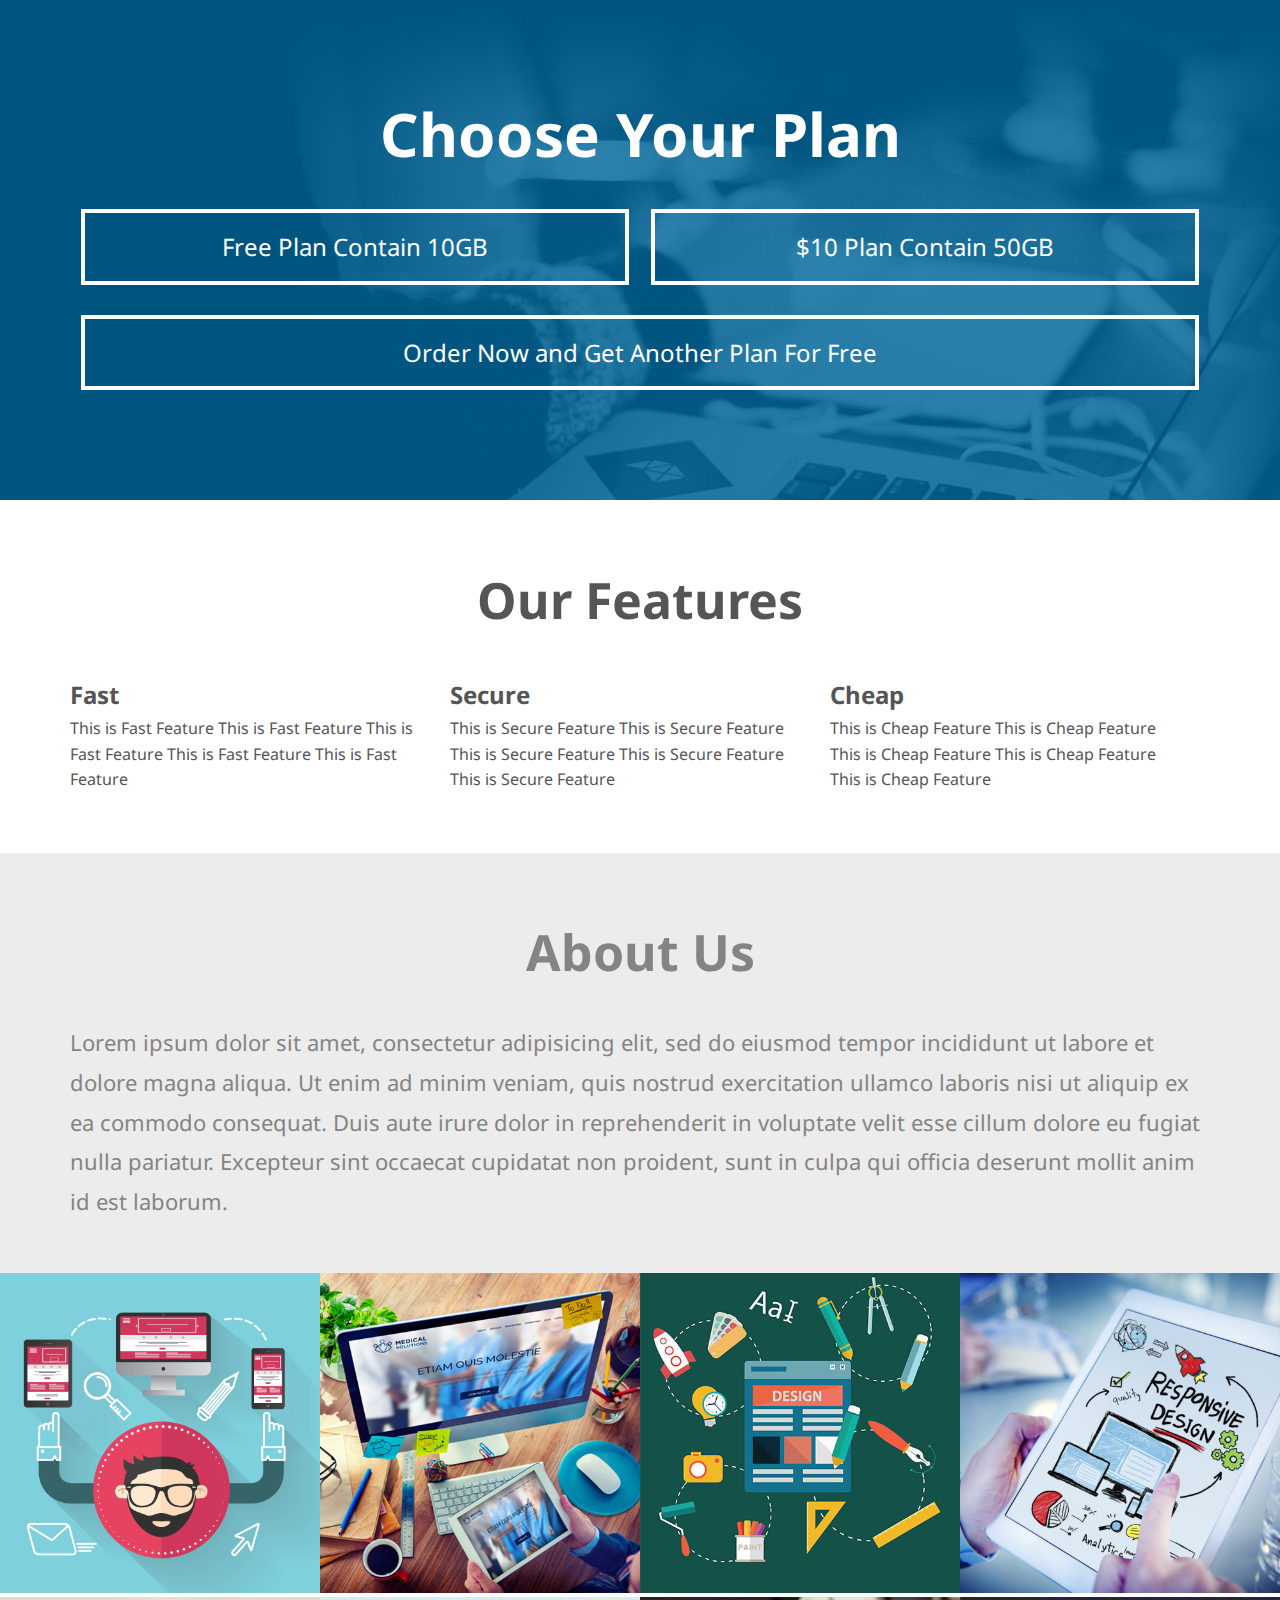
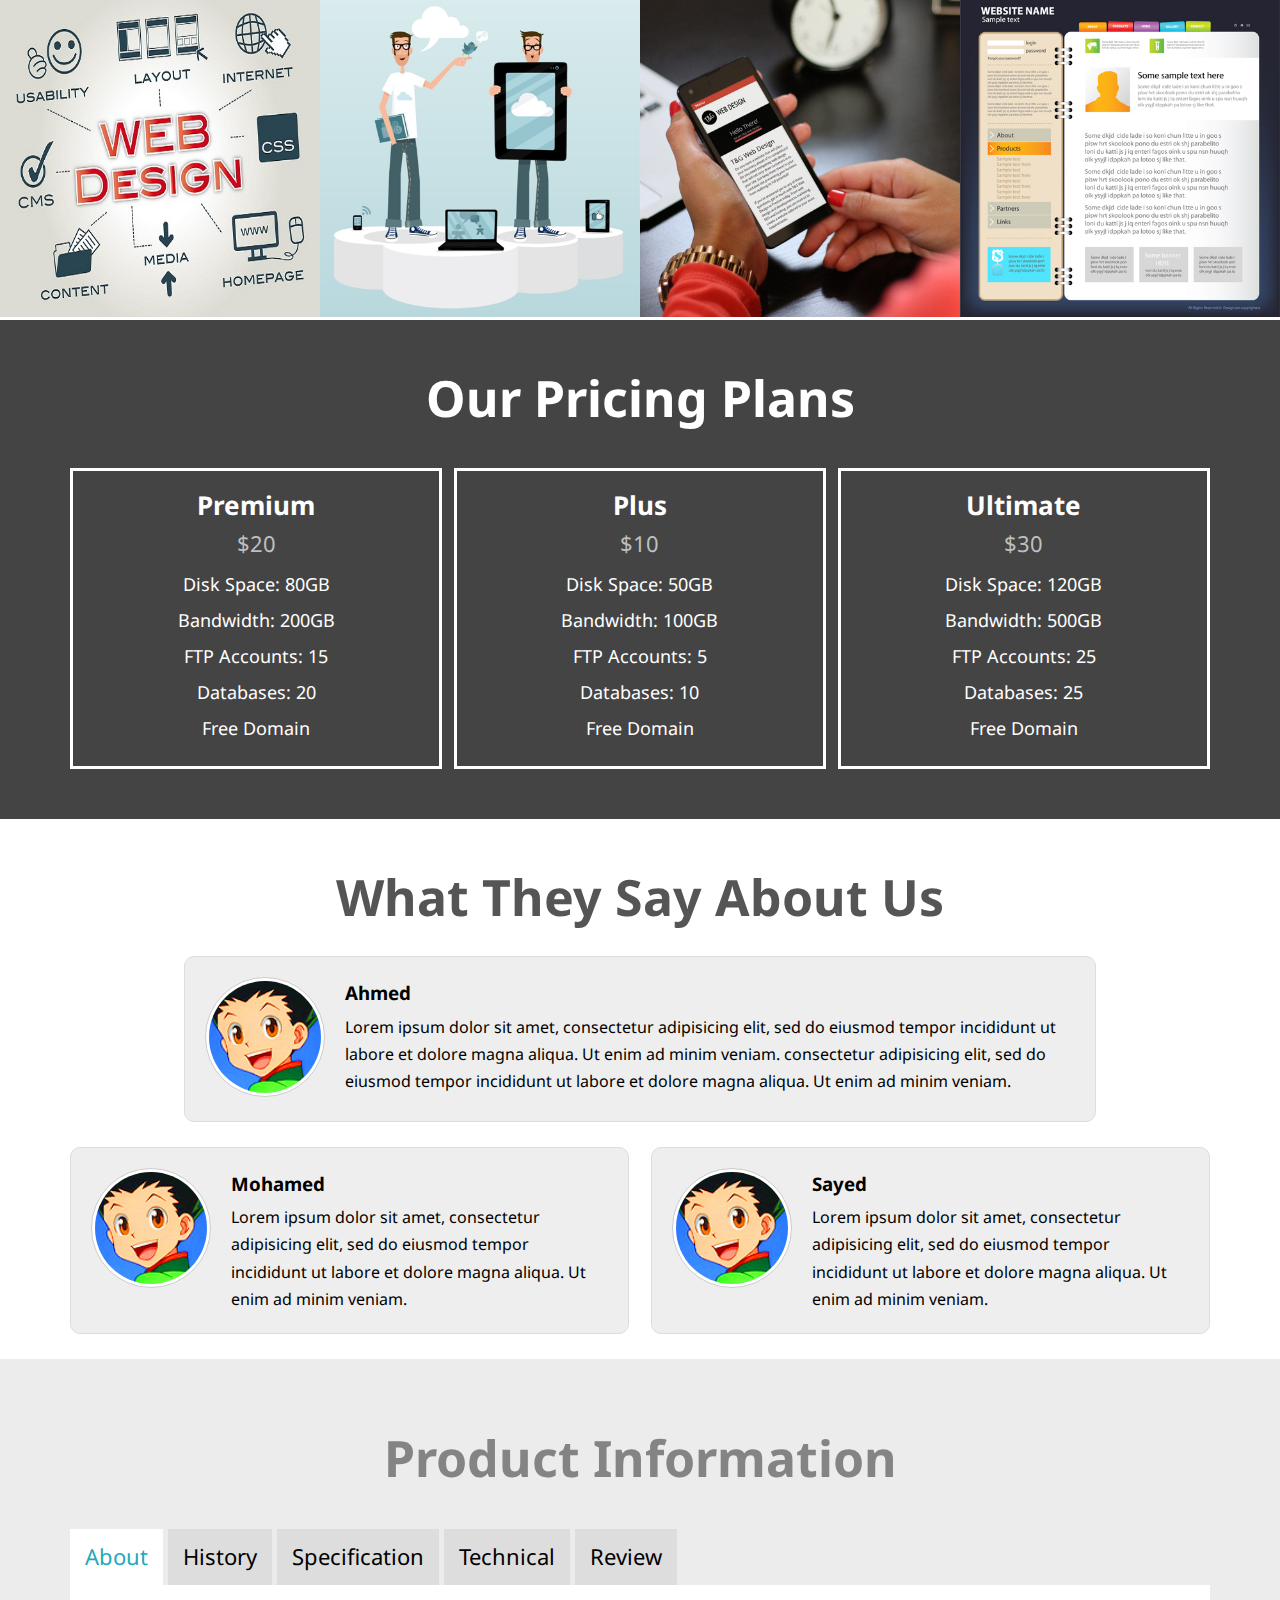
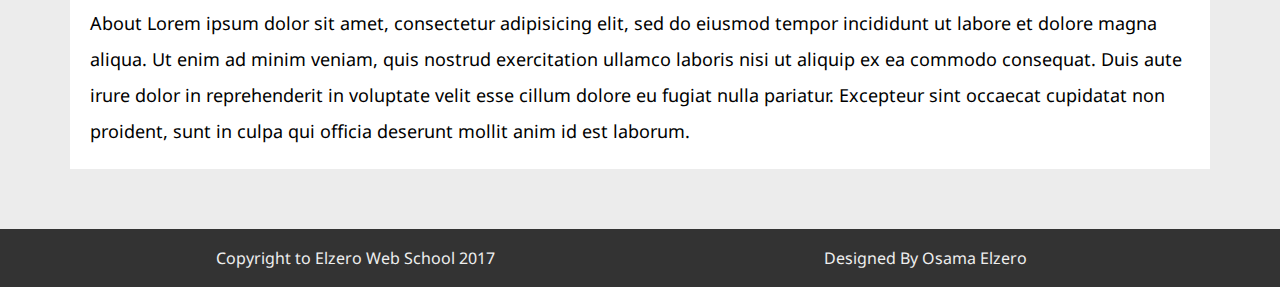
<file: template_9/index.html>
<!DOCTYPE html>
<html>
  <head>
    <meta charset="utf-8">
    <title>Responsive Web Design</title>
    <link rel="stylesheet" href="css/normalize.css" />
    <link rel="stylesheet" href="css/main.css" />
    <link rel="stylesheet" href="https://fonts.googleapis.com/css?family=Droid+Sans">
  </head>
  <body>
    <!-- Start Header -->
    <div class="header text-center">
      <div class="overlay">
        <div class="container">
          <h1>Choose Your Plan</h1>
          <div class="plan float-left">Free Plan Contain 10GB</div>
          <div class="plan float-left">$10 Plan Contain 50GB</div>
          <div class="clearfix"></div>
          <div class="order hidden-xs">Order Now and Get Another Plan For Free</div>
        </div>
      </div>
    </div>
    <!-- End Header -->
    <!-- Start Features -->
    <div class="features">
      <div class="container">
        <h2 class="h1 text-center">Our Features</h2>
        <div class="feat float-left">
          <h2>Fast</h2>
          <p>This is Fast Feature This is Fast Feature This is Fast Feature This is Fast Feature This is Fast Feature</p>
        </div>
        <div class="feat float-left">
          <h2>Secure</h2>
          <p>This is Secure Feature This is Secure Feature This is Secure Feature This is Secure Feature This is Secure Feature</p>
        </div>
        <div class="feat float-left">
          <h2>Cheap</h2>
          <p>This is Cheap Feature This is Cheap Feature This is Cheap Feature This is Cheap Feature This is Cheap Feature</p>
        </div>
        <div class="clearfix"></div>
      </div>
    </div>
    <!-- End Features -->
    <!-- Start About Us -->
    <div class="about-us">
      <div class="container">
        <h2 class="h1 text-center">About Us</h2>
        <p class="responsive-paragraph">
          Lorem ipsum dolor sit amet, consectetur adipisicing elit, sed do eiusmod tempor incididunt ut labore et dolore magna aliqua. Ut enim ad minim veniam, quis nostrud exercitation ullamco laboris nisi ut aliquip ex ea commodo consequat. Duis aute irure dolor in reprehenderit in voluptate velit esse cillum dolore eu fugiat nulla pariatur. Excepteur sint occaecat cupidatat non proident, sunt in culpa qui officia deserunt mollit anim id est laborum.
        </p>
      </div>
    </div>
    <!-- End About Us -->
    <!-- Start Our Works -->
    <div class="our-works">
      <div class="image float-left">
        <img class="responsive-image" src="images/01.png" alt="" />
      </div>
      <div class="image float-left">
        <img class="responsive-image" src="images/02.jpg" alt="" />
      </div>
      <div class="image float-left">
        <img class="responsive-image" src="images/03.jpg" alt="" />
      </div>
      <div class="image float-left">
        <img class="responsive-image" src="images/04.jpg" alt="" />
      </div>
      <div class="image float-left">
        <img class="responsive-image" src="images/05.jpg" alt="" />
      </div>
      <div class="image float-left">
        <img class="responsive-image" src="images/06.jpg" alt="" />
      </div>
      <div class="image float-left">
        <img class="responsive-image" src="images/07.jpg" alt="" />
      </div>
      <div class="image float-left">
        <img class="responsive-image" src="images/08.jpg" alt="" />
      </div>
      <div class="clearfix"></div>
    </div>
    <!-- End Our Works -->
    <!-- Start Pricing Table -->
    <div class="pricing-table text-center">
      <div class="container">
        <h2 class="h1">Our Pricing Plans</h2>
        <div class="pricing-plan float-left plus">
          <h3>Plus</h3>
          <span class="pricing">$10</span>
          <ul class="classic-list">
            <li>Disk Space: 50GB</li>
            <li>Bandwidth: 100GB</li>
            <li>FTP Accounts: 5</li>
            <li>Databases: 10</li>
            <li>Free Domain</li>
          </ul>
        </div>
        <div class="pricing-plan float-left premium">
          <h3>Premium</h3>
          <span class="pricing">$20</span>
          <ul class="classic-list">
            <li>Disk Space: 80GB</li>
            <li>Bandwidth: 200GB</li>
            <li>FTP Accounts: 15</li>
            <li>Databases: 20</li>
            <li>Free Domain</li>
          </ul>
        </div>
        <div class="pricing-plan float-left ultimate">
          <h3>Ultimate</h3>
          <span class="pricing">$30</span>
          <ul class="classic-list">
            <li>Disk Space: 120GB</li>
            <li>Bandwidth: 500GB</li>
            <li>FTP Accounts: 25</li>
            <li>Databases: 25</li>
            <li>Free Domain</li>
          </ul>
        </div>
        <div class="clearfix"></div>
      </div>
    </div>
    <!-- End Pricing Table -->
    <!-- Start What They Say -->
    <div class="they-say">
      <div class="container">
        <h2 class="h1 text-center">What They Say About Us</h2>
        <div class="person-say float-left">
          <div class="avatar float-left">
            <img class="responsive-image img-circle img-thumbnail" src="images/avatar.jpg" alt="" />
          </div>
          <h3 class="float-left">Ahmed</h3>
          <p class="float-left">Lorem ipsum dolor sit amet, consectetur adipisicing elit, sed do eiusmod tempor incididunt ut labore et dolore magna aliqua. Ut enim ad minim veniam. consectetur adipisicing elit, sed do eiusmod tempor incididunt ut labore et dolore magna aliqua. Ut enim ad minim veniam.</p>
        </div>
        <div class="person-say float-left">
          <div class="avatar float-left">
            <img class="responsive-image img-circle img-thumbnail" src="images/avatar.jpg" alt="" />
          </div>
          <h3 class="float-left">Mohamed</h3>
          <p class="float-left">Lorem ipsum dolor sit amet, consectetur adipisicing elit, sed do eiusmod tempor incididunt ut labore et dolore magna aliqua. Ut enim ad minim veniam.</p>
        </div>
        <div class="person-say float-left">
          <div class="avatar float-left">
            <img class="responsive-image img-circle img-thumbnail" src="images/avatar.jpg" alt="" />
          </div>
          <h3 class="float-left">Sayed</h3>
          <p class="float-left">Lorem ipsum dolor sit amet, consectetur adipisicing elit, sed do eiusmod tempor incididunt ut labore et dolore magna aliqua. Ut enim ad minim veniam.</p>
        </div>
      </div>
    </div>
    <div class="clearfix"></div>
    <!-- End What They Say -->
    <!-- Start Information -->
    <div class="information">
      <div class="container">
        <h2 class="h1 text-center">Product Information</h2>
        <ul class="classic-list info-list">
          <li data-class="about" class="selected">About</li>
          <li data-class="history">History</li>
          <li data-class="spec">Specification</li>
          <li data-class="tech">Technical</li>
          <li data-class="review">Review</li>
        </ul>
        <div class="info-content">
          <div class="about">About Lorem ipsum dolor sit amet, consectetur adipisicing elit, sed do eiusmod tempor incididunt ut labore et dolore magna aliqua. Ut enim ad minim veniam, quis nostrud exercitation ullamco laboris nisi ut aliquip ex ea commodo consequat. Duis aute irure dolor in reprehenderit in voluptate velit esse cillum dolore eu fugiat nulla pariatur. Excepteur sint occaecat cupidatat non proident, sunt in culpa qui officia deserunt mollit anim id est laborum.</div>
          <div class="history">History Lorem ipsum dolor sit amet, consectetur adipisicing elit, sed do eiusmod tempor incididunt ut labore et dolore magna aliqua. Ut enim ad minim veniam, quis nostrud exercitation ullamco laboris nisi ut aliquip ex ea commodo consequat. Duis aute irure dolor in reprehenderit in voluptate velit esse cillum dolore eu fugiat nulla pariatur. Excepteur sint occaecat cupidatat non proident, sunt in culpa qui officia deserunt mollit anim id est laborum.</div>
          <div class="spec">Spec Lorem ipsum dolor sit amet, consectetur adipisicing elit, sed do eiusmod tempor incididunt ut labore et dolore magna aliqua. Ut enim ad minim veniam, quis nostrud exercitation ullamco laboris nisi ut aliquip ex ea commodo consequat. Duis aute irure dolor in reprehenderit in voluptate velit esse cillum dolore eu fugiat nulla pariatur. Excepteur sint occaecat cupidatat non proident, sunt in culpa qui officia deserunt mollit anim id est laborum.</div>
          <div class="tech">Tech Lorem ipsum dolor sit amet, consectetur adipisicing elit, sed do eiusmod tempor incididunt ut labore et dolore magna aliqua. Ut enim ad minim veniam, quis nostrud exercitation ullamco laboris nisi ut aliquip ex ea commodo consequat. Duis aute irure dolor in reprehenderit in voluptate velit esse cillum dolore eu fugiat nulla pariatur. Excepteur sint occaecat cupidatat non proident, sunt in culpa qui officia deserunt mollit anim id est laborum.</div>
          <div class="review">Review Lorem ipsum dolor sit amet, consectetur adipisicing elit, sed do eiusmod tempor incididunt ut labore et dolore magna aliqua. Ut enim ad minim veniam, quis nostrud exercitation ullamco laboris nisi ut aliquip ex ea commodo consequat. Duis aute irure dolor in reprehenderit in voluptate velit esse cillum dolore eu fugiat nulla pariatur. Excepteur sint occaecat cupidatat non proident, sunt in culpa qui officia deserunt mollit anim id est laborum.</div>
        </div>
      </div>
    </div>
    <!-- End Information -->
    <!-- Start Footer -->
    <div class="footer">
      <div class="container">
        <div class="copyright float-left">Copyright to Elzero Web School 2017</div>
        <div class="design float-left">Designed By Osama Elzero</div>
        <div class="clearfix"></div>
      </div>
    </div>
    <!-- End Footer -->
    <script src="js/jquery-1.12.4.min.js"></script>
    <script src="js/custom.js"></script>
  </body>
</html>
</file>
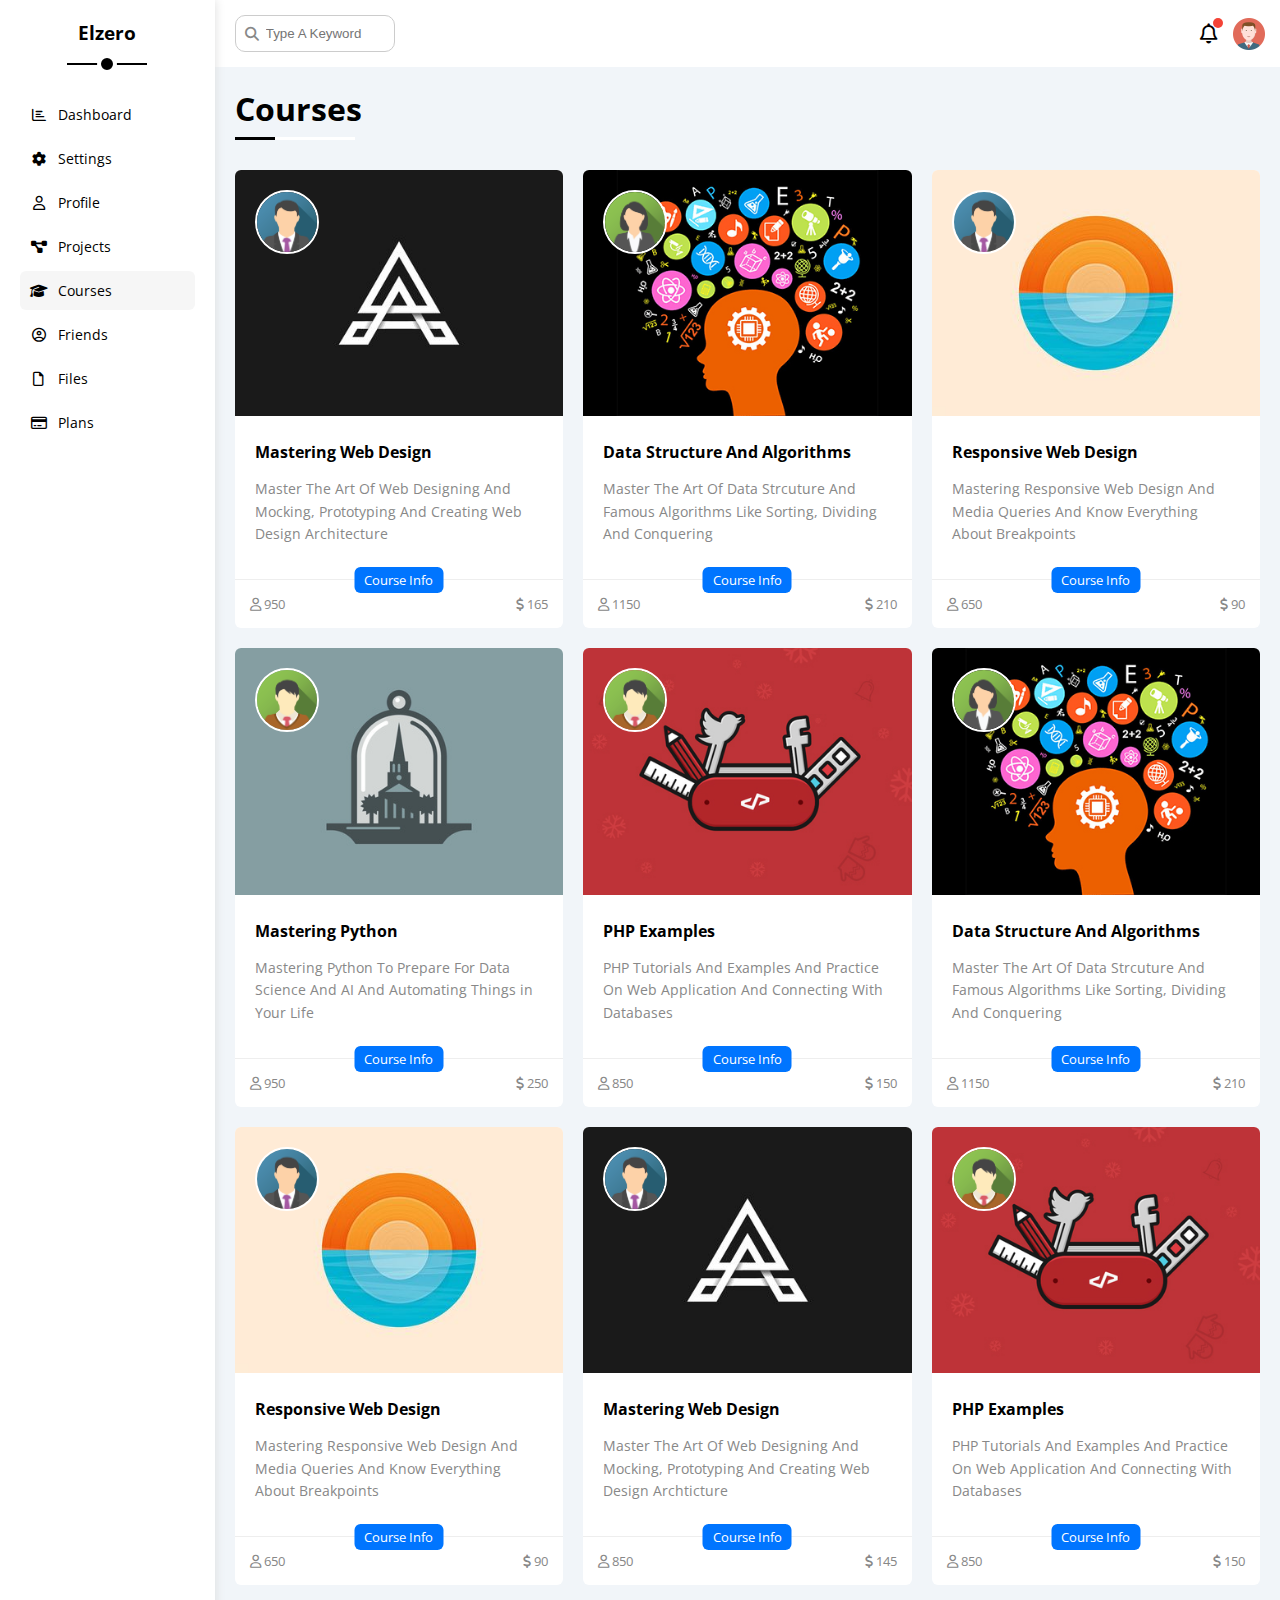
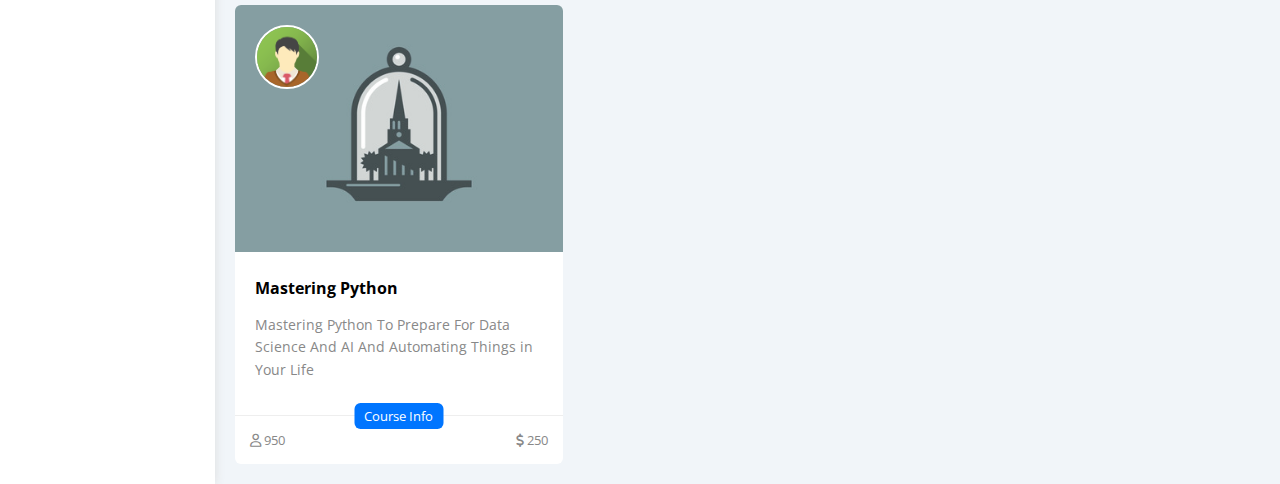
<file: template_3/courses.html>
<!DOCTYPE html>
<html lang="en">
  <head>
    <meta charset="UTF-8" />
    <meta http-equiv="X-UA-Compatible" content="IE=edge" />
    <meta name="viewport" content="width=device-width, initial-scale=1.0" />
    <title>Courses</title>
    <link rel="stylesheet" href="css/all.min.css" />
    <link rel="stylesheet" href="css/framework.css" />
    <link rel="stylesheet" href="css/master.css" />
    <link rel="preconnect" href="https://fonts.googleapis.com" />
    <link rel="preconnect" href="https://fonts.gstatic.com" crossorigin />
    <link href="https://fonts.googleapis.com/css2?family=Open+Sans:wght@300;500&display=swap" rel="stylesheet" />
  </head>
  <body>
    <div class="page d-flex">
      <div class="sidebar bg-white p-20 p-relative">
        <h3 class="p-relative txt-c mt-0">Elzero</h3>
        <ul>
          <li>
            <a class="d-flex align-center fs-14 c-black rad-6 p-10" href="index.html">
              <i class="fa-regular fa-chart-bar fa-fw"></i>
              <span>Dashboard</span>
            </a>
          </li>
          <li>
            <a class="d-flex align-center fs-14 c-black rad-6 p-10" href="settings.html">
              <i class="fa-solid fa-gear fa-fw"></i>
              <span>Settings</span>
            </a>
          </li>
          <li>
            <a class="d-flex align-center fs-14 c-black rad-6 p-10" href="profile.html">
              <i class="fa-regular fa-user fa-fw"></i>
              <span>Profile</span>
            </a>
          </li>
          <li>
            <a class="d-flex align-center fs-14 c-black rad-6 p-10" href="projects.html">
              <i class="fa-solid fa-diagram-project fa-fw"></i>
              <span>Projects</span>
            </a>
          </li>
          <li>
            <a class="active d-flex align-center fs-14 c-black rad-6 p-10" href="courses.html">
              <i class="fa-solid fa-graduation-cap fa-fw"></i>
              <span>Courses</span>
            </a>
          </li>
          <li>
            <a class="d-flex align-center fs-14 c-black rad-6 p-10" href="friends.html">
              <i class="fa-regular fa-circle-user fa-fw"></i>
              <span>Friends</span>
            </a>
          </li>
          <li>
            <a class="d-flex align-center fs-14 c-black rad-6 p-10" href="files.html">
              <i class="fa-regular fa-file fa-fw"></i>
              <span>Files</span>
            </a>
          </li>
          <li>
            <a class="d-flex align-center fs-14 c-black rad-6 p-10" href="plans.html">
              <i class="fa-regular fa-credit-card fa-fw"></i>
              <span>Plans</span>
            </a>
          </li>
        </ul>
      </div>
      <div class="content w-full">
        <!-- Start Head -->
        <div class="head bg-white p-15 between-flex">
          <div class="search p-relative">
            <input class="p-10" type="search" placeholder="Type A Keyword" />
          </div>
          <div class="icons d-flex align-center">
            <span class="notification p-relative">
              <i class="fa-regular fa-bell fa-lg"></i>
            </span>
            <img src="imgs/avatar.png" alt="" />
          </div>
        </div>
        <!-- End Head -->
        <h1 class="p-relative">Courses</h1>
        <div class="courses-page d-grid m-20 gap-20">
          <div class="course bg-white rad-6 p-relative">
            <img class="cover" src="imgs/course-01.jpg" alt="" />
            <img class="instructor" src="imgs/team-01.png" alt="" />
            <div class="p-20">
              <h4 class="m-0">Mastering Web Design</h4>
              <p class="description c-grey mt-15 fs-14">
                Master The Art Of Web Designing And Mocking, Prototyping And Creating Web Design Architecture
              </p>
            </div>
            <div class="info p-15 p-relative between-flex">
              <span class="title bg-blue c-white btn-shape">Course Info</span>
              <span class="c-grey">
                <i class="fa-regular fa-user"></i>
                950
              </span>
              <span class="c-grey">
                <i class="fa-solid fa-dollar-sign"></i>
                165
              </span>
            </div>
          </div>
          <div class="course bg-white rad-6 p-relative">
            <img class="cover" src="imgs/course-02.jpg" alt="" />
            <img class="instructor" src="imgs/team-02.png" alt="" />
            <div class="p-20">
              <h4 class="m-0">Data Structure And Algorithms</h4>
              <p class="description c-grey mt-15 fs-14">
                Master The Art Of Data Strcuture And Famous Algorithms Like Sorting, Dividing And Conquering
              </p>
            </div>
            <div class="info p-15 p-relative between-flex">
              <span class="title bg-blue c-white btn-shape">Course Info</span>
              <span class="c-grey"> <i class="fa-regular fa-user"></i> 1150</span>
              <span class="c-grey"><i class="fa-solid fa-dollar-sign"></i> 210</span>
            </div>
          </div>
          <div class="course bg-white rad-6 p-relative">
            <img class="cover" src="imgs/course-03.jpg" alt="" />
            <img class="instructor" src="imgs/team-01.png" alt="" />
            <div class="p-20">
              <h4 class="m-0">Responsive Web Design</h4>
              <p class="description c-grey mt-15 fs-14">
                Mastering Responsive Web Design And Media Queries And Know Everything About Breakpoints
              </p>
            </div>
            <div class="info p-15 p-relative between-flex">
              <span class="title bg-blue c-white btn-shape">Course Info</span>
              <span class="c-grey"> <i class="fa-regular fa-user"></i> 650</span>
              <span class="c-grey"><i class="fa-solid fa-dollar-sign"></i> 90</span>
            </div>
          </div>
          <div class="course bg-white rad-6 p-relative">
            <img class="cover" src="imgs/course-04.jpg" alt="" />
            <img class="instructor" src="imgs/team-03.png" alt="" />
            <div class="p-20">
              <h4 class="m-0">Mastering Python</h4>
              <p class="description c-grey mt-15 fs-14">
                Mastering Python To Prepare For Data Science And AI And Automating Things in Your Life
              </p>
            </div>
            <div class="info p-15 p-relative between-flex">
              <span class="title bg-blue c-white btn-shape">Course Info</span>
              <span class="c-grey"> <i class="fa-regular fa-user"></i> 950</span>
              <span class="c-grey"><i class="fa-solid fa-dollar-sign"></i> 250</span>
            </div>
          </div>
          <div class="course bg-white rad-6 p-relative">
            <img class="cover" src="imgs/course-05.jpg" alt="" />
            <img class="instructor" src="imgs/team-03.png" alt="" />
            <div class="p-20">
              <h4 class="m-0">PHP Examples</h4>
              <p class="description c-grey mt-15 fs-14">
                PHP Tutorials And Examples And Practice On Web Application And Connecting With Databases
              </p>
            </div>
            <div class="info p-15 p-relative between-flex">
              <span class="title bg-blue c-white btn-shape">Course Info</span>
              <span class="c-grey"> <i class="fa-regular fa-user"></i> 850</span>
              <span class="c-grey"><i class="fa-solid fa-dollar-sign"></i> 150</span>
            </div>
          </div>
          <div class="course bg-white rad-6 p-relative">
            <img class="cover" src="imgs/course-02.jpg" alt="" />
            <img class="instructor" src="imgs/team-02.png" alt="" />
            <div class="p-20">
              <h4 class="m-0">Data Structure And Algorithms</h4>
              <p class="description c-grey mt-15 fs-14">
                Master The Art Of Data Strcuture And Famous Algorithms Like Sorting, Dividing And Conquering
              </p>
            </div>
            <div class="info p-15 p-relative between-flex">
              <span class="title bg-blue c-white btn-shape">Course Info</span>
              <span class="c-grey"> <i class="fa-regular fa-user"></i> 1150</span>
              <span class="c-grey"><i class="fa-solid fa-dollar-sign"></i> 210</span>
            </div>
          </div>
          <div class="course bg-white rad-6 p-relative">
            <img class="cover" src="imgs/course-03.jpg" alt="" />
            <img class="instructor" src="imgs/team-01.png" alt="" />
            <div class="p-20">
              <h4 class="m-0">Responsive Web Design</h4>
              <p class="description c-grey mt-15 fs-14">
                Mastering Responsive Web Design And Media Queries And Know Everything About Breakpoints
              </p>
            </div>
            <div class="info p-15 p-relative between-flex">
              <span class="title bg-blue c-white btn-shape">Course Info</span>
              <span class="c-grey"> <i class="fa-regular fa-user"></i> 650</span>
              <span class="c-grey"><i class="fa-solid fa-dollar-sign"></i> 90</span>
            </div>
          </div>
          <div class="course bg-white rad-6 p-relative">
            <img class="cover" src="imgs/course-01.jpg" alt="" />
            <img class="instructor" src="imgs/team-01.png" alt="" />
            <div class="p-20">
              <h4 class="m-0">Mastering Web Design</h4>
              <p class="description c-grey mt-15 fs-14">
                Master The Art Of Web Designing And Mocking, Prototyping And Creating Web Design Archticture
              </p>
            </div>
            <div class="info p-15 p-relative between-flex">
              <span class="title bg-blue c-white btn-shape">Course Info</span>
              <span class="c-grey"> <i class="fa-regular fa-user"></i> 850</span>
              <span class="c-grey"><i class="fa-solid fa-dollar-sign"></i> 145</span>
            </div>
          </div>
          <div class="course bg-white rad-6 p-relative">
            <img class="cover" src="imgs/course-05.jpg" alt="" />
            <img class="instructor" src="imgs/team-03.png" alt="" />
            <div class="p-20">
              <h4 class="m-0">PHP Examples</h4>
              <p class="description c-grey mt-15 fs-14">
                PHP Tutorials And Examples And Practice On Web Application And Connecting With Databases
              </p>
            </div>
            <div class="info p-15 p-relative between-flex">
              <span class="title bg-blue c-white btn-shape">Course Info</span>
              <span class="c-grey"> <i class="fa-regular fa-user"></i> 850</span>
              <span class="c-grey"><i class="fa-solid fa-dollar-sign"></i> 150</span>
            </div>
          </div>
          <div class="course bg-white rad-6 p-relative">
            <img class="cover" src="imgs/course-04.jpg" alt="" />
            <img class="instructor" src="imgs/team-03.png" alt="" />
            <div class="p-20">
              <h4 class="m-0">Mastering Python</h4>
              <p class="description c-grey mt-15 fs-14">
                Mastering Python To Prepare For Data Science And AI And Automating Things in Your Life
              </p>
            </div>
            <div class="info p-15 p-relative between-flex">
              <span class="title bg-blue c-white btn-shape">Course Info</span>
              <span class="c-grey"> <i class="fa-regular fa-user"></i> 950</span>
              <span class="c-grey"><i class="fa-solid fa-dollar-sign"></i> 250</span>
            </div>
          </div>
        </div>
      </div>
    </div>
  </body>
</html>
</file>
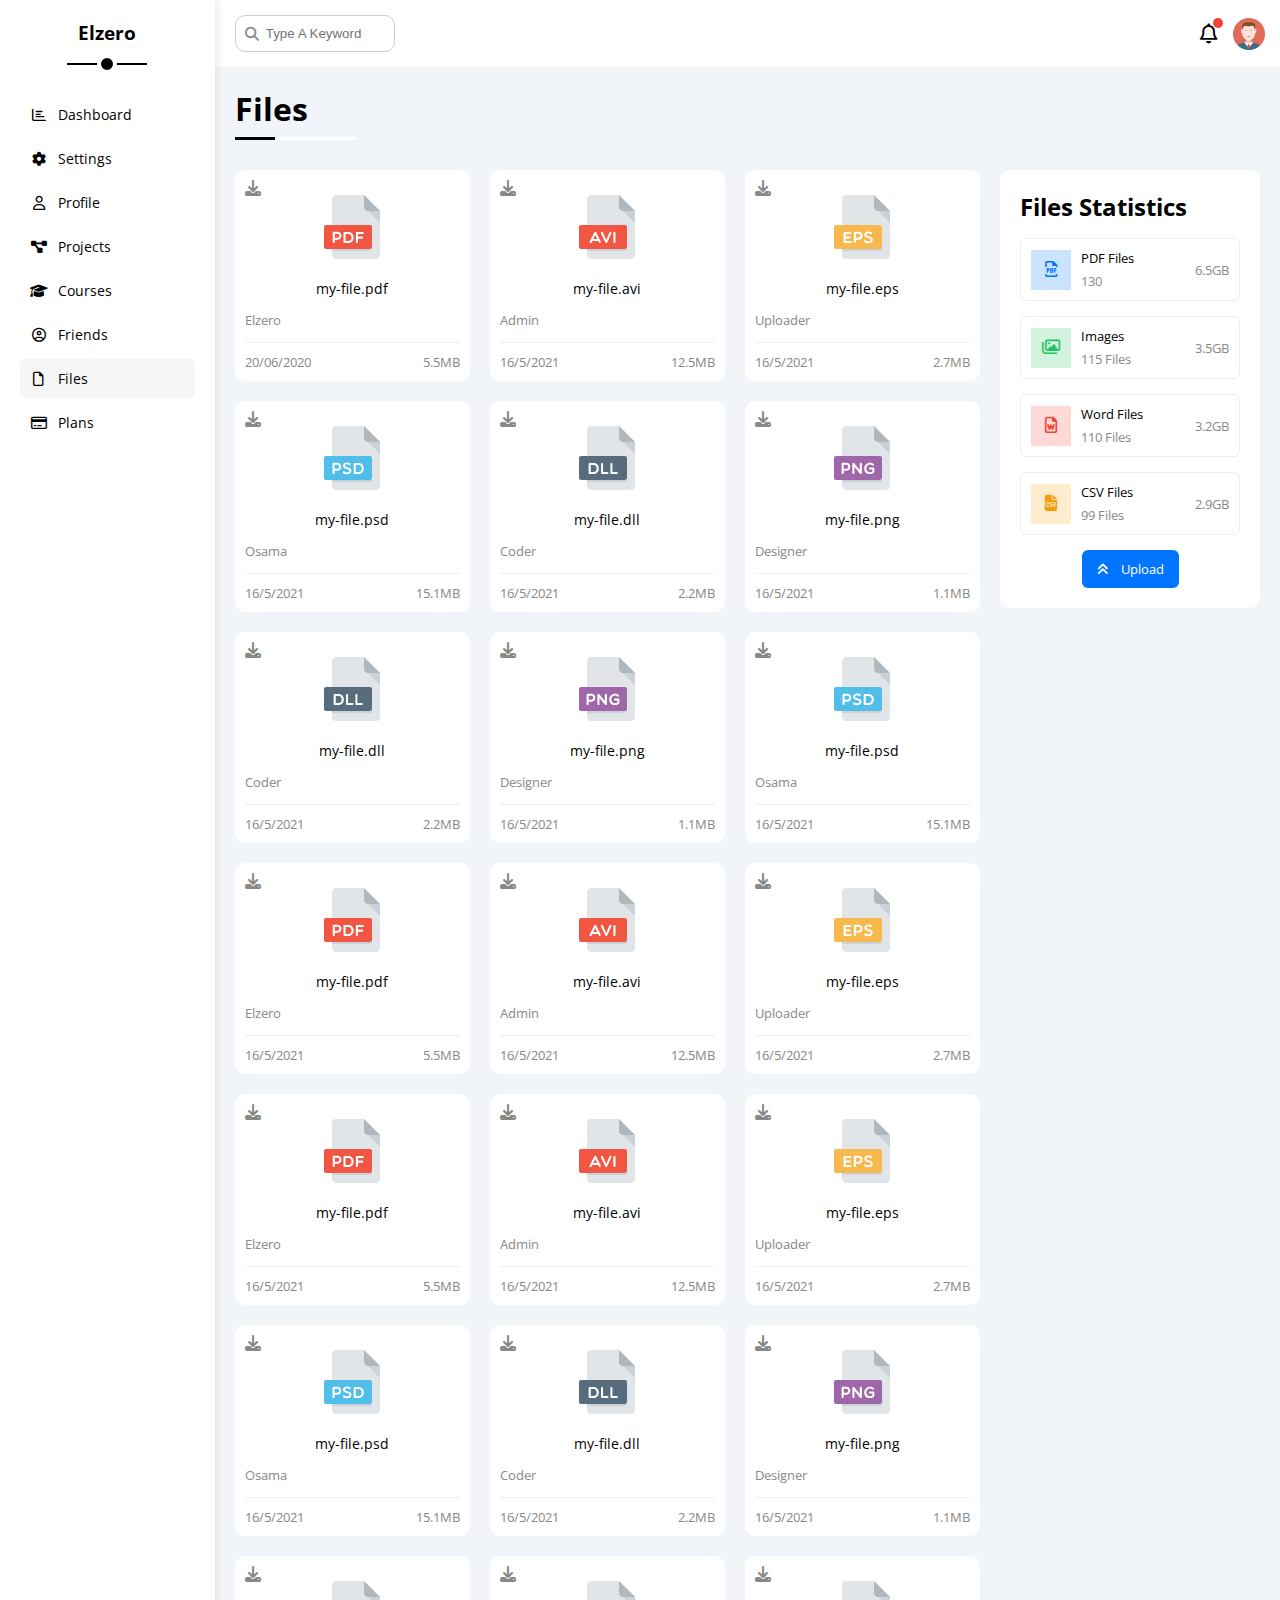
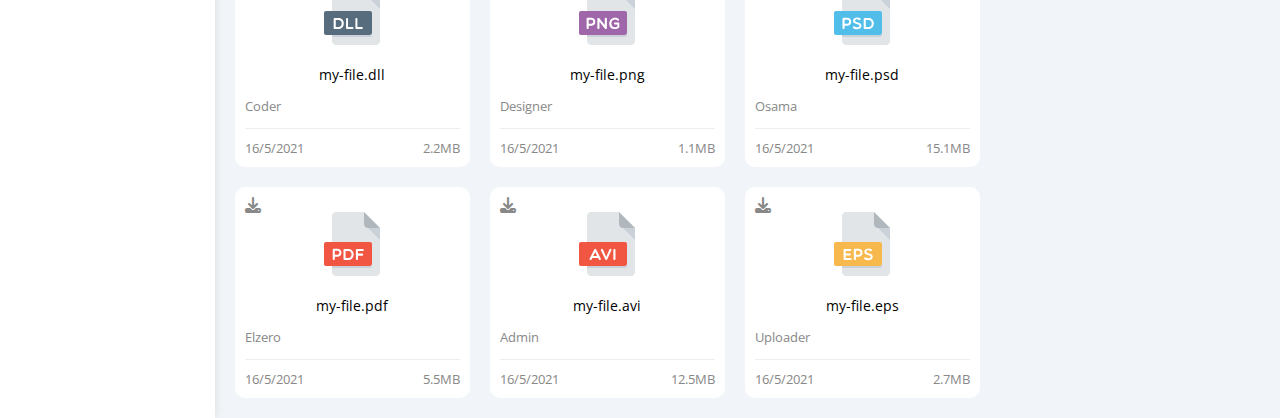
<file: template_3/files.html>
<!DOCTYPE html>
<html lang="en">
  <head>
    <meta charset="UTF-8" />
    <meta http-equiv="X-UA-Compatible" content="IE=edge" />
    <meta name="viewport" content="width=device-width, initial-scale=1.0" />
    <title>Files</title>
    <link rel="stylesheet" href="css/all.min.css" />
    <link rel="stylesheet" href="css/framework.css" />
    <link rel="stylesheet" href="css/master.css" />
    <link rel="preconnect" href="https://fonts.googleapis.com" />
    <link rel="preconnect" href="https://fonts.gstatic.com" crossorigin />
    <link href="https://fonts.googleapis.com/css2?family=Open+Sans:wght@300;500&display=swap" rel="stylesheet" />
  </head>
  <body>
    <div class="page d-flex">
      <div class="sidebar bg-white p-20 p-relative">
        <h3 class="p-relative txt-c mt-0">Elzero</h3>
        <ul>
          <li>
            <a class="d-flex align-center fs-14 c-black rad-6 p-10" href="index.html">
              <i class="fa-regular fa-chart-bar fa-fw"></i>
              <span>Dashboard</span>
            </a>
          </li>
          <li>
            <a class="d-flex align-center fs-14 c-black rad-6 p-10" href="settings.html">
              <i class="fa-solid fa-gear fa-fw"></i>
              <span>Settings</span>
            </a>
          </li>
          <li>
            <a class="d-flex align-center fs-14 c-black rad-6 p-10" href="profile.html">
              <i class="fa-regular fa-user fa-fw"></i>
              <span>Profile</span>
            </a>
          </li>
          <li>
            <a class="d-flex align-center fs-14 c-black rad-6 p-10" href="projects.html">
              <i class="fa-solid fa-diagram-project fa-fw"></i>
              <span>Projects</span>
            </a>
          </li>
          <li>
            <a class="d-flex align-center fs-14 c-black rad-6 p-10" href="courses.html">
              <i class="fa-solid fa-graduation-cap fa-fw"></i>
              <span>Courses</span>
            </a>
          </li>
          <li>
            <a class="d-flex align-center fs-14 c-black rad-6 p-10" href="friends.html">
              <i class="fa-regular fa-circle-user fa-fw"></i>
              <span>Friends</span>
            </a>
          </li>
          <li>
            <a class="active d-flex align-center fs-14 c-black rad-6 p-10" href="files.html">
              <i class="fa-regular fa-file fa-fw"></i>
              <span>Files</span>
            </a>
          </li>
          <li>
            <a class="d-flex align-center fs-14 c-black rad-6 p-10" href="plans.html">
              <i class="fa-regular fa-credit-card fa-fw"></i>
              <span>Plans</span>
            </a>
          </li>
        </ul>
      </div>
      <div class="content w-full">
        <!-- Start Head -->
        <div class="head bg-white p-15 between-flex">
          <div class="search p-relative">
            <input class="p-10" type="search" placeholder="Type A Keyword" />
          </div>
          <div class="icons d-flex align-center">
            <span class="notification p-relative">
              <i class="fa-regular fa-bell fa-lg"></i>
            </span>
            <img src="imgs/avatar.png" alt="" />
          </div>
        </div>
        <!-- End Head -->
        <h1 class="p-relative">Files</h1>
        <div class="files-page d-flex m-20 gap-20">
          <div class="files-stats p-20 bg-white rad-10">
            <h2 class="mt-0 mb-15 txt-c-mobile">Files Statistics</h2>
            <div class="d-flex align-center border-eee p-10 rad-6 mb-15 fs-13">
              <i class="fa-regular fa-file-pdf fa-lg blue center-flex c-blue icon"></i>
              <div class="info">
                <span>PDF Files</span>
                <span class="c-grey d-block mt-5">130</span>
              </div>
              <div class="size c-grey">6.5GB</div>
            </div>
            <div class="d-flex align-center border-eee p-10 rad-6 mb-15 fs-13">
              <i class="fa-regular fa-images fa-lg green center-flex c-green icon"></i>
              <div class="info">
                <span>Images</span>
                <span class="c-grey d-block mt-5">115 Files</span>
              </div>
              <div class="size c-grey">3.5GB</div>
            </div>
            <div class="d-flex align-center border-eee p-10 rad-6 mb-15 fs-13">
              <i class="fa-regular fa-file-word fa-lg red center-flex c-red icon"></i>
              <div class="info">
                <span>Word Files</span>
                <span class="c-grey d-block mt-5">110 Files</span>
              </div>
              <div class="size c-grey">3.2GB</div>
            </div>
            <div class="d-flex align-center border-eee p-10 rad-6 fs-13">
              <i class="fa-solid fa-file-csv fa-lg orange center-flex c-orange icon"></i>
              <div class="info">
                <span>CSV Files</span>
                <span class="c-grey d-block mt-5">99 Files</span>
              </div>
              <div class="size c-grey">2.9GB</div>
            </div>
            <a class="upload bg-blue c-white fs-13 rad-6 d-block w-fit" href="#">
              <i class="fa-solid fa-angles-up mr-10"></i>
              Upload
            </a>
          </div>
          <div class="files-content d-grid gap-20">
            <div class="file bg-white p-10 rad-10">
              <i class="fa-solid fa-download c-grey p-absolute"></i>
              <div class="icon txt-c">
                <img class="mt-15 mb-15" src="imgs/pdf.svg" alt="" />
              </div>
              <div class="txt-c mb-10 fs-14">my-file.pdf</div>
              <p class="c-grey fs-13">Elzero</p>
              <div class="info between-flex mt-10 pt-10 fs-13 c-grey">
                <span>20/06/2020</span>
                <span>5.5MB</span>
              </div>
            </div>
            <div class="file bg-white p-10 rad-10">
              <i class="fa-solid fa-download c-grey p-absolute"></i>
              <div class="icon txt-c">
                <img class="mt-15 mb-15" src="imgs/avi.svg" alt="" />
              </div>
              <div class="txt-c mb-10 fs-14">my-file.avi</div>
              <p class="c-grey fs-13">Admin</p>
              <div class="info between-flex mt-10 pt-10 fs-13 c-grey">
                <span>16/5/2021</span>
                <span>12.5MB</span>
              </div>
            </div>
            <div class="file bg-white p-10 rad-10">
              <i class="fa-solid fa-download c-grey p-absolute"></i>
              <div class="icon txt-c">
                <img class="mt-15 mb-15" src="imgs/eps.svg" alt="" />
              </div>
              <div class="txt-c mb-10 fs-14">my-file.eps</div>
              <p class="c-grey fs-13">Uploader</p>
              <div class="info between-flex mt-10 pt-10 fs-13 c-grey">
                <span>16/5/2021</span>
                <span>2.7MB</span>
              </div>
            </div>
            <div class="file bg-white p-10 rad-10">
              <i class="fa-solid fa-download c-grey p-absolute"></i>
              <div class="icon txt-c">
                <img class="mt-15 mb-15" src="imgs/psd.svg" alt="" />
              </div>
              <div class="txt-c mb-10 fs-14">my-file.psd</div>
              <p class="c-grey fs-13">Osama</p>
              <div class="info between-flex mt-10 pt-10 fs-13 c-grey">
                <span>16/5/2021</span>
                <span>15.1MB</span>
              </div>
            </div>
            <div class="file bg-white p-10 rad-10">
              <i class="fa-solid fa-download c-grey p-absolute"></i>
              <div class="icon txt-c">
                <img class="mt-15 mb-15" src="imgs/dll.svg" alt="" />
              </div>
              <div class="txt-c mb-10 fs-14">my-file.dll</div>
              <p class="c-grey fs-13">Coder</p>
              <div class="info between-flex mt-10 pt-10 fs-13 c-grey">
                <span>16/5/2021</span>
                <span>2.2MB</span>
              </div>
            </div>
            <div class="file bg-white p-10 rad-10">
              <i class="fa-solid fa-download c-grey p-absolute"></i>
              <div class="icon txt-c">
                <img class="mt-15 mb-15" src="imgs/png.svg" alt="" />
              </div>
              <div class="txt-c mb-10 fs-14">my-file.png</div>
              <p class="c-grey fs-13">Designer</p>
              <div class="info between-flex mt-10 pt-10 fs-13 c-grey">
                <span>16/5/2021</span>
                <span>1.1MB</span>
              </div>
            </div>
            <div class="file bg-white p-10 rad-10">
              <i class="fa-solid fa-download c-grey p-absolute"></i>
              <div class="icon txt-c">
                <img class="mt-15 mb-15" src="imgs/dll.svg" alt="" />
              </div>
              <div class="txt-c mb-10 fs-14">my-file.dll</div>
              <p class="c-grey fs-13">Coder</p>
              <div class="info between-flex mt-10 pt-10 fs-13 c-grey">
                <span>16/5/2021</span>
                <span>2.2MB</span>
              </div>
            </div>
            <div class="file bg-white p-10 rad-10">
              <i class="fa-solid fa-download c-grey p-absolute"></i>
              <div class="icon txt-c">
                <img class="mt-15 mb-15" src="imgs/png.svg" alt="" />
              </div>
              <div class="txt-c mb-10 fs-14">my-file.png</div>
              <p class="c-grey fs-13">Designer</p>
              <div class="info between-flex mt-10 pt-10 fs-13 c-grey">
                <span>16/5/2021</span>
                <span>1.1MB</span>
              </div>
            </div>
            <div class="file bg-white p-10 rad-10">
              <i class="fa-solid fa-download c-grey p-absolute"></i>
              <div class="icon txt-c">
                <img class="mt-15 mb-15" src="imgs/psd.svg" alt="" />
              </div>
              <div class="txt-c mb-10 fs-14">my-file.psd</div>
              <p class="c-grey fs-13">Osama</p>
              <div class="info between-flex mt-10 pt-10 fs-13 c-grey">
                <span>16/5/2021</span>
                <span>15.1MB</span>
              </div>
            </div>
            <div class="file bg-white p-10 rad-10">
              <i class="fa-solid fa-download c-grey p-absolute"></i>
              <div class="icon txt-c">
                <img class="mt-15 mb-15" src="imgs/pdf.svg" alt="" />
              </div>
              <div class="txt-c mb-10 fs-14">my-file.pdf</div>
              <p class="c-grey fs-13">Elzero</p>
              <div class="info between-flex mt-10 pt-10 fs-13 c-grey">
                <span>16/5/2021</span>
                <span>5.5MB</span>
              </div>
            </div>
            <div class="file bg-white p-10 rad-10">
              <i class="fa-solid fa-download c-grey p-absolute"></i>
              <div class="icon txt-c">
                <img class="mt-15 mb-15" src="imgs/avi.svg" alt="" />
              </div>
              <div class="txt-c mb-10 fs-14">my-file.avi</div>
              <p class="c-grey fs-13">Admin</p>
              <div class="info between-flex mt-10 pt-10 fs-13 c-grey">
                <span>16/5/2021</span>
                <span>12.5MB</span>
              </div>
            </div>
            <div class="file bg-white p-10 rad-10">
              <i class="fa-solid fa-download c-grey p-absolute"></i>
              <div class="icon txt-c">
                <img class="mt-15 mb-15" src="imgs/eps.svg" alt="" />
              </div>
              <div class="txt-c mb-10 fs-14">my-file.eps</div>
              <p class="c-grey fs-13">Uploader</p>
              <div class="info between-flex mt-10 pt-10 fs-13 c-grey">
                <span>16/5/2021</span>
                <span>2.7MB</span>
              </div>
            </div>
            <div class="file bg-white p-10 rad-10">
              <i class="fa-solid fa-download c-grey p-absolute"></i>
              <div class="icon txt-c">
                <img class="mt-15 mb-15" src="imgs/pdf.svg" alt="" />
              </div>
              <div class="txt-c mb-10 fs-14">my-file.pdf</div>
              <p class="c-grey fs-13">Elzero</p>
              <div class="info between-flex mt-10 pt-10 fs-13 c-grey">
                <span>16/5/2021</span>
                <span>5.5MB</span>
              </div>
            </div>
            <div class="file bg-white p-10 rad-10">
              <i class="fa-solid fa-download c-grey p-absolute"></i>
              <div class="icon txt-c">
                <img class="mt-15 mb-15" src="imgs/avi.svg" alt="" />
              </div>
              <div class="txt-c mb-10 fs-14">my-file.avi</div>
              <p class="c-grey fs-13">Admin</p>
              <div class="info between-flex mt-10 pt-10 fs-13 c-grey">
                <span>16/5/2021</span>
                <span>12.5MB</span>
              </div>
            </div>
            <div class="file bg-white p-10 rad-10">
              <i class="fa-solid fa-download c-grey p-absolute"></i>
              <div class="icon txt-c">
                <img class="mt-15 mb-15" src="imgs/eps.svg" alt="" />
              </div>
              <div class="txt-c mb-10 fs-14">my-file.eps</div>
              <p class="c-grey fs-13">Uploader</p>
              <div class="info between-flex mt-10 pt-10 fs-13 c-grey">
                <span>16/5/2021</span>
                <span>2.7MB</span>
              </div>
            </div>
            <div class="file bg-white p-10 rad-10">
              <i class="fa-solid fa-download c-grey p-absolute"></i>
              <div class="icon txt-c">
                <img class="mt-15 mb-15" src="imgs/psd.svg" alt="" />
              </div>
              <div class="txt-c mb-10 fs-14">my-file.psd</div>
              <p class="c-grey fs-13">Osama</p>
              <div class="info between-flex mt-10 pt-10 fs-13 c-grey">
                <span>16/5/2021</span>
                <span>15.1MB</span>
              </div>
            </div>
            <div class="file bg-white p-10 rad-10">
              <i class="fa-solid fa-download c-grey p-absolute"></i>
              <div class="icon txt-c">
                <img class="mt-15 mb-15" src="imgs/dll.svg" alt="" />
              </div>
              <div class="txt-c mb-10 fs-14">my-file.dll</div>
              <p class="c-grey fs-13">Coder</p>
              <div class="info between-flex mt-10 pt-10 fs-13 c-grey">
                <span>16/5/2021</span>
                <span>2.2MB</span>
              </div>
            </div>
            <div class="file bg-white p-10 rad-10">
              <i class="fa-solid fa-download c-grey p-absolute"></i>
              <div class="icon txt-c">
                <img class="mt-15 mb-15" src="imgs/png.svg" alt="" />
              </div>
              <div class="txt-c mb-10 fs-14">my-file.png</div>
              <p class="c-grey fs-13">Designer</p>
              <div class="info between-flex mt-10 pt-10 fs-13 c-grey">
                <span>16/5/2021</span>
                <span>1.1MB</span>
              </div>
            </div>
            <div class="file bg-white p-10 rad-10">
              <i class="fa-solid fa-download c-grey p-absolute"></i>
              <div class="icon txt-c">
                <img class="mt-15 mb-15" src="imgs/dll.svg" alt="" />
              </div>
              <div class="txt-c mb-10 fs-14">my-file.dll</div>
              <p class="c-grey fs-13">Coder</p>
              <div class="info between-flex mt-10 pt-10 fs-13 c-grey">
                <span>16/5/2021</span>
                <span>2.2MB</span>
              </div>
            </div>
            <div class="file bg-white p-10 rad-10">
              <i class="fa-solid fa-download c-grey p-absolute"></i>
              <div class="icon txt-c">
                <img class="mt-15 mb-15" src="imgs/png.svg" alt="" />
              </div>
              <div class="txt-c mb-10 fs-14">my-file.png</div>
              <p class="c-grey fs-13">Designer</p>
              <div class="info between-flex mt-10 pt-10 fs-13 c-grey">
                <span>16/5/2021</span>
                <span>1.1MB</span>
              </div>
            </div>
            <div class="file bg-white p-10 rad-10">
              <i class="fa-solid fa-download c-grey p-absolute"></i>
              <div class="icon txt-c">
                <img class="mt-15 mb-15" src="imgs/psd.svg" alt="" />
              </div>
              <div class="txt-c mb-10 fs-14">my-file.psd</div>
              <p class="c-grey fs-13">Osama</p>
              <div class="info between-flex mt-10 pt-10 fs-13 c-grey">
                <span>16/5/2021</span>
                <span>15.1MB</span>
              </div>
            </div>
            <div class="file bg-white p-10 rad-10">
              <i class="fa-solid fa-download c-grey p-absolute"></i>
              <div class="icon txt-c">
                <img class="mt-15 mb-15" src="imgs/pdf.svg" alt="" />
              </div>
              <div class="txt-c mb-10 fs-14">my-file.pdf</div>
              <p class="c-grey fs-13">Elzero</p>
              <div class="info between-flex mt-10 pt-10 fs-13 c-grey">
                <span>16/5/2021</span>
                <span>5.5MB</span>
              </div>
            </div>
            <div class="file bg-white p-10 rad-10">
              <i class="fa-solid fa-download c-grey p-absolute"></i>
              <div class="icon txt-c">
                <img class="mt-15 mb-15" src="imgs/avi.svg" alt="" />
              </div>
              <div class="txt-c mb-10 fs-14">my-file.avi</div>
              <p class="c-grey fs-13">Admin</p>
              <div class="info between-flex mt-10 pt-10 fs-13 c-grey">
                <span>16/5/2021</span>
                <span>12.5MB</span>
              </div>
            </div>
            <div class="file bg-white p-10 rad-10">
              <i class="fa-solid fa-download c-grey p-absolute"></i>
              <div class="icon txt-c">
                <img class="mt-15 mb-15" src="imgs/eps.svg" alt="" />
              </div>
              <div class="txt-c mb-10 fs-14">my-file.eps</div>
              <p class="c-grey fs-13">Uploader</p>
              <div class="info between-flex mt-10 pt-10 fs-13 c-grey">
                <span>16/5/2021</span>
                <span>2.7MB</span>
              </div>
            </div>
          </div>
        </div>
      </div>
    </div>
  </body>
</html>
</file>
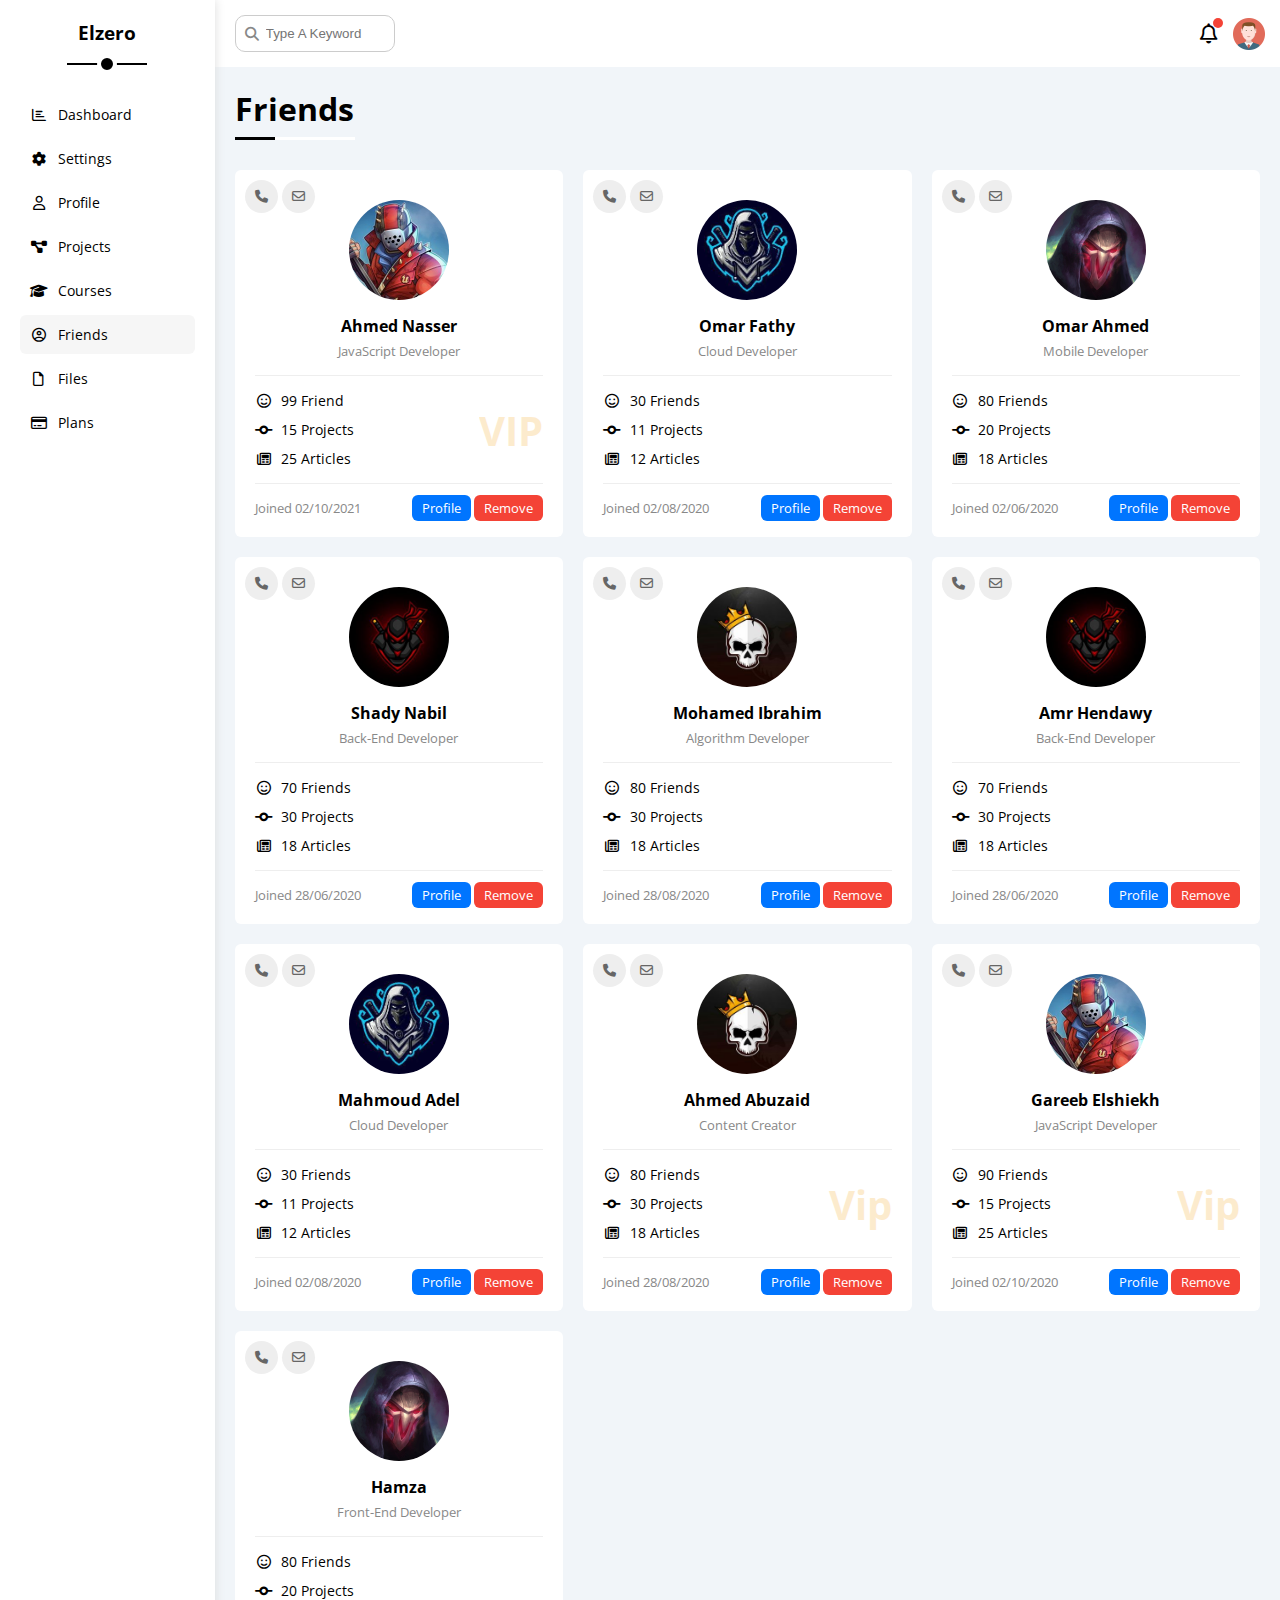
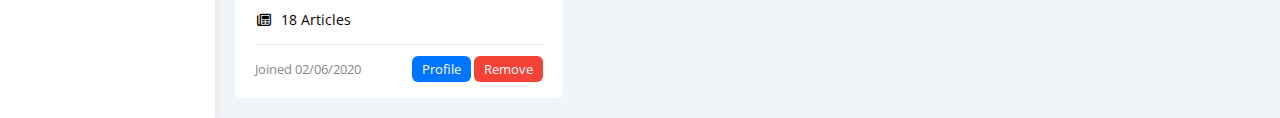
<file: template_3/friends.html>
<!DOCTYPE html>
<html lang="en">
  <head>
    <meta charset="UTF-8" />
    <meta http-equiv="X-UA-Compatible" content="IE=edge" />
    <meta name="viewport" content="width=device-width, initial-scale=1.0" />
    <title>Friends</title>
    <link rel="stylesheet" href="css/all.min.css" />
    <link rel="stylesheet" href="css/framework.css" />
    <link rel="stylesheet" href="css/master.css" />
    <link rel="preconnect" href="https://fonts.googleapis.com" />
    <link rel="preconnect" href="https://fonts.gstatic.com" crossorigin />
    <link href="https://fonts.googleapis.com/css2?family=Open+Sans:wght@300;500&display=swap" rel="stylesheet" />
  </head>
  <body>
    <div class="page d-flex">
      <div class="sidebar bg-white p-20 p-relative">
        <h3 class="p-relative txt-c mt-0">Elzero</h3>
        <ul>
          <li>
            <a class="d-flex align-center fs-14 c-black rad-6 p-10" href="index.html">
              <i class="fa-regular fa-chart-bar fa-fw"></i>
              <span>Dashboard</span>
            </a>
          </li>
          <li>
            <a class="d-flex align-center fs-14 c-black rad-6 p-10" href="settings.html">
              <i class="fa-solid fa-gear fa-fw"></i>
              <span>Settings</span>
            </a>
          </li>
          <li>
            <a class="d-flex align-center fs-14 c-black rad-6 p-10" href="profile.html">
              <i class="fa-regular fa-user fa-fw"></i>
              <span>Profile</span>
            </a>
          </li>
          <li>
            <a class="d-flex align-center fs-14 c-black rad-6 p-10" href="projects.html">
              <i class="fa-solid fa-diagram-project fa-fw"></i>
              <span>Projects</span>
            </a>
          </li>
          <li>
            <a class="d-flex align-center fs-14 c-black rad-6 p-10" href="courses.html">
              <i class="fa-solid fa-graduation-cap fa-fw"></i>
              <span>Courses</span>
            </a>
          </li>
          <li>
            <a class="active d-flex align-center fs-14 c-black rad-6 p-10" href="friends.html">
              <i class="fa-regular fa-circle-user fa-fw"></i>
              <span>Friends</span>
            </a>
          </li>
          <li>
            <a class="d-flex align-center fs-14 c-black rad-6 p-10" href="files.html">
              <i class="fa-regular fa-file fa-fw"></i>
              <span>Files</span>
            </a>
          </li>
          <li>
            <a class="d-flex align-center fs-14 c-black rad-6 p-10" href="plans.html">
              <i class="fa-regular fa-credit-card fa-fw"></i>
              <span>Plans</span>
            </a>
          </li>
        </ul>
      </div>
      <div class="content w-full">
        <!-- Start Head -->
        <div class="head bg-white p-15 between-flex">
          <div class="search p-relative">
            <input class="p-10" type="search" placeholder="Type A Keyword" />
          </div>
          <div class="icons d-flex align-center">
            <span class="notification p-relative">
              <i class="fa-regular fa-bell fa-lg"></i>
            </span>
            <img src="imgs/avatar.png" alt="" />
          </div>
        </div>
        <!-- End Head -->
        <h1 class="p-relative">Friends</h1>
        <div class="friends-page d-grid m-20 gap-20">
          <div class="friend bg-white rad-6 p-20 p-relative">
            <div class="contact">
              <i class="fa-solid fa-phone"></i>
              <i class="fa-regular fa-envelope"></i>
            </div>
            <div class="txt-c">
              <img class="rad-half mt-10 mb-10 w-100 h-100" src="imgs/friend-01.jpg" alt="" />
              <h4 class="m-0">Ahmed Nasser</h4>
              <p class="c-grey fs-13 mt-5 mb-0">JavaScript Developer</p>
            </div>
            <div class="icons fs-14 p-relative">
              <div class="mb-10">
                <i class="fa-regular fa-face-smile fa-fw"></i>
                <span>99 Friend</span>
              </div>
              <div class="mb-10">
                <i class="fa-solid fa-code-commit fa-fw"></i>
                <span>15 Projects</span>
              </div>
              <div>
                <i class="fa-regular fa-newspaper fa-fw"></i>
                <span>25 Articles</span>
              </div>
              <span class="vip fw-bold c-orange">VIP</span>
            </div>
            <div class="info between-flex fs-13">
              <span class="c-grey">Joined 02/10/2021</span>
              <div>
                <a class="bg-blue c-white btn-shape" href="profile.html">Profile</a>
                <a class="bg-red c-white btn-shape" href="#">Remove</a>
              </div>
            </div>
          </div>
          <div class="friend bg-white rad-6 p-20 p-relative">
            <div class="contact">
              <i class="fa-solid fa-phone"></i>
              <i class="fa-regular fa-envelope"></i>
            </div>
            <div class="txt-c">
              <img class="rad-half mt-10 mb-10 w-100 h-100" src="imgs/friend-02.jpg" alt="" />
              <h4 class="m-0">Omar Fathy</h4>
              <p class="c-grey fs-13 mt-5 mb-0">Cloud Developer</p>
            </div>
            <div class="icons fs-14 p-relative">
              <div class="mb-10">
                <i class="fa-regular fa-face-smile fa-fw"></i>
                <span>30 Friends</span>
              </div>
              <div class="mb-10">
                <i class="fa-solid fa-code-commit fa-fw"></i>
                <span>11 Projects</span>
              </div>
              <div>
                <i class="fa-regular fa-newspaper fa-fw"></i>
                <span>12 Articles</span>
              </div>
            </div>
            <div class="info between-flex fs-13">
              <span class="c-grey">Joined 02/08/2020</span>
              <div>
                <a class="bg-blue c-white btn-shape" href="profile.html">Profile</a>
                <a class="bg-red c-white btn-shape" href="">Remove</a>
              </div>
            </div>
          </div>
          <div class="friend bg-white rad-6 p-20 p-relative">
            <div class="contact">
              <i class="fa-solid fa-phone"></i>
              <i class="fa-regular fa-envelope"></i>
            </div>
            <div class="txt-c">
              <img class="rad-half mt-10 mb-10 w-100 h-100" src="imgs/friend-03.jpg" alt="" />
              <h4 class="m-0">Omar Ahmed</h4>
              <p class="c-grey fs-13 mt-5 mb-0">Mobile Developer</p>
            </div>
            <div class="icons fs-14 p-relative">
              <div class="mb-10">
                <i class="fa-regular fa-face-smile fa-fw"></i>
                <span>80 Friends</span>
              </div>
              <div class="mb-10">
                <i class="fa-solid fa-code-commit fa-fw"></i>
                <span>20 Projects</span>
              </div>
              <div>
                <i class="fa-regular fa-newspaper fa-fw"></i>
                <span>18 Articles</span>
              </div>
            </div>
            <div class="info between-flex fs-13">
              <span class="c-grey">Joined 02/06/2020</span>
              <div>
                <a class="bg-blue c-white btn-shape" href="profile.html">Profile</a>
                <a class="bg-red c-white btn-shape" href="">Remove</a>
              </div>
            </div>
          </div>
          <div class="friend bg-white rad-6 p-20 p-relative">
            <div class="contact">
              <i class="fa-solid fa-phone"></i>
              <i class="fa-regular fa-envelope"></i>
            </div>
            <div class="txt-c">
              <img class="rad-half mt-10 mb-10 w-100 h-100" src="imgs/friend-04.jpg" alt="" />
              <h4 class="m-0">Shady Nabil</h4>
              <p class="c-grey fs-13 mt-5 mb-0">Back-End Developer</p>
            </div>
            <div class="icons fs-14 p-relative">
              <div class="mb-10">
                <i class="fa-regular fa-face-smile fa-fw"></i>
                <span>70 Friends</span>
              </div>
              <div class="mb-10">
                <i class="fa-solid fa-code-commit fa-fw"></i>
                <span>30 Projects</span>
              </div>
              <div>
                <i class="fa-regular fa-newspaper fa-fw"></i>
                <span>18 Articles</span>
              </div>
            </div>
            <div class="info between-flex fs-13">
              <span class="c-grey">Joined 28/06/2020</span>
              <div>
                <a class="bg-blue c-white btn-shape" href="profile.html">Profile</a>
                <a class="bg-red c-white btn-shape" href="">Remove</a>
              </div>
            </div>
          </div>
          <div class="friend bg-white rad-6 p-20 p-relative">
            <div class="contact">
              <i class="fa-solid fa-phone"></i>
              <i class="fa-regular fa-envelope"></i>
            </div>
            <div class="txt-c">
              <img class="rad-half mt-10 mb-10 w-100 h-100" src="imgs/friend-05.jpg" alt="" />
              <h4 class="m-0">Mohamed Ibrahim</h4>
              <p class="c-grey fs-13 mt-5 mb-0">Algorithm Developer</p>
            </div>
            <div class="icons fs-14 p-relative">
              <div class="mb-10">
                <i class="fa-regular fa-face-smile fa-fw"></i>
                <span>80 Friends</span>
              </div>
              <div class="mb-10">
                <i class="fa-solid fa-code-commit fa-fw"></i>
                <span>30 Projects</span>
              </div>
              <div>
                <i class="fa-regular fa-newspaper fa-fw"></i>
                <span>18 Articles</span>
              </div>
            </div>
            <div class="info between-flex fs-13">
              <span class="c-grey">Joined 28/08/2020</span>
              <div>
                <a class="bg-blue c-white btn-shape" href="profile.html">Profile</a>
                <a class="bg-red c-white btn-shape" href="">Remove</a>
              </div>
            </div>
          </div>
          <div class="friend bg-white rad-6 p-20 p-relative">
            <div class="contact">
              <i class="fa-solid fa-phone"></i>
              <i class="fa-regular fa-envelope"></i>
            </div>
            <div class="txt-c">
              <img class="rad-half mt-10 mb-10 w-100 h-100" src="imgs/friend-04.jpg" alt="" />
              <h4 class="m-0">Amr Hendawy</h4>
              <p class="c-grey fs-13 mt-5 mb-0">Back-End Developer</p>
            </div>
            <div class="icons fs-14 p-relative">
              <div class="mb-10">
                <i class="fa-regular fa-face-smile fa-fw"></i>
                <span>70 Friends</span>
              </div>
              <div class="mb-10">
                <i class="fa-solid fa-code-commit fa-fw"></i>
                <span>30 Projects</span>
              </div>
              <div>
                <i class="fa-regular fa-newspaper fa-fw"></i>
                <span>18 Articles</span>
              </div>
            </div>
            <div class="info between-flex fs-13">
              <span class="c-grey">Joined 28/06/2020</span>
              <div>
                <a class="bg-blue c-white btn-shape" href="profile.html">Profile</a>
                <a class="bg-red c-white btn-shape" href="">Remove</a>
              </div>
            </div>
          </div>
          <div class="friend bg-white rad-6 p-20 p-relative">
            <div class="contact">
              <i class="fa-solid fa-phone"></i>
              <i class="fa-regular fa-envelope"></i>
            </div>
            <div class="txt-c">
              <img class="rad-half mt-10 mb-10 w-100 h-100" src="imgs/friend-02.jpg" alt="" />
              <h4 class="m-0">Mahmoud Adel</h4>
              <p class="c-grey fs-13 mt-5 mb-0">Cloud Developer</p>
            </div>
            <div class="icons fs-14 p-relative">
              <div class="mb-10">
                <i class="fa-regular fa-face-smile fa-fw"></i>
                <span>30 Friends</span>
              </div>
              <div class="mb-10">
                <i class="fa-solid fa-code-commit fa-fw"></i>
                <span>11 Projects</span>
              </div>
              <div>
                <i class="fa-regular fa-newspaper fa-fw"></i>
                <span>12 Articles</span>
              </div>
            </div>
            <div class="info between-flex fs-13">
              <span class="c-grey">Joined 02/08/2020</span>
              <div>
                <a class="bg-blue c-white btn-shape" href="profile.html">Profile</a>
                <a class="bg-red c-white btn-shape" href="">Remove</a>
              </div>
            </div>
          </div>
          <div class="friend bg-white rad-6 p-20 p-relative">
            <div class="contact">
              <i class="fa-solid fa-phone"></i>
              <i class="fa-regular fa-envelope"></i>
            </div>
            <div class="txt-c">
              <img class="rad-half mt-10 mb-10 w-100 h-100" src="imgs/friend-05.jpg" alt="" />
              <h4 class="m-0">Ahmed Abuzaid</h4>
              <p class="c-grey fs-13 mt-5 mb-0">Content Creator</p>
            </div>
            <div class="icons fs-14 p-relative">
              <div class="mb-10">
                <i class="fa-regular fa-face-smile fa-fw"></i>
                <span>80 Friends</span>
              </div>
              <div class="mb-10">
                <i class="fa-solid fa-code-commit fa-fw"></i>
                <span>30 Projects</span>
              </div>
              <div>
                <i class="fa-regular fa-newspaper fa-fw"></i>
                <span>18 Articles</span>
              </div>
              <span class="vip fw-bold c-orange">Vip</span>
            </div>
            <div class="info between-flex fs-13">
              <span class="c-grey">Joined 28/08/2020</span>
              <div>
                <a class="bg-blue c-white btn-shape" href="profile.html">Profile</a>
                <a class="bg-red c-white btn-shape" href="">Remove</a>
              </div>
            </div>
          </div>
          <div class="friend bg-white rad-6 p-20 p-relative">
            <div class="contact">
              <i class="fa-solid fa-phone"></i>
              <i class="fa-regular fa-envelope"></i>
            </div>
            <div class="txt-c">
              <img class="rad-half mt-10 mb-10 w-100 h-100" src="imgs/friend-01.jpg" alt="" />
              <h4 class="m-0">Gareeb Elshiekh</h4>
              <p class="c-grey fs-13 mt-5 mb-0">JavaScript Developer</p>
            </div>
            <div class="icons fs-14 p-relative">
              <div class="mb-10">
                <i class="fa-regular fa-face-smile fa-fw"></i>
                <span>90 Friends</span>
              </div>
              <div class="mb-10">
                <i class="fa-solid fa-code-commit fa-fw"></i>
                <span>15 Projects</span>
              </div>
              <div>
                <i class="fa-regular fa-newspaper fa-fw"></i>
                <span>25 Articles</span>
              </div>
              <span class="vip fw-bold c-orange">Vip</span>
            </div>
            <div class="info between-flex fs-13">
              <span class="c-grey">Joined 02/10/2020</span>
              <div>
                <a class="bg-blue c-white btn-shape" href="profile.html">Profile</a>
                <a class="bg-red c-white btn-shape" href="">Remove</a>
              </div>
            </div>
          </div>
          <div class="friend bg-white rad-6 p-20 p-relative">
            <div class="contact">
              <i class="fa-solid fa-phone"></i>
              <i class="fa-regular fa-envelope"></i>
            </div>
            <div class="txt-c">
              <img class="rad-half mt-10 mb-10 w-100 h-100" src="imgs/friend-03.jpg" alt="" />
              <h4 class="m-0">Hamza</h4>
              <p class="c-grey fs-13 mt-5 mb-0">Front-End Developer</p>
            </div>
            <div class="icons fs-14 p-relative">
              <div class="mb-10">
                <i class="fa-regular fa-face-smile fa-fw"></i>
                <span>80 Friends</span>
              </div>
              <div class="mb-10">
                <i class="fa-solid fa-code-commit fa-fw"></i>
                <span>20 Projects</span>
              </div>
              <div>
                <i class="fa-regular fa-newspaper fa-fw"></i>
                <span>18 Articles</span>
              </div>
            </div>
            <div class="info between-flex fs-13">
              <span class="c-grey">Joined 02/06/2020</span>
              <div>
                <a class="bg-blue c-white btn-shape" href="profile.html">Profile</a>
                <a class="bg-red c-white btn-shape" href="">Remove</a>
              </div>
            </div>
          </div>
        </div>
      </div>
    </div>
  </body>
</html>
</file>
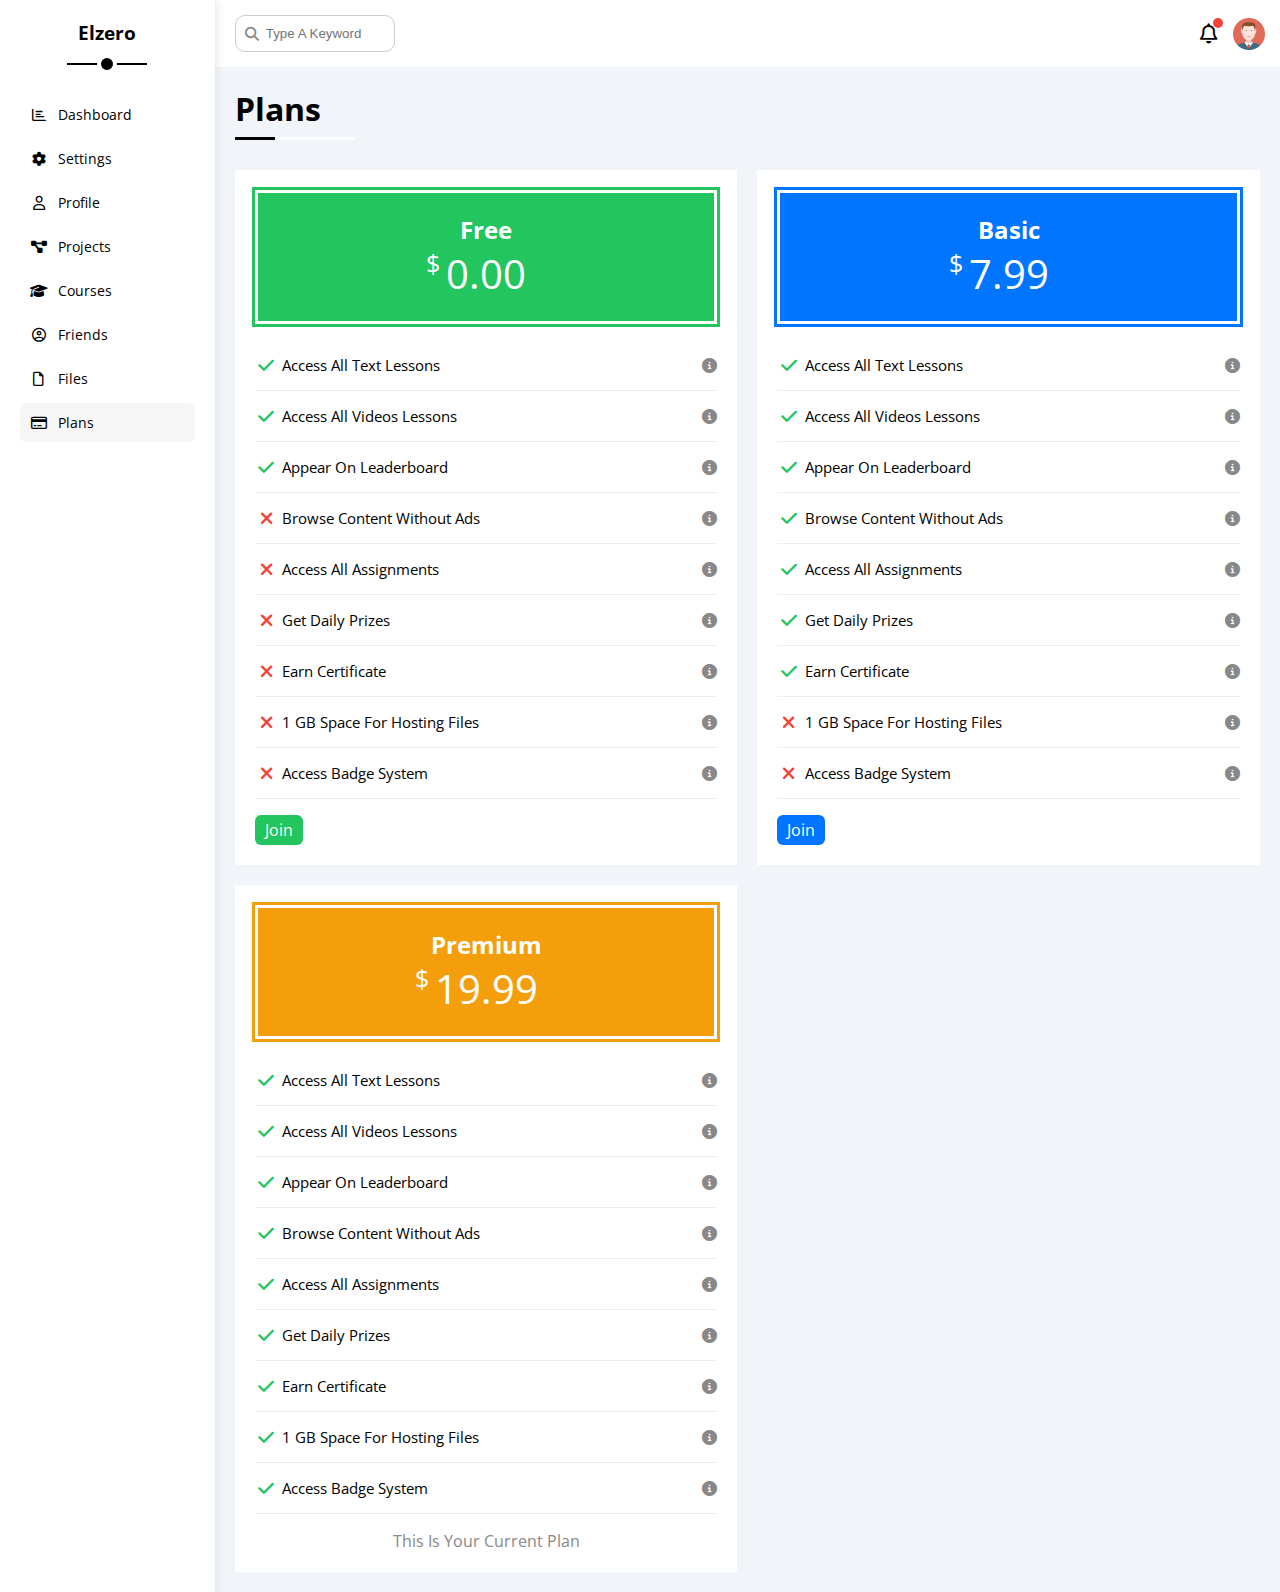
<file: template_3/plans.html>
<!DOCTYPE html>
<html lang="en">
  <head>
    <meta charset="UTF-8" />
    <meta http-equiv="X-UA-Compatible" content="IE=edge" />
    <meta name="viewport" content="width=device-width, initial-scale=1.0" />
    <title>Plans</title>
    <link rel="stylesheet" href="css/all.min.css" />
    <link rel="stylesheet" href="css/framework.css" />
    <link rel="stylesheet" href="css/master.css" />
    <link rel="preconnect" href="https://fonts.googleapis.com" />
    <link rel="preconnect" href="https://fonts.gstatic.com" crossorigin />
    <link href="https://fonts.googleapis.com/css2?family=Open+Sans:wght@300;500&display=swap" rel="stylesheet" />
  </head>
  <body>
    <div class="page d-flex">
      <div class="sidebar bg-white p-20 p-relative">
        <h3 class="p-relative txt-c mt-0">Elzero</h3>
        <ul>
          <li>
            <a class="d-flex align-center fs-14 c-black rad-6 p-10" href="index.html">
              <i class="fa-regular fa-chart-bar fa-fw"></i>
              <span>Dashboard</span>
            </a>
          </li>
          <li>
            <a class="d-flex align-center fs-14 c-black rad-6 p-10" href="settings.html">
              <i class="fa-solid fa-gear fa-fw"></i>
              <span>Settings</span>
            </a>
          </li>
          <li>
            <a class="d-flex align-center fs-14 c-black rad-6 p-10" href="profile.html">
              <i class="fa-regular fa-user fa-fw"></i>
              <span>Profile</span>
            </a>
          </li>
          <li>
            <a class="d-flex align-center fs-14 c-black rad-6 p-10" href="projects.html">
              <i class="fa-solid fa-diagram-project fa-fw"></i>
              <span>Projects</span>
            </a>
          </li>
          <li>
            <a class="d-flex align-center fs-14 c-black rad-6 p-10" href="courses.html">
              <i class="fa-solid fa-graduation-cap fa-fw"></i>
              <span>Courses</span>
            </a>
          </li>
          <li>
            <a class="d-flex align-center fs-14 c-black rad-6 p-10" href="friends.html">
              <i class="fa-regular fa-circle-user fa-fw"></i>
              <span>Friends</span>
            </a>
          </li>
          <li>
            <a class="d-flex align-center fs-14 c-black rad-6 p-10" href="files.html">
              <i class="fa-regular fa-file fa-fw"></i>
              <span>Files</span>
            </a>
          </li>
          <li>
            <a class="active d-flex align-center fs-14 c-black rad-6 p-10" href="plans.html">
              <i class="fa-regular fa-credit-card fa-fw"></i>
              <span>Plans</span>
            </a>
          </li>
        </ul>
      </div>
      <div class="content w-full">
        <!-- Start Head -->
        <div class="head bg-white p-15 between-flex">
          <div class="search p-relative">
            <input class="p-10" type="search" placeholder="Type A Keyword" />
          </div>
          <div class="icons d-flex align-center">
            <span class="notification p-relative">
              <i class="fa-regular fa-bell fa-lg"></i>
            </span>
            <img src="imgs/avatar.png" alt="" />
          </div>
        </div>
        <!-- End Head -->
        <h1 class="p-relative">Plans</h1>
        <div class="plans-page d-grid m-20 gap-20">
          <div class="plan green bg-white p-20">
            <div class="top bg-green txt-c p-20">
              <h2 class="m-0 c-white">Free</h2>
              <div class="price c-white"><span>$</span>0.00</div>
            </div>
            <ul>
              <li>
                <i class="fa-solid fa-check fa-fw yes"></i>
                <span>Access All Text Lessons</span>
                <i class="fa-solid fa-circle-info help"></i>
              </li>
              <li>
                <i class="fa-solid fa-check fa-fw yes"></i>
                <span>Access All Videos Lessons</span>
                <i class="fa-solid fa-circle-info help"></i>
              </li>
              <li>
                <i class="fa-solid fa-check fa-fw yes"></i>
                <span>Appear On Leaderboard</span>
                <i class="fa-solid fa-circle-info help"></i>
              </li>
              <li>
                <i class="fa-solid fa-xmark fa-fw"></i>
                <span>Browse Content Without Ads</span>
                <i class="fa-solid fa-circle-info help"></i>
              </li>
              <li>
                <i class="fa-solid fa-xmark fa-fw"></i>
                <span>Access All Assignments</span>
                <i class="fa-solid fa-circle-info help"></i>
              </li>
              <li>
                <i class="fa-solid fa-xmark fa-fw"></i>
                <span>Get Daily Prizes</span>
                <i class="fa-solid fa-circle-info help"></i>
              </li>
              <li>
                <i class="fa-solid fa-xmark fa-fw"></i>
                <span>Earn Certificate</span>
                <i class="fa-solid fa-circle-info help"></i>
              </li>
              <li>
                <i class="fa-solid fa-xmark fa-fw"></i>
                <span>1 GB Space For Hosting Files</span>
                <i class="fa-solid fa-circle-info help"></i>
              </li>
              <li>
                <i class="fa-solid fa-xmark fa-fw"></i>
                <span>Access Badge System</span>
                <i class="fa-solid fa-circle-info help"></i>
              </li>
            </ul>
            <a href="#" class="btn-shape bg-green c-white d-block w-fit">Join</a>
          </div>
          <!-- Start Plan -->
          <div class="plan blue bg-white p-20">
            <div class="top bg-blue txt-c p-20">
              <h2 class="m-0 c-white">Basic</h2>
              <div class="price c-white"><span>$</span>7.99</div>
            </div>
            <ul class="list-none p-0">
              <li>
                <i class="fa-solid fa-check fa-fw yes"></i>
                <span>Access All Text Lessons</span>
                <i class="fa-solid fa-circle-info help"></i>
              </li>
              <li>
                <i class="fa-solid fa-check fa-fw yes"></i>
                <span>Access All Videos Lessons</span>
                <i class="fa-solid fa-circle-info help"></i>
              </li>
              <li>
                <i class="fa-solid fa-check fa-fw yes"></i>
                <span>Appear On Leaderboard</span>
                <i class="fa-solid fa-circle-info help"></i>
              </li>
              <li>
                <i class="fa-solid fa-check fa-fw yes"></i>
                <span>Browse Content Without Ads</span>
                <i class="fa-solid fa-circle-info help"></i>
              </li>
              <li>
                <i class="fa-solid fa-check fa-fw yes"></i>
                <span>Access All Assignments</span>
                <i class="fa-solid fa-circle-info help"></i>
              </li>
              <li>
                <i class="fa-solid fa-check fa-fw yes"></i>
                <span>Get Daily Prizes</span>
                <i class="fa-solid fa-circle-info help"></i>
              </li>
              <li>
                <i class="fa-solid fa-check fa-fw yes"></i>
                <span>Earn Certificate</span>
                <i class="fa-solid fa-circle-info help"></i>
              </li>
              <li>
                <i class="fa-solid fa-xmark fa-fw"></i>
                <span>1 GB Space For Hosting Files</span>
                <i class="fa-solid fa-circle-info help"></i>
              </li>
              <li>
                <i class="fa-solid fa-xmark fa-fw"></i>
                <span>Access Badge System</span>
                <i class="fa-solid fa-circle-info help"></i>
              </li>
            </ul>
            <a href="#" class="btn-shape bg-blue c-white d-block w-fit">Join</a>
          </div>
          <!-- End Plan -->
          <!-- Start Plan -->
          <div class="plan orange bg-white p-20">
            <div class="top bg-orange txt-c p-20">
              <h2 class="m-0 c-white">Premium</h2>
              <div class="price c-white"><span>$</span>19.99</div>
            </div>
            <ul class="list-none p-0">
              <li>
                <i class="fa-solid fa-check fa-fw yes"></i>
                <span>Access All Text Lessons</span>
                <i class="fa-solid fa-circle-info help"></i>
              </li>
              <li>
                <i class="fa-solid fa-check fa-fw yes"></i>
                <span>Access All Videos Lessons</span>
                <i class="fa-solid fa-circle-info help"></i>
              </li>
              <li>
                <i class="fa-solid fa-check fa-fw yes"></i>
                <span>Appear On Leaderboard</span>
                <i class="fa-solid fa-circle-info help"></i>
              </li>
              <li>
                <i class="fa-solid fa-check fa-fw yes"></i>
                <span>Browse Content Without Ads</span>
                <i class="fa-solid fa-circle-info help"></i>
              </li>
              <li>
                <i class="fa-solid fa-check fa-fw yes"></i>
                <span>Access All Assignments</span>
                <i class="fa-solid fa-circle-info help"></i>
              </li>
              <li>
                <i class="fa-solid fa-check fa-fw yes"></i>
                <span>Get Daily Prizes</span>
                <i class="fa-solid fa-circle-info help"></i>
              </li>
              <li>
                <i class="fa-solid fa-check fa-fw yes"></i>
                <span>Earn Certificate</span>
                <i class="fa-solid fa-circle-info help"></i>
              </li>
              <li>
                <i class="fa-solid fa-check fa-fw yes"></i>
                <span>1 GB Space For Hosting Files</span>
                <i class="fa-solid fa-circle-info help"></i>
              </li>
              <li>
                <i class="fa-solid fa-check fa-fw yes"></i>
                <span>Access Badge System</span>
                <i class="fa-solid fa-circle-info help"></i>
              </li>
            </ul>
            <p class="c-grey m-0 txt-c">This Is Your Current Plan</p>
          </div>
          <!-- End Plan -->
        </div>
      </div>
    </div>
  </body>
</html>
</file>
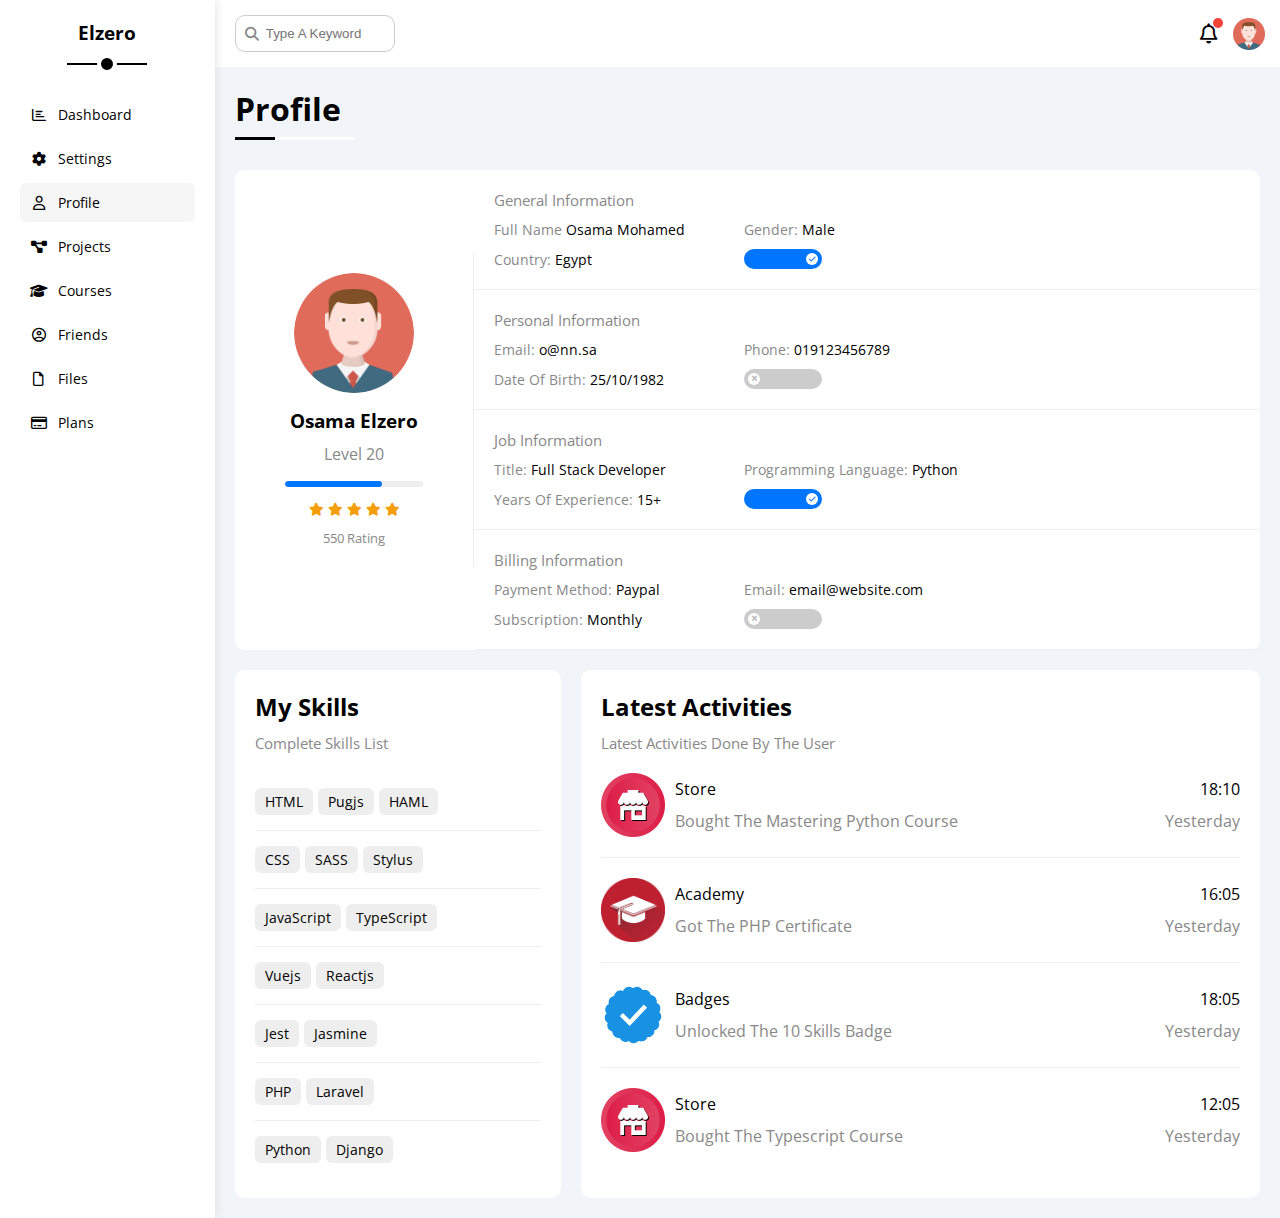
<file: template_3/profile.html>
<!DOCTYPE html>
<html lang="en">
  <head>
    <meta charset="UTF-8" />
    <meta http-equiv="X-UA-Compatible" content="IE=edge" />
    <meta name="viewport" content="width=device-width, initial-scale=1.0" />
    <title>Profile</title>
    <link rel="stylesheet" href="css/all.min.css" />
    <link rel="stylesheet" href="css/framework.css" />
    <link rel="stylesheet" href="css/master.css" />
    <link rel="preconnect" href="https://fonts.googleapis.com" />
    <link rel="preconnect" href="https://fonts.gstatic.com" crossorigin />
    <link href="https://fonts.googleapis.com/css2?family=Open+Sans:wght@300;500&display=swap" rel="stylesheet" />
  </head>
  <body>
    <div class="page d-flex">
      <div class="sidebar bg-white p-20 p-relative">
        <h3 class="p-relative txt-c mt-0">Elzero</h3>
        <ul>
          <li>
            <a class="d-flex align-center fs-14 c-black rad-6 p-10" href="index.html">
              <i class="fa-regular fa-chart-bar fa-fw"></i>
              <span>Dashboard</span>
            </a>
          </li>
          <li>
            <a class="d-flex align-center fs-14 c-black rad-6 p-10" href="settings.html">
              <i class="fa-solid fa-gear fa-fw"></i>
              <span>Settings</span>
            </a>
          </li>
          <li>
            <a class="active d-flex align-center fs-14 c-black rad-6 p-10" href="profile.html">
              <i class="fa-regular fa-user fa-fw"></i>
              <span>Profile</span>
            </a>
          </li>
          <li>
            <a class="d-flex align-center fs-14 c-black rad-6 p-10" href="projects.html">
              <i class="fa-solid fa-diagram-project fa-fw"></i>
              <span>Projects</span>
            </a>
          </li>
          <li>
            <a class="d-flex align-center fs-14 c-black rad-6 p-10" href="courses.html">
              <i class="fa-solid fa-graduation-cap fa-fw"></i>
              <span>Courses</span>
            </a>
          </li>
          <li>
            <a class="d-flex align-center fs-14 c-black rad-6 p-10" href="friends.html">
              <i class="fa-regular fa-circle-user fa-fw"></i>
              <span>Friends</span>
            </a>
          </li>
          <li>
            <a class="d-flex align-center fs-14 c-black rad-6 p-10" href="files.html">
              <i class="fa-regular fa-file fa-fw"></i>
              <span>Files</span>
            </a>
          </li>
          <li>
            <a class="d-flex align-center fs-14 c-black rad-6 p-10" href="plans.html">
              <i class="fa-regular fa-credit-card fa-fw"></i>
              <span>Plans</span>
            </a>
          </li>
        </ul>
      </div>
      <div class="content w-full">
        <!-- Start Head -->
        <div class="head bg-white p-15 between-flex">
          <div class="search p-relative">
            <input class="p-10" type="search" placeholder="Type A Keyword" />
          </div>
          <div class="icons d-flex align-center">
            <span class="notification p-relative">
              <i class="fa-regular fa-bell fa-lg"></i>
            </span>
            <img src="imgs/avatar.png" alt="" />
          </div>
        </div>
        <!-- End Head -->
        <h1 class="p-relative">Profile</h1>
        <div class="profile-page m-20">
          <!-- Start Overview -->
          <div class="overview bg-white rad-10 d-flex align-center">
            <div class="avatar-box txt-c p-20">
              <img class="rad-half mb-10" src="imgs/avatar.png" alt="" />
              <h3 class="m-0">Osama Elzero</h3>
              <p class="c-grey mt-10">Level 20</p>
              <div class="level rad-6 bg-eee p-relative">
                <span style="width: 70%"></span>
              </div>
              <div class="rating mt-10 mb-10">
                <i class="fa-solid fa-star c-orange fs-13"></i>
                <i class="fa-solid fa-star c-orange fs-13"></i>
                <i class="fa-solid fa-star c-orange fs-13"></i>
                <i class="fa-solid fa-star c-orange fs-13"></i>
                <i class="fa-solid fa-star c-orange fs-13"></i>
              </div>
              <p class="c-grey m-0 fs-13">550 Rating</p>
            </div>
            <div class="info-box w-full txt-c-mobile">
              <!-- Start Information Row -->
              <div class="box p-20 d-flex align-center">
                <h4 class="c-grey fs-15 m-0 w-full">General Information</h4>
                <div class="fs-14">
                  <span class="c-grey">Full Name</span>
                  <span>Osama Mohamed</span>
                </div>
                <div class="fs-14">
                  <span class="c-grey">Gender:</span>
                  <span>Male</span>
                </div>
                <div class="fs-14">
                  <span class="c-grey">Country:</span>
                  <span>Egypt</span>
                </div>
                <div class="fs-14">
                  <label>
                    <input class="toggle-checkbox" type="checkbox" checked />
                    <div class="toggle-switch"></div>
                  </label>
                </div>
              </div>
              <!-- End Information Row -->
              <!-- Start Information Row -->
              <div class="box p-20 d-flex align-center">
                <h4 class="c-grey w-full fs-15 m-0">Personal Information</h4>
                <div class="fs-14">
                  <span class="c-grey">Email:</span>
                  <span>o@nn.sa</span>
                </div>
                <div class="fs-14">
                  <span class="c-grey">Phone:</span>
                  <span>019123456789</span>
                </div>
                <div class="fs-14">
                  <span class="c-grey">Date Of Birth:</span>
                  <span>25/10/1982</span>
                </div>
                <div class="fs-14">
                  <label>
                    <input class="toggle-checkbox" type="checkbox" />
                    <div class="toggle-switch"></div>
                  </label>
                </div>
              </div>
              <!-- End Information Row -->
              <!-- Start Information Row -->
              <div class="box p-20 d-flex align-center">
                <h4 class="c-grey w-full fs-15 m-0">Job Information</h4>
                <div class="fs-14">
                  <span class="c-grey">Title:</span>
                  <span>Full Stack Developer</span>
                </div>
                <div class="fs-14">
                  <span class="c-grey">Programming Language:</span>
                  <span>Python</span>
                </div>
                <div class="fs-14">
                  <span class="c-grey">Years Of Experience:</span>
                  <span>15+</span>
                </div>
                <div class="fs-14">
                  <label>
                    <input class="toggle-checkbox" type="checkbox" checked />
                    <div class="toggle-switch"></div>
                  </label>
                </div>
              </div>
              <!-- End Information Row -->
              <!-- Start Information Row -->
              <div class="box p-20 d-flex align-center">
                <h4 class="c-grey w-full fs-15 m-0">Billing Information</h4>
                <div class="fs-14">
                  <span class="c-grey">Payment Method:</span>
                  <span>Paypal</span>
                </div>
                <div class="fs-14">
                  <span class="c-grey">Email:</span>
                  <span>email@website.com</span>
                </div>
                <div class="fs-14">
                  <span class="c-grey">Subscription:</span>
                  <span>Monthly</span>
                </div>
                <div class="fs-14">
                  <label>
                    <input class="toggle-checkbox" type="checkbox" />
                    <div class="toggle-switch"></div>
                  </label>
                </div>
              </div>
              <!-- End Information Row -->
            </div>
          </div>
          <!-- End Overview -->
          <!-- Start Other Data -->
          <div class="other-data d-flex gap-20">
            <div class="skills-card p-20 bg-white rad-10 mt-20">
              <h2 class="mt-0 mb-10">My Skills</h2>
              <p class="mt-0 mb-20 c-grey fs-15">Complete Skills List</p>
              <ul class="m-0 txt-c-mobile">
                <li><span>HTML</span><span>Pugjs</span><span>HAML</span></li>
                <li><span>CSS</span><span>SASS</span><span>Stylus</span></li>
                <li><span>JavaScript</span><span>TypeScript</span></li>
                <li><span>Vuejs</span><span>Reactjs</span></li>
                <li><span>Jest</span><span>Jasmine</span></li>
                <li><span>PHP</span><span>Laravel</span></li>
                <li><span>Python</span><span>Django</span></li>
              </ul>
            </div>
            <div class="activities p-20 bg-white rad-10 mt-20">
              <h2 class="mt-0 mb-10">Latest Activities</h2>
              <p class="mt-0 mb-20 c-grey fs-15">Latest Activities Done By The User</p>
              <div class="activity d-flex align-center txt-c-mobile">
                <img src="imgs/activity-01.png" alt="" />
                <div class="info">
                  <span class="d-block mb-10">Store</span>
                  <span class="c-grey">Bought The Mastering Python Course</span>
                </div>
                <div class="date">
                  <span class="d-block mb-10">18:10</span>
                  <span class="c-grey">Yesterday</span>
                </div>
              </div>
              <div class="activity d-flex align-center txt-c-mobile">
                <img src="imgs/activity-02.png" alt="" />
                <div class="info">
                  <span class="d-block mb-10">Academy</span>
                  <span class="c-grey">Got The PHP Certificate</span>
                </div>
                <div class="date">
                  <span class="d-block mb-10">16:05</span>
                  <span class="c-grey">Yesterday</span>
                </div>
              </div>
              <div class="activity d-flex align-center txt-c-mobile">
                <img src="imgs/activity-03.png" alt="" />
                <div class="info">
                  <span class="d-block mb-10">Badges</span>
                  <span class="c-grey">Unlocked The 10 Skills Badge</span>
                </div>
                <div class="date">
                  <span class="d-block mb-10">18:05</span>
                  <span class="c-grey">Yesterday</span>
                </div>
              </div>
              <div class="activity d-flex align-center txt-c-mobile">
                <img src="imgs/activity-01.png" alt="" />
                <div class="info">
                  <span class="d-block mb-10">Store</span>
                  <span class="c-grey">Bought The Typescript Course</span>
                </div>
                <div class="date">
                  <span class="d-block mb-10">12:05</span>
                  <span class="c-grey">Yesterday</span>
                </div>
              </div>
            </div>
          </div>
          <!-- End Other Data -->
        </div>
      </div>
    </div>
  </body>
</html>
</file>
<file: template_2/css/elzero.css>
/* Start Global Rules */
* {
  -webkit-box-sizing: border-box;
  -moz-box-sizing: border-box;
  box-sizing: border-box;
}
:root {
  --main-color: #2196f3;
  --main-color-alt: #1787e0;
  --main-transition: 0.3s;
  --main-padding-top: 100px;
  --main-padding-bottom: 100px;
  --section-background: #ececec;
}
html {
  scroll-behavior: smooth;
}
body {
  font-family: "Cairo", sans-serif;
}
a {
  text-decoration: none;
}
ul {
  list-style: none;
  margin: 0;
  padding: 0;
}
.container {
  padding-left: 15px;
  padding-right: 15px;
  margin-left: auto;
  margin-right: auto;
}
/* Small */
@media (min-width: 768px) {
  .container {
    width: 750px;
  }
}
/* Medium */
@media (min-width: 992px) {
  .container {
    width: 970px;
  }
}
/* Large */
@media (min-width: 1200px) {
  .container {
    width: 1170px;
  }
}
.main-title {
  text-transform: uppercase;
  margin: 0 auto 80px;
  border: 2px solid black;
  padding: 10px 20px;
  font-size: 30px;
  width: fit-content;
  position: relative;
  z-index: 1;
  transition: var(--main-transition);
}
.main-title::before,
.main-title::after {
  content: "";
  width: 12px;
  height: 12px;
  background-color: var(--main-color);
  position: absolute;
  border-radius: 50%;
  top: 50%;
  transform: translateY(-50%);
}
.main-title::before {
  left: -30px;
}
.main-title::after {
  right: -30px;
}
.main-title:hover::before {
  z-index: -1;
  animation: left-move 0.5s linear forwards;
}
.main-title:hover::after {
  z-index: -1;
  animation: right-move 0.5s linear forwards;
}
.main-title:hover {
  color: white;
  border: 2px solid white;
  transition-delay: 0.5s;
}
.spikes {
  position: relative;
}
.spikes::after {
  content: "";
  position: absolute;
  right: 0;
  width: 100%;
  height: 30px;
  z-index: 1;
  background-image: linear-gradient(135deg, white 25%, transparent 25%),
    linear-gradient(225deg, white 25%, transparent 25%);
  background-size: 30px 30px;
}
.dots {
  background-image: url("../imgs/dots.png");
  height: 186px;
  width: 204px;
  background-repeat: no-repeat;
  position: absolute;
}
.dots-up {
  top: 200px;
  right: 0;
}
.dots-down {
  bottom: 200px;
  left: 0;
}
/* End Global Rules */
/* Start Header */
.header {
  background-color: white;
  position: relative;
  -webkit-box-shadow: 0 0 10px #ddd;
  -moz-box-shadow: 0 0 10px #ddd;
  box-shadow: 0 0 10px #ddd;
}
.header .container {
  display: flex;
  justify-content: space-between;
  align-items: center;
  flex-wrap: wrap;
  position: relative;
}
.header .logo {
  color: var(--main-color);
  font-size: 26px;
  font-weight: bold;
  height: 72px;
  display: flex;
  justify-content: center;
  align-items: center;
}
@media (max-width: 767px) {
  .header .logo {
    width: 100%;
    height: 50px;
  }
}
.header .main-nav {
  display: flex;
}
@media (max-width: 767px) {
  .header .main-nav {
    margin: auto;
  }
}
.header .main-nav > li:hover .mega-menu {
  opacity: 1;
  z-index: 100;
  top: calc(100% + 1px);
}
.header .main-nav > li > a {
  display: flex;
  justify-content: center;
  align-items: center;
  height: 72px;
  position: relative;
  color: black;
  padding: 0 30px;
  overflow: hidden;
  font-size: 18px;
  transition: var(--main-transition);
}
@media (max-width: 767px) {
  .header .main-nav > li > a {
    padding: 10px;
    font-size: 14px;
    height: 40px;
  }
}
.header .main-nav > li > a::before {
  content: "";
  position: absolute;
  width: 100%;
  height: 4px;
  background-color: var(--main-color);
  top: 0;
  left: -100%;
  transition: var(--main-transition);
}
.header .main-nav > li > a:hover {
  color: var(--main-color);
  background-color: #fafafa;
}
.header .main-nav > li > a:hover::before {
  left: 0;
}
.header .mega-menu {
  position: absolute;
  width: 100%;
  left: 0;
  padding: 30px;
  background-color: white;
  border-bottom: 3px solid var(--main-color);
  z-index: -1;
  display: flex;
  gap: 40px;
  top: calc(100% + 50px);
  opacity: 0;
  transition: top var(--main-transition), opacity var(--main-transition);
}
@media (max-width: 767px) {
  .header .mega-menu {
    flex-direction: column;
    gap: 0;
    padding: 5px;
  }
}
.header .mega-menu .image img {
  max-width: 100%;
}
@media (max-width: 991px) {
  .header .mega-menu .image {
    display: none;
  }
}
.header .mega-menu .links {
  min-width: 250px;
  flex: 1;
}
.header .mega-menu .links li {
  position: relative;
}
.header .mega-menu .links li:not(:last-child) {
  border-bottom: 1px solid #e9e6e6;
}
@media (max-width: 767px) {
  .header .mega-menu .links:first-of-type li:last-child {
    border-bottom: 1px solid #e9e6e6;
  }
}
.header .mega-menu .links li::before {
  content: "";
  position: absolute;
  left: 0;
  top: 0;
  width: 0;
  height: 100%;
  background-color: #fafafa;
  z-index: -1;
  transition: var(--main-transition);
}
.header .mega-menu .links li:hover::before {
  width: 100%;
}
.header .mega-menu .links li a {
  color: var(--main-color);
  padding: 15px;
  display: block;
  font-size: 18px;
  font-weight: bold;
}
.header .mega-menu .links li a i {
  margin-right: 10px;
}
/* End Header */
/* Start Landing */
.landing {
  position: relative;
}
.landing::before {
  content: "";
  position: absolute;
  left: 0;
  top: -40px;
  width: 100%;
  height: 100%;
  background-color: #ececec;
  z-index: -1;
  transform: skewY(-6deg);
  transform-origin: top left;
}
.landing .container {
  min-height: calc(100vh - 72px);
  display: flex;
  align-items: center;
  padding-bottom: 120px;
}
.landing .text {
  flex: 1;
}
@media (max-width: 991px) {
  .landing .text {
    text-align: center;
  }
}
.landing .text h1 {
  font-size: 40px;
  margin: 0;
  letter-spacing: -2px;
}
@media (max-width: 767px) {
  .landing .text h1 {
    font-size: 28px;
  }
}
.landing .text p {
  font-size: 23px;
  line-height: 1.7;
  margin: 5px 0 0;
  color: #666;
  max-width: 500px;
}
@media (max-width: 991px) {
  .landing .text p {
    margin: 10px auto;
  }
}
@media (max-width: 767px) {
  .landing .text p {
    font-size: 18px;
  }
}
.landing .image img {
  position: relative;
  width: 600px;
  animation: up-and-down 5s linear infinite;
}
@media (max-width: 991px) {
  .landing .image {
    display: none;
  }
}
.landing .go-down {
  color: var(--main-color);
  position: absolute;
  bottom: 30px;
  left: 50%;
  transform: translateX(-50%);
  transition: var(--main-transition);
}
.landing .go-down:hover {
  color: var(--main-color-alt);
}
.landing .go-down i {
  animation: bouncing 1.5s infinite;
}
/* End Landing */
/* Start Articles */
.articles {
  padding-top: var(--main-padding-top);
  padding-bottom: var(--main-padding-bottom);
  position: relative;
}
.articles .container {
  display: grid;
  grid-template-columns: repeat(auto-fill, minmax(250px, 1fr));
  gap: 40px;
}
.articles .box {
  box-shadow: 0 2px 15px rgb(0 0 0 / 10%);
  background-color: white;
  border-radius: 6px;
  overflow: hidden;
  transition: transform var(--main-transition), box-shadow var(--main-transition);
}
.articles .box:hover {
  transform: translateY(-10px);
  box-shadow: 0 2px 15px rgb(0 0 0 / 20%);
}
.articles .box img {
  width: 100%;
  max-width: 100%;
}
.articles .box .content {
  padding: 20px;
}
.articles .box .content h3 {
  margin: 0;
}
.articles .box .content p {
  margin: 10px 0 0;
  line-height: 1.5;
  color: #777;
}
.articles .box .info {
  padding: 20px;
  border-top: 1px solid #e6e6e7;
  display: flex;
  justify-content: space-between;
  align-items: center;
}
.articles .box .info a {
  color: var(--main-color);
  font-weight: bold;
}
.articles .box .info i {
  color: var(--main-color);
}
.articles .box:hover .info i {
  animation: moving-arrow 0.6s linear infinite;
}
/* End Articles */
/* Start Gallery */
.gallery {
  padding-top: var(--main-padding-top);
  padding-bottom: var(--main-padding-bottom);
  position: relative;
  background-color: var(--section-background);
}
.gallery .container {
  display: grid;
  grid-template-columns: repeat(auto-fill, minmax(300px, 1fr));
  gap: 40px;
}
.gallery .box {
  padding: 15px;
  background-color: white;
  box-shadow: 0px 12px 20px 0px rgb(0 0 0 / 13%), 0px 2px 4px 0px rgb(0 0 0 / 12%);
}
.gallery .box .image {
  position: relative;
  overflow: hidden;
}
.gallery .box .image::before {
  content: "";
  position: absolute;
  top: 50%;
  left: 50%;
  transform: translate(-50%, -50%);
  background-color: rgb(255 255 255 / 20%);
  width: 0;
  height: 0;
  opacity: 0;
  z-index: 2;
}
.gallery .box .image:hover::before {
  animation: flashing 0.7s;
}
.gallery .box img {
  max-width: 100%;
  transition: var(--main-transition);
}
.gallery .box .image:hover img {
  transform: rotate(5deg) scale(1.1);
}
/* End Gallery */
/* Start Features */
.features {
  padding-top: var(--main-padding-top);
  padding-bottom: var(--main-padding-bottom);
  position: relative;
  background-color: white;
}
.features .container {
  display: grid;
  grid-template-columns: repeat(auto-fill, minmax(300px, 1fr));
  gap: 40px;
}
.features .box {
  text-align: center;
  border: 1px solid #ccc;
}
.features .box .img-holder {
  position: relative;
  overflow: hidden;
}
.features .box .img-holder::before {
  content: "";
  position: absolute;
  left: 0;
  top: -1px;
  width: 100%;
  height: 100%;
}
.features .box .img-holder::after {
  content: "";
  position: absolute;
  bottom: 0;
  right: 0;
  border-style: solid;
  border-width: 0px 0px 170px 500px;
  border-color: transparent transparent white transparent;
  transition: var(--main-transition);
}
.features .box .img-holder img {
  max-width: 100%;
}
.features .box:hover .img-holder::after {
  border-width: 170px 500px 170px 0;
}
.features .box h2 {
  position: relative;
  font-size: 40px;
  margin: auto;
  width: fit-content;
}
.features .box h2::after {
  content: "";
  position: absolute;
  bottom: -20px;
  left: 15px;
  height: 5px;
  width: calc(100% - 30px);
}
.features .box p {
  line-height: 2;
  font-size: 20px;
  margin: 30px 0;
  padding: 25px;
  color: #777;
}
.features .box a {
  display: block;
  border: 3px solid transparent;
  width: fit-content;
  margin: 0 auto 30px;
  font-weight: bold;
  font-size: 22px;
  padding: 10px 30px;
  border-radius: 6px;
  transition: var(--main-transition);
}
.features .quality .img-holder::before {
  background-color: rgb(244 64 54 / 60%);
}
.features .quality h2::after {
  background-color: #f44036;
}
.features .quality a {
  color: #f44036;
  border-color: #f44036;
  background: linear-gradient(to right, #f44036 50%, white 50%);
  background-size: 200% 100%;
  background-position: right bottom;
}
.features .time .img-holder::before {
  background-color: rgb(0 150 136 / 60%);
}
.features .time h2::after {
  background-color: #009688;
}
.features .time a {
  color: #009688;
  border-color: #009688;
  background: linear-gradient(to right, #009688 50%, white 50%);
  background-size: 200% 100%;
  background-position: right bottom;
}
.features .passion .img-holder::before {
  background-color: rgb(3 169 244 / 60%);
}
.features .passion h2::after {
  background-color: #03a9f4;
}
.features .passion a {
  color: #03a9f4;
  border-color: #03a9f4;
  background: linear-gradient(to right, #03a9f4 50%, white 50%);
  background-size: 200% 100%;
  background-position: right bottom;
}
.features .box:hover a {
  background-position: left bottom;
  color: white;
}
/* End Features */
/* Start Testimonials */
.testimonials {
  padding-top: var(--main-padding-top);
  padding-bottom: var(--main-padding-bottom);
  position: relative;
  background-color: var(--section-background);
}
.testimonials .container {
  display: grid;
  grid-template-columns: repeat(auto-fill, minmax(300px, 1fr));
  gap: 40px;
}
.testimonials .box {
  padding: 20px;
  background-color: white;
  box-shadow: 0 2px 4px rgb(0 0 0 / 7%);
  border-radius: 6px;
  position: relative;
}
.testimonials .box img {
  position: absolute;
  right: -10px;
  top: -50px;
  width: 100px;
  height: 100px;
  border-radius: 50%;
  border: 10px solid var(--section-background);
}
.testimonials .box h3 {
  margin: 0 0 10px;
}
.testimonials .box .title {
  color: #777;
  margin-bottom: 10px;
  display: block;
}
.testimonials .box .rate .filled {
  color: #ffc107;
}
.testimonials .box p {
  line-height: 1.5;
  color: #777;
  margin-top: 10px;
  margin-bottom: 0;
}
/* End Testimonials */
/* Start Team */
.team {
  padding-top: var(--main-padding-top);
  padding-bottom: var(--main-padding-bottom);
  position: relative;
}
.team .container {
  display: grid;
  grid-template-columns: repeat(auto-fill, minmax(300px, 1fr));
  gap: 30px;
}
.team .box {
  position: relative;
}
.team .box::before,
.team .box::after {
  content: "";
  background-color: #f3f3f3;
  position: absolute;
  right: 0;
  top: 0;
  height: 100%;
  border-radius: 10px;
  transition: var(--main-transition);
}
.team .box::before {
  width: calc(100% - 60px);
  z-index: -2;
}
.team .box::after {
  z-index: -1;
  background-color: #e4e4e4;
  width: 0;
}
.team .box:hover::after {
  width: calc(100% - 60px);
}
.team .box .data {
  display: flex;
  align-items: center;
  padding-top: 60px;
}
.team .box .data img {
  width: calc(100% - 60px);
  transition: var(--main-transition);
  border-radius: 10px;
}
.team .box:hover img {
  filter: grayscale(100%);
}
.team .box .data .social {
  width: 60px;
  display: flex;
  flex-direction: column;
  align-items: center;
  gap: 20px;
}
.team .box .data .social a {
  width: 60px;
  height: 30px;
  display: flex;
  justify-content: center;
  align-items: center;
}
.team .box .data .social a:hover i {
  color: var(--main-color);
}
.team .box .data .social i {
  color: #777;
  transition: var(--main-transition);
}
.team .box .info {
  padding-left: 80px;
}
.team .box .info h3 {
  margin-bottom: 0;
  color: var(--main-color);
  font-size: 22px;
  transition: var(--main-transition);
}
.team .box .info p {
  margin-top: 10px;
  margin-bottom: 25px;
}
.team .box:hover .info h3 {
  color: #777;
}
/* End Team */
/* Start Services */
.services {
  padding-top: var(--main-padding-top);
  padding-bottom: var(--main-padding-bottom);
  position: relative;
  background-color: var(--section-background);
}
.services .container {
  display: grid;
  grid-template-columns: repeat(auto-fill, minmax(300px, 1fr));
  gap: 40px;
}
.services .box {
  background-color: white;
  box-shadow: 0 12px 20px 0 rgb(0 0 0 / 13%), 0 2px 4px 0 rgb(0 0 0 / 12%);
  counter-increment: services;
  transition: var(--main-transition);
  position: relative;
}
.services .box::before {
  content: "";
  left: 50%;
  transform: translateX(-50%);
  height: 3px;
  top: -3px;
  background-color: var(--main-color);
  position: absolute;
  width: 0;
  transition: var(--main-transition);
}
.services .box:hover {
  transform: translateY(-10px);
}
.services .box:hover::before {
  width: 100%;
}
.services .box > i {
  margin: 30px auto 20px;
  display: block;
  text-align: center;
  color: #d5d5d5;
}
.services .box > h3 {
  text-align: center;
  margin: 20px 0 40px;
  font-size: 25px;
  color: var(--main-color);
}
.services .box .info {
  padding: 15px;
  position: relative;
  background-color: #f9f9f9;
  text-align: right;
}
.services .box .info::before {
  content: "0" counter(services);
  position: absolute;
  background-color: var(--main-color);
  color: white;
  left: 0;
  top: 0;
  height: 100%;
  width: 80px;
  font-size: 30px;
  font-weight: bold;
  display: flex;
  justify-content: center;
  align-items: center;
  padding-right: 15px;
}
.services .box .info::after {
  content: "";
  position: absolute;
  background-color: #d5d5d5;
  top: 0;
  left: 80px;
  width: 50px;
  height: calc(100% + 0.4px);
  transform: skewX(-30deg);
}
.services .box .info a {
  color: var(--main-color);
}
/* End Services */
/* Start Skills */
.our-skills {
  padding-top: var(--main-padding-top);
  padding-bottom: var(--main-padding-bottom);
  position: relative;
}
.our-skills .container {
  display: flex;
  align-items: center;
}
@media (max-width: 991px) {
  .our-skills img {
    display: none;
  }
}
.our-skills .skills {
  flex: 1;
}
.our-skills .skill h3 {
  display: flex;
  justify-content: space-between;
  align-items: center;
}
.our-skills .skill h3 span {
  font-size: 12px;
  border: 1px solid #ccc;
  padding: 3px 5px;
  border-radius: 4px;
  color: var(--main-color);
}
.our-skills .skill .the-progress {
  height: 30px;
  background-color: #eee;
  position: relative;
}
.our-skills .skill .the-progress span {
  position: absolute;
  left: 0;
  top: 0;
  height: 100%;
  background-color: var(--main-color);
  transition: width 0.5s linear;
}
/* End Skills */
/* Start Work Steps */
.work-steps {
  padding-top: var(--main-padding-top);
  padding-bottom: var(--main-padding-bottom);
  position: relative;
  background-color: var(--section-background);
}
.work-steps .container {
  display: flex;
  align-items: center;
  justify-content: space-between;
}
@media (max-width: 991px) {
  .work-steps .container {
    flex-direction: column;
  }
}
.work-steps .image {
  max-width: 100%;
  margin-right: 100px;
}
@media (max-width: 991px) {
  .work-steps .image {
    margin: 0 0 50px;
  }
}
.work-steps .info .box {
  background-color: #f6f5f5;
  padding: 30px;
  margin-bottom: 20px;
  border-radius: 6px;
  display: flex;
  align-items: center;
  border: 2px solid white;
  position: relative;
  z-index: 1;
}
@media (max-width: 767px) {
  .work-steps .info .box {
    flex-direction: column;
    text-align: center;
  }
}
.work-steps .info .box::before {
  content: "";
  left: 50%;
  top: 50%;
  position: absolute;
  width: 0;
  height: 0;
  transform: translate(-50%, -50%);
  background-color: #ededed;
  z-index: -1;
  transition: var(--main-transition);
}
.work-steps .info .box:hover::before {
  width: 100%;
  height: 100%;
}
.work-steps .info .box img {
  width: 64px;
  margin-right: 30px;
}
@media (max-width: 767px) {
  .work-steps .info .box img {
    margin: 0 0 30px;
  }
}
.work-steps .info .box h3 {
  margin: 0;
  font-size: 22px;
}
.work-steps .info .box p {
  color: #777;
  line-height: 1.7;
  margin: 10px 0 0;
  font-size: 18px;
}
/* End Work Steps */
/* Start Events */
.events {
  padding-top: var(--main-padding-top);
  padding-bottom: var(--main-padding-bottom);
  position: relative;
}
.events .container {
  display: flex;
  align-items: center;
  flex-wrap: wrap;
}
.events img {
  max-width: 450px;
}
@media (max-width: 991px) {
  .events img {
    display: none;
  }
}
.events .info {
  flex: 1;
}
.events .info .time {
  display: flex;
  align-items: center;
  margin: 20px auto;
  gap: 10px;
  justify-content: center;
}
.events .info .time .unit {
  border: 1px solid #d4d4d4;
  border-radius: 6px;
  text-align: center;
  width: 75px;
  transition: var(--main-transition);
}
.events .info .time .unit span {
  display: block;
  transition: var(--main-transition);
}
.events .info .time .unit span:first-child {
  font-size: 35px;
  padding: 15px;
  color: var(--main-color);
  font-weight: bold;
}
.events .info .time .unit span:last-child {
  padding: 8px 10px;
  font-size: 13px;
  border-top: 1px solid #d4d4d4;
}
.events .info .time .unit:hover,
.events .info .time .unit:hover span:last-child {
  border-color: var(--main-color);
}
.events .title {
  text-align: center;
  margin: 40px 0 0;
  font-size: 30px;
}
.events .description {
  text-align: center;
  line-height: 1.7;
  font-size: 19px;
  color: #777;
}
.events .subscribe {
  width: 100%;
  margin-top: 50px;
}
.events .subscribe form {
  width: 600px;
  margin: 20px auto;
  padding: 30px 40px;
  background-color: #f6f5f5;
  border-radius: 50px;
  display: flex;
  gap: 20px;
}
@media (max-width: 767px) {
  .events .subscribe form {
    max-width: 100%;
    padding: 20px;
    flex-direction: column;
    border-radius: 0;
  }
}
.events .subscribe form input[type="email"] {
  padding: 20px;
  border-radius: 50px;
  border: none;
  flex: 1;
  caret-color: var(--main-color);
}
@media (max-width: 767px) {
  .events .subscribe form input[type="email"] {
    border-radius: 0;
  }
}
.events .subscribe form input[type="email"]:focus {
  outline: none;
}
.events .subscribe form input[type="email"]::placeholder {
  transition: opacity var(--main-transition);
}
.events .subscribe form input[type="email"]:focus::placeholder {
  opacity: 0;
}
.events .subscribe form input[type="submit"] {
  border-radius: 50px;
  border: none;
  background-color: var(--main-color);
  color: white;
  font-weight: bold;
  padding: 20px;
  cursor: pointer;
  transition: var(--main-transition);
}
@media (max-width: 767px) {
  .events .subscribe form input[type="submit"] {
    border-radius: 0;
  }
}
.events .subscribe form input[type="submit"]:hover {
  background-color: var(--main-color-alt);
}
/* End Events */
/* Start Pricing */
.pricing {
  padding-top: var(--main-padding-top);
  padding-bottom: var(--main-padding-bottom);
  position: relative;
  background-color: var(--section-background);
}
.pricing .container {
  display: grid;
  grid-template-columns: repeat(auto-fill, minmax(300px, 1fr));
  gap: 30px;
}
.pricing .box {
  position: relative;
  box-shadow: 0 12px 20px 0 rgb(0 0 0 / 13%), 0 2px 4px 0 rgb(0 0 0 / 12%);
  transition: var(--main-transition);
  background: white;
  text-align: center;
  z-index: 1;
}
.pricing .box::before,
.pricing .box::after {
  content: "";
  width: 0;
  height: 50%;
  background-color: #f6f6f6;
  position: absolute;
  z-index: -1;
  transition: var(--main-transition);
}
.pricing .box::before {
  left: 0;
  top: 0;
}
.pricing .box::after {
  right: 0;
  bottom: 0;
}
.pricing .box:hover::before,
.pricing .box:hover::after {
  width: 100%;
}
@media (min-width: 1200px) {
  .pricing .box.popular {
    top: -20px;
  }
}
.pricing .box.popular .label {
  position: absolute;
  writing-mode: vertical-rl;
  background-color: var(--main-color);
  color: white;
  font-weight: bold;
  padding: 10px 10px 35px 10px;
  font-size: 18px;
  right: 20px;
  width: 40px;
}
.pricing .box.popular .label::before {
  content: "";
  position: absolute;
  bottom: 0;
  right: 0;
  border-style: solid;
  border-color: transparent transparent white;
  border-width: 20px;
}
.pricing .box .title {
  font-weight: bold;
  margin: 30px 0;
  font-size: 25px;
  letter-spacing: -1px;
}
.pricing .box img {
  width: 80px;
  margin-bottom: 30px;
}
.pricing .box .price {
  margin-bottom: 20px;
}
.pricing .box .amount {
  display: block;
  font-size: 60px;
  font-weight: bold;
  margin-bottom: 5px;
  color: var(--main-color);
}
.pricing .box .time {
  color: #777;
}
.pricing .box ul {
  text-align: left;
}
.pricing .box ul li {
  padding: 20px;
  border-top: 1px solid #eee;
}
.pricing .box ul li::before {
  font-family: "Font Awesome 5 Free";
  content: "\f00c";
  margin-right: 10px;
  font-weight: 900;
  color: var(--main-color);
}
.pricing .box a {
  display: block;
  width: fit-content;
  border: 2px solid var(--main-color);
  color: var(--main-color);
  margin: 30px auto 40px;
  padding: 15px 20px;
  border-radius: 6px;
  font-weight: bold;
  transition: var(--main-transition);
}
.pricing .box a:hover {
  background-color: var(--main-color-alt);
  border-color: var(--main-color-alt);
  color: white;
}
/* End Pricing */
/* Start Videos */
.videos {
  padding-top: var(--main-padding-top);
  padding-bottom: var(--main-padding-bottom);
}
.videos .holder {
  display: flex;
  justify-content: center;
  background-color: var(--section-background);
  border: 1px solid #ddd;
}
@media (max-width: 991px) {
  .videos .holder {
    flex-direction: column;
  }
}
.videos .holder .list {
  min-width: 300px;
  background-color: white;
}
.videos .holder .list .name {
  display: flex;
  justify-content: space-between;
  padding: 20px;
  background-color: #f4f4f4;
  font-weight: bold;
  /* color: var(--main-color);*/
}
.videos .holder .list ul li {
  padding: 20px;
  border-top: 1px solid var(--section-background);
  cursor: pointer;
  transition: var(--main-transition);
}
.videos .holder .list ul li:hover {
  background-color: #fafafa;
  color: var(--main-color);
}
.videos .holder .list ul li span {
  display: block;
  margin-top: 10px;
  color: #777;
}
.videos .holder .preview {
  background-color: #e2e2e2;
  padding: 10px;
  display: flex;
  flex-direction: column;
  justify-content: space-between;
}
.videos .holder .preview img {
  max-width: 100%;
}
.videos .holder .preview .info {
  padding: 20px;
  background-color: white;
  margin-top: 10px;
}
/* End Videos */
/* Start Stats */
.stats {
  padding-top: var(--main-padding-top);
  padding-bottom: var(--main-padding-bottom);
  position: relative;
  background-image: url("../imgs/stats.jpg");
  background-size: cover;
  min-height: 300px;
}
.stats::before {
  content: "";
  position: absolute;
  left: 0;
  top: 0;
  width: 100%;
  height: 100%;
  background-color: rgb(255 255 255 / 95%);
}
.stats h2 {
  font-weight: bold;
  font-size: 40px;
  width: fit-content;
  margin: 0 auto 50px;
  position: relative;
}
.stats .container {
  display: grid;
  grid-template-columns: repeat(auto-fill, minmax(250px, 1fr));
  gap: 20px;
}
.stats .box {
  background-color: white;
  padding: 30px 15px;
  text-align: center;
  position: relative;
  opacity: 0.8;
  transition: var(--main-transition);
}
.stats .box::before,
.stats .box::after {
  content: "";
  position: absolute;
  width: 2px;
  background-color: var(--main-color);
  transition: 1s;
  height: 0;
}
.stats .box::before {
  top: 0;
  right: 0;
}
.stats .box::after {
  left: 0;
  bottom: 0;
}
.stats .box:hover {
  opacity: 1;
}
.stats .box:hover::before,
.stats .box:hover::after {
  height: 100%;
}
.stats .box .number {
  display: block;
  font-size: 50px;
  font-weight: bold;
  margin-top: 10px;
  margin-bottom: 10px;
}
.stats .box .text {
  color: var(--main-color);
  font-style: italic;
  font-size: 20px;
  font-weight: bold;
}
/* End Stats */
/* Start Discount */
.discount {
  min-height: 100vh;
  display: flex;
  flex-wrap: wrap;
}
.discount .image {
  background-image: url(../imgs/discount-background1.jpg);
  background-size: cover;
  color: white;
  flex-basis: 50%;
  display: flex;
  align-items: center;
  justify-content: center;
  position: relative;
  z-index: 1;
  animation: change-background 10s linear infinite;
}
.discount .image::before {
  content: "";
  position: absolute;
  left: 0;
  top: 0;
  width: 100%;
  height: 100%;
  background-color: rgb(23 135 224 / 97%);
  z-index: -1;
}
@media (max-width: 991px) {
  .discount .image {
    flex-basis: 100%;
  }
}
.discount .form {
  display: flex;
  align-items: center;
  justify-content: center;
  flex-basis: 50%;
  padding-bottom: 50px;
}
@media (max-width: 991px) {
  .discount .form {
    flex-basis: 100%;
  }
}
.discount .form .input {
  display: block;
  width: 100%;
  margin-bottom: 25px;
  padding: 15px;
  border: none;
  border-bottom: 1px solid #ccc;
  background-color: #f9f9f9;
  caret-color: var(--main-color);
}
.discount .form textarea.input {
  resize: none;
  height: 200px;
}
.discount .form .input:focus {
  outline: none;
}
.discount .form [type="submit"] {
  display: block;
  width: 100%;
  padding: 15px;
  background-color: var(--main-color);
  color: white;
  font-weight: bold;
  font-size: 20px;
  border: none;
  cursor: pointer;
  transition: var(--main-transition);
}
.discount .form [type="submit"]:hover {
  background-color: var(--main-color-alt);
}
.discount .content {
  text-align: center;
  padding: 0 20px;
}
.discount .content h2 {
  font-size: 40px;
  letter-spacing: -2px;
}
.discount .content p {
  line-height: 1.6;
  font-size: 18px;
  max-width: 500px;
}
.discount .content img {
  width: 300px;
  max-width: 100%;
}
/* End Discount */
/* Start Footer */
.footer {
  background-color: #191919;
  padding: 70px 0 0;
}
@media (max-width: 767px) {
  .footer {
    text-align: center;
  }
}
.footer .container {
  display: grid;
  grid-template-columns: repeat(auto-fill, minmax(250px, 1fr));
  gap: 40px;
}
.footer .box h3 {
  color: white;
  font-size: 50px;
  margin: 0 0 20px;
}
.footer .box .social {
  display: flex;
}
@media (max-width: 767px) {
  .footer .box .social {
    justify-content: center;
  }
}
.footer .box .social li {
  margin-right: 10px;
}
.footer .box .social li a {
  background-color: #313131;
  color: #b9b9b9;
  display: inline-flex;
  justify-content: center;
  align-items: center;
  width: 50px;
  height: 50px;
  font-size: 20px;
  transition: var(--main-transition);
}
.footer .box .social .facebook:hover {
  background-color: #1877f2;
}
.footer .box .social .twitter:hover {
  background-color: #1da1f2;
}
.footer .box .social .youtube:hover {
  background-color: #ff0000;
}
.footer .box .text {
  line-height: 2;
  color: #b9b9b9;
}
.footer .box .links li {
  padding: 15px 0;
  transition: var(--main-transition);
}
.footer .box .links li:not(:last-child) {
  border-bottom: 1px solid #444;
}
.footer .box .links li:hover {
  padding-left: 10px;
}
.footer .box .links li:hover a {
  color: white;
}
.footer .box .links li a {
  color: #b9b9b9;
  transition: var(--main-transition);
}
.footer .box .links li a::before {
  font-family: "Font Awesome 5 Free";
  content: "\F101";
  font-weight: 900;
  margin-right: 10px;
  color: var(--main-color);
}
.footer .box .line {
  display: flex;
  align-items: center;
  color: #b9b9b9;
  margin-bottom: 30px;
}
@media (max-width: 767px) {
  .footer .box .line {
    flex-direction: column;
  }
}
.footer .box .line i {
  font-size: 25px;
  color: var(--main-color);
  margin-right: 10px;
}
@media (max-width: 767px) {
  .footer .box .line i {
    margin-right: 0;
    margin-bottom: 15px;
  }
}
.footer .box .line .info {
  line-height: 1.7;
  flex: 1;
}
.footer .box .line .info span {
  display: block;
}
.footer .footer-gallery img {
  width: 78px;
  border: 3px solid white;
  margin: 2px;
}
.footer .copyright {
  padding: 25px 0;
  text-align: center;
  color: white;
  margin: 50px 0 0;
  border-top: 1px solid #444;
}
/* End Footer */
/* Start Animation */
@keyframes up-and-down {
  0%,
  100% {
    top: 0;
  }
  50% {
    top: -50px;
  }
}
@keyframes bouncing {
  0%,
  10%,
  20%,
  50%,
  80%,
  100% {
    transform: translateY(0);
  }
  40%,
  60% {
    transform: translateY(-15px);
  }
}
@keyframes left-move {
  50% {
    left: 0;
    width: 12px;
    height: 12px;
  }
  100% {
    left: 0;
    border-radius: 0;
    width: 50%;
    height: 100%;
  }
}
@keyframes right-move {
  50% {
    right: 0;
    width: 12px;
    height: 12px;
  }
  100% {
    right: 0;
    border-radius: 0;
    width: 50%;
    height: 100%;
  }
}
@keyframes moving-arrow {
  100% {
    transform: translateX(10px);
  }
}
@keyframes flashing {
  0%,
  40% {
    opacity: 1;
  }
  100% {
    opacity: 0;
    width: 200%;
    height: 200%;
  }
}
@keyframes change-background {
  0%,
  100% {
    background-image: url("../imgs/discount-background1.jpg");
  }
  50% {
    background-image: url("../imgs/discount-background2.jpg");
  }
}
/* End Animation */
</file>
<file: template_3/css/framework.css>
:root {
  --blue-color: #0075ff;
  --blue-alt-color: #0d69d5;
  --orange-color: #f59e0b;
  --green-color: #22c55e;
  --red-color: #f44336;
  --grey-color: #888;
}
/* Start Box */
.d-flex {
  display: flex;
}
.f-wrap {
  flex-wrap: wrap;
}
.align-center {
  align-items: center;
}
.space-between {
  justify-content: space-between;
}
.d-grid {
  display: grid;
}
.gap-20 {
  gap: 20px;
}
.d-block {
  display: block;
}
@media (max-width: 767px) {
  .block-mobile {
    display: block;
  }
  .hide-mobile {
    display: none;
  }
}
/* End Box */
/* Start Padding + Margin */
.p-10 {
  padding: 10px;
}
.p-15 {
  padding: 15px;
}
.p-20 {
  padding: 20px;
}
.pt-10 {
  padding-top: 10px;
}
.pt-15 {
  padding-top: 15px;
}
.pt-20 {
  padding-top: 20px;
}
.pb-10 {
  padding-bottom: 10px;
}
.pb-15 {
  padding-bottom: 15px;
}
.pb-20 {
  padding-bottom: 20px;
}
.pl-15 {
  padding-left: 15px;
}
.m-0 {
  margin: 0;
}
.m-15 {
  margin: 15px;
}
.m-20 {
  margin: 20px;
}
.mt-0 {
  margin-top: 0;
}
.mt-5 {
  margin-top: 5px;
}
.mt-10 {
  margin-top: 10px;
}
.mt-15 {
  margin-top: 15px;
}
.mt-20 {
  margin-top: 20px;
}
.mt-25 {
  margin-top: 25px;
}
.mr-10 {
  margin-right: 10px;
}
.mr-15 {
  margin-right: 15px;
}
.mb-5 {
  margin-bottom: 5px;
}
.mb-10 {
  margin-bottom: 10px;
}
.mb-15 {
  margin-bottom: 15px;
}
.mb-20 {
  margin-bottom: 20px;
}
.mb-25 {
  margin-bottom: 25px;
}
/* End Padding + Margin */
/* Start Color */
.c-black {
  color: black;
}
.c-white {
  color: white;
}
.c-grey {
  color: var(--grey-color);
}
.c-red {
  color: var(--red-color);
}
.c-green {
  color: var(--green-color);
}
.c-blue {
  color: var(--blue-color);
}
.c-orange {
  color: var(--orange-color);
}
.bg-red {
  background-color: var(--red-color);
}
.bg-green {
  background-color: var(--green-color);
}
.bg-blue {
  background-color: var(--blue-color);
}
.bg-orange {
  background-color: var(--orange-color);
}
.bg-white {
  background-color: white;
}
.bg-eee {
  background-color: #eee;
}
/* End Color */
/* Start Position */
.p-relative {
  position: relative;
}
.p-absolute {
  position: absolute;
}
/* End Position */
/* Start Font */
.txt-c {
  text-align: center;
}
.fs-13 {
  font-size: 13px;
}
.fs-14 {
  font-size: 14px;
}
.fs-15 {
  font-size: 15px;
}
.fs-25 {
  font-size: 25px;
}
.fw-bold {
  font-weight: bold;
}
@media (max-width: 767px) {
  .txt-c-mobile {
    text-align: center;
  }
}
/* End Font */
/* Start Border */
.rad-6 {
  border-radius: 6px;
}
.rad-10 {
  border-radius: 10px;
}
.rad-half {
  border-radius: 50%;
}
.b-none {
  border: none;
}
.border-ccc {
  border: 1px solid #ccc;
}
.border-eee {
  border: 1px solid #eee;
}

/* End Border */
/* Start Width + Height */
.w-full {
  width: 100%;
}
.w-100 {
  width: 100px;
}
.w-fit {
  width: fit-content;
}
.h-full {
  height: 100%;
}
.h-100 {
  height: 100px;
}
/* End Width + Height */
/* Start Components */
.center-flex {
  display: flex;
  align-items: center;
  justify-content: center;
}
.between-flex {
  display: flex;
  align-items: center;
  justify-content: space-between;
}
.btn-shape {
  padding: 4px 10px;
  border-radius: 6px;
}
/* End Components */
</file>
<file: template_3/css/master.css>
:root {
  --blue-color: #0075ff;
  --blue-alt-color: #0d69d5;
  --orange-color: #f59e0b;
  --green-color: #22c55e;
  --red-color: #f44336;
  --grey-color: #888;
}
* {
  box-sizing: border-box;
}
body {
  font-family: "Open Sans", sans-serif;
  margin: 0;
}
*:focus {
  outline: none;
}
a {
  text-decoration: none;
}
ul {
  list-style: none;
  padding: 0;
}
::-webkit-scrollbar {
  width: 15px;
}
::-webkit-scrollbar-track {
  background-color: white;
}
::-webkit-scrollbar-thumb {
  background-color: var(--blue-color);
}
::-webkit-scrollbar-thumb:hover {
  background-color: var(--blue-alt-color);
}
.page {
  background-color: #f1f5f9;
  min-height: 100vh;
}
/* Start Sidebar */
.sidebar {
  width: 250px;
  box-shadow: 0 0 10px #ddd;
}
.sidebar > h3 {
  margin-bottom: 50px;
}
.sidebar > h3::before,
.sidebar > h3::after {
  content: "";
  background-color: black;
  transform: translateX(-50%);
  position: absolute;
  left: 50%;
}
.sidebar > h3::before {
  width: 80px;
  height: 2px;
  bottom: -20px;
}
.sidebar > h3::after {
  bottom: -29px;
  width: 12px;
  height: 12px;
  border-radius: 50%;
  border: 4px solid white;
}
.sidebar ul li a {
  transition: 0.3s;
  margin-bottom: 5px;
}
.sidebar ul li a:hover,
.sidebar ul li a.active {
  background-color: #f6f6f6;
}
.sidebar ul li a span {
  font-size: 14px;
  margin-left: 10px;
}
@media (max-width: 767px) {
  .sidebar {
    width: 58px;
    padding: 10px;
  }
  .sidebar > h3 {
    font-size: 13px;
    margin-bottom: 15px;
  }
  .sidebar > h3::before,
  .sidebar > h3::after {
    display: none;
  }
  .sidebar ul li a span {
    display: none;
  }
}
/* End Sidebar */
/* Start Content */
.content {
  overflow: hidden;
}
.head .search::before {
  font-family: var(--fa-style-family-classic);
  content: "\f002";
  font-weight: 900;
  position: absolute;
  left: 15px;
  top: 50%;
  transform: translateY(-50%);
  font-size: 14px;
  color: var(--grey-color);
}
.head .search input {
  border: 1px solid #ccc;
  border-radius: 10px;
  margin-left: 5px;
  padding-left: 30px;
  width: 160px;
  transition: width 0.3s;
}
.head .search input:focus {
  width: 200px;
}
.head .search input:focus::placeholder {
  opacity: 0;
}
.head .icons .notification::before {
  content: "";
  position: absolute;
  width: 10px;
  height: 10px;
  background-color: var(--red-color);
  border-radius: 50%;
  right: -5px;
  top: -5px;
}
.head .icons img {
  width: 32px;
  height: 32px;
  margin-left: 15px;
}
.page h1 {
  margin: 20px 20px 40px;
}
.page h1::before,
.page h1::after {
  content: "";
  height: 3px;
  position: absolute;
  bottom: -10px;
  left: 0;
}
.page h1::before {
  background-color: white;
  width: 120px;
}
.page h1::after {
  background-color: black;
  width: 40px;
}
.wrapper {
  grid-template-columns: repeat(auto-fill, minmax(450px, 1fr));
  margin-left: 20px;
  margin-right: 20px;
  margin-bottom: 20px;
}
@media (max-width: 767px) {
  .wrapper {
    grid-template-columns: minmax(200px, 1fr);
    margin-left: 10px;
    margin-right: 10px;
    gap: 10px;
  }
}
/* End Content */
/* Start Welcome Widget */
.welcome {
  overflow: hidden;
}
.welcome .intro img {
  width: 200px;
  margin-bottom: -10px;
}
.welcome .avatar {
  width: 64px;
  height: 64px;
  border: 2px solid white;
  border-radius: 50%;
  padding: 2px;
  box-shadow: 0 0 5px #ddd;
  margin-left: 20px;
  margin-top: -32px;
}
.welcome .body {
  border-top: 1px solid #eee;
  border-bottom: 1px solid #eee;
}
.welcome .body > div {
  flex: 1;
}
.welcome .visit {
  margin: 0 15px 15px auto;
  transition: 0.3s;
}
.welcome .visit:hover {
  background-color: var(--blue-alt-color);
}
@media (max-width: 767px) {
  .welcome .intro {
    padding-bottom: 30px;
  }
  .welcome .avatar {
    margin-left: 0;
  }
  .welcome .body > div:not(:last-child) {
    margin-bottom: 20px;
  }
}
/* End Welcome Widget */
/* Start Quick Draft Widget */
.quick-draft textarea {
  resize: none;
  min-height: 180px;
}
.quick-draft .save {
  margin-left: auto;
  transition: 0.3s;
  cursor: pointer;
}
.quick-draft .save:hover {
  background-color: var(--blue-alt-color);
}
/* End Quick Draft Widget */
/* Start Targets */
.targets .target-row .icon {
  width: 80px;
  height: 80px;
  margin-right: 15px;
}
.targets .details {
  flex: 1;
}
.targets .details .progress {
  height: 4px;
}
.targets .details .progress > span {
  position: absolute;
  left: 0;
  top: 0;
  height: 100%;
}
.targets .details .progress > span span {
  position: absolute;
  bottom: 16px;
  right: -16px;
  color: white;
  padding: 2px 5px;
  border-radius: 6px;
  font-size: 13px;
}
.targets .details .progress > span span::after {
  content: "";
  border-color: transparent;
  border-width: 5px;
  border-style: solid;
  position: absolute;
  bottom: -10px;
  left: 50%;
  transform: translateX(-50%);
}
.targets .details .progress > .blue span::after {
  border-top-color: var(--blue-color);
}
.targets .details .progress > .orange span::after {
  border-top-color: var(--orange-color);
}
.targets .details .progress > .green span::after {
  border-top-color: var(--green-color);
}
.blue .icon,
.blue .progress {
  background-color: rgb(0 117 255 / 20%);
}
.orange .icon,
.orange .progress {
  background-color: rgb(245 158 11 / 20%);
}
.green .icon,
.green .progress {
  background-color: rgb(34 197 94 / 20%);
}
/* End Targets */
/* Start Tickets */
.tickets .box {
  border: 1px solid #ccc;
  width: calc(50% - 10px);
}
@media (max-width: 767px) {
  .tickets .box {
    width: 100%;
  }
}
/* End Tickets */
/* Start Latest News */
.latest-news .news-row:not(:last-of-type) {
  margin-bottom: 20px;
  padding-bottom: 20px;
  border-bottom: 1px solid #eee;
}
.latest-news .news-row img {
  width: 100px;
  border-radius: 6px;
  margin-right: 15px;
}
.latest-news .info {
  flex-grow: 1;
}
.latest-news .info h3 {
  margin: 0 0 6px;
  font-size: 16px;
}
@media (max-width: 767px) {
  .latest-news .news-row {
    display: block;
  }
  .latest-news .news-row .label {
    margin: 10px auto;
    width: fit-content;
  }
}
/* End Latest News */
/* Start Tasks */
.tasks .task-row:not(:last-of-type) {
  margin-bottom: 15px;
  padding-bottom: 15px;
  border-bottom: 1px solid #eee;
}
.tasks .info {
  flex-grow: 1;
}
.tasks .done {
  opacity: 0.3;
}
.tasks .done h3,
.tasks .done p {
  text-decoration: line-through;
}
.tasks .delete {
  cursor: pointer;
  transition: 0.3s;
}
.tasks .delete:hover {
  color: var(--red-color);
}
/* End Tasks */
/* Start Latest Uploads */
.latest-uploads ul li:not(:last-child) {
  border-bottom: 1px solid #eee;
}
.latest-uploads ul li img {
  width: 40px;
  height: 40px;
}
/* End Latest Uploads */
/* Start Last Project */
.last-project ul::before {
  content: "";
  position: absolute;
  left: 11px;
  width: 2px;
  height: 100%;
  background-color: var(--blue-color);
}
.last-project ul li::before {
  content: "";
  width: 20px;
  height: 20px;
  display: block;
  border-radius: 50%;
  background-color: white;
  border: 2px solid white;
  outline: 2px solid var(--blue-color);
  margin-right: 15px;
  z-index: 1;
}
.last-project ul li.done::before {
  background-color: var(--blue-color);
}
.last-project ul li.current::before {
  animation: change-color 0.8s infinite alternate;
}
.last-project .launch-icon {
  position: absolute;
  width: 160px;
  right: 0;
  bottom: 0;
  opacity: 0.1;
}
/* End Last Project */
/* Start Reminders */
.reminders ul li .key {
  width: 15px;
  height: 15px;
}
.reminders ul li > .blue {
  border-left: 2px solid var(--blue-color);
}
.reminders ul li > .green {
  border-left: 2px solid var(--green-color);
}
.reminders ul li > .orange {
  border-left: 2px solid var(--orange-color);
}
.reminders ul li > .red {
  border-left: 2px solid var(--red-color);
}
/* End Reminders */
/* Start Latest Post */
.latest-post .avatar {
  width: 48px;
  height: 48px;
}
.latest-post .post-content {
  text-transform: capitalize;
  line-height: 1.8;
  border-top: 1px solid #eee;
  border-bottom: 1px solid #eee;
  min-height: 140px;
}
/* End Latest Post */
/* Start Social Media */
.social-media .box {
  padding-left: 70px;
}
.social-media .box i {
  position: absolute;
  left: 0;
  top: 0;
  width: 52px;
  transition: 0.3s;
}
.social-media .box i:hover {
  transform: rotate(5deg);
}
.social-media .twitter {
  background-color: rgb(29 161 242 / 20%);
  color: #1da1f2;
}
.social-media .twitter i,
.social-media .twitter a {
  background-color: #1da1f2;
}
.social-media .facebook {
  background-color: rgb(24 119 242 / 20%);
  color: #1da1f2;
}
.social-media .facebook i,
.social-media .facebook a {
  background-color: #1877f2;
}
.social-media .youtube {
  background-color: rgb(255 0 0 / 20%);
  color: #ff0000;
}
.social-media .youtube i,
.social-media .youtube a {
  background-color: #ff0000;
}
.social-media .linkedin {
  background-color: rgb(0 119 181 / 20%);
  color: #0077b5;
}
.social-media .linkedin i,
.social-media .linkedin a {
  background-color: #0077b5;
}
/* End Social Media */
/* Start Projects Table */
.projects .responsive-table {
  overflow-x: auto;
}
.projects table {
  min-width: 1000px;
  border-spacing: 0;
}
.projects thead td {
  background-color: #eee;
  font-weight: bold;
}
.projects table td {
  padding: 15px;
}
.projects tbody td {
  border-bottom: 1px solid #eee;
  border-left: 1px solid #eee;
  transition: 0.3s;
}
.projects table tbody tr td:last-child {
  border-right: 1px solid #eee;
}
.projects tbody tr:hover td {
  background-color: #faf7f7;
}
.projects table img {
  width: 32px;
  height: 32px;
  border-radius: 50%;
  padding: 2px;
  background-color: white;
}
.projects table img:not(:first-child) {
  margin-left: -20px;
}
.projects table .label {
  font-size: 13px;
}
/* End Projects Table */
/* Start Settings */
.settings-page {
  grid-template-columns: repeat(auto-fill, minmax(500px, 1fr));
}
@media (max-width: 767px) {
  .settings-page {
    grid-template-columns: minmax(100px, 1fr);
    margin-left: 10px;
    margin-right: 10px;
    gap: 10px;
  }
}
.settings-page .close-message {
  border: 1px solid #ccc;
  resize: none;
  min-height: 150px;
}
.settings-page .email {
  display: inline-flex;
  width: calc(100% - 80px);
}
.settings-page .sec-box {
  padding-bottom: 15px;
}
.settings-page .sec-box:not(:last-of-type) {
  border-bottom: 1px solid #eee;
}
.settings-page .sec-box .button {
  transition: 0.3s;
}
.settings-page .sec-box .button:hover {
  background-color: var(--blue-alt-color);
}
.settings-page .social-boxes i {
  width: 40px;
  height: 40px;
  background-color: #f6f6f6;
  border: 1px solid #ddd;
  border-right: none;
  border-radius: 6px 0 0 6px;
  transition: 0.3s;
}
.settings-page .social-boxes input {
  height: 40px;
  background-color: #f6f6f6;
  border: 1px solid #ddd;
  padding-left: 10px;
  border-radius: 0 6px 6px 0;
}
.settings-page .social-boxes > div:focus-within i {
  color: black;
}
.widgets-control .control input[type="checkbox"] {
  -webkit-appearance: none;
  appearance: none;
}
.widgets-control .control label {
  padding-left: 30px;
  cursor: pointer;
  position: relative;
}
.widgets-control .control label::before,
.widgets-control .control label::after {
  position: absolute;
  left: 0;
  top: 50%;
  margin-top: -9px;
  border-radius: 4px;
}
.widgets-control .control label::before {
  content: "";
  width: 14px;
  height: 14px;
  border: 2px solid var(--grey-color);
}
.widgets-control .control label:hover::before {
  border-color: var(--blue-alt-color);
}
.widgets-control .control label::after {
  font-family: var(--fa-style-family-classic);
  content: "\f00c";
  font-weight: 900;
  background-color: var(--blue-color);
  color: white;
  font-size: 12px;
  width: 18px;
  height: 18px;
  display: flex;
  justify-content: center;
  align-items: center;
  transform: scale(0) rotate(360deg);
  transition: 0.3s;
}
.widgets-control .control input[type="checkbox"]:checked + label::after {
  transform: scale(1);
}
.backup-control input[type="radio"] {
  -webkit-appearance: none;
  appearance: none;
}
.backup-control .date label {
  padding-left: 30px;
  cursor: pointer;
  position: relative;
}
.backup-control .date label::before {
  content: "";
  position: absolute;
  top: 50%;
  left: 0;
  margin-top: -11px;
  width: 18px;
  height: 18px;
  border: 2px solid var(--grey-color);
  border-radius: 50%;
}
.backup-control .date label::after {
  content: "";
  position: absolute;
  left: 5px;
  top: 5px;
  width: 12px;
  height: 12px;
  background: var(--blue-color);
  border-radius: 50%;
  transition: 0.3s;
  transform: scale(0);
}
.backup-control .date input[type="radio"]:checked + label::before {
  border-color: var(--blue-color);
}
.backup-control .date input[type="radio"]:checked + label::after {
  transform: scale(1);
}
.backup-control .servers {
  border-top: 1px solid #eee;
  padding-top: 20px;
}
@media (max-width: 767px) {
  .backup-control .servers {
    flex-wrap: wrap;
  }
}
.backup-control .servers .server {
  border: 2px solid #eee;
  position: relative;
}
.backup-control .servers .server label {
  cursor: pointer;
}
.backup-control .servers input[type="radio"]:checked + .server {
  border-color: var(--blue-color);
  color: var(--blue-color);
}
.toggle-checkbox {
  -webkit-appearance: none;
  appearance: none;
  display: none;
}
.toggle-switch {
  background-color: #ccc;
  width: 78px;
  height: 32px;
  border-radius: 16px;
  position: relative;
  transition: 0.3s;
  cursor: pointer;
}
.toggle-switch::before {
  font-family: var(--fa-style-family-classic);
  content: "\f00d";
  font-weight: 900;
  background-color: white;
  width: 24px;
  height: 24px;
  position: absolute;
  border-radius: 50%;
  top: 4px;
  left: 4px;
  display: flex;
  justify-content: center;
  align-items: center;
  color: #aaa;
  transition: 0.3s;
}
.toggle-checkbox:checked + .toggle-switch {
  background-color: var(--blue-color);
}
.toggle-checkbox:checked + .toggle-switch::before {
  content: "\f00c";
  left: 50px;
  color: var(--blue-color);
}
.settings-page :disabled {
  cursor: no-drop;
  background-color: #f0f4f8;
  color: #bbb;
}
/* End Settings */
/* Start Profile Page */
@media (max-width: 767px) {
  .profile-page .overview {
    flex-direction: column;
  }
}
.profile-page .avatar-box {
  width: 300px;
}
@media (min-width: 768px) {
  .profile-page .avatar-box {
    border-right: 1px solid #eee;
  }
}
.profile-page .avatar-box > img {
  width: 120px;
  height: 120px;
}
.profile-page .avatar-box .level {
  height: 6px;
  overflow: hidden;
  margin: auto;
  width: 70%;
}
.profile-page .avatar-box .level span {
  position: absolute;
  left: 0;
  top: 0;
  height: 100%;
  background-color: var(--blue-color);
  border-radius: 6px;
}
.profile-page .info-box .box {
  flex-wrap: wrap;
  border-bottom: 1px solid #eee;
  transition: 0.3s;
}
.profile-page .info-box .box:hover {
  background-color: #f9f9f9;
}
.profile-page .info-box .box > div {
  min-width: 250px;
  padding: 10px 0 0;
}
.profile-page .info-box h4 {
  font-weight: normal;
}
/* Start Training Code */
.profile-page .info-box .toggle-switch {
  height: 20px;
}
@media (max-width: 767px) {
  .profile-page .info-box .toggle-switch {
    margin: auto;
  }
}
.profile-page .info-box .toggle-switch::before {
  width: 12px;
  height: 12px;
  font-size: 8px;
}
.profile-page .info-box .toggle-checkbox:checked + .toggle-switch::before {
  left: 62px;
}
/* End Training Code */
@media (max-width: 767px) {
  .profile-page .other-data {
    flex-direction: column;
  }
}
.profile-page .skills-card {
  flex-grow: 1;
}
.profile-page .skills-card ul li {
  padding: 15px 0;
}
.profile-page .skills-card ul li:not(:last-child) {
  border-bottom: 1px solid #eee;
}
.profile-page .skills-card ul li span {
  display: inline-flex;
  padding: 4px 10px;
  background-color: #eee;
  border-radius: 6px;
  font-size: 14px;
}
.profile-page .skills-card ul li span:not(:last-child) {
  margin-right: 5px;
}
.profile-page .activities {
  flex-grow: 2;
}
.profile-page .activity:not(:last-of-type) {
  border-bottom: 1px solid #eee;
  padding-bottom: 20px;
  margin-bottom: 20px;
}
.profile-page .activity img {
  width: 64px;
  height: 64px;
  margin-right: 10px;
}
@media (min-width: 768px) {
  .profile-page .activity .date {
    margin-left: auto;
    text-align: right;
  }
}
@media (max-width: 767px) {
  .profile-page .activity {
    flex-direction: column;
  }
  .profile-page .activity img {
    margin-right: 0;
    margin-bottom: 15px;
  }
  .profile-page .activity .date {
    margin-top: 15px;
  }
}
/* End Profile Page */
/* Start Projects Page */
.projects-page {
  grid-template-columns: repeat(auto-fill, minmax(500px, 1fr));
}
@media (max-width: 767px) {
  .projects-page {
    grid-template-columns: minmax(200px, 1fr);
    margin-left: 10px;
    margin-right: 10px;
    gap: 10px;
  }
}
.projects-page .project .date {
  position: absolute;
  right: 10px;
  top: 10px;
}
.projects-page .project h4 {
  font-weight: normal;
}
.projects-page .project .team {
  position: relative;
  min-height: 80px;
}
.projects-page .project .team a {
  position: absolute;
  left: 0;
  bottom: 0;
}
.projects-page .project .team a:nth-child(2) {
  left: 25px;
}
.projects-page .project .team a:nth-child(3) {
  left: 50px;
}
.projects-page .project .team a:nth-child(4) {
  left: 75px;
}
.projects-page .project .team a:nth-child(5) {
  left: 100px;
}
.projects-page .project .team a:hover {
  z-index: 1000;
}
.projects-page .project .team img {
  width: 40px;
  height: 40px;
  border-radius: 50%;
  border: 2px solid white;
}
.projects-page .project .do {
  justify-content: flex-end;
  border-top: 1px solid #eee;
  padding-top: 15px;
  margin-top: 15px;
}
@media (max-width: 767px) {
  .projects-page .project .do {
    flex-direction: column;
  }
}
.projects-page .project .do span {
  padding: 3px 8px;
  margin-left: 5px;
  width: fit-content;
}
@media (max-width: 767px) {
  .projects-page .project .do span:not(:last-child) {
    margin-bottom: 15px;
  }
}
.projects-page .project .info {
  border-top: 1px solid #eee;
  margin-top: 15px;
  padding-top: 15px;
}
@media (max-width: 767px) {
  .projects-page .project .info {
    flex-direction: column;
  }
}
.projects-page .project .prog {
  height: 8px;
  width: 260px;
  position: relative;
  border-radius: 6px;
}
@media (max-width: 767px) {
  .projects-page .project .prog {
    margin-bottom: 15px;
  }
}
.projects-page .project .prog span {
  position: absolute;
  left: 0;
  top: 0;
  height: 100%;
  border-radius: 6px;
}
/* End Projects Page */
/* Start Courses Page */
.courses-page {
  grid-template-columns: repeat(auto-fill, minmax(300px, 1fr));
}
@media (max-width: 767px) {
  .courses-page {
    grid-template-columns: minmax(200px, 1fr);
    margin-left: 10px;
    margin-right: 10px;
    gap: 10px;
  }
}
.courses-page .course {
  overflow: hidden;
}
.courses-page .course .cover {
  max-width: 100%;
}
.courses-page .course .instructor {
  position: absolute;
  width: 64px;
  height: 64px;
  border-radius: 50%;
  top: 20px;
  left: 20px;
  border: 2px solid white;
}
.courses-page .course .description {
  line-height: 1.6;
}
.courses-page .course .info {
  border-top: 1px solid #eee;
  font-size: 13px;
}
.courses-page .course .info .title {
  position: absolute;
  top: -13px;
  left: 50%;
  transform: translateX(-50%);
  font-size: 13px;
}
/* End Courses Page */
/* Start Friends Page */
.friends-page {
  grid-template-columns: repeat(auto-fill, minmax(300px, 1fr));
}
@media (max-width: 767px) {
  .friends-page {
    grid-template-columns: minmax(200px, 1fr);
    margin-left: 10px;
    margin-right: 10px;
    gap: 10px;
  }
}
.friends-page .contact {
  position: absolute;
  left: 10px;
  top: 10px;
}
.friends-page .contact i {
  background-color: #eee;
  padding: 10px;
  border-radius: 50%;
  color: #666;
  font-size: 13px;
  cursor: pointer;
  transition: 0.3s;
}
.friends-page .contact i:hover {
  background-color: var(--blue-color);
  color: white;
}
.friends-page .friend .icons {
  border-top: 1px solid #eee;
  border-bottom: 1px solid #eee;
  margin-top: 15px;
  margin-bottom: 15px;
  padding-top: 15px;
  padding-bottom: 15px;
}
.friends-page .friend .icons i {
  margin-right: 5px;
}
.friends-page .friend .icons .vip {
  position: absolute;
  right: 0;
  top: 50%;
  transform: translateY(-50%);
  font-size: 40px;
  opacity: 0.2;
}
/* End Friends Page */
/* Start Files Page */
.files-page {
  flex-direction: row-reverse;
  align-items: flex-start;
}
@media (max-width: 767px) {
  .files-page {
    flex-direction: column;
    align-items: normal;
  }
}
.files-page .files-stats {
  min-width: 260px;
}
.files-page .files-stats .icon {
  width: 40px;
  height: 40px;
  margin-right: 10px;
}
.files-page .files-stats .size {
  margin-left: auto;
}
.files-page .files-stats .blue {
  background-color: rgb(0 117 255 / 20%);
}
.files-page .files-stats .green {
  background-color: rgb(34 197 94 / 20%);
}
.files-page .files-stats .red {
  background-color: rgb(244 67 54 / 20%);
}
.files-page .files-stats .orange {
  background-color: rgb(245 158 11 / 20%);
}
.files-page .files-stats .upload {
  margin: 15px auto 0;
  padding: 10px 15px;
  transition: 0.3s;
}
.files-page .files-stats .upload:hover {
  background-color: var(--blue-alt-color);
}
.files-page .files-stats .upload:hover i {
  animation: go-up 0.8s infinite;
}
.files-page .files-content {
  flex: 1;
  grid-template-columns: repeat(auto-fill, minmax(200px, 1fr));
}
.files-page .files-content img {
  width: 64px;
  height: 64px;
  transition: 0.3s;
}
.files-page .files-content .file:hover img {
  transform: rotate(5deg);
}
.files-page .files-content .info {
  border-top: 1px solid #eee;
}
/* End Files Page */
/* Start Plans Page */
.plans-page {
  grid-template-columns: repeat(auto-fill, minmax(450px, 1fr));
}
@media (max-width: 767px) {
  .plans-page {
    grid-template-columns: minmax(250px, 1fr);
    margin-left: 10px;
    margin-right: 10px;
    gap: 10px;
  }
}
.plans-page .plan .top {
  border: 3px solid white;
  outline: 3px solid transparent;
}
.plans-page .plan.green .top {
  outline-color: var(--green-color);
}
.plans-page .plan.blue .top {
  outline-color: var(--blue-color);
}
.plans-page .plan.orange .top {
  outline-color: var(--orange-color);
}
.plans-page .plan .price {
  position: relative;
  font-size: 40px;
  width: fit-content;
  margin: auto;
}
.plans-page .plan .price span {
  position: absolute;
  left: -20px;
  top: 0;
  font-size: 25px;
}
.plans-page .plan ul li {
  padding: 15px 0;
  display: flex;
  align-items: center;
  font-size: 15px;
  border-bottom: 1px solid #eee;
}
.plans-page .plan ul li .yes {
  color: var(--green-color);
}
.plans-page .plan ul li i:not(.yes, .help) {
  color: var(--red-color);
}
.plans-page .plan ul li i:first-child {
  font-size: 18px;
  margin-right: 5px;
}
.plans-page .plan ul li .help {
  color: var(--grey-color);
  margin-left: auto;
  cursor: pointer;
}
/* End Plans Page */
/* Start Animation */
@keyframes change-color {
  from {
    background-color: var(--blue-color);
  }
  to {
    background-color: white;
  }
}
@keyframes go-up {
  0%,
  100% {
    transform: translateY(0);
  }
  50% {
    transform: translateY(-5px);
  }
}
/* End Animation */
</file>
<file: template_5/css/default_theme.css>
/**** Start Default Theme ****/

/* Active Link */

.navbar-inverse .navbar-nav > .active > a,
.navbar-inverse .navbar-nav > .active > a:hover,
.navbar-inverse .navbar-nav > .active > a:focus,
.dropdown-menu > li > a:hover,
.dropdown-menu > li > a:focus,
.carousel-indicators .active,
.option-box .gear-check
{
    background-color:#e60024
}

.navbar-inverse .navbar-brand span,
.about h1 span,
.testimonials span,
.footer h3,
.footer .copyright span
{
    color:#e60024
}

.option-box .color-option,
.testimonials .carousel-indicators li.active
{
    border: 3px solid #e60024
}

.dropdown-menu
{
    border-top:3px solid #e60024
}

/**** End Default Theme ****/
</file>
<file: template_5/css/hover.css>
/*!
 * Hover.css (http://ianlunn.co.uk/)
 * Version: 1.0.9
 * Author: Ian Lunn @IanLunn
 * Author URL: http://ianlunn.co.uk/
 * Github: https://github.com/IanLunn/Hover

 * Made available under a MIT License:
 * http://www.opensource.org/licenses/mit-license.php

 * Hover.css Copyright Ian Lunn 2014.
 */
/* Default styles for the demo buttons */
.button {
  margin: .4em;
  padding: 1em;
  cursor: pointer;
  background: #e1e1e1;
  text-decoration: none;
  color: #666666;
  -webkit-tap-highlight-color: rgba(0, 0, 0, 0);
}

/* 2D TRANSITIONS */
/* Grow */
.grow {
  display: inline-block;
  -webkit-transition-duration: 0.3s;
  transition-duration: 0.3s;
  -webkit-transition-property: transform;
  transition-property: transform;
  -webkit-transform: translateZ(0);
  transform: translateZ(0);
  box-shadow: 0 0 1px rgba(0, 0, 0, 0);
}
.grow:hover, .grow:focus, .grow:active {
  -webkit-transform: scale(1.1);
  transform: scale(1.1);
}

/* Shrink */
.shrink {
  display: inline-block;
  -webkit-transition-duration: 0.3s;
  transition-duration: 0.3s;
  -webkit-transition-property: transform;
  transition-property: transform;
  -webkit-transform: translateZ(0);
  transform: translateZ(0);
  box-shadow: 0 0 1px rgba(0, 0, 0, 0);
}
.shrink:hover, .shrink:focus, .shrink:active {
  -webkit-transform: scale(0.9);
  transform: scale(0.9);
}

/* Pulse */
@-webkit-keyframes pulse {
  25% {
    -webkit-transform: scale(1.1);
    transform: scale(1.1);
  }

  75% {
    -webkit-transform: scale(0.9);
    transform: scale(0.9);
  }
}

@keyframes pulse {
  25% {
    -webkit-transform: scale(1.1);
    transform: scale(1.1);
  }

  75% {
    -webkit-transform: scale(0.9);
    transform: scale(0.9);
  }
}

.pulse {
  display: inline-block;
  -webkit-transform: translateZ(0);
  transform: translateZ(0);
  box-shadow: 0 0 1px rgba(0, 0, 0, 0);
}
.pulse:hover, .pulse:focus, .pulse:active {
  -webkit-animation-name: pulse;
  animation-name: pulse;
  -webkit-animation-duration: 1s;
  animation-duration: 1s;
  -webkit-animation-timing-function: linear;
  animation-timing-function: linear;
  -webkit-animation-iteration-count: infinite;
  animation-iteration-count: infinite;
}

/* Pulse Grow */
@-webkit-keyframes pulse-grow {
  to {
    -webkit-transform: scale(1.1);
    transform: scale(1.1);
  }
}

@keyframes pulse-grow {
  to {
    -webkit-transform: scale(1.1);
    transform: scale(1.1);
  }
}

.pulse-grow {
  display: inline-block;
  -webkit-transform: translateZ(0);
  transform: translateZ(0);
  box-shadow: 0 0 1px rgba(0, 0, 0, 0);
}
.pulse-grow:hover, .pulse-grow:focus, .pulse-grow:active {
  -webkit-animation-name: pulse-grow;
  animation-name: pulse-grow;
  -webkit-animation-duration: 0.3s;
  animation-duration: 0.3s;
  -webkit-animation-timing-function: linear;
  animation-timing-function: linear;
  -webkit-animation-iteration-count: infinite;
  animation-iteration-count: infinite;
  -webkit-animation-direction: alternate;
  animation-direction: alternate;
}

/* Pulse Shrink */
@-webkit-keyframes pulse-shrink {
  to {
    -webkit-transform: scale(0.9);
    transform: scale(0.9);
  }
}

@keyframes pulse-shrink {
  to {
    -webkit-transform: scale(0.9);
    transform: scale(0.9);
  }
}

.pulse-shrink {
  display: inline-block;
  -webkit-transform: translateZ(0);
  transform: translateZ(0);
  box-shadow: 0 0 1px rgba(0, 0, 0, 0);
}
.pulse-shrink:hover, .pulse-shrink:focus, .pulse-shrink:active {
  -webkit-animation-name: pulse-shrink;
  animation-name: pulse-shrink;
  -webkit-animation-duration: 0.3s;
  animation-duration: 0.3s;
  -webkit-animation-timing-function: linear;
  animation-timing-function: linear;
  -webkit-animation-iteration-count: infinite;
  animation-iteration-count: infinite;
  -webkit-animation-direction: alternate;
  animation-direction: alternate;
}

/* Push */
@-webkit-keyframes push {
  50% {
    -webkit-transform: scale(0.8);
    transform: scale(0.8);
  }

  100% {
    -webkit-transform: scale(1);
    transform: scale(1);
  }
}

@keyframes push {
  50% {
    -webkit-transform: scale(0.8);
    transform: scale(0.8);
  }

  100% {
    -webkit-transform: scale(1);
    transform: scale(1);
  }
}

.push {
  display: inline-block;
  -webkit-transform: translateZ(0);
  transform: translateZ(0);
  box-shadow: 0 0 1px rgba(0, 0, 0, 0);
}
.push:hover, .push:focus, .push:active {
  -webkit-animation-name: push;
  animation-name: push;
  -webkit-animation-duration: 0.3s;
  animation-duration: 0.3s;
  -webkit-animation-timing-function: linear;
  animation-timing-function: linear;
  -webkit-animation-iteration-count: 1;
  animation-iteration-count: 1;
}

/* Pop */
@-webkit-keyframes pop {
  50% {
    -webkit-transform: scale(1.2);
    transform: scale(1.2);
  }

  100% {
    -webkit-transform: scale(1);
    transform: scale(1);
  }
}

@keyframes pop {
  50% {
    -webkit-transform: scale(1.2);
    transform: scale(1.2);
  }

  100% {
    -webkit-transform: scale(1);
    transform: scale(1);
  }
}

.pop {
  display: inline-block;
  -webkit-transform: translateZ(0);
  transform: translateZ(0);
  box-shadow: 0 0 1px rgba(0, 0, 0, 0);
}
.pop:hover, .pop:focus, .pop:active {
  -webkit-animation-name: pop;
  animation-name: pop;
  -webkit-animation-duration: 0.3s;
  animation-duration: 0.3s;
  -webkit-animation-timing-function: linear;
  animation-timing-function: linear;
  -webkit-animation-iteration-count: 1;
  animation-iteration-count: 1;
}

/* Rotate */
.rotate {
  display: inline-block;
  -webkit-transition-duration: 0.3s;
  transition-duration: 0.3s;
  -webkit-transition-property: transform;
  transition-property: transform;
  -webkit-transform: translateZ(0);
  transform: translateZ(0);
  box-shadow: 0 0 1px rgba(0, 0, 0, 0);
}
.rotate:hover, .rotate:focus, .rotate:active {
  -webkit-transform: rotate(4deg);
  transform: rotate(4deg);
}

/* Grow Rotate */
.grow-rotate {
  display: inline-block;
  -webkit-transition-duration: 0.3s;
  transition-duration: 0.3s;
  -webkit-transition-property: transform;
  transition-property: transform;
  -webkit-transform: translateZ(0);
  transform: translateZ(0);
  box-shadow: 0 0 1px rgba(0, 0, 0, 0);
}
.grow-rotate:hover, .grow-rotate:focus, .grow-rotate:active {
  -webkit-transform: scale(1.1) rotate(4deg);
  transform: scale(1.1) rotate(4deg);
}

/* Float */
.float {
  display: inline-block;
  -webkit-transition-duration: 0.3s;
  transition-duration: 0.3s;
  -webkit-transition-property: transform;
  transition-property: transform;
  -webkit-transform: translateZ(0);
  transform: translateZ(0);
  box-shadow: 0 0 1px rgba(0, 0, 0, 0);
}
.float:hover, .float:focus, .float:active {
  -webkit-transform: translateY(-5px);
  transform: translateY(-5px);
}

/* Sink */
.sink {
  display: inline-block;
  -webkit-transition-duration: 0.3s;
  transition-duration: 0.3s;
  -webkit-transition-property: transform;
  transition-property: transform;
  -webkit-transform: translateZ(0);
  transform: translateZ(0);
  box-shadow: 0 0 1px rgba(0, 0, 0, 0);
}
.sink:hover, .sink:focus, .sink:active {
  -webkit-transform: translateY(5px);
  transform: translateY(5px);
}

/* Hover */
@-webkit-keyframes hover {
  50% {
    -webkit-transform: translateY(-3px);
    transform: translateY(-3px);
  }

  100% {
    -webkit-transform: translateY(-6px);
    transform: translateY(-6px);
  }
}

@keyframes hover {
  50% {
    -webkit-transform: translateY(-3px);
    transform: translateY(-3px);
  }

  100% {
    -webkit-transform: translateY(-6px);
    transform: translateY(-6px);
  }
}

.hover {
  display: inline-block;
  -webkit-transition-duration: 0.5s;
  transition-duration: 0.5s;
  -webkit-transition-property: transform;
  transition-property: transform;
  -webkit-transform: translateZ(0);
  transform: translateZ(0);
  box-shadow: 0 0 1px rgba(0, 0, 0, 0);
}
.hover:hover, .hover:focus, .hover:active {
  -webkit-transform: translateY(-6px);
  transform: translateY(-6px);
  -webkit-animation-name: hover;
  animation-name: hover;
  -webkit-animation-duration: 1.5s;
  animation-duration: 1.5s;
  -webkit-animation-delay: 0.3s;
  animation-delay: 0.3s;
  -webkit-animation-timing-function: linear;
  animation-timing-function: linear;
  -webkit-animation-iteration-count: infinite;
  animation-iteration-count: infinite;
  -webkit-animation-direction: alternate;
  animation-direction: alternate;
}

/* Hang */
@-webkit-keyframes hang {
  50% {
    -webkit-transform: translateY(3px);
    transform: translateY(3px);
  }

  100% {
    -webkit-transform: translateY(6px);
    transform: translateY(6px);
  }
}

@keyframes hang {
  50% {
    -webkit-transform: translateY(3px);
    transform: translateY(3px);
  }

  100% {
    -webkit-transform: translateY(6px);
    transform: translateY(6px);
  }
}

.hang {
  display: inline-block;
  -webkit-transition-duration: 0.5s;
  transition-duration: 0.5s;
  -webkit-transition-property: transform;
  transition-property: transform;
  -webkit-transform: translateZ(0);
  transform: translateZ(0);
  box-shadow: 0 0 1px rgba(0, 0, 0, 0);
}
.hang:hover, .hang:focus, .hang:active {
  -webkit-transform: translateY(6px);
  transform: translateY(6px);
  -webkit-animation-name: hang;
  animation-name: hang;
  -webkit-animation-duration: 1.5s;
  animation-duration: 1.5s;
  -webkit-animation-delay: 0.3s;
  animation-delay: 0.3s;
  -webkit-animation-timing-function: linear;
  animation-timing-function: linear;
  -webkit-animation-iteration-count: infinite;
  animation-iteration-count: infinite;
  -webkit-animation-direction: alternate;
  animation-direction: alternate;
}

/* Skew */
.skew {
  display: inline-block;
  -webkit-transition-duration: 0.3s;
  transition-duration: 0.3s;
  -webkit-transition-property: transform;
  transition-property: transform;
  -webkit-transform: translateZ(0);
  transform: translateZ(0);
  box-shadow: 0 0 1px rgba(0, 0, 0, 0);
}
.skew:hover, .skew:focus, .skew:active {
  -webkit-transform: skew(-10deg);
  transform: skew(-10deg);
}

/* Skew Forward */
.skew-forward {
  display: inline-block;
  -webkit-transition-duration: 0.3s;
  transition-duration: 0.3s;
  -webkit-transition-property: transform;
  transition-property: transform;
  -webkit-transform-origin: 0 100%;
  transform-origin: 0 100%;
  -webkit-transform: translateZ(0);
  transform: translateZ(0);
  box-shadow: 0 0 1px rgba(0, 0, 0, 0);
}
.skew-forward:hover, .skew-forward:focus, .skew-forward:active {
  -webkit-transform: skew(-10deg);
  transform: skew(-10deg);
}

/* Skew Backward */
.skew-backward {
  display: inline-block;
  -webkit-transition-duration: 0.3s;
  transition-duration: 0.3s;
  -webkit-transition-property: transform;
  transition-property: transform;
  -webkit-transform-origin: 0 100%;
  transform-origin: 0 100%;
  -webkit-transform: translateZ(0);
  transform: translateZ(0);
  box-shadow: 0 0 1px rgba(0, 0, 0, 0);
}
.skew-backward:hover, .skew-backward:focus, .skew-backward:active {
  -webkit-transform: skew(10deg);
  transform: skew(10deg);
}

/* Wobble Vertical */
@-webkit-keyframes wobble-vertical {
  16.65% {
    -webkit-transform: translateY(8px);
    transform: translateY(8px);
  }

  33.3% {
    -webkit-transform: translateY(-6px);
    transform: translateY(-6px);
  }

  49.95% {
    -webkit-transform: translateY(4px);
    transform: translateY(4px);
  }

  66.6% {
    -webkit-transform: translateY(-2px);
    transform: translateY(-2px);
  }

  83.25% {
    -webkit-transform: translateY(1px);
    transform: translateY(1px);
  }

  100% {
    -webkit-transform: translateY(0);
    transform: translateY(0);
  }
}

@keyframes wobble-vertical {
  16.65% {
    -webkit-transform: translateY(8px);
    transform: translateY(8px);
  }

  33.3% {
    -webkit-transform: translateY(-6px);
    transform: translateY(-6px);
  }

  49.95% {
    -webkit-transform: translateY(4px);
    transform: translateY(4px);
  }

  66.6% {
    -webkit-transform: translateY(-2px);
    transform: translateY(-2px);
  }

  83.25% {
    -webkit-transform: translateY(1px);
    transform: translateY(1px);
  }

  100% {
    -webkit-transform: translateY(0);
    transform: translateY(0);
  }
}

.wobble-vertical {
  display: inline-block;
  -webkit-transform: translateZ(0);
  transform: translateZ(0);
  box-shadow: 0 0 1px rgba(0, 0, 0, 0);
}
.wobble-vertical:hover, .wobble-vertical:focus, .wobble-vertical:active {
  -webkit-animation-name: wobble-vertical;
  animation-name: wobble-vertical;
  -webkit-animation-duration: 1s;
  animation-duration: 1s;
  -webkit-animation-timing-function: ease-in-out;
  animation-timing-function: ease-in-out;
  -webkit-animation-iteration-count: 1;
  animation-iteration-count: 1;
}

/* Wobble Horizontal */
@-webkit-keyframes wobble-horizontal {
  16.65% {
    -webkit-transform: translateX(8px);
    transform: translateX(8px);
  }

  33.3% {
    -webkit-transform: translateX(-6px);
    transform: translateX(-6px);
  }

  49.95% {
    -webkit-transform: translateX(4px);
    transform: translateX(4px);
  }

  66.6% {
    -webkit-transform: translateX(-2px);
    transform: translateX(-2px);
  }

  83.25% {
    -webkit-transform: translateX(1px);
    transform: translateX(1px);
  }

  100% {
    -webkit-transform: translateX(0);
    transform: translateX(0);
  }
}

@keyframes wobble-horizontal {
  16.65% {
    -webkit-transform: translateX(8px);
    transform: translateX(8px);
  }

  33.3% {
    -webkit-transform: translateX(-6px);
    transform: translateX(-6px);
  }

  49.95% {
    -webkit-transform: translateX(4px);
    transform: translateX(4px);
  }

  66.6% {
    -webkit-transform: translateX(-2px);
    transform: translateX(-2px);
  }

  83.25% {
    -webkit-transform: translateX(1px);
    transform: translateX(1px);
  }

  100% {
    -webkit-transform: translateX(0);
    transform: translateX(0);
  }
}

.wobble-horizontal {
  display: inline-block;
  -webkit-transform: translateZ(0);
  transform: translateZ(0);
  box-shadow: 0 0 1px rgba(0, 0, 0, 0);
}
.wobble-horizontal:hover, .wobble-horizontal:focus, .wobble-horizontal:active {
  -webkit-animation-name: wobble-horizontal;
  animation-name: wobble-horizontal;
  -webkit-animation-duration: 1s;
  animation-duration: 1s;
  -webkit-animation-timing-function: ease-in-out;
  animation-timing-function: ease-in-out;
  -webkit-animation-iteration-count: 1;
  animation-iteration-count: 1;
}

/* Wobble To Bottom Right */
@-webkit-keyframes wobble-to-bottom-right {
  16.65% {
    -webkit-transform: translate(8px, 8px);
    transform: translate(8px, 8px);
  }

  33.3% {
    -webkit-transform: translate(-6px, -6px);
    transform: translate(-6px, -6px);
  }

  49.95% {
    -webkit-transform: translate(4px, 4px);
    transform: translate(4px, 4px);
  }

  66.6% {
    -webkit-transform: translate(-2px, -2px);
    transform: translate(-2px, -2px);
  }

  83.25% {
    -webkit-transform: translate(1px, 1px);
    transform: translate(1px, 1px);
  }

  100% {
    -webkit-transform: translate(0, 0);
    transform: translate(0, 0);
  }
}

@keyframes wobble-to-bottom-right {
  16.65% {
    -webkit-transform: translate(8px, 8px);
    transform: translate(8px, 8px);
  }

  33.3% {
    -webkit-transform: translate(-6px, -6px);
    transform: translate(-6px, -6px);
  }

  49.95% {
    -webkit-transform: translate(4px, 4px);
    transform: translate(4px, 4px);
  }

  66.6% {
    -webkit-transform: translate(-2px, -2px);
    transform: translate(-2px, -2px);
  }

  83.25% {
    -webkit-transform: translate(1px, 1px);
    transform: translate(1px, 1px);
  }

  100% {
    -webkit-transform: translate(0, 0);
    transform: translate(0, 0);
  }
}

.wobble-to-bottom-right {
  display: inline-block;
  -webkit-transform: translateZ(0);
  transform: translateZ(0);
  box-shadow: 0 0 1px rgba(0, 0, 0, 0);
}
.wobble-to-bottom-right:hover, .wobble-to-bottom-right:focus, .wobble-to-bottom-right:active {
  -webkit-animation-name: wobble-to-bottom-right;
  animation-name: wobble-to-bottom-right;
  -webkit-animation-duration: 1s;
  animation-duration: 1s;
  -webkit-animation-timing-function: ease-in-out;
  animation-timing-function: ease-in-out;
  -webkit-animation-iteration-count: 1;
  animation-iteration-count: 1;
}

/* Wobble To Top Right */
@-webkit-keyframes wobble-to-top-right {
  16.65% {
    -webkit-transform: translate(8px, -8px);
    transform: translate(8px, -8px);
  }

  33.3% {
    -webkit-transform: translate(-6px, 6px);
    transform: translate(-6px, 6px);
  }

  49.95% {
    -webkit-transform: translate(4px, -4px);
    transform: translate(4px, -4px);
  }

  66.6% {
    -webkit-transform: translate(-2px, 2px);
    transform: translate(-2px, 2px);
  }

  83.25% {
    -webkit-transform: translate(1px, -1px);
    transform: translate(1px, -1px);
  }

  100% {
    -webkit-transform: translate(0, 0);
    transform: translate(0, 0);
  }
}

@keyframes wobble-to-top-right {
  16.65% {
    -webkit-transform: translate(8px, -8px);
    transform: translate(8px, -8px);
  }

  33.3% {
    -webkit-transform: translate(-6px, 6px);
    transform: translate(-6px, 6px);
  }

  49.95% {
    -webkit-transform: translate(4px, -4px);
    transform: translate(4px, -4px);
  }

  66.6% {
    -webkit-transform: translate(-2px, 2px);
    transform: translate(-2px, 2px);
  }

  83.25% {
    -webkit-transform: translate(1px, -1px);
    transform: translate(1px, -1px);
  }

  100% {
    -webkit-transform: translate(0, 0);
    transform: translate(0, 0);
  }
}

.wobble-to-top-right {
  display: inline-block;
  -webkit-transform: translateZ(0);
  transform: translateZ(0);
  box-shadow: 0 0 1px rgba(0, 0, 0, 0);
}
.wobble-to-top-right:hover, .wobble-to-top-right:focus, .wobble-to-top-right:active {
  -webkit-animation-name: wobble-to-top-right;
  animation-name: wobble-to-top-right;
  -webkit-animation-duration: 1s;
  animation-duration: 1s;
  -webkit-animation-timing-function: ease-in-out;
  animation-timing-function: ease-in-out;
  -webkit-animation-iteration-count: 1;
  animation-iteration-count: 1;
}

/* Wobble Top */
@-webkit-keyframes wobble-top {
  16.65% {
    -webkit-transform: skew(-12deg);
    transform: skew(-12deg);
  }

  33.3% {
    -webkit-transform: skew(10deg);
    transform: skew(10deg);
  }

  49.95% {
    -webkit-transform: skew(-6deg);
    transform: skew(-6deg);
  }

  66.6% {
    -webkit-transform: skew(4deg);
    transform: skew(4deg);
  }

  83.25% {
    -webkit-transform: skew(-2deg);
    transform: skew(-2deg);
  }

  100% {
    -webkit-transform: skew(0);
    transform: skew(0);
  }
}

@keyframes wobble-top {
  16.65% {
    -webkit-transform: skew(-12deg);
    transform: skew(-12deg);
  }

  33.3% {
    -webkit-transform: skew(10deg);
    transform: skew(10deg);
  }

  49.95% {
    -webkit-transform: skew(-6deg);
    transform: skew(-6deg);
  }

  66.6% {
    -webkit-transform: skew(4deg);
    transform: skew(4deg);
  }

  83.25% {
    -webkit-transform: skew(-2deg);
    transform: skew(-2deg);
  }

  100% {
    -webkit-transform: skew(0);
    transform: skew(0);
  }
}

.wobble-top {
  display: inline-block;
  -webkit-transform-origin: 0 100%;
  transform-origin: 0 100%;
  -webkit-transform: translateZ(0);
  transform: translateZ(0);
  box-shadow: 0 0 1px rgba(0, 0, 0, 0);
}
.wobble-top:hover, .wobble-top:focus, .wobble-top:active {
  -webkit-animation-name: wobble-top;
  animation-name: wobble-top;
  -webkit-animation-duration: 1s;
  animation-duration: 1s;
  -webkit-animation-timing-function: ease-in-out;
  animation-timing-function: ease-in-out;
  -webkit-animation-iteration-count: 1;
  animation-iteration-count: 1;
}

/* Wobble Bottom */
@-webkit-keyframes wobble-bottom {
  16.65% {
    -webkit-transform: skew(-12deg);
    transform: skew(-12deg);
  }

  33.3% {
    -webkit-transform: skew(10deg);
    transform: skew(10deg);
  }

  49.95% {
    -webkit-transform: skew(-6deg);
    transform: skew(-6deg);
  }

  66.6% {
    -webkit-transform: skew(4deg);
    transform: skew(4deg);
  }

  83.25% {
    -webkit-transform: skew(-2deg);
    transform: skew(-2deg);
  }

  100% {
    -webkit-transform: skew(0);
    transform: skew(0);
  }
}

@keyframes wobble-bottom {
  16.65% {
    -webkit-transform: skew(-12deg);
    transform: skew(-12deg);
  }

  33.3% {
    -webkit-transform: skew(10deg);
    transform: skew(10deg);
  }

  49.95% {
    -webkit-transform: skew(-6deg);
    transform: skew(-6deg);
  }

  66.6% {
    -webkit-transform: skew(4deg);
    transform: skew(4deg);
  }

  83.25% {
    -webkit-transform: skew(-2deg);
    transform: skew(-2deg);
  }

  100% {
    -webkit-transform: skew(0);
    transform: skew(0);
  }
}

.wobble-bottom {
  display: inline-block;
  -webkit-transform-origin: 100% 0;
  transform-origin: 100% 0;
  -webkit-transform: translateZ(0);
  transform: translateZ(0);
  box-shadow: 0 0 1px rgba(0, 0, 0, 0);
}
.wobble-bottom:hover, .wobble-bottom:focus, .wobble-bottom:active {
  -webkit-animation-name: wobble-bottom;
  animation-name: wobble-bottom;
  -webkit-animation-duration: 1s;
  animation-duration: 1s;
  -webkit-animation-timing-function: ease-in-out;
  animation-timing-function: ease-in-out;
  -webkit-animation-iteration-count: 1;
  animation-iteration-count: 1;
}

/* Wobble Skew */
@-webkit-keyframes wobble-skew {
  16.65% {
    -webkit-transform: skew(-12deg);
    transform: skew(-12deg);
  }

  33.3% {
    -webkit-transform: skew(10deg);
    transform: skew(10deg);
  }

  49.95% {
    -webkit-transform: skew(-6deg);
    transform: skew(-6deg);
  }

  66.6% {
    -webkit-transform: skew(4deg);
    transform: skew(4deg);
  }

  83.25% {
    -webkit-transform: skew(-2deg);
    transform: skew(-2deg);
  }

  100% {
    -webkit-transform: skew(0);
    transform: skew(0);
  }
}

@keyframes wobble-skew {
  16.65% {
    -webkit-transform: skew(-12deg);
    transform: skew(-12deg);
  }

  33.3% {
    -webkit-transform: skew(10deg);
    transform: skew(10deg);
  }

  49.95% {
    -webkit-transform: skew(-6deg);
    transform: skew(-6deg);
  }

  66.6% {
    -webkit-transform: skew(4deg);
    transform: skew(4deg);
  }

  83.25% {
    -webkit-transform: skew(-2deg);
    transform: skew(-2deg);
  }

  100% {
    -webkit-transform: skew(0);
    transform: skew(0);
  }
}

.wobble-skew {
  display: inline-block;
  -webkit-transform: translateZ(0);
  transform: translateZ(0);
  box-shadow: 0 0 1px rgba(0, 0, 0, 0);
}
.wobble-skew:hover, .wobble-skew:focus, .wobble-skew:active {
  -webkit-animation-name: wobble-skew;
  animation-name: wobble-skew;
  -webkit-animation-duration: 1s;
  animation-duration: 1s;
  -webkit-animation-timing-function: ease-in-out;
  animation-timing-function: ease-in-out;
  -webkit-animation-iteration-count: 1;
  animation-iteration-count: 1;
}

/* Buzz */
@-webkit-keyframes buzz {
  50% {
    -webkit-transform: translateX(3px) rotate(2deg);
    transform: translateX(3px) rotate(2deg);
  }

  100% {
    -webkit-transform: translateX(-3px) rotate(-2deg);
    transform: translateX(-3px) rotate(-2deg);
  }
}

@keyframes buzz {
  50% {
    -webkit-transform: translateX(3px) rotate(2deg);
    transform: translateX(3px) rotate(2deg);
  }

  100% {
    -webkit-transform: translateX(-3px) rotate(-2deg);
    transform: translateX(-3px) rotate(-2deg);
  }
}

.buzz {
  display: inline-block;
  -webkit-transform: translateZ(0);
  transform: translateZ(0);
  box-shadow: 0 0 1px rgba(0, 0, 0, 0);
}
.buzz:hover, .buzz:focus, .buzz:active {
  -webkit-animation-name: buzz;
  animation-name: buzz;
  -webkit-animation-duration: 0.15s;
  animation-duration: 0.15s;
  -webkit-animation-timing-function: linear;
  animation-timing-function: linear;
  -webkit-animation-iteration-count: infinite;
  animation-iteration-count: infinite;
}

/* Buzz Out */
@-webkit-keyframes buzz-out {
  10% {
    -webkit-transform: translateX(3px) rotate(2deg);
    transform: translateX(3px) rotate(2deg);
  }

  20% {
    -webkit-transform: translateX(-3px) rotate(-2deg);
    transform: translateX(-3px) rotate(-2deg);
  }

  30% {
    -webkit-transform: translateX(3px) rotate(2deg);
    transform: translateX(3px) rotate(2deg);
  }

  40% {
    -webkit-transform: translateX(-3px) rotate(-2deg);
    transform: translateX(-3px) rotate(-2deg);
  }

  50% {
    -webkit-transform: translateX(2px) rotate(1deg);
    transform: translateX(2px) rotate(1deg);
  }

  60% {
    -webkit-transform: translateX(-2px) rotate(-1deg);
    transform: translateX(-2px) rotate(-1deg);
  }

  70% {
    -webkit-transform: translateX(2px) rotate(1deg);
    transform: translateX(2px) rotate(1deg);
  }

  80% {
    -webkit-transform: translateX(-2px) rotate(-1deg);
    transform: translateX(-2px) rotate(-1deg);
  }

  90% {
    -webkit-transform: translateX(1px) rotate(0);
    transform: translateX(1px) rotate(0);
  }

  100% {
    -webkit-transform: translateX(-1px) rotate(0);
    transform: translateX(-1px) rotate(0);
  }
}

@keyframes buzz-out {
  10% {
    -webkit-transform: translateX(3px) rotate(2deg);
    transform: translateX(3px) rotate(2deg);
  }

  20% {
    -webkit-transform: translateX(-3px) rotate(-2deg);
    transform: translateX(-3px) rotate(-2deg);
  }

  30% {
    -webkit-transform: translateX(3px) rotate(2deg);
    transform: translateX(3px) rotate(2deg);
  }

  40% {
    -webkit-transform: translateX(-3px) rotate(-2deg);
    transform: translateX(-3px) rotate(-2deg);
  }

  50% {
    -webkit-transform: translateX(2px) rotate(1deg);
    transform: translateX(2px) rotate(1deg);
  }

  60% {
    -webkit-transform: translateX(-2px) rotate(-1deg);
    transform: translateX(-2px) rotate(-1deg);
  }

  70% {
    -webkit-transform: translateX(2px) rotate(1deg);
    transform: translateX(2px) rotate(1deg);
  }

  80% {
    -webkit-transform: translateX(-2px) rotate(-1deg);
    transform: translateX(-2px) rotate(-1deg);
  }

  90% {
    -webkit-transform: translateX(1px) rotate(0);
    transform: translateX(1px) rotate(0);
  }

  100% {
    -webkit-transform: translateX(-1px) rotate(0);
    transform: translateX(-1px) rotate(0);
  }
}

.buzz-out {
  display: inline-block;
  -webkit-transform: translateZ(0);
  transform: translateZ(0);
  box-shadow: 0 0 1px rgba(0, 0, 0, 0);
}
.buzz-out:hover, .buzz-out:focus, .buzz-out:active {
  -webkit-animation-name: buzz-out;
  animation-name: buzz-out;
  -webkit-animation-duration: 0.75s;
  animation-duration: 0.75s;
  -webkit-animation-timing-function: linear;
  animation-timing-function: linear;
  -webkit-animation-iteration-count: 1;
  animation-iteration-count: 1;
}

/* BORDER TRANSITIONS */
/* Border Fade */
.border-fade {
  display: inline-block;
  -webkit-transition-duration: 0.3s;
  transition-duration: 0.3s;
  -webkit-transition-property: box-shadow;
  transition-property: box-shadow;
  -webkit-transform: translateZ(0);
  transform: translateZ(0);
  box-shadow: inset 0 0 0 4px #e1e1e1, 0 0 1px rgba(0, 0, 0, 0);
  /* Hack to improve aliasing on mobile/tablet devices */
}
.border-fade:hover, .border-fade:focus, .border-fade:active {
  box-shadow: inset 0 0 0 4px #666666, 0 0 1px rgba(0, 0, 0, 0);
  /* Hack to improve aliasing on mobile/tablet devices */
}

/* Hollow */
.hollow {
  display: inline-block;
  -webkit-transition-duration: 0.3s;
  transition-duration: 0.3s;
  -webkit-transition-property: background;
  transition-property: background;
  -webkit-transform: translateZ(0);
  transform: translateZ(0);
  box-shadow: inset 0 0 0 4px #e1e1e1, 0 0 1px rgba(0, 0, 0, 0);
  /* Hack to improve aliasing on mobile/tablet devices */
}
.hollow:hover, .hollow:focus, .hollow:active {
  background: none;
}

/* Trim */
.trim {
  display: inline-block;
  position: relative;
  -webkit-transform: translateZ(0);
  transform: translateZ(0);
  box-shadow: 0 0 1px rgba(0, 0, 0, 0);
}
.trim:before {
  content: '';
  position: absolute;
  border: white solid 4px;
  top: 4px;
  left: 4px;
  right: 4px;
  bottom: 4px;
  opacity: 0;
  -webkit-transition-duration: 0.3s;
  transition-duration: 0.3s;
  -webkit-transition-property: opacity;
  transition-property: opacity;
}
.trim:hover:before, .trim:focus:before, .trim:active:before {
  opacity: 1;
}

/* Outline Outward */
.outline-outward {
  display: inline-block;
  position: relative;
  -webkit-transform: translateZ(0);
  transform: translateZ(0);
  box-shadow: 0 0 1px rgba(0, 0, 0, 0);
}
.outline-outward:before {
  content: '';
  position: absolute;
  border: #e1e1e1 solid 4px;
  top: 0;
  right: 0;
  bottom: 0;
  left: 0;
  -webkit-transition-duration: 0.3s;
  transition-duration: 0.3s;
  -webkit-transition-property: top, right, bottom, left;
  transition-property: top, right, bottom, left;
}
.outline-outward:hover:before, .outline-outward:focus:before, .outline-outward:active:before {
  top: -8px;
  right: -8px;
  bottom: -8px;
  left: -8px;
}

/* Outline Inward */
.outline-inward {
  display: inline-block;
  position: relative;
  -webkit-transform: translateZ(0);
  transform: translateZ(0);
  box-shadow: 0 0 1px rgba(0, 0, 0, 0);
}
.outline-inward:before {
  pointer-events: none;
  content: '';
  position: absolute;
  border: #e1e1e1 solid 4px;
  top: -16px;
  right: -16px;
  bottom: -16px;
  left: -16px;
  opacity: 0;
  -webkit-transition-duration: 0.3s;
  transition-duration: 0.3s;
  -webkit-transition-property: top, right, bottom, left;
  transition-property: top, right, bottom, left;
}
.outline-inward:hover:before, .outline-inward:focus:before, .outline-inward:active:before {
  top: -8px;
  right: -8px;
  bottom: -8px;
  left: -8px;
  opacity: 1;
}

/* Round Corners */
.round-corners {
  display: inline-block;
  -webkit-transition-duration: 0.3s;
  transition-duration: 0.3s;
  -webkit-transition-property: border-radius;
  transition-property: border-radius;
  -webkit-transform: translateZ(0);
  transform: translateZ(0);
  box-shadow: 0 0 1px rgba(0, 0, 0, 0);
}
.round-corners:hover, .round-corners:focus, .round-corners:active {
  border-radius: 1em;
}

/* SHADOW/GLOW TRANSITIONS */
/* Glow */
.glow {
  display: inline-block;
  -webkit-transition-duration: 0.3s;
  transition-duration: 0.3s;
  -webkit-transition-property: box-shadow;
  transition-property: box-shadow;
  -webkit-transform: translateZ(0);
  transform: translateZ(0);
  box-shadow: 0 0 1px rgba(0, 0, 0, 0);
}
.glow:hover, .glow:focus, .glow:active {
  box-shadow: 0 0 8px rgba(0, 0, 0, 0.6);
}

/* Box Shadow Outset */
.box-shadow-outset {
  display: inline-block;
  -webkit-transition-duration: 0.3s;
  transition-duration: 0.3s;
  -webkit-transition-property: box-shadow;
  transition-property: box-shadow;
  -webkit-transform: translateZ(0);
  transform: translateZ(0);
  box-shadow: 0 0 1px rgba(0, 0, 0, 0);
}
.box-shadow-outset:hover, .box-shadow-outset:focus, .box-shadow-outset:active {
  box-shadow: 2px 2px 2px rgba(0, 0, 0, 0.6);
}

/* Box Shadow Inset */
.box-shadow-inset {
  display: inline-block;
  -webkit-transition-duration: 0.3s;
  transition-duration: 0.3s;
  -webkit-transition-property: box-shadow;
  transition-property: box-shadow;
  box-shadow: inset 0 0 0 rgba(0, 0, 0, 0.6), 0 0 1px rgba(0, 0, 0, 0);
  /* Hack to improve aliasing on mobile/tablet devices */
  -webkit-transform: translateZ(0);
  transform: translateZ(0);
}
.box-shadow-inset:hover, .box-shadow-inset:focus, .box-shadow-inset:active {
  box-shadow: inset 2px 2px 2px rgba(0, 0, 0, 0.6), 0 0 1px rgba(0, 0, 0, 0);
  /* Hack to improve aliasing on mobile/tablet devices */
}

/* Float Shadow */
.float-shadow {
  display: inline-block;
  position: relative;
  -webkit-transition-duration: 0.3s;
  transition-duration: 0.3s;
  -webkit-transition-property: transform;
  transition-property: transform;
  -webkit-transform: translateZ(0);
  transform: translateZ(0);
  box-shadow: 0 0 1px rgba(0, 0, 0, 0);
}
.float-shadow:before {
  pointer-events: none;
  position: absolute;
  z-index: -1;
  content: '';
  top: 100%;
  left: 5%;
  height: 10px;
  width: 90%;
  opacity: 0;
  background: radial-gradient(ellipse at center, rgba(0, 0, 0, 0.35) 0%, rgba(0, 0, 0, 0) 80%);
  /* W3C */
  -webkit-transition-duration: 0.3s;
  transition-duration: 0.3s;
  -webkit-transition-property: transform, opacity;
  transition-property: transform, opacity;
}
.float-shadow:hover, .float-shadow:focus, .float-shadow:active {
  -webkit-transform: translateY(-5px);
  transform: translateY(-5px);
  /* move the element up by 5px */
}
.float-shadow:hover:before, .float-shadow:focus:before, .float-shadow:active:before {
  opacity: 1;
  -webkit-transform: translateY(5px);
  transform: translateY(5px);
  /* move the element down by 5px (it will stay in place because it's attached to the element that also moves up 5px) */
}

/* Hover Shadow */
@-webkit-keyframes hover {
  50% {
    -webkit-transform: translateY(-3px);
    transform: translateY(-3px);
  }

  100% {
    -webkit-transform: translateY(-6px);
    transform: translateY(-6px);
  }
}

@keyframes hover {
  50% {
    -webkit-transform: translateY(-3px);
    transform: translateY(-3px);
  }

  100% {
    -webkit-transform: translateY(-6px);
    transform: translateY(-6px);
  }
}

@-webkit-keyframes hover-shadow {
  0% {
    -webkit-transform: translateY(6px);
    transform: translateY(6px);
    opacity: .4;
  }

  50% {
    -webkit-transform: translateY(3px);
    transform: translateY(3px);
    opacity: 1;
  }

  100% {
    -webkit-transform: translateY(6px);
    transform: translateY(6px);
    opacity: .4;
  }
}

@keyframes hover-shadow {
  0% {
    -webkit-transform: translateY(6px);
    transform: translateY(6px);
    opacity: .4;
  }

  50% {
    -webkit-transform: translateY(3px);
    transform: translateY(3px);
    opacity: 1;
  }

  100% {
    -webkit-transform: translateY(6px);
    transform: translateY(6px);
    opacity: .4;
  }
}

.hover-shadow {
  display: inline-block;
  position: relative;
  -webkit-transition-duration: 0.3s;
  transition-duration: 0.3s;
  -webkit-transition-property: transform;
  transition-property: transform;
  -webkit-transform: translateZ(0);
  transform: translateZ(0);
  box-shadow: 0 0 1px rgba(0, 0, 0, 0);
}
.hover-shadow:before {
  pointer-events: none;
  position: absolute;
  z-index: -1;
  content: '';
  top: 100%;
  left: 5%;
  height: 10px;
  width: 90%;
  opacity: 0;
  background: radial-gradient(ellipse at center, rgba(0, 0, 0, 0.35) 0%, rgba(0, 0, 0, 0) 80%);
  /* W3C */
  -webkit-transition-duration: 0.3s;
  transition-duration: 0.3s;
  -webkit-transition-property: transform, opacity;
  transition-property: transform, opacity;
}
.hover-shadow:hover, .hover-shadow:focus, .hover-shadow:active {
  -webkit-transform: translateY(-6px);
  transform: translateY(-6px);
  -webkit-animation-name: hover;
  animation-name: hover;
  -webkit-animation-duration: 1.5s;
  animation-duration: 1.5s;
  -webkit-animation-delay: 0.3s;
  animation-delay: 0.3s;
  -webkit-animation-timing-function: linear;
  animation-timing-function: linear;
  -webkit-animation-iteration-count: infinite;
  animation-iteration-count: infinite;
  -webkit-animation-direction: alternate;
  animation-direction: alternate;
}
.hover-shadow:hover:before, .hover-shadow:focus:before, .hover-shadow:active:before {
  opacity: .4;
  -webkit-transform: translateY(6px);
  transform: translateY(6px);
  -webkit-animation-name: hover-shadow;
  animation-name: hover-shadow;
  -webkit-animation-duration: 1.5s;
  animation-duration: 1.5s;
  -webkit-animation-delay: 0.3s;
  animation-delay: 0.3s;
  -webkit-animation-timing-function: linear;
  animation-timing-function: linear;
  -webkit-animation-iteration-count: infinite;
  animation-iteration-count: infinite;
  -webkit-animation-direction: alternate;
  animation-direction: alternate;
}

/* Shadow Radial */
.shadow-radial {
  display: inline-block;
  position: relative;
  -webkit-transform: translateZ(0);
  transform: translateZ(0);
  box-shadow: 0 0 1px rgba(0, 0, 0, 0);
}
.shadow-radial:before, .shadow-radial:after {
  pointer-events: none;
  position: absolute;
  content: '';
  left: 0;
  width: 100%;
  box-sizing: border-box;
  background-repeat: no-repeat;
  height: 5px;
  opacity: 0;
  -webkit-transition-duration: 0.3s;
  transition-duration: 0.3s;
  -webkit-transition-property: opacity;
  transition-property: opacity;
}
.shadow-radial:before {
  bottom: 100%;
  background: radial-gradient(ellipse at 50% 150%, rgba(0, 0, 0, 0.6) 0%, rgba(0, 0, 0, 0) 80%);
}
.shadow-radial:after {
  top: 100%;
  background: radial-gradient(ellipse at 50% -50%, rgba(0, 0, 0, 0.6) 0%, rgba(0, 0, 0, 0) 80%);
}
.shadow-radial:hover:before, .shadow-radial:focus:before, .shadow-radial:active:before, .shadow-radial:hover:after, .shadow-radial:focus:after, .shadow-radial:active:after {
  opacity: 1;
}

/* SPEECH BUBBLES */
/* Bubble Top */
.bubble-top {
  display: inline-block;
  position: relative;
  -webkit-transform: translateZ(0);
  transform: translateZ(0);
  box-shadow: 0 0 1px rgba(0, 0, 0, 0);
}
.bubble-top:before {
  pointer-events: none;
  position: absolute;
  z-index: -1;
  content: '';
  border-style: solid;
  -webkit-transition-duration: 0.3s;
  transition-duration: 0.3s;
  -webkit-transition-property: top;
  transition-property: top;
  left: calc(50% - 10px);
  top: 0;
  border-width: 0 10px 10px 10px;
  border-color: transparent transparent #e1e1e1 transparent;
}
.bubble-top:hover:before, .bubble-top:focus:before, .bubble-top:active:before {
  top: -10px;
}

/* Bubble Right */
.bubble-right {
  display: inline-block;
  position: relative;
  -webkit-transform: translateZ(0);
  transform: translateZ(0);
  box-shadow: 0 0 1px rgba(0, 0, 0, 0);
}
.bubble-right:before {
  pointer-events: none;
  position: absolute;
  z-index: -1;
  content: '';
  border-style: solid;
  -webkit-transition-duration: 0.3s;
  transition-duration: 0.3s;
  -webkit-transition-property: right;
  transition-property: right;
  top: calc(50% - 10px);
  right: 0;
  border-width: 10px 0 10px 10px;
  border-color: transparent transparent transparent #e1e1e1;
}
.bubble-right:hover:before, .bubble-right:focus:before, .bubble-right:active:before {
  right: -10px;
}

/* Bubble Bottom */
.bubble-bottom {
  display: inline-block;
  position: relative;
  -webkit-transform: translateZ(0);
  transform: translateZ(0);
  box-shadow: 0 0 1px rgba(0, 0, 0, 0);
}
.bubble-bottom:before {
  pointer-events: none;
  position: absolute;
  z-index: -1;
  content: '';
  border-style: solid;
  -webkit-transition-duration: 0.3s;
  transition-duration: 0.3s;
  -webkit-transition-property: bottom;
  transition-property: bottom;
  left: calc(50% - 10px);
  bottom: 0;
  border-width: 10px 10px 0 10px;
  border-color: #e1e1e1 transparent transparent transparent;
}
.bubble-bottom:hover:before, .bubble-bottom:focus:before, .bubble-bottom:active:before {
  bottom: -10px;
}

/* Bubble Left */
.bubble-left {
  display: inline-block;
  position: relative;
  -webkit-transform: translateZ(0);
  transform: translateZ(0);
  box-shadow: 0 0 1px rgba(0, 0, 0, 0);
}
.bubble-left:before {
  pointer-events: none;
  position: absolute;
  z-index: -1;
  content: '';
  border-style: solid;
  -webkit-transition-duration: 0.3s;
  transition-duration: 0.3s;
  -webkit-transition-property: left;
  transition-property: left;
  top: calc(50% - 10px);
  left: 0;
  border-width: 10px 10px 10px 0;
  border-color: transparent #e1e1e1 transparent transparent;
}
.bubble-left:hover:before, .bubble-left:focus:before, .bubble-left:active:before {
  left: -10px;
}

/* Bubble Float Top */
.bubble-float-top {
  display: inline-block;
  position: relative;
  -webkit-transition-duration: 0.3s;
  transition-duration: 0.3s;
  -webkit-transition-property: transform;
  transition-property: transform;
  -webkit-transform: translateZ(0);
  transform: translateZ(0);
  box-shadow: 0 0 1px rgba(0, 0, 0, 0);
}
.bubble-float-top:before {
  position: absolute;
  z-index: -1;
  content: '';
  left: calc(50% - 10px);
  top: 0;
  border-style: solid;
  border-width: 0 10px 10px 10px;
  border-color: transparent transparent #e1e1e1 transparent;
  -webkit-transition-duration: 0.3s;
  transition-duration: 0.3s;
  -webkit-transition-property: top;
  transition-property: top;
}
.bubble-float-top:hover, .bubble-float-top:focus, .bubble-float-top:active {
  -webkit-transform: translateY(5px) translateZ(0);
  transform: translateY(5px) translateZ(0);
}
.bubble-float-top:hover:before, .bubble-float-top:focus:before, .bubble-float-top:active:before {
  top: -10px;
}

/* Bubble Float Right */
.bubble-float-right {
  display: inline-block;
  position: relative;
  -webkit-transition-duration: 0.3s;
  transition-duration: 0.3s;
  -webkit-transition-property: transform;
  transition-property: transform;
  -webkit-transform: translateZ(0);
  transform: translateZ(0);
  box-shadow: 0 0 1px rgba(0, 0, 0, 0);
}
.bubble-float-right:before {
  position: absolute;
  z-index: -1;
  top: calc(50% - 10px);
  right: 0;
  content: '';
  border-style: solid;
  border-width: 10px 0 10px 10px;
  border-color: transparent transparent transparent #e1e1e1;
  -webkit-transition-duration: 0.3s;
  transition-duration: 0.3s;
  -webkit-transition-property: right;
  transition-property: right;
}
.bubble-float-right:hover, .bubble-float-right:focus, .bubble-float-right:active {
  -webkit-transform: translateX(-5px);
  transform: translateX(-5px);
}
.bubble-float-right:hover:before, .bubble-float-right:focus:before, .bubble-float-right:active:before {
  right: -10px;
}

/* Bubble Float Bottom */
.bubble-float-bottom {
  display: inline-block;
  position: relative;
  -webkit-transition-duration: 0.3s;
  transition-duration: 0.3s;
  -webkit-transition-property: transform;
  transition-property: transform;
  -webkit-transform: translateZ(0);
  transform: translateZ(0);
  box-shadow: 0 0 1px rgba(0, 0, 0, 0);
}
.bubble-float-bottom:before {
  position: absolute;
  z-index: -1;
  content: '';
  left: calc(50% - 10px);
  bottom: 0;
  border-style: solid;
  border-width: 10px 10px 0 10px;
  border-color: #e1e1e1 transparent transparent transparent;
  -webkit-transition-duration: 0.3s;
  transition-duration: 0.3s;
  -webkit-transition-property: bottom;
  transition-property: bottom;
}
.bubble-float-bottom:hover, .bubble-float-bottom:focus, .bubble-float-bottom:active {
  -webkit-transform: translateY(-5px) translateZ(0);
  transform: translateY(-5px) translateZ(0);
}
.bubble-float-bottom:hover:before, .bubble-float-bottom:focus:before, .bubble-float-bottom:active:before {
  bottom: -10px;
}

/* Bubble Float Left */
.bubble-float-left {
  display: inline-block;
  position: relative;
  -webkit-transition-duration: 0.3s;
  transition-duration: 0.3s;
  -webkit-transition-property: transform;
  transition-property: transform;
  -webkit-transform: translateZ(0);
  transform: translateZ(0);
  box-shadow: 0 0 1px rgba(0, 0, 0, 0);
}
.bubble-float-left:before {
  position: absolute;
  z-index: -1;
  content: '';
  top: calc(50% - 10px);
  left: 0;
  border-style: solid;
  border-width: 10px 10px 10px 0;
  border-color: transparent #e1e1e1 transparent transparent;
  -webkit-transition-duration: 0.3s;
  transition-duration: 0.3s;
  -webkit-transition-property: left;
  transition-property: left;
}
.bubble-float-left:hover, .bubble-float-left:focus, .bubble-float-left:active {
  -webkit-transform: translateX(5px);
  transform: translateX(5px);
}
.bubble-float-left:hover:before, .bubble-float-left:focus:before, .bubble-float-left:active:before {
  left: -10px;
}

/* CURLS */
/* Curl Top Left */
.curl-top-left {
  display: inline-block;
  position: relative;
  -webkit-transform: translateZ(0);
  transform: translateZ(0);
  box-shadow: 0 0 1px rgba(0, 0, 0, 0);
}
.curl-top-left:before {
  pointer-events: none;
  position: absolute;
  content: '';
  height: 0;
  width: 0;
  top: 0;
  left: 0;
  background: white;
  /* IE9 */
  background: linear-gradient(135deg, white 45%, #aaaaaa 50%, #cccccc 56%, white 80%);
  filter: progid:DXImageTransform.Microsoft.gradient(GradientType=0,startColorstr='#ffffff', endColorstr='#000000');
  /*For IE7-8-9*/
  z-index: 1000;
  box-shadow: 1px 1px 1px rgba(0, 0, 0, 0.4);
  -webkit-transition-duration: 0.3s;
  transition-duration: 0.3s;
  -webkit-transition-property: width, height;
  transition-property: width, height;
}
.curl-top-left:hover:before, .curl-top-left:focus:before, .curl-top-left:active:before {
  width: 25px;
  height: 25px;
}

/* Curl Top Right */
.curl-top-right {
  display: inline-block;
  position: relative;
  -webkit-transform: translateZ(0);
  transform: translateZ(0);
  box-shadow: 0 0 1px rgba(0, 0, 0, 0);
}
.curl-top-right:before {
  pointer-events: none;
  position: absolute;
  content: '';
  height: 0;
  width: 0;
  top: 0;
  right: 0;
  background: white;
  /* IE9 */
  background: linear-gradient(225deg, white 45%, #aaaaaa 50%, #cccccc 56%, white 80%);
  box-shadow: -1px 1px 1px rgba(0, 0, 0, 0.4);
  -webkit-transition-duration: 0.3s;
  transition-duration: 0.3s;
  -webkit-transition-property: width, height;
  transition-property: width, height;
}
.curl-top-right:hover:before, .curl-top-right:focus:before, .curl-top-right:active:before {
  width: 25px;
  height: 25px;
}

/* Curl Bottom Right */
.curl-bottom-right {
  display: inline-block;
  position: relative;
  -webkit-transform: translateZ(0);
  transform: translateZ(0);
  box-shadow: 0 0 1px rgba(0, 0, 0, 0);
}
.curl-bottom-right:before {
  pointer-events: none;
  position: absolute;
  content: '';
  height: 0;
  width: 0;
  bottom: 0;
  right: 0;
  background: white;
  /* IE9 */
  background: linear-gradient(315deg, white 45%, #aaaaaa 50%, #cccccc 56%, white 80%);
  box-shadow: -1px -1px 1px rgba(0, 0, 0, 0.4);
  -webkit-transition-duration: 0.3s;
  transition-duration: 0.3s;
  -webkit-transition-property: width, height;
  transition-property: width, height;
}
.curl-bottom-right:hover:before, .curl-bottom-right:focus:before, .curl-bottom-right:active:before {
  width: 25px;
  height: 25px;
}

/* Curl Bottom Left */
.curl-bottom-left {
  display: inline-block;
  position: relative;
  -webkit-transform: translateZ(0);
  transform: translateZ(0);
  box-shadow: 0 0 1px rgba(0, 0, 0, 0);
}
.curl-bottom-left:before {
  pointer-events: none;
  position: absolute;
  content: '';
  height: 0;
  width: 0;
  bottom: 0;
  left: 0;
  background: white;
  /* IE9 */
  background: linear-gradient(45deg, white 45%, #aaaaaa 50%, #cccccc 56%, white 80%);
  box-shadow: 1px -1px 1px rgba(0, 0, 0, 0.4);
  -webkit-transition-duration: 0.3s;
  transition-duration: 0.3s;
  -webkit-transition-property: width, height;
  transition-property: width, height;
}
.curl-bottom-left:hover:before, .curl-bottom-left:focus:before, .curl-bottom-left:active:before {
  width: 25px;
  height: 25px;
}
</file>
<file: template_6/css/main.css>
/* Start Global Rules */

body {
  font-family: 'Open Sans', sans-serif
}

/* Start Navbar */

.scrolled {
  background-color: rgba(0, 0, 0, .8)
}

/* Start Header */

.header {
  background: url('../img/header.png') no-repeat top center;
  -webkit-background-size: cover;
  -moz-background-size: cover;
  -o-background-size: cover;
  background-size: cover;
  height: 100vh;
  position: relative;
  color: #FFF;
  overflow: hidden
}

.header .overlay {
  position: absolute;
  top: 0;
  left: 0;
  width: 100%;
  height: 100%;
  background-color: rgba(0, 0, 0, .6)
}

.header .centering-vh {
  margin-top: 25vh
}

@media (max-width: 991px) {
  .header .centering-vh {
    margin-top: 60px
  }
}

.header h1 {
  font-weight: bold;
  font-size: 60px
}

.header h1 span {
  font-weight: normal;
  color: #ff8b38
}

.header h1 ~ .lead {
  font-size: 30px
}

.header h1 ~ .lead:after {
  content: '';
  display: block;
  width: 70px;
  height: 2px;
  background-color: #FFF;
  margin: 25px 0
}

@media (max-width: 991px) {
  .header h1 ~ .lead:after {
    margin: 25px auto
  }
}

.header button {
  background: transparent;
  padding: 5px 15px;
  border: 2px solid #FFF;
  margin-top: 20px
}

@media (max-width: 991px) {
  .header button {
    display: block;
    margin: 30px auto
  }
}

.header form {
  width: 360px;
  background-color: #FFF;
  border-radius: 5px;
  overflow: hidden;
}

.header form h2 {
  background-color: #F5F5F5;
  color: #333;
  font-size: 18px;
  padding: 15px;
  font-weight: bold;
  margin-top: 0;
  margin-bottom: 30px
}

.header form h2 span {
  color: #ff8b38
}

.header form .form-control {
  border-radius: 0;
  border: none;
  box-shadow: none;
  border-bottom: 1px solid #CCC;
  width: 80%;
  margin: 0 auto 40px;
}

.header form input[type="submit"] {
  padding: 15px;
  background-color: #ff8b38;
  border-radius: 0
}

@media (max-width: 991px) {
  .header .text-center-xs {
    text-align: center
  }
}

/* Start Social Section */

.social-section {
  padding: 10px;
  -webkit-box-shadow: -2px -5px 13px #000;
  -moz-box-shadow: -2px -5px 13px #000;
  -o-box-shadow: -2px -5px 13px #000;
  box-shadow: -2px -5px 13px #000
}

@media (max-width: 991px) {
  .social-section {
    text-align: center
  }
}

.social-section h4 {
  font-weight: bold;
  margin-bottom: 5px;
}

@media (max-width: 991px) {
  .social-section h4 {
    margin-bottom: 10px
  }
}

.social-section p {
  color: #a1a1a1;
  line-height: 1.4;
}

.social-section i {
  color: #CCC;
  margin: 20px 15px;
  -webkit-transition: all .3s ease-in-out;
  -moz-transition: all .3s ease-in-out;
  -o-transition: all .3s ease-in-out;
  transition: all .3s ease-in-out;
  cursor: pointer
}

@media (max-width: 991px) {
  .social-section i {
    margin: 10px 15px;
  }
}

.social-section .fa-facebook:hover {
  color: #3b5998
}

.social-section .fa-twitter:hover {
  color: #1da1f2
}

.social-section .fa-google-plus:hover {
  color: #dd4b39
}

.social-section .fa-pinterest:hover {
  color: #bd081c
}

.social-section .fa-instagram:hover {
  color: #5851db
}

.social-section .fa-stumbleupon:hover {
  color: #eb4924
}

.social-section .fa-rss:hover {
  color: #f26522
}

/* Start Tabs Section */

.tabs-section {
  padding: 80px 0;
  background-color: #f5f5f5
}

@media (max-width: 991px) {
  .tabs-section {
    text-align: center
  }
}

.tabs-section .tab-switch li {
  background-color: #333;
  color: #FFF;
  border-bottom: 1px solid #FFF;
  height: 110px;
  line-height: 110px;
  font-size: 20px;
  text-transform: uppercase;
  cursor: pointer
}

.tabs-section .tab-switch li.selected,
.tabs-section .tab-switch li:hover {
  background-color: #ff8b38
}

.tabs-section .tabs-content div:not(.tab-one) {
  display: none
}

.tabs-section .tabs-content h3 {
  margin-top: 0;
  font-weight: bold;
  letter-spacing: -1px;
  margin-bottom: 20px;
}

@media (max-width: 991px) {
  .tabs-section .tabs-content h3 {
    margin: 30px 0 20px
  }
}

.tabs-section .tabs-content .lead {
  line-height: 1.6;
  font-size: 18px;
  color: #7e7e7e;
}

.tabs-section .tabs-content button {
  background-color: #ff8b38;
  color: #FFF;
}

/* Start Sublist Section */

.sublist {
  padding: 80px 0
}

@media (max-width: 991px) {
  .sublist {
    padding: 40px 0;
    text-align: center
  }
}

.sublist .sub-image {
  margin-top: 50px
}

.sublist .sublist-head {
  font-weight: bold
}

.sublist .sublist-desc {
  color: #777;
  line-height: 1.6;
  margin-bottom: 30px
}

.sublist .list-icon {
  margin-bottom: 30px;
  overflow: hidden
}

.sublist .list-icon i {
  width: 40px;
  height: 40px;
  line-height: 36px;
  text-align: center;
  color: #ff8b38;
  border: 2px solid #ff8b38;
  border-radius: 50%;
  margin-right: 20px;
  margin-top: 20px;
}

@media (max-width: 991px) {
  .sublist .list-icon i {
    float: none !important;
    margin: 10px 0
  }
}

.sublist .list-icon .text-info {
  width: calc(100% - 70px)
}

@media (max-width: 991px) {
  .sublist .list-icon .text-info {
    float: none !important;
    width: 100%
  }
}

.sublist .list-icon .text-info h4 {
  font-weight: bold
}

/* Start Standard Picture */

.standard-picture {
  padding: 80px 0;
  background-color: #f5f5f5
}

@media (max-width: 991px) {
  .standard-picture {
    padding: 40px 0;
    text-align: center
  }
}

.standard-picture .standard-head {
  font-weight: bold;
  margin-top: 50px
}

.standard-picture .standard-desc {
  color: #777;
  line-height: 1.6;
  margin-bottom: 30px
}

/* Start Awesome Section */

.awesome {
  padding: 80px 0
}

.awesome .awesome-head {
  font-size: 50px
}

.awesome .awesome-desc {
  margin-bottom: 50px;
  color: #a9aaac
}

@media (max-width: 991px) {
  .awesome .feat-box {
    margin-bottom: 30px;
    margin-right: 30px
  }
}

.awesome i {
  color: #ff8b38;
  width: 70px;
  height: 70px;
  line-height: 68px;
  border: 2px solid #ff8b38;
  border-radius: 50%
}

.awesome .fa-keyboard-o {
  font-size: 35px
}

.awesome .feat-head {
  font-weight: bold;
  margin-top: 20px;
  margin-bottom: 20px
}

.awesome .feat-info {
  color: #a9aaac
}

/* Start Pricing Options */

.price-options {
  padding: 80px 0;
  background-color: #f5f5f5
}

@media (max-width: 991px) {
  .price-options {
    padding: 40px 0
  }
}

.price-options .price-head {
  font-size: 40px
}

.price-options .price-desc {
  margin-bottom: 50px;
  color: #a9aaac
}

@media (max-width: 991px) {
  .price-options .price-desc {
    margin-bottom: 10px
  }
}

.price-options .price-box {
  background-color: #FFF
}

@media (max-width: 991px) {
  .price-options .price-box {
    margin-bottom: 30px
  }
}

.price-options .price-box .plan-head {
  background-color: #333;
  color: #FFF;
  padding: 15px 0;
  margin: 0;
  font-weight: bold;
  border-bottom: 1px solid #FFF
}

.price-options .price-box .option-price {
  background-color: #333;
  padding: 10px 0 20px
}

.price-options .option-price .price {
  font-size: 70px;
  color: #FFF;
  display: block;
  font-weight: bold
}

.price-options .option-price .price .usd {
  font-size: 30px
}

.price-options .option-price .period {
  color: #adadad;
  font-weight: bold;
  font-style: italic
}

.price-options .option-price {
  border-bottom: 5px solid #ff8b38
}

.price-options .configuration li {
  padding: 10px;
  border-bottom: 1px solid #F5F5F5;
  color: #8c8c8c
}

.price-options .most-pop {
  background-color: #ff8b38;
  color: #FFF;
  padding: 5px 10px 10px;
  margin-bottom: 0;
  font-weight: bold;
}

.price-options .basic,
.price-options .enterprise {
  margin-top: 35px
}

/* Start Testimonials */

.testimonials {
  padding: 80px 0
}

@media (max-width: 991px) {
  .testimonials {
    padding: 40px 0
  }
}

.testimonials .tes-desc {
  margin-bottom: 40px
}

.testimonials .client-say {
  background-color: #F5F5F5;
  color: #8e8f93;
  padding: 20px;
  position: relative;
  margin-bottom: 20px
}

.testimonials .client-say:after {
  content: '';
  display: block;
  width: 0;
  height: 0;
  border-style: solid;
  border-width: 15px;
  border-color: #f5f5f5 transparent transparent;
  position: absolute;
  bottom: -28px;
  left: 26px
}

@media (max-width: 991px) {
  .testimonials .media {
    margin-bottom: 30px
  }
}

.testimonials .media-heading {
  font-weight: bold;
  margin-top: 20px;
}

.testimonials .media-body p {
  color: #a9aaac
}

/* Start Stylish */

.stylish {
  background: url('../img/stylish.png') no-repeat top center;
  -webkit-background-size: cover;
  -moz-background-size: cover;
  -o-background-size: cover;
  background-size: cover;
  position: relative;
  color: #FFF;
  min-height: 320px
}

.stylish .overlay {
  position: absolute;
  top: 0;
  left: 0;
  width: 100%;
  height: 100%;
  background-color: rgba(0, 0, 0, .6);
  padding: 60px 0;
}

@media (max-width: 991px) {
  .stylish .overlay {
    padding: 30px 0
  }
}

.stylish .stylish-desc {
  color: #a9aaac
}

.stylish .stylish-btn {
  margin: 30px auto;
  display: block;
  padding: 8px 20px;
  border: 2px solid #FFF;
  background: transparent;
}

.stylish .head-border-center:after {
  background-color: #FFF;
}

/* Start Contact us */

.contact-us {
  padding: 80px 0
}

@media (max-width: 991px) {
  .contact-us {
    padding: 40px 0
  }
}

.contact-us .contact-desc {
  color: #a9aaac;
  margin-bottom: 40px
}

.contact-us form input[type="text"],
.contact-us form input[type="email"] {
  margin-bottom: 20px;
  border: none;
  box-shadow: none;
  border-bottom: 1px solid #e0e0e0;
  border-radius: 0
}

.contact-us form textarea {
  height: 178px;
  border: none;
  box-shadow: none;
  border-radius: 0;
  border-bottom: 1px solid #e0e0e0;
}

.contact-us .contact-btn {
  margin: 30px auto;
  display: block;
  padding: 8px 20px;
  border: 2px solid #FFF;
  background-color: #ff8b38;
  color: #FFF;
  border-radius: 8px;
  font-size: 16px;
  font-weight: bold;
}

/* Start Footer */

.footer {
  background-color: #000;
  color: #EEE;
  padding: 20px;
  font-size: 18px
}

/* Start Framework */

.uppercase {
  text-transform: uppercase;
}

.head-border:after {
  content: '';
  display: block;
  width: 65px;
  height: 3px;
  background-color: #ff8b38;
  margin: 25px 0;
}

@media (max-width: 991px) {
  .head-border:after {
    margin: 25px auto;
  }
}

.head-border-center:after {
  content: '';
  display: block;
  width: 65px;
  height: 3px;
  background-color: #ff8b38;
  margin: 25px auto;
}

@media (max-width: 767px) {
  .text-center-xs {
    text-align: center
  }
}
</file>
<file: template_7/css/main.css>
/*
  Theme Name: EliteCorp
  Theme Coder: Osama Elzero
  PSD Designer:
  FirstColor: #08526d
  SecondColor: #ec1c23
*/

/* Start Upper Bar */

.upper-bar {
  background-color: #08526d;
  color: #FFF
}

.upper-bar .info {
  margin: 15px 0
}

@media (max-width: 576px) {
  .upper-bar .info:first-child {
    margin-bottom: 0
  }
}

.upper-bar span {
  color: #bfc6c9
}

.upper-bar .get-quote {
  display: inline-block;
  border: 1px solid #ec1c23;
  padding: 2px 10px;
  margin-left: 20px;
}

@media (max-width: 576px) {
  .upper-bar .get-quote {
    border: none;
    margin-left: 5px
  }
}

/* End Upper Bar */

/* Start Navbar */

.navbar-brand > span {
  font-size: 40px
}

.navbar-brand span:first-child {
  color: #08526d;
  font-weight: bold;
}

.navbar-brand span:last-child {
  color: #ec1c23;
}

.navbar-nav .nav-link {
  font-size: 16px;
  text-transform: uppercase;
  margin-left: 20px;
  color: #08526d;
  font-weight: bold
}

.navbar-nav .active > .nav-link {
  color: #ec1c23 !important
}

/* End Navbar */

/* Start Slier */

.slider {
  background-color: #DDD;
}

.slider .carousel-inner {
  display: flex;
  align-items: center;
  justify-content: left;
}

@media (max-width: 768px) {
    .slider .carousel-inner {
      justify-content: center;
    }
}

.slider .carousel-inner h1 {
  position: absolute;
  color: #FFF;
  z-index: 3;
  font-size: 70px;
  max-width: 900px;
  left: 100px;
  line-height: 1.5
}

@media (max-width: 768px) {
  .slider .carousel-inner h1 {
    font-size: 40px;
    max-width: 100%;
    left: auto;
    text-align: center;
  }
}

@media (max-width: 992px) {
  .slider .carousel-inner h1 {
    font-size: 50px
  }
}

.slider .carousel-inner h1 span {
  background-color: #ec1c23;
  color: #FFF;
  display: inline-block;
  padding: 2px 10px;
}

.slider .carousel-inner .overlay {
  position: absolute;
  width: 100%;
  height: 100%;
  left: 0;
  top: 0;
  background-color: rgba(0, 0, 0, .6);
  z-index: 2;
}

.slider .carousel-item {
  -webkit-background-size: cover;
  -moz-background-size: cover;
  -o-background-size: cover;
  background-size: cover;
}

.slider .carousel-one {
  background-image: url('../img/slider01.jpg')
}

.slider .carousel-two {
  background-image: url('../img/slider02.jpg')
}

.slider .carousel-three {
  background-image: url('../img/slider03.jpg')
}

.slider .carousel-indicators li {
  height: 8px;
  cursor: pointer;
}

/* End Slider */

/* Start Features */

.features {
  padding: 100px 0 60px
}

.features i {
  background-color: #ed1d24;
  color: #FFF;
  margin-bottom: 10px;
  width: 58px;
  height: 58px;
  line-height: 60px;
}

.features h3 {
  color: #08526d;
  font-size: 22px;
}

.features p {
  color: #989898;
  margin-bottom: 40px
}

/* End Features */

/* Start Overview */

.overview {
  padding: 100px;
  background-color: #f0f5f7
}

.overview h2 {
  font-size: 50px;
  text-transform: uppercase;
  font-weight: bold;
  margin-bottom: 30px;
}

@media (max-width: 992px) {
  .overview h2 {
    font-size: 30px;
    margin-bottom: 15px
  }
}

.overview p {
  line-height: 2;
  font-size: 20px;
  width: 80%;
  margin: 0 auto 15px;
  color: #6a6a6a;
}

@media (max-width: 992px) {
  .overview p {
    width: 100%;
  }
}

.overview h4 {
  letter-spacing: 2px;
  font-weight: normal;
  color: #8b8a8a;
  margin-bottom: 40px;
}

.overview button {
  background-color: #ed1d24;
  color: #FFF;
  padding: 10px 30px;
  font-size: 20px;
  font-weight: bold;
  border: 1px solid #ed1d24;
}

/* End Overview */

/* Start Featured Work */

.featured-work {
  padding: 100px 0
}

.featured-work h2 {
  font-size: 50px;
  font-weight: bold;
  margin-bottom: 20px;
}

.featured-work p {
  line-height: 1.6;
  font-size: 20px;
  width: 80%;
  margin: 0 auto 15px;
  color: #6a6a6a;
}

.featured-work ul {
  margin-top: 40px;
  margin-bottom: 50px
}

.featured-work ul li {
  color: #08526d;
  border: 2px solid #08526d;
  padding: 10px 20px !important;
  margin-left: 10px;
  margin-bottom: 10px;
  -webkit-transition: all .3s ease-in-out;
  -moz-transition: all .3s ease-in-out;
  -o-transition: all .3s ease-in-out;
  transition: all .3s ease-in-out;
}

.featured-work ul li.active,
.featured-work ul li:hover {
  background-color: #ec1c23;
  border: 2px solid #ec1c23;
  color: #FFF
}

.featured-work ul li:hover {
  cursor: pointer
}

.featured-work .shuffle-imgs .row {
  margin: 0
}

.featured-work .shuffle-imgs .row .col-md {
  padding: 0;
  -webkit-transition: all .5s ease-in-out;
  -moz-transition: all .5s ease-in-out;
  -o-transition: all .5s ease-in-out;
  transition: all .5s ease-in-out;
}

.featured-work .row img {
  width: 100%
}

/* End Featured Work */

/* Start Latest Posts */

.latest-posts {
  padding: 0 0 100px
}

.latest-posts h2 {
  font-size: 50px;
  font-weight: bold;
  margin-bottom: 20px;
}

.latest-posts .section-description {
  line-height: 1.6;
  font-size: 20px;
  width: 80%;
  margin: 0 auto 45px;
  color: #6a6a6a;
}

.latest-posts .card {
  margin-bottom: 30px
}

.latest-posts .card .card-title {
  font-size: 20px;
  line-height: 1.5;
  color: #08526d
}

.latest-posts .card .card-text {
  color: #787878;
  margin-bottom: 5px
}

.latest-posts .card .card-link {
  color: #ed1d24;
  font-weight: bold
}

/* End Latest Posts */

/* Start Testimonials */

.testimonials {
  -webkit-background-size: cover;
  -moz-background-size: cover;
  -o-background-size: cover;
  background-size: cover;
  background-image: url('../img/testimonial.jpg');
  position: relative
}

.testimonials .overlay {
  position: absolute;
  width: 100%;
  height: 100%;
  left: 0;
  top: 0;
  background-color: rgba(0, 0, 0, .6);
  z-index: 2;
}

.testimonials .container {
  position: relative;
  z-index: 3
}

.testimonials .carousel-caption {
  top: 50%;
  margin-top: -158px
}

.testimonials .carousel-caption img {
  margin-bottom: 20px
}

.testimonials .carousel-caption h3 {
  margin-bottom: 5px
}

.testimonials .carousel-caption h3 + span {
  font-size: 18px;
  display: inline-block;
  margin-bottom: 30px;
}

.testimonials .carousel-indicators li {
    height: 8px;
    cursor: pointer;
}

/* End Testimonials */

/* Start Pricing Table */

.pricing-table {
  background-color: #f7f7f7;
  padding: 100px 0 100px
}

.pricing-table h2 {
  font-size: 50px;
  font-weight: bold;
  margin-bottom: 20px;
}

.pricing-table .section-description {
  line-height: 1.6;
  font-size: 20px;
  width: 80%;
  margin: 0 auto 85px;
  color: #6a6a6a;
}

@media (max-width: 992px) {
    .pricing-table .section-description {
      width: 100%;
      margin-bottom: 40px
    }
}

.pricing-table .card {
  margin-bottom: 30px
}

.pricing-table .card-body {
  padding: 0
}

.pricing-table .card .card-title {
  font-size: 20px;
  line-height: 1.5;
  color: #08526d;
  font-size: 25px;
  margin-top: 40px;
}

.pricing-table .card .card-text {
  color: #08526d;
  margin-bottom: 5px;
  background-color: #f7f7f7;
  padding: 10px;
  margin: 30px 0 10px;
  font-size: 30px;
  font-weight: bold;
}

.pricing-table .card .card-text span {
  font-size: 14px;
  text-transform: uppercase;
}

.pricing-table .list-group-item {
  border: none
}

.pricing-table .card .card-link {
  background-color: #ed1d24;
  font-weight: bold;
  display: inline-block;
  padding: 10px 15px;
  margin-top: 15px;
  margin-bottom: 30px;
  color: #FFF;
  font-size: 18px;
  text-transform: uppercase;
}

.pricing-table .card.corporate {
  position: relative;
  top: -20px
}

@media (max-width: 992px) {
    .pricing-table .card.corporate {
      top: 0
    }
}

.pricing-table .card.corporate .card-text {
  background-color: #ed1d24;
  color: #FFF
}

.pricing-table .card.corporate .card-link {
  background-color: #08526d;
}

/* End Pricing Table */

/* Start Choose Us */

.choose-us img {
  max-width: 100%
}

.choose-us .info {
  padding: 0;
}

.choose-us .info:last-child {
  background-color: #08526d;
  color: #FFF;
  padding-top: 30px;
  padding-bottom: 30px
}

.choose-us .h1 {
  margin: 40px
}

.choose-us p {
  margin: 40px;
  line-height: 2;
  font-size: 18px
}

.choose-us .read-more {
  display: inline-block;
  padding: 8px 20px;
  margin: 0 0 0 40px;
  background-color: #ed1d24;
  color: #FFF;
  font-size: 20px;
  font-weight: bold;
  text-transform: uppercase;
}

/* End Choose Us */

/* Start Stats */

.stats {
  padding: 100px 0;
  color: #08526d
}

.stats .stat-box {
  margin-bottom: 40px
}

.stats .number {
  display: block;
  font-size: 50px;
  font-weight: bold;
}

.stats p {
  color: #ed1d24;
  font-size: 20px;
  margin: 0
}

/* End Stats */

/* Start Contact us */

.contact-us {
  padding: 80px 0;
  background-color: #ed1d24;
  color: #FFF;
  font-size: 22px
}

.contact-us p {
  margin: 0
}

@media (max-width: 768px) {
    .contact-us p {
      margin-bottom: 30px;
    }
}

.contact-us a {
  color: #FFF;
  border: 2px solid #FFF;
  padding: 6px 15px 8px;
  text-transform: uppercase;
  font-weight: bold;
}

/* End Contact us */

/* Start Footer */

.footer {
  padding: 100px 0
}

.footer .site-info h2 {
  font-size: 50px;
  margin-bottom: 35px;
}

.footer .site-info h2 span:first-child {
  color: #08526d;
  font-weight: bold;
}

.footer .site-info h2 span:last-child {
  color: #ec1c23;
}

.footer .site-info p {
  line-height: 1.8;
  color: #727272
}

.footer .site-info a {
  color: #08526d;
  font-size: 15px;
  font-weight: bold;
}

.footer .site-info a:before {
  font-family: 'FontAwesome';
  content: "\f138";
  display: inline-block;
  margin-right: 5px;
}

.footer .helpful-links h2,
.footer .contact h2 {
  font-size: 22px;
  color: #08526d;
  margin-bottom: 68px;
}

.footer .helpful-links ul li:before {
  font-family: 'FontAwesome';
  content: "\f054";
  margin-right: 5px;
  color: #08526d;
  font-size: 12px;
  position: relative;
  top: -1px;
}

.footer .contact ul li {
  margin-bottom: 24px;
}

@media (max-width: 992px) {
  .footer .helpful-links h2,
  .footer .contact h2 {
    margin-bottom: 20px;
    margin-top: 20px;
  }
  .footer .contact ul li {
    margin-bottom: 5px;
  }
}

/* End Footer */

/* Start Copyright */

.copyright {
  border-top: 1px solid #c0c0c0;
  padding: 20px;
}

.copyright ul {
  margin: 0
}

.copyright ul li {
  display: inline-block;
}

.copyright ul li a {
  color: #777;
  display: inline-block;
  margin-left: 20px;
  font-size: 18px;
}

/* End Copyright */
</file>
<file: template_8/css/bondi.css>
:root {
  --dark-color: #19283f;
  --green-color: #33d1cc;
  --red-color: #ff3150;
  --yellow-color: #ffc400;
  --section-color: #eff7fa;
}
body {
  font-family: "Roboto", sans-serif;
}
.main-btn {
  background-color: var(--red-color);
  color: var(--yellow-color);
  padding: 0.5rem 1rem;
}
.main-btn:hover {
  color: var(--yellow-color);
}
.main-title::after {
  content: "";
  width: 120px;
  height: 2px;
  background-color: var(--green-color);
  position: absolute;
  bottom: -20px;
  left: 50%;
  transform: translateX(-50%);
}
/* Start Navbar */
.navbar {
  background-color: var(--dark-color);
}
.navbar .navbar-nav .nav-link {
  color: white;
}
.navbar .navbar-nav .nav-link.active,
.navbar .navbar-nav .nav-link:focus,
.navbar .navbar-nav .nav-link:hover {
  color: var(--green-color);
}
.navbar .search {
  border-left: 1px solid var(--green-color);
}
.navbar .search svg {
  color: var(--green-color);
}
.navbar .navbar-toggler {
  color: white;
  font-size: 25px;
  border-color: white;
}
.navbar .navbar-toggler:focus {
  box-shadow: none;
}
.navbar .navbar-toggler[aria-expanded="true"] {
  border-color: var(--green-color);
}
/* End Navbar */
/* Start Landing */
.landing {
  background-color: var(--dark-color);
  min-height: calc(100vh - 72px);
}
/* End Landing */
/* Start Features */
.features .icon-holder {
  height: 200px;
}
.features .icon-holder svg {
  left: 50%;
  transform: translateX(-50%);
}
.features .icon-holder .number {
  font-size: 12rem;
  color: var(--section-color);
}
.features .icon-holder .icon {
  color: var(--green-color);
}
.features .feat h4 {
  color: var(--yellow-color);
}
/* End Features */
/* Start Our Work */
.our-work {
  background-color: var(--section-color);
}
.our-work ul .active {
  background-color: var(--red-color);
  color: var(--yellow-color);
}
.our-work ul li {
  padding: 0.5rem 1rem;
  cursor: pointer;
}
.our-work ul li:not(.active):hover {
  color: var(--red-color);
}
.our-work .box {
  padding: 5px;
  overflow: hidden;
  position: relative;
}
.our-work .box::before {
  content: attr(data-work);
  position: absolute;
  background-color: rgb(51 209 204 / 76%);
  width: calc(100% - 10px);
  height: calc(100% - 10px);
  display: flex;
  justify-content: center;
  align-items: center;
  font-weight: bold;
  color: white;
  transition: 0.3s;
  font-size: 1.5rem;
  transform: translateX(calc(-100% - 5px));
}
.our-work .box:hover::before {
  transform: translateX(0);
}
/* End Our Work */
/* Start Stuff */
.stuff .description {
  max-width: 500px;
}
/* End Stuff */
/* Start Team */
.team {
  background-color: var(--section-color);
}
.team h2 {
  color: var(--yellow-color);
}
.team .box h4 {
  background-color: var(--green-color);
}
/* End Team */
/* Start Project */
.project {
  background-color: var(--dark-color);
}
/* End Project */
/* Start Subscribe */
.subscribe {
  background-color: var(--yellow-color);
}
.subscribe input[type="text"] {
  border: none;
  border-bottom: 1px solid white;
}
.subscribe input[type="text"]:focus {
  outline: none;
}
.subscribe ::placeholder {
  color: white;
}
.subscribe input[type="submit"] {
  background-color: var(--dark-color);
  color: var(--yellow-color);
}
/* End Subscribe */
/* Start Footer */
.footer {
  background-color: var(--dark-color);
}
.footer .copyright > span {
  color: var(--green-color);
}
.footer .copyright div span {
  color: var(--yellow-color);
}
.footer .contact ul svg {
  width: 20px;
  height: 20px;
}
.footer .facebook {
  background-color: #1877f2;
}
.footer .twitter {
  background-color: #1da1f2;
}
.footer .linkedin {
  background-color: #0077b5;
}
.footer .youtube {
  background-color: #ff0000;
}
/* End Footer */
</file>
<file: template_9/css/main.css>
/* Start Global Rules */

* {
  -webkit-box-sizing: border-box;
  -moz-box-sizing: border-box;
  box-sizing: border-box
}

body {
  font-family: 'Droid Sans', sans-serif
}

/* End GLobal Rules */

/* Start Header */

.header {
  background: url('../images/header.jpg') no-repeat top center;
  -webkit-background-size: cover;
  -moz-background-size: cover;
  background-size: cover;
  min-height: 500px;
  position: relative;
}

.header .overlay {
  position: absolute;
  top: 0;
  left: 0;
  width: 100%;
  height: 100%;
  color: #FFF;
  background-color: rgba(0, 168, 255, .5)
}

.header .overlay h1 {
  font-size: 60px;
  margin-top: 100px
}

.header .overlay .plan {
  border: 4px solid #FFF;
  font-size: 24px;
  width: 48%;
  padding: 20px;
  margin-right: 1%;
  margin-left: 1%
}

.header .overlay .order {
  border: 4px solid #FFF;
  font-size: 24px;
  padding: 20px;
  margin: 30px 1% 0
}

@media (max-width: 420px) { /* Custom Media Not Found On Bootstrap */
  h1 {
    margin-top: 20px !important;
    font-size: 50px !important
  }
  .header .overlay .plan {
    float: none;
    margin: 0 auto 20px;
    font-size: 22px
  }
}

@media (max-width: 767px) {
  h1 {
    margin-top: 40px !important
  }
  .header .overlay .plan {
    float: none;
    margin: 0 auto 20px;
    font-size: 22px
  }
}

/* End Header */

/* Start Features */

.features {
  padding: 30px 0
}

.features .h1 {
  font-size: 50px;
  color: #555
}

.features .feat {
  color: #555;
  padding: 0 20px 0 0;
  margin-bottom: 30px
}

.features .feat h2 {
  margin: 10px 0 8px
}

.features .feat p {
  line-height: 1.6;
  margin: 0
}

@media (max-width: 767px) {
  .features .feat {
    text-align: center
  }
}

@media (min-width: 768px) {
  .features .feat {
    width: 50%
  }
}

@media (min-width: 992px) {
  .features .feat {
    width: 33.3333%;
  }
}

/* End Features */

/* Start About Us */

.about-us {
  background-color: #ececec;
  padding: 30px 0
}

.about-us .h1 {
  font-size: 50px;
  color: #848484
}

.about-us .responsive-paragraph {
  color: #848484
}

/* End About Us */

/* Start Our Works */

@media (max-width: 767px) {
  .our-works .image {
    width: 100%
  }
}

@media (min-width: 768px) {
  .our-works .image {
    width: 50%
  }
}

@media (min-width: 992px) {
  .our-works .image {
    width: 33.33333%
  }
}

@media (min-width: 1200px) {
  .our-works .image {
    width: 25%
  }
}

/* End Our Works */

/* Start Our Pricing Table */

.pricing-table {
  background-color: #444;
  color: #FFF;
  padding: 50px 0
}

.pricing-table .h1 {
  margin: 0 0 40px;
  font-size: 50px
}

.pricing-table .pricing-plan {
  border: 3px solid #FFF;
  padding: 20px 0;
  position: relative
}

.pricing-table .pricing-plan h3 {
  margin: 0 0 10px;
  font-size: 26px
}

.pricing-table .pricing-plan .pricing {
  display: inline-block;
  margin: 0 0 10px;
  font-size: 22px;
  color: #bfbfbf
}

.pricing-table .pricing-plan ul {
  line-height: 2;
  font-size: 18px
}

@media (max-width: 767px) {
  .pricing-table .pricing-plan {
    width: 100%;
    margin-bottom: 20px
  }
}

@media (min-width: 768px) {
  .pricing-table .pricing-plan {
    width: 100%;
    margin-bottom: 20px
  }
}

@media (min-width: 992px) {
  .pricing-table .pricing-plan:not(.ultimate) {
    margin-right: 1%
  }
  .pricing-table .pricing-plan {
    width: 32.66666%;
    margin-bottom: 0
  }
  .pricing-table .pricing-plan.plus {
    left: 33.66666%
  }
  .pricing-table .pricing-plan.premium {
    right: 33.66666%
  }
}

/* End Our Pricing Table */

/* Start What They Say */

.they-say {
  padding: 50px 0
}

.they-say .h1 {
  font-size: 50px;
  margin: 0 0 30px;
  color: #555
}

.they-say .person-say {
  background-color: #EEE;
  padding: 20px;
  margin: 0 0 25px;
  border: 1px solid #DDD;
  border-radius: 10px
}

.they-say .person-say .avatar {
  width: 120px;
  margin-right: 20px
}

.they-say .person-say h3 {
  margin: 5px 0 10px
}

.they-say .person-say p {
  margin: 0;
  line-height: 1.7;
  width: calc(100% - 140px)
}

@media (max-width: 767px) {
  .they-say .person-say .avatar {
    float: none;
    margin: auto
  }
  .they-say .person-say h3 {
    float: none;
    text-align: center
  }
  .they-say .person-say p {
    float: none;
    width: 100%
  }
}

@media (min-width: 768px) {
  .they-say .person-say:first-of-type {
    width: 100%
  }
  .they-say .person-say:not(:first-of-type) {
    width: 49%;
  }
  .they-say .person-say:last-of-type {
    margin-left: 2%
  }
}

@media (min-width: 768px) and (max-width: 991px) {
  .they-say .person-say:not(:first-of-type) .avatar {
    float: none;
    margin: auto
  }
  .they-say .person-say:not(:first-of-type) h3 {
    float: none;
    text-align: center
  }
  .they-say .person-say:not(:first-of-type) p {
    float: none;
    width: 100%
  }
}

@media (min-width: 992px) {
  .they-say .person-say:first-of-type {
    width: 80%;
    margin-left: 10%
  }
}

/* End What They Say */

/* Start Information */

.information {
  background-color: #ececec;
  padding: 30px 0;
  font-size: 18px
}

.information .h1 {
  font-size: 50px;
  color: #848484
}

.information .info-list li {
  display: inline-block;
  background-color: #DDD;
  padding: 10px;
  padding: 15px;
  font-size: 22px;
  cursor: pointer
}

.information .info-list li.selected {
  background-color: #FFF;
  color: #22a9bd
}

.information .info-content {
  margin-bottom: 30px
}

.information .info-content > div {
  padding: 20px;
  background-color: #FFF;
  line-height: 2
}

.information .info-content > div:not(:first-of-type) {
  display: none
}

@media (max-width: 767px) {
  .information .info-list li {
    display: block
  }
}

/* End Information */

/* Start Footer */

.footer {
  background-color: #333;
  color: #EEE
}

.footer .copyright,
.footer .design {
  padding: 20px;
  text-align: center
}

@media (max-width: 767px) {
  .footer .copyright,
  .footer .design {
    width: 100%
  }
}

@media (min-width: 768px) {
  .footer .copyright,
  .footer .design {
    width: 50%
  }
}

/* End Footer */

@media (max-width: 767px) { /* Mobile & Tablet Rules */
  .visible-xs {
    display: block !important
  }
  .hidden-xs {
    display: none !important
  }
  .responsive-paragraph {
    text-align: center;
    font-size: 20px !important
  }
}

@media (min-width: 768px) and (max-width: 991px) { /* Small Screen Rules */
  .container {
    width: 750px
  }
  .visible-sm {
    display: block !important
  }
  .hidden-sm {
    display: none !important
  }
}

@media (min-width: 992px) and (max-width: 1199px) { /* Medium Screen Rules */
  .container {
    width: 970px
  }
  .visible-md {
    display: block !important
  }
  .hidden-md {
    display: none !important
  }
}

@media (min-width: 1200px) { /* Large Screen Rules */
  .container {
    width: 1170px
  }
  .visible-lg {
    display: block !important
  }
  .hidden-lg {
    display: none !important
  }
}

/* Start My Framework */

.container {
  margin: auto;
  padding-left: 15px;
  padding-right: 15px
}

.text-center {
  text-align: center
}

.clearfix {
  clear: both
}

.visible-xs,
.visible-sm,
.visible-md,
.visible-lg {
  display: none
}

.float-left {
  float: left
}

.float-right {
  float: right
}

.h1 {
  font-size: 2em
}

.responsive-paragraph {
  line-height: 1.8;
  font-size: 22px
}

.responsive-image {
  width: 100%
}

.classic-list {
  margin: 0;
  padding: 0;
  list-style: none
}

.img-circle {
  border-radius: 50%
}

.img-thumbnail {
  padding: 3px;
  background-color: #FFF;
  border: 1px solid #CCC
}

/* End My Framework */
</file>
<file: template_5/css/style.css>
body {
    padding-top:70px;
    overflow:hidden
}

h1, h2, h3, h4, h5, .lead {font-family: 'Droid Sans', sans-serif}

/******* Start Overriding Bootstrap ******/

/* Main Navbar */

.navbar {min-height:70px}

/* Navbar Link */

.navbar-inverse .navbar-nav > li > a {
    color:#BBB;
    padding-top:25px;
    padding-bottom:25px;
    font-size:16px
}

/* Brand Name */

.navbar-inverse .navbar-brand {
    color:#BBB;
    font-size:30px;
    line-height:40px
}

/* Dropdown Menu */

.dropdown-menu {background-color:#333;min-width:200px}

.navbar-right .dropdown-menu {left:0;right:auto}

.dropdown-menu > li > a {color:#FFF;padding:6px 20px}

.dropdown-menu > li > a:hover,

.dropdown-menu > li > a:focus {color:#FFF;padding-left:25px}

.dropdown-menu .divider {background-color:#871818}

/* Navbar Toggle */

.navbar-toggle {margin-top:18px}

/* Carousel */

.carousel-caption {
    bottom:170px;
    background:rgba(3,3,3,0.3);
    padding-right:20px;
    padding-left:20px
}

.carousel-indicators {bottom:0}

.carousel-indicators li {
    height:15px;
    width:15px;
    border:1px solid #EEE
}

.carousel-indicators .active {height:17px;width:17px}

.carousel-inner > .item > img {width:100%}

/******* End Overriding Bootstrap ******/

/* Start Section Tool Box */

.option-box {position:fixed;top:100px;left:0;z-index:9999}

.option-box .color-option {
    float:left;
    background:#333;
    color:#fff;
    padding:10px;
    width:200px;
    display:none
}

.option-box .color-option ul li {
    width:20px;
    height:20px;
    display:inline-block;
    margin-right:3px;
    cursor:pointer
}

.option-box .gear-check {padding:5px;color:#FFF;cursor:pointer}

/* End Section Tool Box */

/* Start Section About */

.about .lead {color:#888;font-size:25px;margin-top:15px}

/* End Section About */

/* Start Section Features */

.features {background:#EEE}

.features .feat {margin-bottom:30px}

.features .feat p {line-height:2em}

.features .feat span.glyphicon {font-size:25px;margin-bottom:10px;color:#666}

/* End Section Features */

/* Start Testimonials Section */

.testimonials span {font-size:18px;font-weight:bold}

.testimonials .h1 {margin-bottom:20px}

.testimonials .lead {line-height:2em;margin-bottom:10px}

.testimonials .carousel-inner {min-height:160px}

.testimonials .carousel-indicators {
    position:static;
    width:100%;
    margin-left:auto;
    padding-top:20px
}

.testimonials .carousel-indicators li {
    text-indent:0;
    width:80px;
    height:80px;
    opacity:0.4;
    border: 3px solid #FFF;
    border-radius:50%;
    overflow:hidden;
    margin:5px
}

.testimonials .carousel-indicators li.active {
    width:80px;
    height:80px;
    opacity:1;
    background:none
}

.testimonials .carousel-indicators li img {max-width:100%}

/* End Testimonials Section */

/* Start Section Price Table */

.price_table {background:#EEE}

.price_table .price_box {
    background:#FFF;
    padding:10px;
    border:1px solid #DDD;
    margin-bottom:15px
}

.price_table .price_box h2 {margin:5px 0 15px}

.price_table .price_box:hover p {
    -webkit-transform:scale(1.1,1.1) rotate(360deg);
    -moz-transform:scale(1.1,1.1) rotate(360deg);
    -o-transform:scale(1.1,1.1) rotate(360deg);
    transform:scale(1.1,1.1) rotate(360deg);
    border:2px solid #DFDFDF
}

.price_table .price_box p {
    font-size:35px;
    font-weight:bold;
    color:#666;
    width:100px;
    height:100px;
    background:#F3F3F3;
    border-radius:50%;
    line-height:100px;
    border:2px solid #FFF;
}

.price_table .price_box ul {line-height:250%;font-size:18px}

.price_table .price_box a {margin-bottom:5px}

/* End Section Price Table */

/* Start Section Our Team */

.our_team {
    background:url('../images/team.jpg') no-repeat center center fixed;
    min-height:600px
}

.our_team .team {background:rgba(2,2,2,0.8);color:#FFF;min-height:600px}

.our_team .person {margin-bottom:40px}

/* End Section Our Team */

/* Start Section Subscribe */

.subscribe {background:#EEE}

.subscribe .h1 {color:#888;letter-spacing:2px;margin-bottom:20px}

.subscribe p {margin-bottom:30px}

.subscribe .form-control {border-radius:0;margin-right:-5px;width:300px}

.subscribe button {border-radius:0}

/* End Section Subscribe */

/* Start Section Stats */

.statistics {
    background:url('../images/stats.jpg') no-repeat center center fixed;
    min-height:300px
}

.statistics .data {background-color:rgba(2,2,2,0.8);color:#B6B5B5;min-height:300px}

.statistics .stats {margin-bottom:30px}

.statistics .stats:hover {color:#FFF}

.statistics p {font-size:60px;font-weight:800;margin-bottom:0}

.statistics span {font-size:18px}

/* End Section Stats */

/* Start Section Our Skills */

.our-skills h3 {font-weight:bold;margin-top:0}

.our-skills .progress {height:36px}

.our-skills .progress-bar {
    line-height:36px;
    font-size:15px;
    font-weight:bold;
    text-align:left;
    text-indent:10px
}

/* End Section Our Skills */

/* Start Section Contact Us */

.contact-us {
    background:url('../images/contact-us.jpg') no-repeat center center fixed;
    min-height:300px    
}

.contact-us .fields {background:rgba(9,9,9,0.8);min-height:300px;color:#DDD}

.contact-us p {margin-bottom:40px}

.contact-us textarea {height:108px}

.contact-us input[type="text"],

.contact-us textarea {background:rgba(82,78,78,0.5);color:#FFF;border:none}

/* End Section Contact Us */

/* Start Section Our Clients */

.our-clients {
    background:#EEE;
    padding-top:20px;
    padding-bottom:20px
}

.our-clients img {
    opacity:0.4;
    filter: alpha(opacity=40);
    margin-top:20px;
    margin-bottom:20px
}

.our-clients img:hover {opacity:1}

/* Start Section Our Clients */

/* Start Ultimate Footer Section */

.footer {background:#111;color:#AAA;padding-top:10px}

.footer h3 {letter-spacing:1px;margin:30px 0 20px}

.footer a {color:#AAA}

.footer a:hover {color:#FFF}

.footer .three-columns {overflow:hidden}

.footer .three-columns li {width:33.3333%;float:left;padding:5px 0}

.footer .social-list {overflow:hidden;margin:20px 0 10px}

.footer .social-list li {
    float:left;
    margin-right:3px;
    opacity:0.7;
    filter:alpha(opacity=70);
}

.footer .social-list li:hover {opacity:1}

.footer .img-thumbnail {
    background:rgba(0,0,0,0.2);
    border:1px solid #444;
    margin-bottom:5px
}

.footer .copyright {
    background:#333;
    color:#AAA;
    padding:15px 0;
    margin-top:30px;
    font-size:18px
}

/* End Ultimate Footer Section */

/* Start Section Loading */

.loading-overlay {
    background:#222;
    color:#FFF;
    position:fixed;
    left:0;
    top:0;
    width:100%;
    height:100%;
    z-index:99999
}

.spinner {
  width: 60px;
  height: 60px;
  position: relative;
  margin: 300px auto;
}

.double-bounce1, .double-bounce2 {
  width: 100%;
  height: 100%;
  border-radius: 50%;
  background-color: #FFF;
  opacity: 0.6;
  position: absolute;
  top: 0;
  left: 0;
  -webkit-animation: bounce 2.0s infinite ease-in-out;
  animation: bounce 2.0s infinite ease-in-out;
}

.double-bounce2 {
  -webkit-animation-delay: -1.0s;
  animation-delay: -1.0s;
}

@-webkit-keyframes bounce {
  0%, 100% { -webkit-transform: scale(0.0) }
  50% { -webkit-transform: scale(1.0) }
}

@keyframes bounce {
  0%, 100% { 
    transform: scale(0.0);
    -webkit-transform: scale(0.0);
  } 50% { 
    transform: scale(1.0);
    -webkit-transform: scale(1.0);
  }
}

/* End Section Loading */

/* Start Scrollup */

#scroll-top {
    width:50px;
    height:40px;
    color:#DDD;
    background-color:#272727;
    text-align:center;
    position:fixed;
    right:15px;
    bottom:10px;
    z-index:9999;
    display:none;
    cursor:pointer
}

#scroll-top:hover {background-color:#444}

/* End Scrollup */

/* Start Our Grouping */

.our_team,
.statistics,
.contact-us {
    -webkit-background-size:cover;
    -moz-background-size:cover;
    -o-background-size:cover;
    background-size:cover;
}

.our_team .h1,
.statistics .h1,
.features .h1,
.our-skills .h1,
.price_table .h1 {margin-bottom:50px}

.social-list li,
.our-clients img,
.statistics .stats,
.price_table .price_box p,
.testimonials .carousel-indicators li {
    -webkit-transition:all .7s ease-in-out;
    -moz-transition:all .7s ease-in-out;
    -o-transition:all .7s ease-in-out;
    transition:all .7s ease-in-out;
}

.statistics .data,
.our_team .team,
.contact-us .fields,
.our-skills,
.price_table,
.testimonials,
.subscribe,
.features,
.about {padding-top:40px;padding-bottom:60px}

/* End Our Grouping */
</file>
